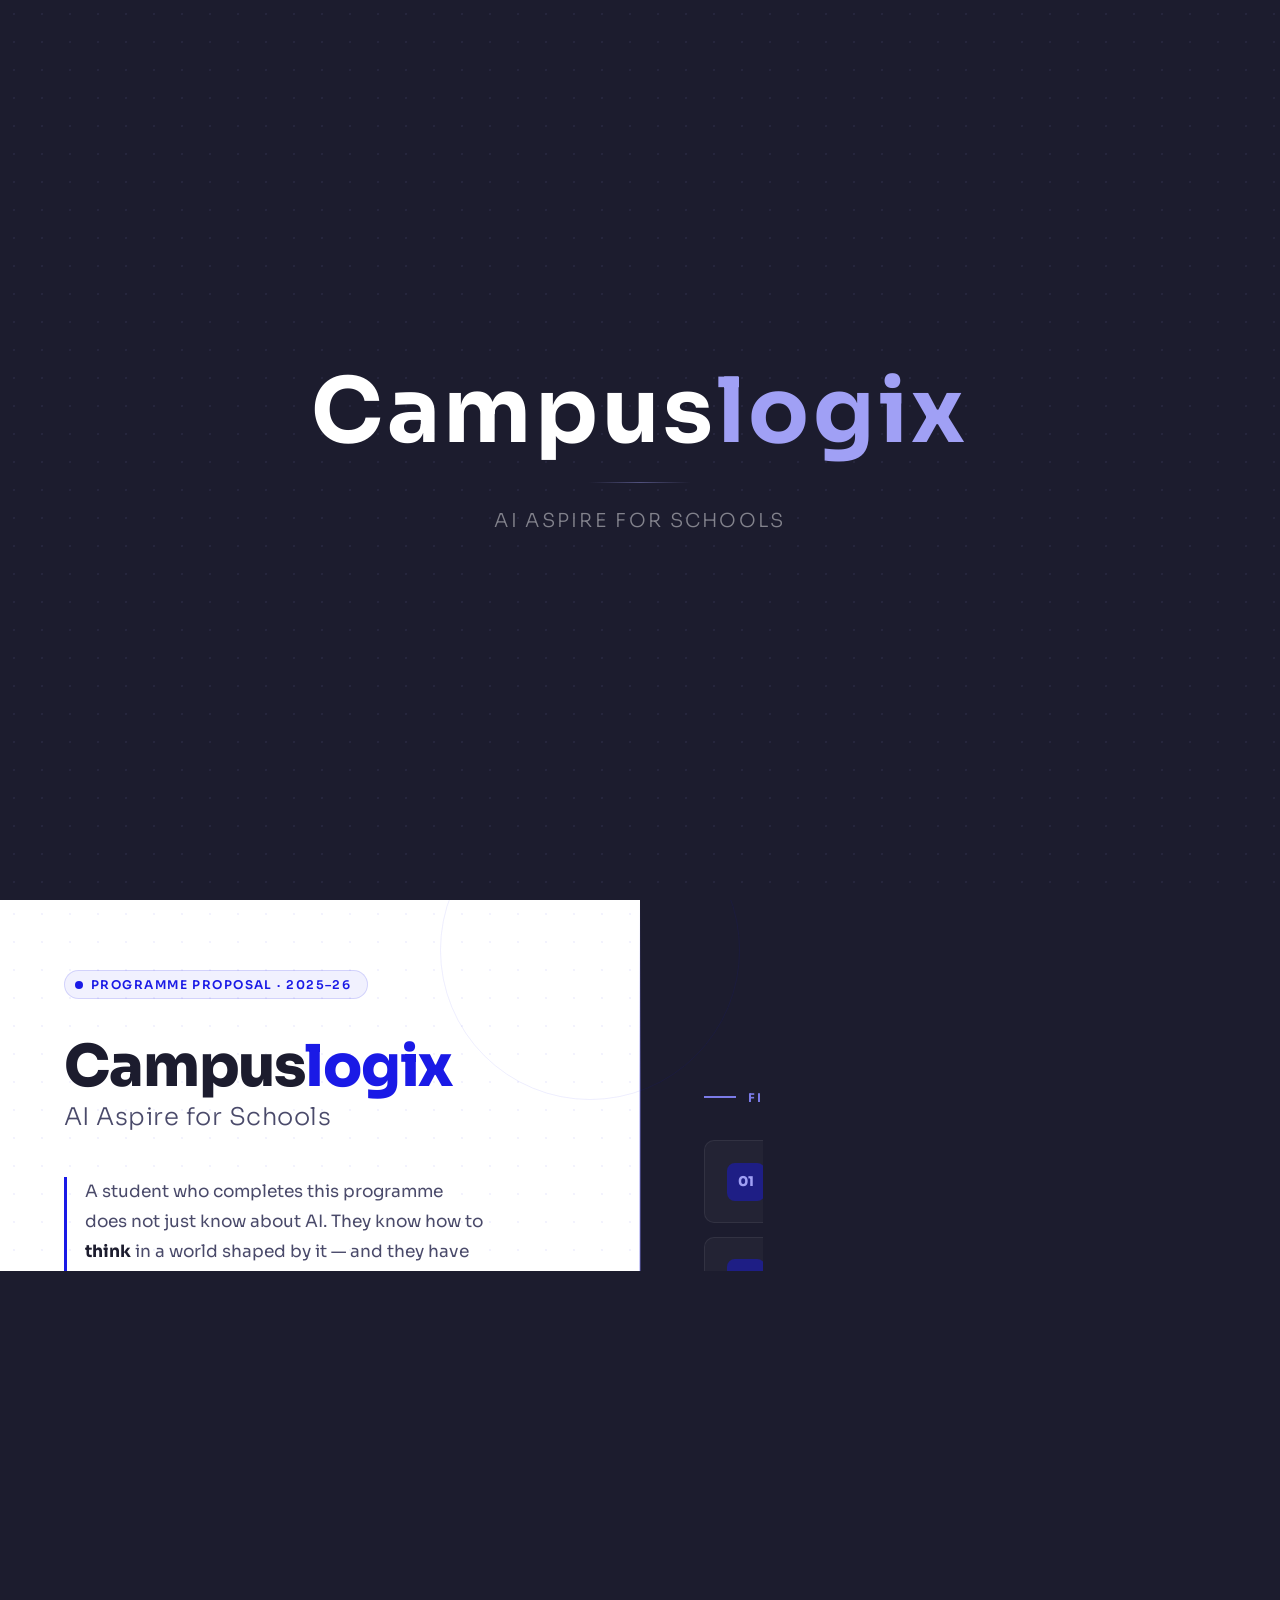
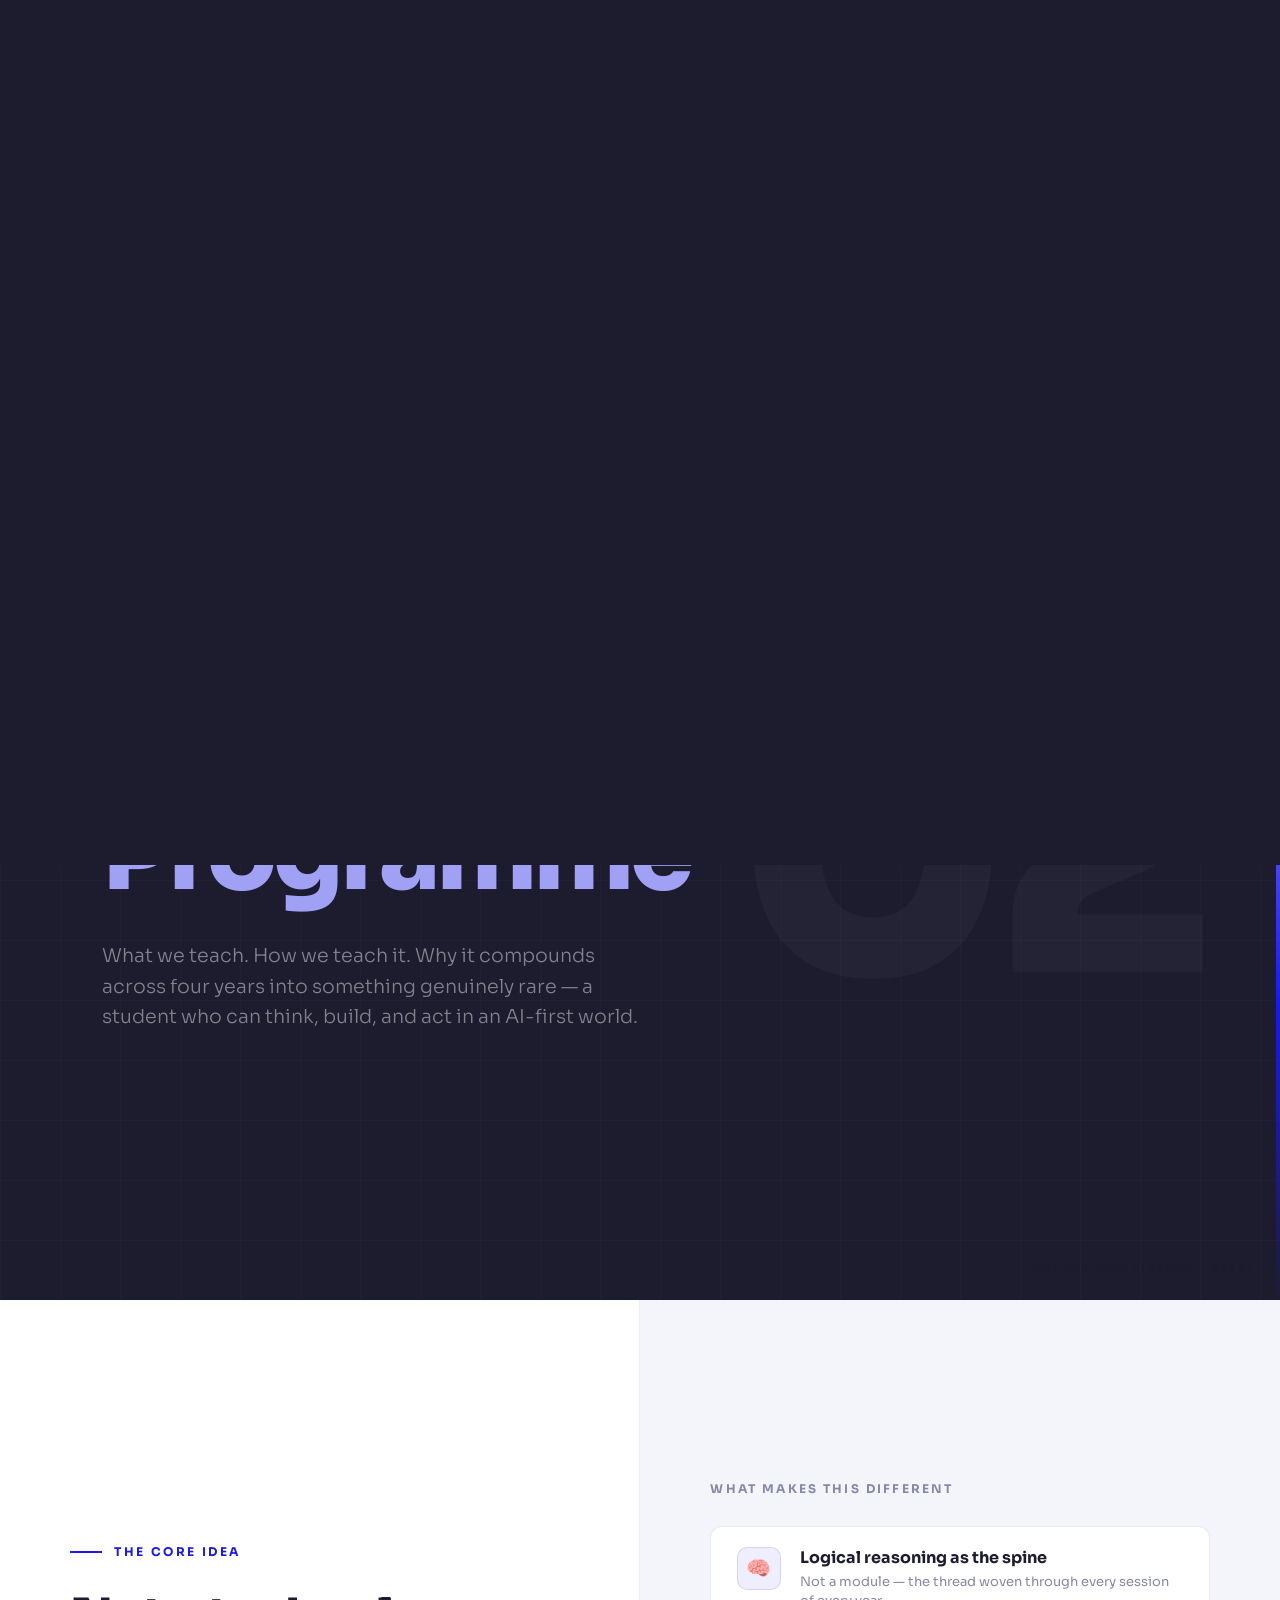
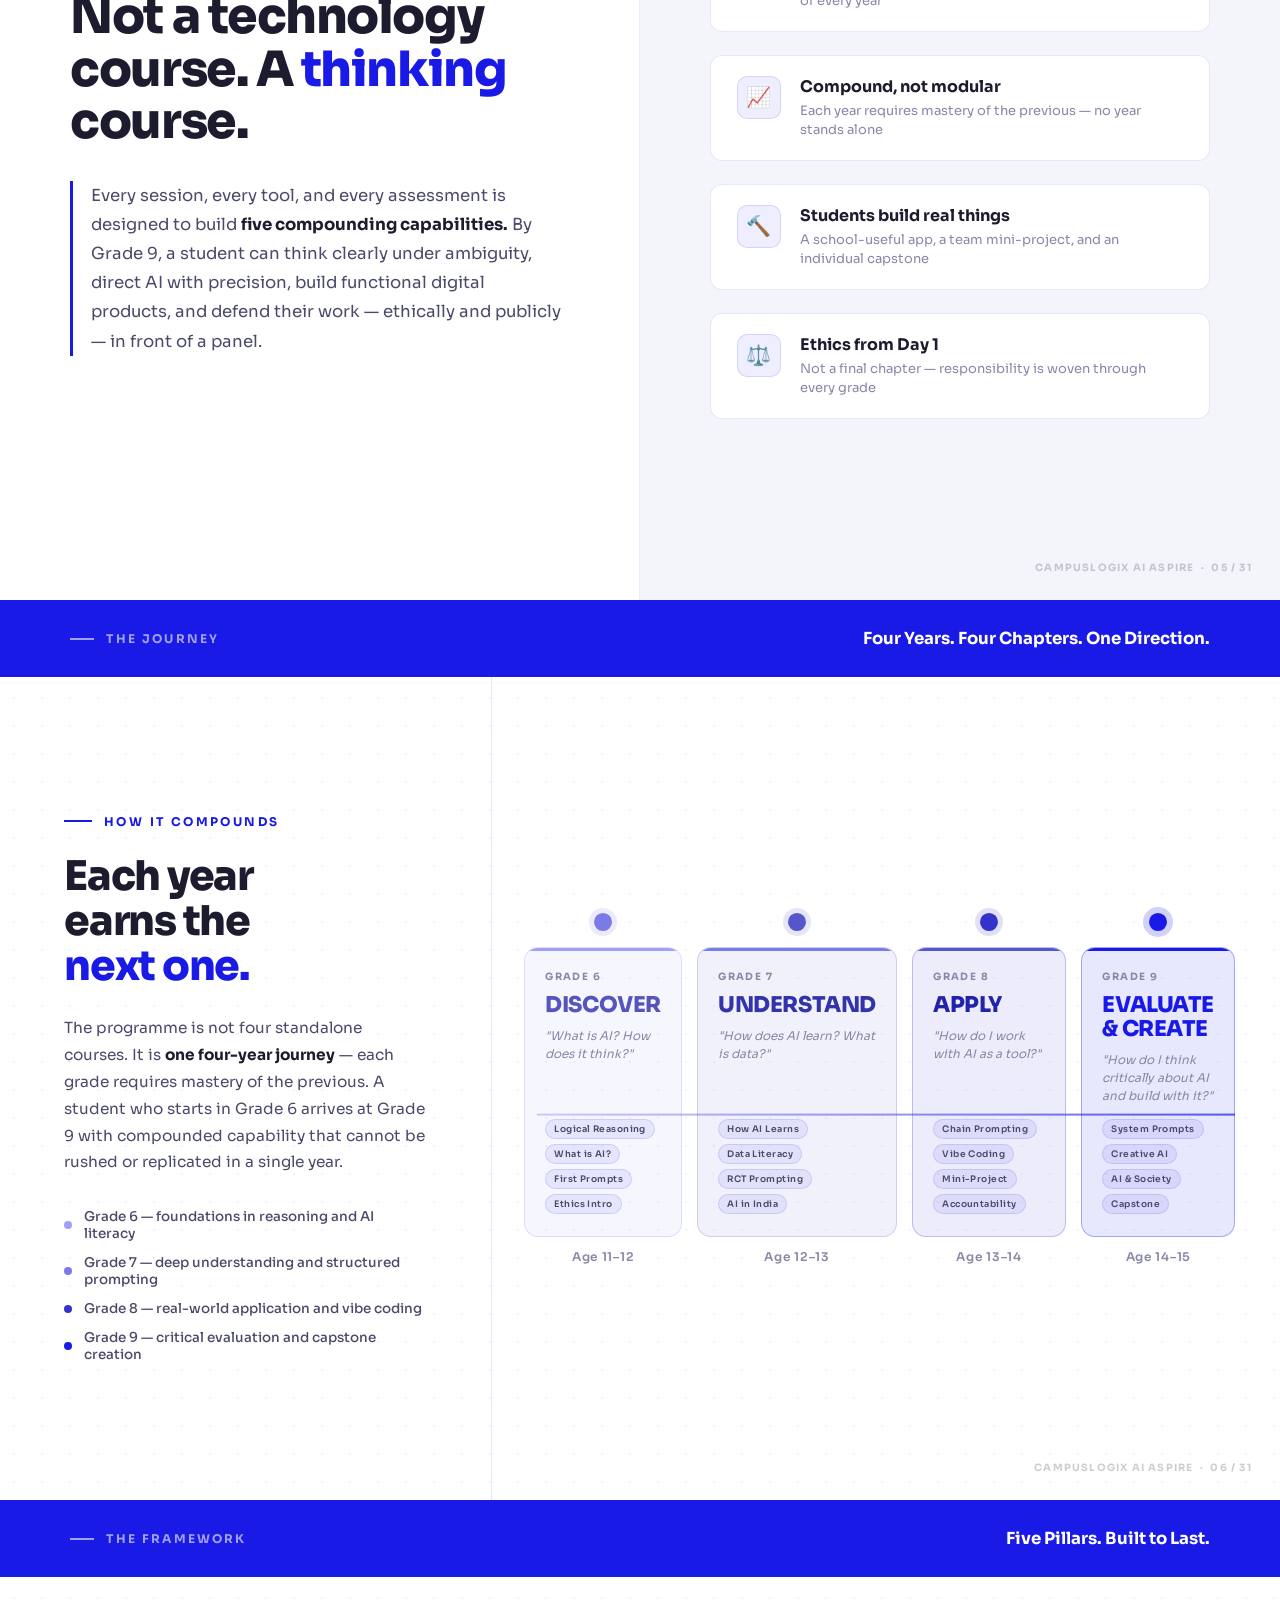
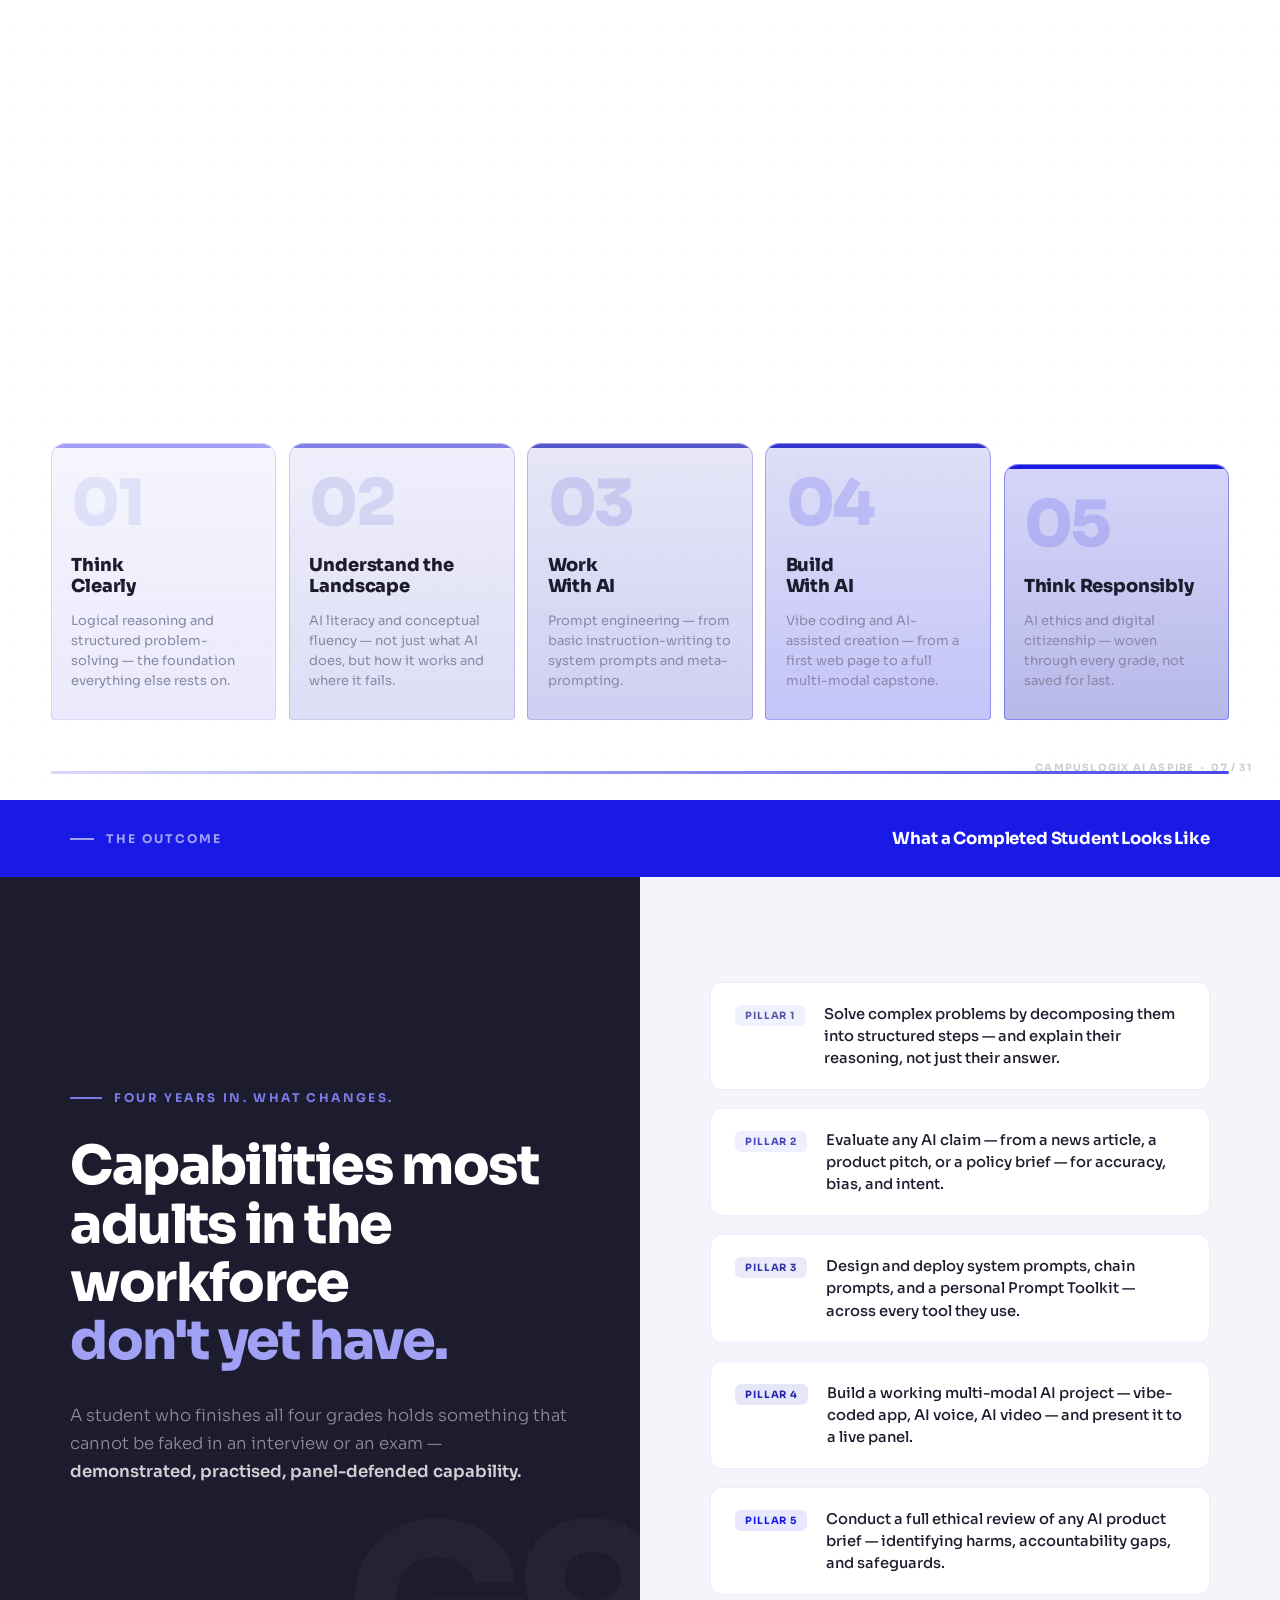
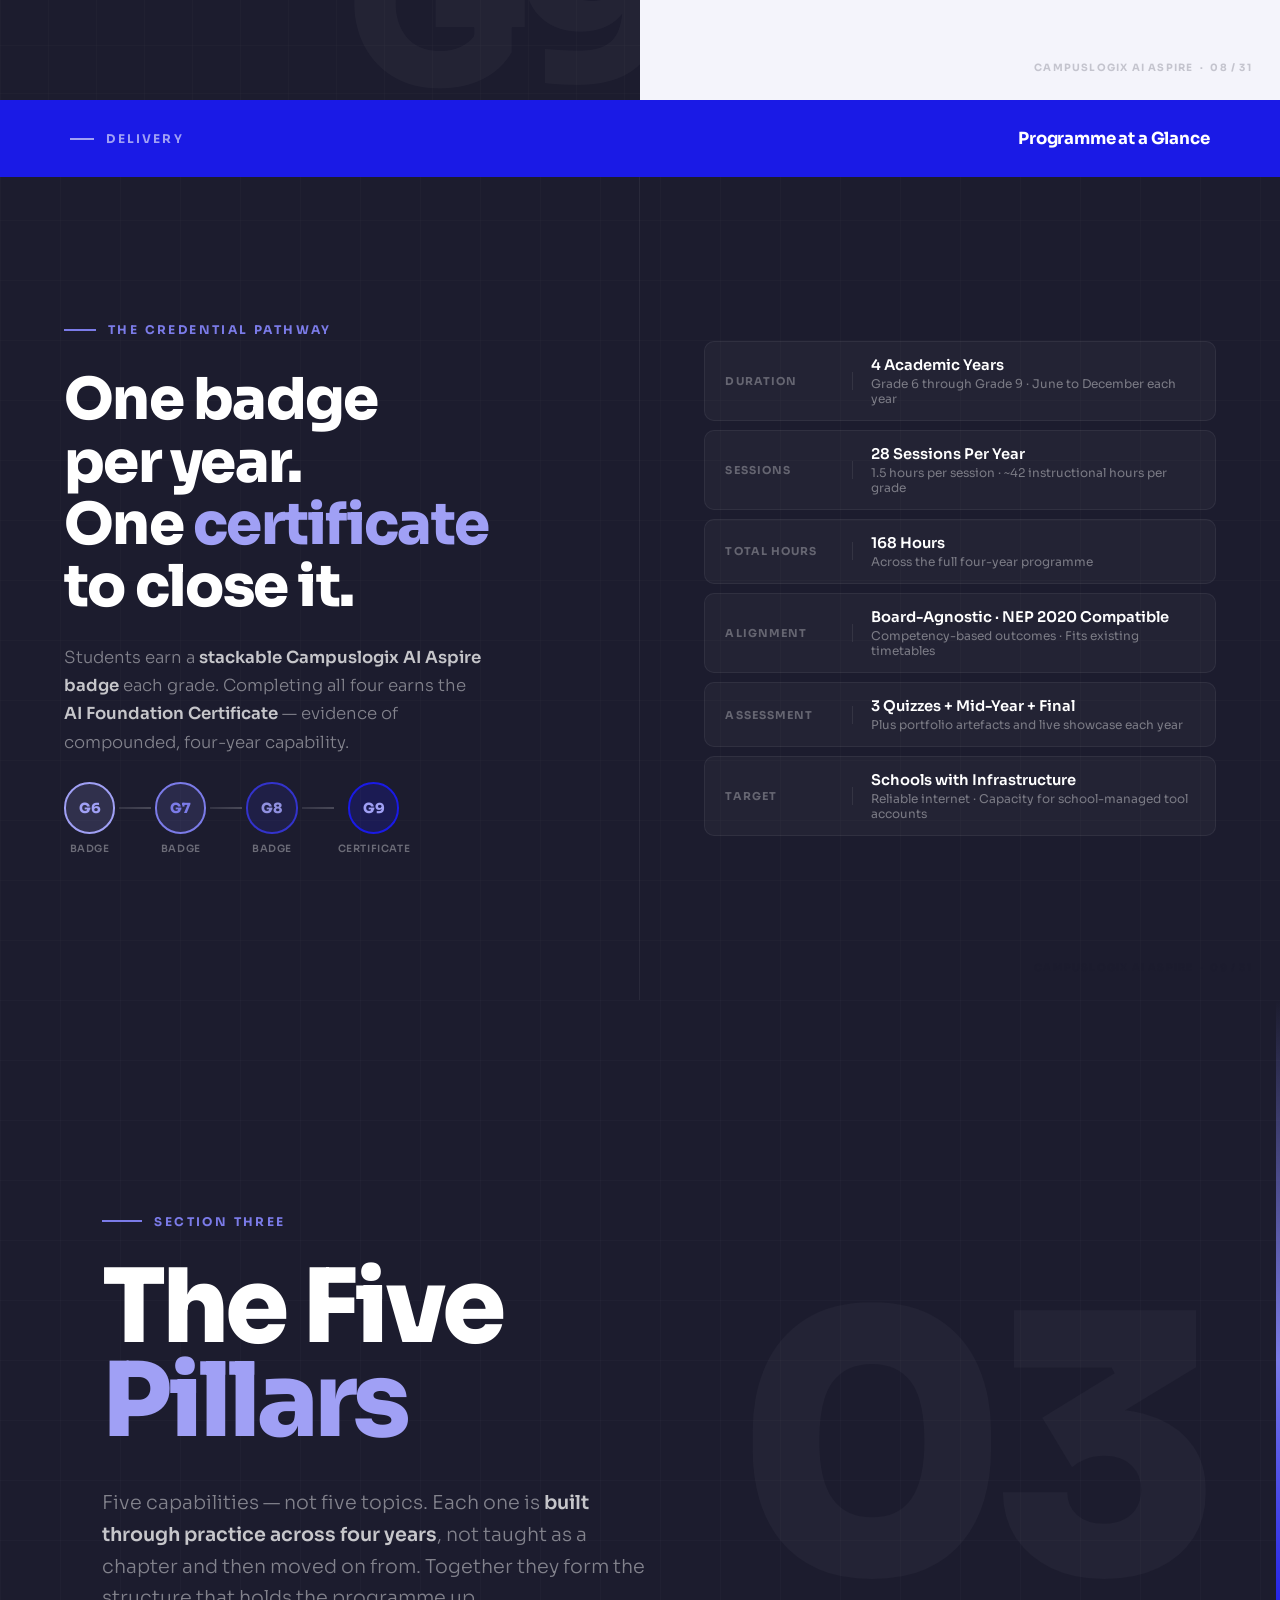
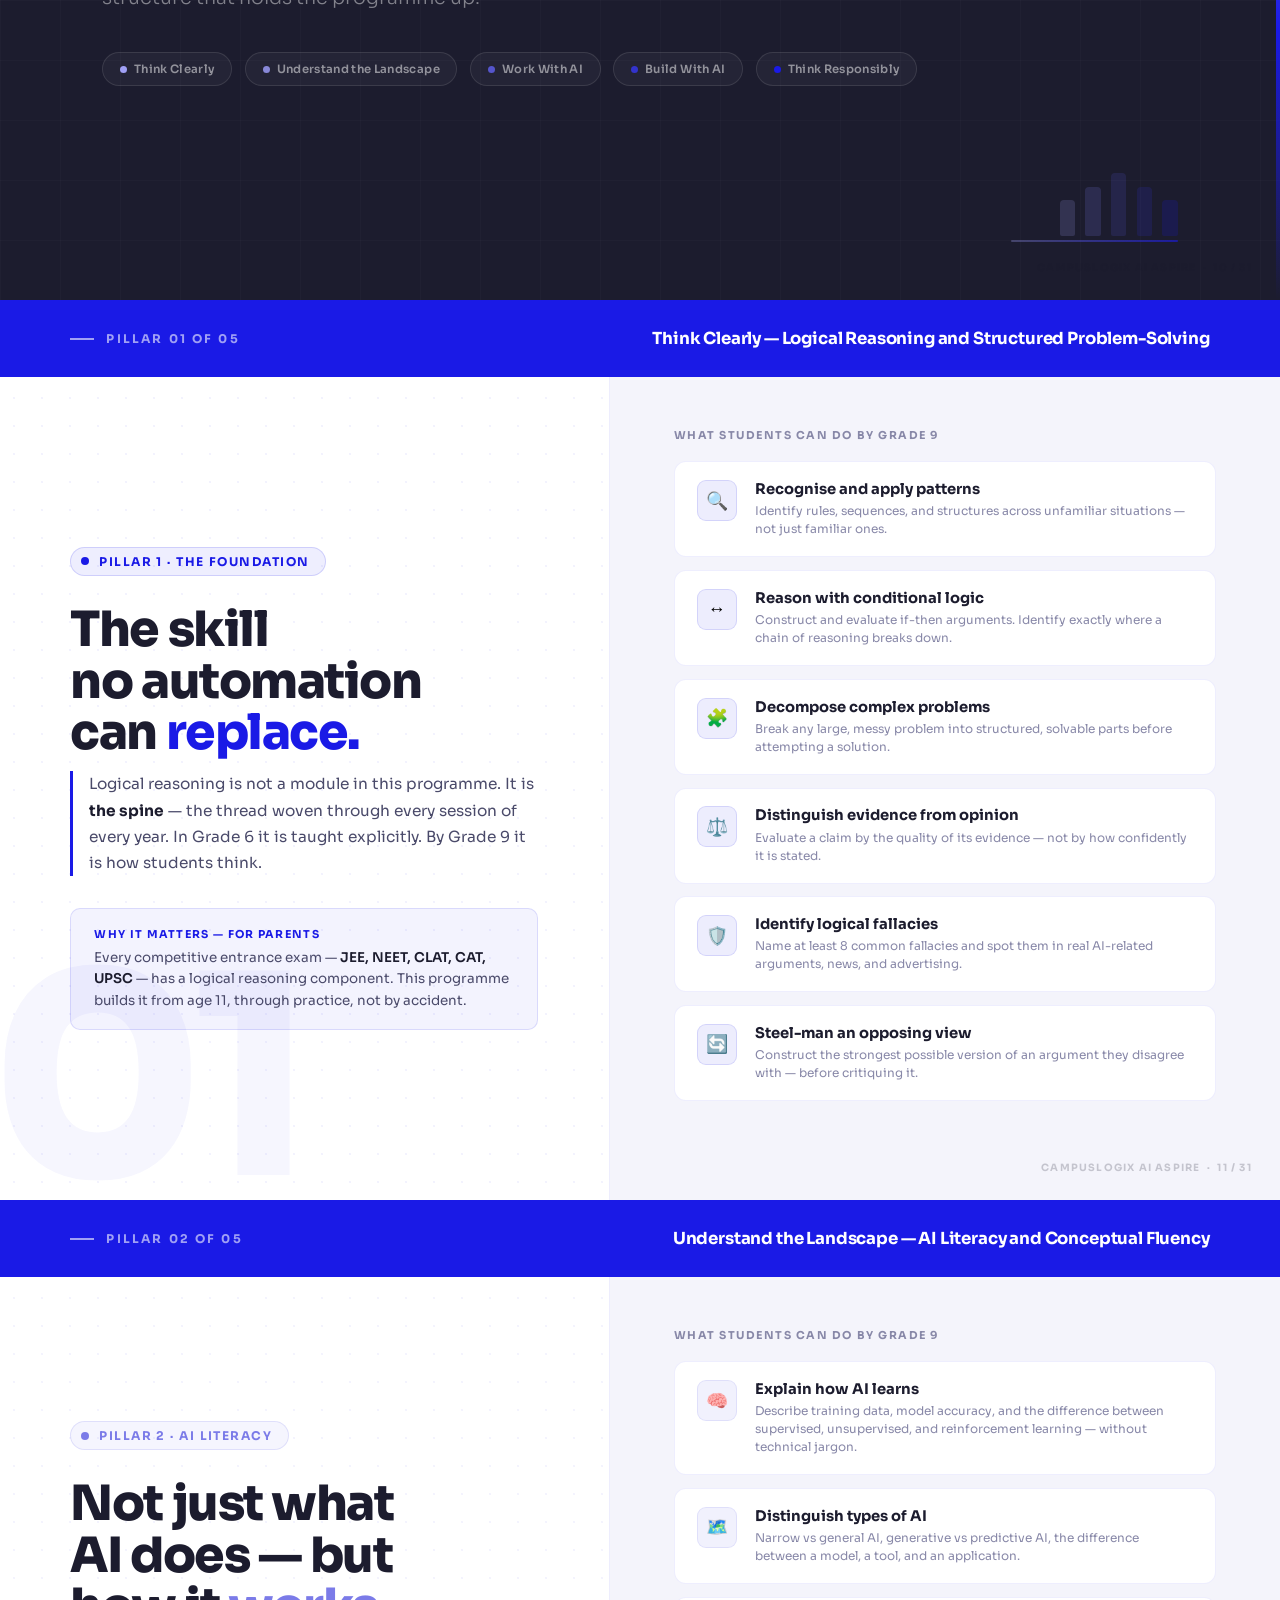
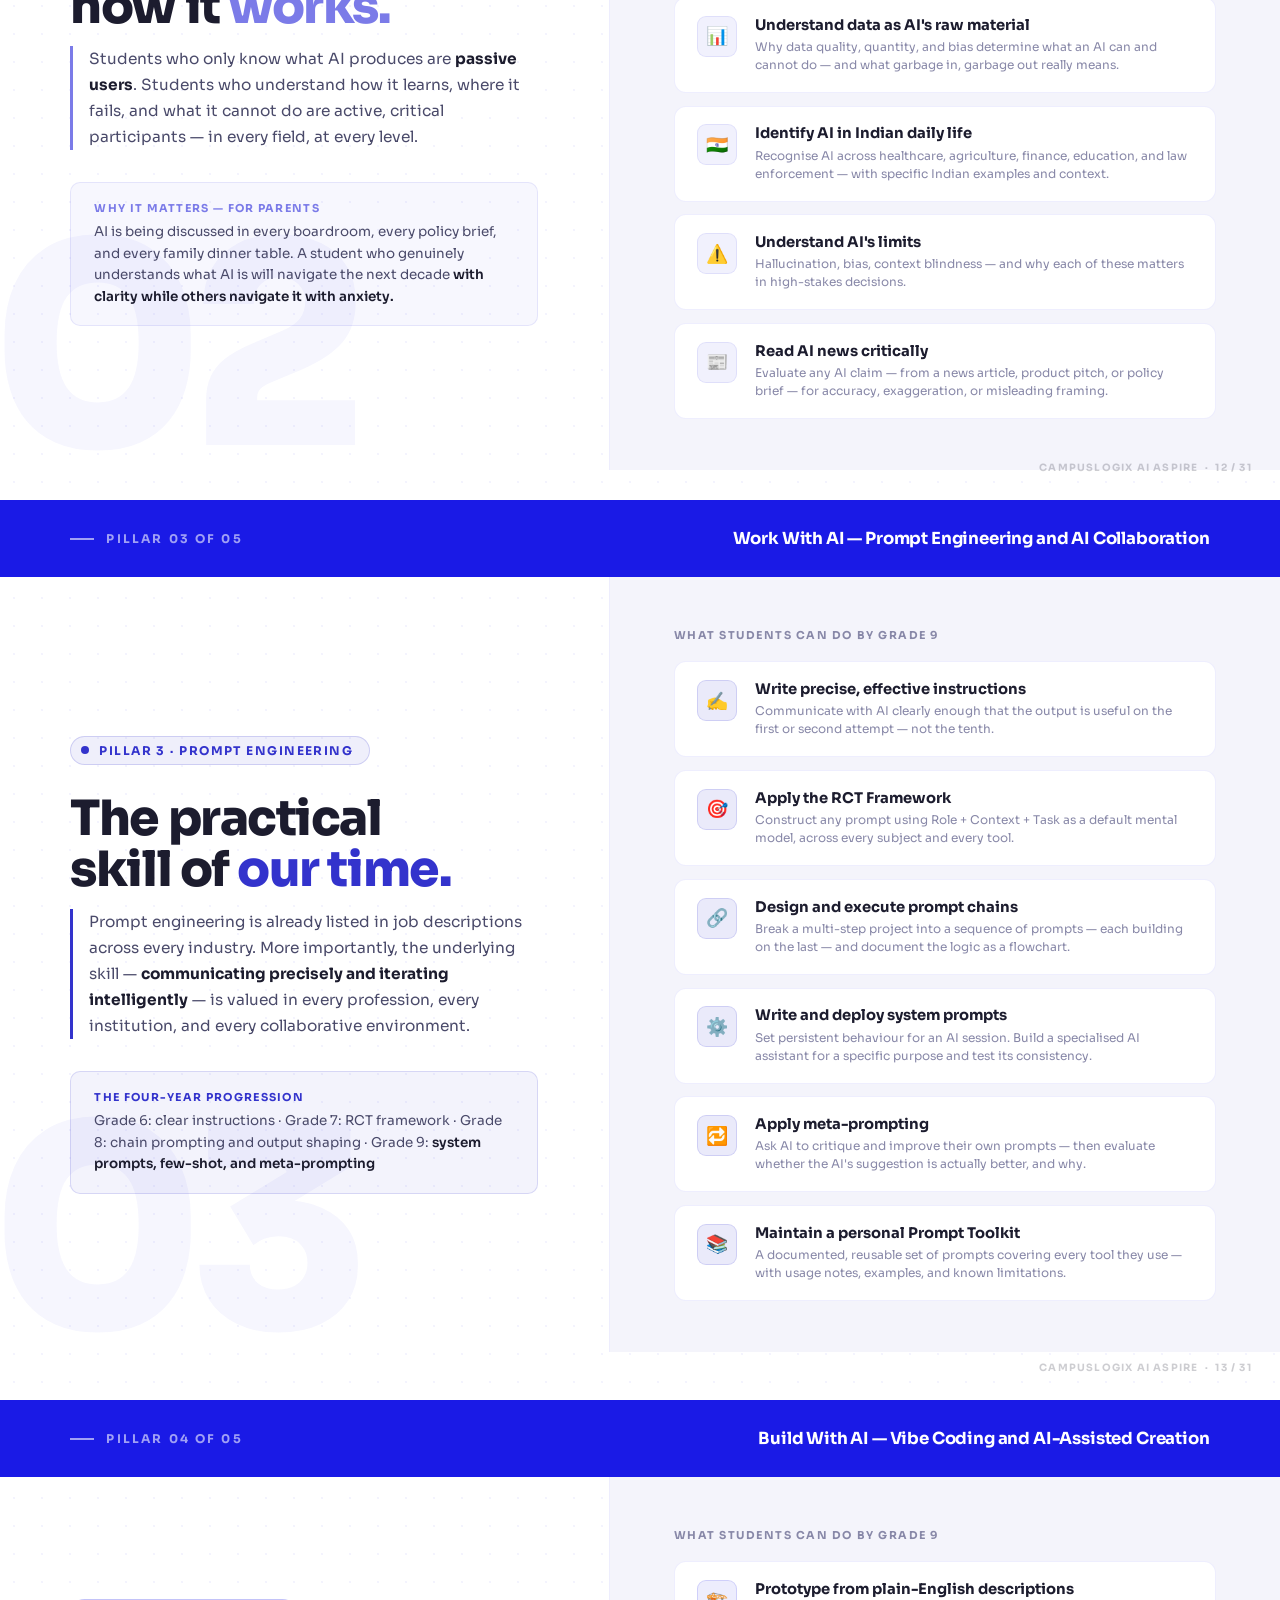
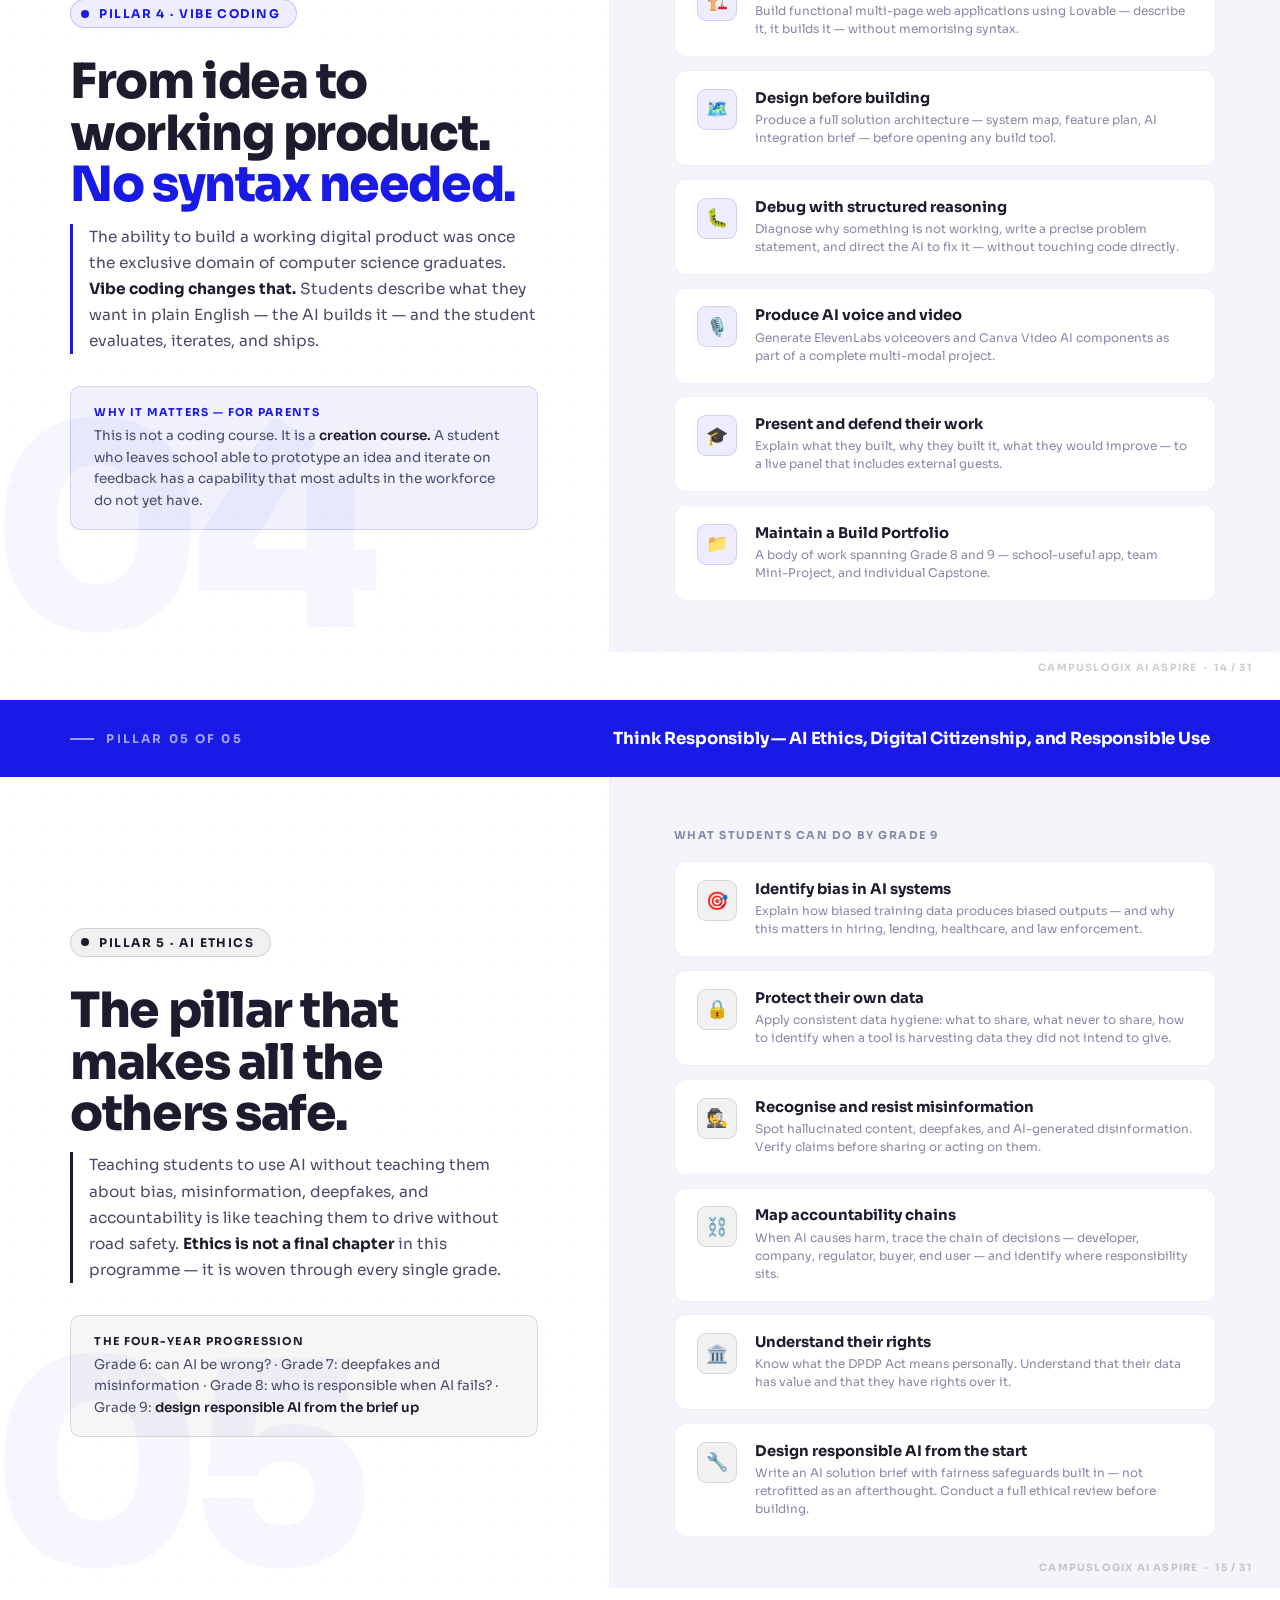
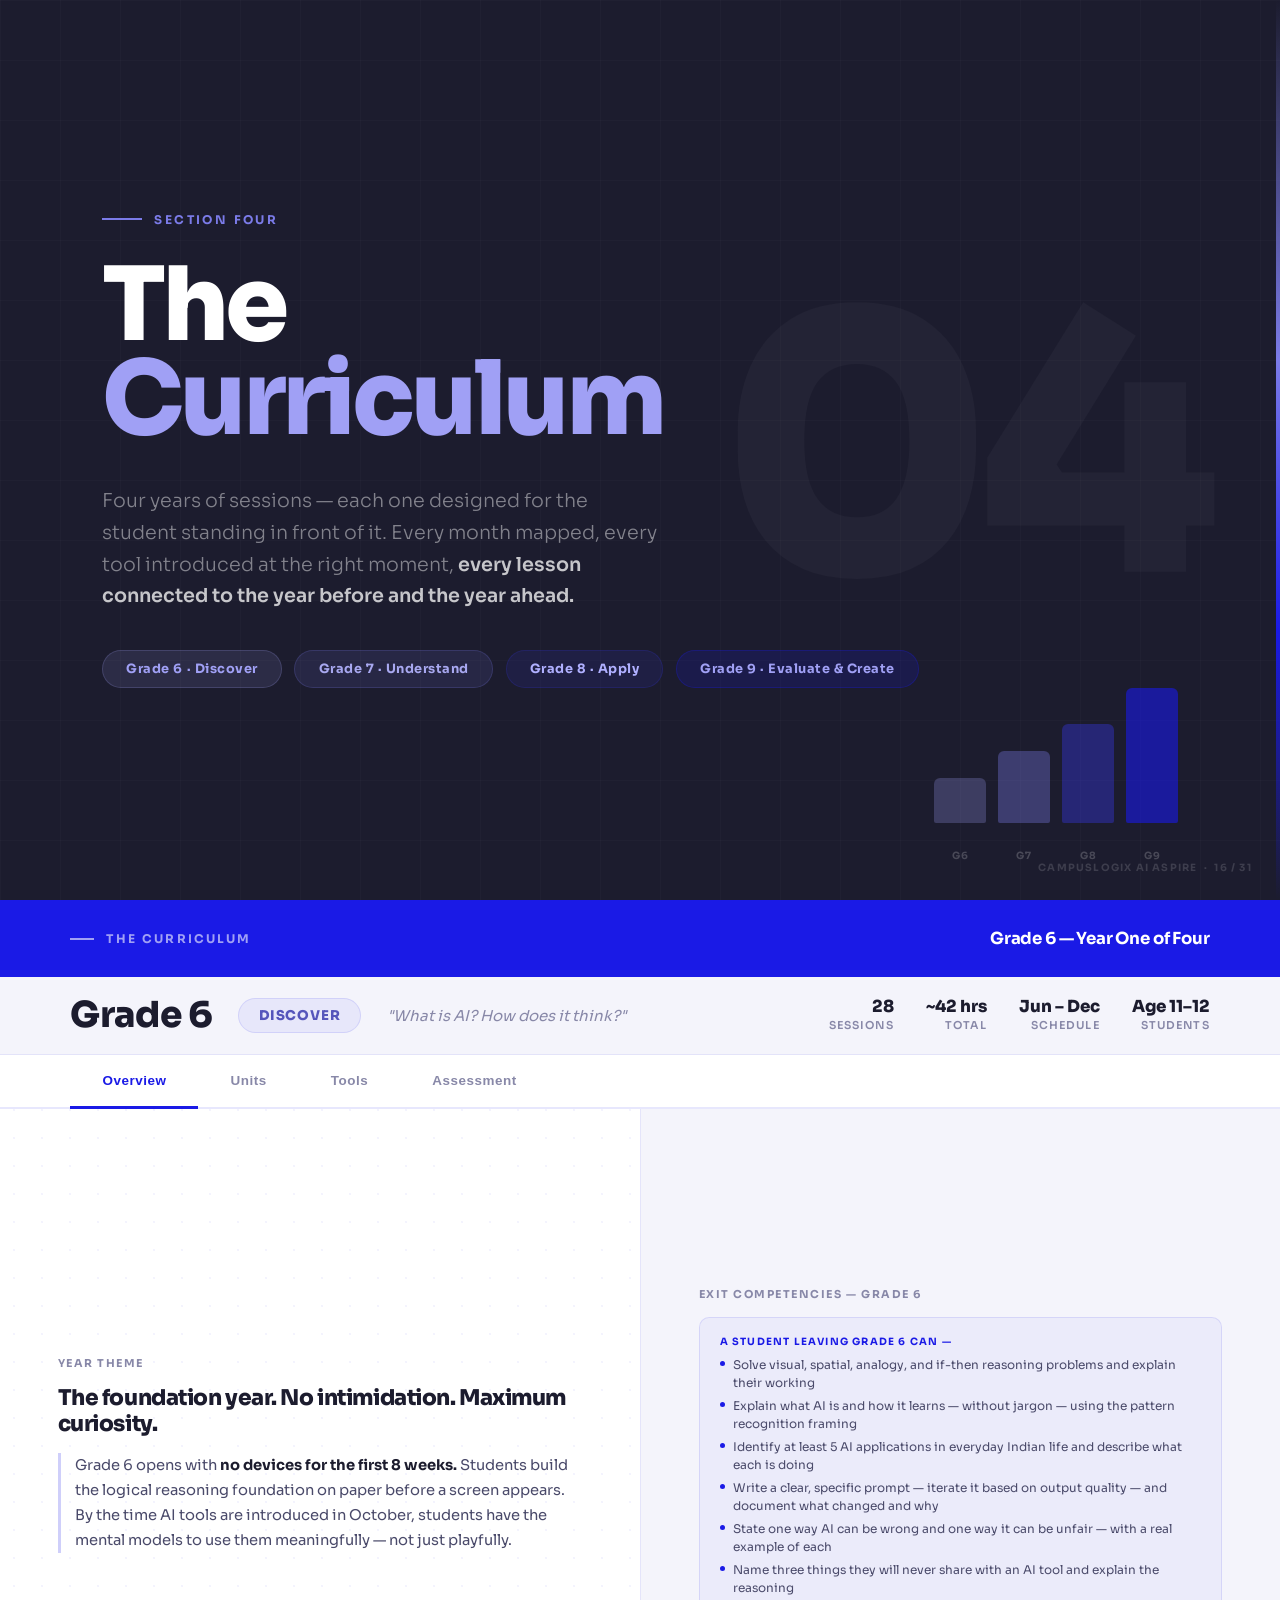
<file: campuslogix_deck_master.html>
<!DOCTYPE html>
<html lang="en">
<head>
<meta charset="UTF-8">
<meta name="viewport" content="width=device-width, initial-scale=1.0">
<title>Campuslogix AI Aspire for Schools</title>
<link rel="preconnect" href="https://fonts.googleapis.com">
<link rel="preconnect" href="https://fonts.gstatic.com" crossorigin>
<link href="https://fonts.googleapis.com/css2?family=Sora:wght@300;400;600;700;800&display=swap" rel="stylesheet">
<style>
*,*::before,*::after{box-sizing:border-box;margin:0;padding:0}
:root{--deep-blue:#1A1AE6;--mid-blue:#3333CC;--periwinkle:#7B7BE8;--pale-blue:#A0A0F5;--off-white:#F4F4FB;--dark-navy:#1C1C2E;--white:#FFFFFF;--mid-grey:#4A4A6A;--light-grey:#8888A8}
html,body{width:100%;height:auto;font-family:'Sora',sans-serif;overflow:auto}
.deck{width:100%;height:auto;position:relative}
.slide{position:relative;display:block;width:100%;min-height:100vh;transform:none;overflow:hidden}
/* ── SLIDE 00 — TITLE ── */
#slide-00{background:var(--dark-navy);display:flex;align-items:center;justify-content:center;position:relative;overflow:hidden}
#slide-00::before{content:'';position:absolute;inset:0;background-image:radial-gradient(rgba(160,160,245,0.07) 1px,transparent 1px);background-size:28px 28px;pointer-events:none}
.s00-inner{position:relative;z-index:1;display:flex;flex-direction:column;align-items:center;gap:clamp(16px,2vw,28px);text-align:center;padding:clamp(40px,6vw,80px)}
.s00-wordmark{font-size:clamp(52px,7vw,96px);font-weight:700;letter-spacing:0.04em;line-height:1;white-space:nowrap}
.s00-wordmark .campus{color:#FFFFFF}
.s00-wordmark .logix{color:#A0A0F5}
.s00-programme{font-size:clamp(14px,1.5vw,20px);font-weight:300;color:rgba(255,255,255,0.45);letter-spacing:0.12em;text-transform:uppercase}
.s00-divider{width:clamp(60px,8vw,120px);height:1px;background:linear-gradient(90deg,transparent,rgba(160,160,245,0.4),transparent)}
/* ── section_01_open.html ── */
/* ── RESET ───────────────────────────────────────────────────────────────── */
*, *::before, *::after { box-sizing: border-box; margin: 0; padding: 0; }

:root {
  --deep-blue:  #1A1AE6;
  --mid-blue:   #3333CC;
  --periwinkle: #7B7BE8;
  --pale-blue:  #A0A0F5;
  --off-white:  #F4F4FB;
  --dark-navy:  #1C1C2E;
  --white:      #FFFFFF;
  --mid-grey:   #4A4A6A;
  --light-grey: #8888A8;
}

html, body {
  width: 100%; height: auto;
  font-family: 'Sora', sans-serif;
  background: var(--dark-navy);
  overflow: auto;
}

/* ── DECK WRAPPER ────────────────────────────────────────────────────────── */
.deck {
  width: 100%;
  height: auto;
  position: relative;
}

/* Each slide fills the full viewport, stacked vertically */
.slide {
  position: relative;
  display: block;
  width: 100%;
  min-height: 100vh;
  transform: none;
  overflow: hidden;
}

/* ── SLIDE BADGE (shared) ────────────────────────────────────────────────── */
.slide-badge {
  position: absolute;
  bottom: clamp(16px, 2vw, 28px);
  right: clamp(20px, 2.2vw, 32px);
  font-size: 10px; font-weight: 700;
  letter-spacing: 0.12em; text-transform: uppercase;
  color: rgba(255,255,255,0.15);
  z-index: 10;
}
.slide-badge.dark-text { color: rgba(28,28,46,0.22); }

/* ═══════════════════════════════════════════════════════════════════════════
   SLIDE 01 — HERO
   ═══════════════════════════════════════════════════════════════════════════ */
#slide-01 {
  display: grid;
  grid-template-columns: 1fr 1fr;
  background: var(--white);
}

/* Left panel */
.s1-left {
  background: var(--white);
  display: flex; flex-direction: column; justify-content: space-between;
  padding: clamp(40px,5.5vw,76px) clamp(40px,5vw,72px);
  position: relative; z-index: 2;
}
.s1-left::before {
  content: ''; position: absolute; inset: 0;
  background-image: radial-gradient(circle, rgba(26,26,230,0.055) 1px, transparent 1px);
  background-size: 28px 28px; pointer-events: none;
}
.s1-left::after {
  content: ''; position: absolute; top: -100px; right: -100px;
  width: 300px; height: 300px; border-radius: 50%;
  border: 1.5px solid rgba(26,26,230,0.07); pointer-events: none;
}
.s1-left-top, .s1-left-bottom { position: relative; z-index: 1; }

.label-chip {
  display: inline-flex; align-items: center; gap: 8px;
  background: rgba(26,26,230,0.06); border: 1px solid rgba(26,26,230,0.14);
  border-radius: 100px; padding: 6px 16px 6px 10px;
  margin-bottom: clamp(24px,3vw,40px);
}
.label-chip .dot {
  width: 8px; height: 8px; border-radius: 50%; background: var(--deep-blue);
  animation: pulse 2.4s ease-in-out infinite;
}
@keyframes pulse { 0%,100%{opacity:1;transform:scale(1)} 50%{opacity:0.35;transform:scale(0.7)} }
.label-chip span {
  font-size: clamp(10px,1vw,12px); font-weight: 600;
  letter-spacing: 0.12em; text-transform: uppercase; color: var(--deep-blue);
}

.wordmark {
  font-size: clamp(36px,4.5vw,64px); font-weight: 800;
  color: var(--dark-navy); line-height: 1; letter-spacing: -0.02em; margin-bottom: 6px;
}
.wordmark em { font-style: normal; color: var(--deep-blue); }

.programme-name {
  font-size: clamp(15px,1.9vw,25px); font-weight: 300;
  color: var(--mid-grey); letter-spacing: 0.02em; margin-bottom: clamp(28px,3.5vw,48px);
}

.hero-statement {
  font-size: clamp(13px,1.35vw,17px); font-weight: 400; color: var(--mid-grey);
  line-height: 1.75; max-width: 420px;
  border-left: 3px solid var(--deep-blue); padding-left: 18px;
}
.hero-statement strong { color: var(--dark-navy); font-weight: 700; }

.meta-tags { display: flex; flex-wrap: wrap; gap: 10px; margin-bottom: 14px; }
.tag {
  font-size: clamp(9px,0.9vw,11px); font-weight: 600;
  letter-spacing: 0.1em; text-transform: uppercase; color: var(--light-grey);
  display: flex; align-items: center; gap: 10px;
}
.tag::after { content: '·'; color: rgba(26,26,230,0.22); }
.tag:last-child::after { display: none; }
.attribution { font-size: clamp(10px,1vw,13px); color: #BBBBCC; }
.attribution strong { color: var(--mid-grey); font-weight: 600; }

/* Junction line */
.junction {
  position: absolute; top: 0; left: 50%; transform: translateX(-50%);
  width: 2px; height: 100%;
  background: linear-gradient(to bottom, transparent 0%, rgba(123,123,232,0.4) 20%, rgba(123,123,232,0.4) 80%, transparent 100%);
  z-index: 5; pointer-events: none;
}

/* Right panel */
.s1-right {
  background: var(--dark-navy);
  display: flex; flex-direction: column; justify-content: center;
  padding: clamp(40px,6vw,80px) clamp(40px,5vw,72px);
  position: relative; overflow: hidden;
}
.bg-numeral {
  position: absolute; right: -40px; bottom: -60px;
  font-size: clamp(200px,28vw,380px); font-weight: 800;
  color: rgba(255,255,255,0.025); line-height: 1;
  pointer-events: none; user-select: none; letter-spacing: -0.05em;
}
.s1-right-content { position: relative; z-index: 1; }

.section-label {
  font-size: clamp(10px,0.95vw,12px); font-weight: 700;
  letter-spacing: 0.18em; text-transform: uppercase; color: var(--periwinkle);
  margin-bottom: clamp(24px,2.8vw,38px); display: flex; align-items: center; gap: 12px;
}
.section-label::before { content: ''; display: block; width: 32px; height: 2px; background: var(--periwinkle); }

.pillar-stack { display: flex; flex-direction: column; gap: clamp(10px,1.1vw,14px); }

.pillar {
  display: flex; align-items: center; gap: clamp(14px,1.5vw,20px);
  padding: clamp(13px,1.4vw,18px) clamp(16px,1.8vw,22px);
  border-radius: 10px; border: 1px solid rgba(255,255,255,0.07);
  background: rgba(255,255,255,0.03);
  transition: border-color 0.2s, background 0.2s;
}
.pillar:hover { border-color: rgba(123,123,232,0.35); background: rgba(123,123,232,0.07); }
.pillar-num {
  width: clamp(32px,3vw,42px); height: clamp(32px,3vw,42px); border-radius: 8px;
  background: rgba(26,26,230,0.45);
  display: flex; align-items: center; justify-content: center;
  font-size: clamp(11px,1.05vw,14px); font-weight: 800; color: var(--pale-blue); flex-shrink: 0;
}
.pillar-text { display: flex; flex-direction: column; gap: 5px; }
.pillar-name { font-size: clamp(14px,1.35vw,18px); font-weight: 700; color: var(--white); }
.pillar-desc { font-size: clamp(12px,1.1vw,14px); font-weight: 400; color: #9090B8; }


/* ═══════════════════════════════════════════════════════════════════════════
   SLIDE 02 — THE OPPORTUNITY
   ═══════════════════════════════════════════════════════════════════════════ */
#slide-02 {
  display: grid;
  grid-template-rows: auto 1fr;
  background: var(--white);
}
#slide-02::before {
  content: ''; position: absolute; inset: 0;
  background-image: radial-gradient(circle, rgba(26,26,230,0.055) 1px, transparent 1px);
  background-size: 28px 28px; pointer-events: none; z-index: 0;
}

.top-bar {
  background: var(--deep-blue);
  padding: clamp(18px,2.2vw,28px) clamp(48px,5.5vw,80px);
  display: flex; align-items: center; justify-content: space-between;
  position: relative; z-index: 2;
}
.top-bar-label {
  font-size: clamp(10px,0.95vw,12px); font-weight: 700;
  letter-spacing: 0.18em; text-transform: uppercase; color: var(--pale-blue);
  display: flex; align-items: center; gap: 12px;
}
.top-bar-label::before { content: ''; display: block; width: 24px; height: 2px; background: var(--pale-blue); }
.top-bar-title {
  font-size: clamp(13px,1.3vw,17px); font-weight: 700; color: var(--white); letter-spacing: -0.01em;
}

.s2-content {
  display: grid; grid-template-columns: 1fr 1fr;
  position: relative; z-index: 1; overflow: hidden;
}

.col-left {
  padding: clamp(36px,4.5vw,64px) clamp(48px,5.5vw,80px);
  display: flex; flex-direction: column; justify-content: center;
  border-right: 1px solid rgba(26,26,230,0.1);
}
.col-heading {
  font-size: clamp(22px,2.8vw,40px); font-weight: 800;
  color: var(--dark-navy); line-height: 1.15; letter-spacing: -0.02em;
  margin-bottom: clamp(20px,2.5vw,36px);
}
.col-heading em { font-style: normal; color: var(--deep-blue); }

.reality-list { display: flex; flex-direction: column; gap: clamp(14px,1.6vw,22px); }
.reality-item { display: flex; align-items: flex-start; gap: clamp(14px,1.5vw,20px); }
.reality-icon {
  width: clamp(36px,3.6vw,48px); height: clamp(36px,3.6vw,48px);
  border-radius: 10px; background: rgba(26,26,230,0.07); border: 1px solid rgba(26,26,230,0.12);
  display: flex; align-items: center; justify-content: center;
  font-size: clamp(16px,1.7vw,22px); flex-shrink: 0;
}
.reality-title {
  font-size: clamp(13px,1.3vw,17px); font-weight: 700; color: var(--dark-navy); margin-bottom: 4px;
}
.reality-sub {
  font-size: clamp(11px,1.05vw,13px); font-weight: 400; color: var(--light-grey); line-height: 1.55;
}

.col-right {
  padding: clamp(36px,4.5vw,64px) clamp(48px,5.5vw,80px);
  display: flex; flex-direction: column; justify-content: center; position: relative;
}
.col-right::before {
  content: 'GAP'; position: absolute; bottom: -20px; right: -10px;
  font-size: clamp(120px,16vw,220px); font-weight: 800;
  color: rgba(26,26,230,0.04); line-height: 1;
  letter-spacing: -0.04em; pointer-events: none; user-select: none;
}
.gap-heading {
  font-size: clamp(22px,2.8vw,40px); font-weight: 800;
  color: var(--dark-navy); line-height: 1.15; letter-spacing: -0.02em;
  margin-bottom: clamp(20px,2.5vw,36px);
}
.gap-heading em { font-style: normal; color: var(--deep-blue); }
.gap-statement {
  font-size: clamp(13px,1.3vw,17px); font-weight: 400; color: var(--mid-grey);
  line-height: 1.75; margin-bottom: clamp(24px,3vw,40px);
  border-left: 3px solid var(--deep-blue); padding-left: 18px;
}
.gap-statement strong { color: var(--dark-navy); font-weight: 700; }

.gap-cards { display: flex; flex-direction: column; gap: clamp(10px,1.2vw,16px); }
.gap-card {
  padding: clamp(14px,1.5vw,20px) clamp(18px,2vw,26px);
  border-radius: 10px; border: 1px solid rgba(26,26,230,0.12);
  background: rgba(26,26,230,0.04);
  display: flex; align-items: center; gap: 16px;
}
.gap-card-num {
  font-size: clamp(22px,2.4vw,32px); font-weight: 800;
  color: var(--deep-blue); letter-spacing: -0.02em; flex-shrink: 0;
  min-width: clamp(50px,5vw,70px);
}
.gap-card-label { font-size: clamp(12px,1.15vw,15px); font-weight: 500; color: var(--dark-navy); line-height: 1.4; }
.gap-card-sub { font-size: clamp(10px,0.95vw,12px); font-weight: 400; color: var(--light-grey); margin-top: 3px; }


/* ═══════════════════════════════════════════════════════════════════════════
   SLIDE 03 — DEFINITION
   ═══════════════════════════════════════════════════════════════════════════ */
#slide-03 {
  display: flex; flex-direction: column;
  background: var(--dark-navy);
}

.top-rule {
  position: absolute; top: 0; left: 0; right: 0; height: 4px;
  background: linear-gradient(to right, var(--deep-blue) 0%, var(--periwinkle) 50%, transparent 100%);
  z-index: 3;
}

/* Background circles repositioned — bottom right corner only */
.bg-circle-1 {
  position: absolute; right: -220px; bottom: -220px;
  width: clamp(500px,55vw,700px); height: clamp(500px,55vw,700px);
  border-radius: 50%; border: 1px solid rgba(123,123,232,0.08); pointer-events: none;
}
.bg-circle-2 {
  position: absolute; right: -120px; bottom: -120px;
  width: clamp(340px,38vw,480px); height: clamp(340px,38vw,480px);
  border-radius: 50%; border: 1px solid rgba(123,123,232,0.05); pointer-events: none;
}
.bg-circle-3 {
  position: absolute; right: -40px; bottom: -40px;
  width: clamp(180px,22vw,280px); height: clamp(180px,22vw,280px);
  border-radius: 50%; background: rgba(26,26,230,0.05); border: 1px solid rgba(26,26,230,0.1); pointer-events: none;
}

/* Full-width single-column content — statement top, stats bottom */
.s3-content {
  flex: 1;
  display: flex; flex-direction: column; justify-content: center;
  padding: clamp(36px,5vw,64px) clamp(60px,7vw,100px) clamp(24px,3vw,40px);
  position: relative; z-index: 2;
  gap: clamp(24px,3vw,40px);
}

/* Statement block — full width, left-aligned */
.statement-col {
  display: flex; flex-direction: column;
  max-width: 820px;
}

.eyebrow {
  font-size: clamp(10px,0.95vw,12px); font-weight: 700;
  letter-spacing: 0.2em; text-transform: uppercase; color: var(--periwinkle);
  display: flex; align-items: center; gap: 12px;
  margin-bottom: clamp(16px,2vw,28px);
}
.eyebrow::before { content: ''; display: block; width: 32px; height: 2px; background: var(--periwinkle); }

/* Statement now on one line — no line breaks needed */
.main-statement {
  font-size: clamp(26px,3.6vw,52px); font-weight: 800;
  color: var(--white); line-height: 1.12; letter-spacing: -0.03em;
  margin-bottom: clamp(16px,2vw,28px);
}
.main-statement .accent { color: var(--pale-blue); }
.main-statement .break { display: inline; }

.sub-statement {
  font-size: clamp(13px,1.35vw,18px); font-weight: 300;
  color: rgba(255,255,255,0.55); line-height: 1.65; max-width: 720px;
  margin-bottom: clamp(16px,2vw,28px);
}
.sub-statement strong { color: rgba(255,255,255,0.85); font-weight: 600; }

.three-chips { display: flex; gap: clamp(8px,1vw,14px); flex-wrap: wrap; }
.chip {
  padding: clamp(7px,0.8vw,10px) clamp(14px,1.6vw,22px); border-radius: 100px;
  border: 1px solid rgba(255,255,255,0.12);
  font-size: clamp(11px,1vw,13px); font-weight: 600; letter-spacing: 0.04em;
  color: rgba(255,255,255,0.7); background: rgba(255,255,255,0.04);
}
.chip.primary { background: var(--deep-blue); border-color: var(--deep-blue); color: var(--white); }

/* ── STAT ROW — horizontal across full width ─────────────────────────────── */
.stat-row {
  display: grid;
  grid-template-columns: repeat(4, 1fr);
  gap: clamp(12px,1.4vw,20px);
  position: relative; z-index: 2;
}

.stat-block {
  display: flex; flex-direction: column; align-items: flex-start;
  padding: clamp(18px,2vw,26px) clamp(20px,2.2vw,30px);
  border-radius: 14px;
  border: 1px solid rgba(255,255,255,0.07);
  background: rgba(255,255,255,0.03);
  gap: 4px;
}
.stat-num {
  font-size: clamp(30px,4vw,52px); font-weight: 800;
  color: var(--pale-blue); letter-spacing: -0.03em; line-height: 1;
}
.stat-unit {
  font-size: clamp(10px,0.9vw,12px); font-weight: 700;
  color: var(--periwinkle); letter-spacing: 0.1em; text-transform: uppercase;
  margin-top: 2px;
}
.stat-label {
  font-size: clamp(11px,1vw,13px); font-weight: 400;
  color: rgba(255,255,255,0.4); line-height: 1.4; margin-top: 4px;
}

/* stat-divider no longer needed — keeping class harmless */
.stat-divider { display: none; }

.bottom-strip {
  padding: clamp(16px,2vw,24px) clamp(60px,7vw,100px);
  display: flex; align-items: center; justify-content: space-between;
  border-top: 1px solid rgba(255,255,255,0.06);
  position: relative; z-index: 2;
}
.bottom-wordmark {
  font-size: clamp(12px,1.2vw,16px); font-weight: 700;
  color: rgba(255,255,255,0.3); letter-spacing: -0.01em;
}
.bottom-wordmark em { font-style: normal; color: rgba(160,160,245,0.6); }
.bottom-badge {
  font-size: 10px; font-weight: 700;
  letter-spacing: 0.12em; text-transform: uppercase;
  color: rgba(255,255,255,0.15);
}
/* ── section_02_programme.html ── */
/* ── RESET ───────────────────────────────────────────────────────────────── */
*, *::before, *::after { box-sizing: border-box; margin: 0; padding: 0; }
:root {
  --deep-blue:  #1A1AE6;
  --mid-blue:   #3333CC;
  --periwinkle: #7B7BE8;
  --pale-blue:  #A0A0F5;
  --off-white:  #F4F4FB;
  --dark-navy:  #1C1C2E;
  --white:      #FFFFFF;
  --mid-grey:   #4A4A6A;
  --light-grey: #8888A8;
}
html, body { width: 100%; height: auto; font-family: 'Sora', sans-serif; overflow: auto; }

/* ── DECK ────────────────────────────────────────────────────────────────── */
.deck { width: 100%; height: auto; position: relative; }

.slide {
  position: relative;
  display: block;
  width: 100%;
  min-height: 100vh;
  transform: none;
  overflow: hidden;
}

/* Slide badge */
.slide-badge {
  position: absolute; bottom: clamp(16px,2vw,28px); right: clamp(20px,2.2vw,32px);
  font-size: 10px; font-weight: 700; letter-spacing: 0.12em; text-transform: uppercase;
  color: rgba(255,255,255,0.15); z-index: 10;
}
.slide-badge.on-white { color: rgba(28,28,46,0.22); }

/* Top bar shared */
.top-bar {
  background: var(--deep-blue);
  padding: clamp(18px,2.2vw,28px) clamp(48px,5.5vw,80px);
  display: flex; align-items: center; justify-content: space-between;
  position: relative; z-index: 2; flex-shrink: 0;
}
.top-bar-label {
  font-size: clamp(10px,0.95vw,12px); font-weight: 700;
  letter-spacing: 0.18em; text-transform: uppercase; color: var(--pale-blue);
  display: flex; align-items: center; gap: 12px;
}
.top-bar-label::before { content: ''; display: block; width: 24px; height: 2px; background: var(--pale-blue); }
.top-bar-title { font-size: clamp(13px,1.3vw,17px); font-weight: 700; color: var(--white); }

/* Dot grid bg */
.dot-grid::before {
  content: ''; position: absolute; inset: 0;
  background-image: radial-gradient(circle, rgba(26,26,230,0.055) 1px, transparent 1px);
  background-size: 28px 28px; pointer-events: none; z-index: 0;
}

/* ═══════════════════════════════════════════════════════════════════════════
   SLIDE 04 — SECTION DIVIDER
   ═══════════════════════════════════════════════════════════════════════════ */
#slide-04 {
  background: var(--dark-navy);
  display: flex; flex-direction: column; justify-content: center; align-items: flex-start;
  padding: clamp(60px,8vw,120px);
}

/* Diagonal grid lines */
#slide-04::before {
  content: ''; position: absolute; inset: 0;
  background-image:
    linear-gradient(rgba(255,255,255,0.02) 1px, transparent 1px),
    linear-gradient(90deg, rgba(255,255,255,0.02) 1px, transparent 1px);
  background-size: 60px 60px;
  pointer-events: none;
}

/* Large section number */
.section-bg-num {
  position: absolute; right: clamp(40px,6vw,80px); top: 50%; transform: translateY(-50%);
  font-size: clamp(200px,28vw,360px); font-weight: 800; line-height: 1;
  color: rgba(255,255,255,0.03); letter-spacing: -0.05em;
  pointer-events: none; user-select: none;
}

.s4-content { position: relative; z-index: 2; }

.s4-kicker {
  font-size: clamp(10px,0.95vw,12px); font-weight: 700;
  letter-spacing: 0.2em; text-transform: uppercase; color: var(--periwinkle);
  display: flex; align-items: center; gap: 12px; margin-bottom: clamp(20px,2.5vw,36px);
}
.s4-kicker::before { content: ''; display: block; width: 40px; height: 2px; background: var(--periwinkle); }

.s4-title {
  font-size: clamp(48px,8vw,120px); font-weight: 800; line-height: 0.92;
  letter-spacing: -0.04em; color: var(--white); margin-bottom: clamp(24px,3vw,44px);
}
.s4-title .blue { color: var(--pale-blue); }

.s4-desc {
  font-size: clamp(14px,1.5vw,20px); font-weight: 300;
  color: rgba(255,255,255,0.45); line-height: 1.6; max-width: 540px;
}

/* Accent line — right edge */
.s4-accent-line {
  position: absolute; right: 0; top: 0; bottom: 0; width: 4px;
  background: linear-gradient(to bottom, transparent, var(--periwinkle), var(--deep-blue), transparent);
}

/* ═══════════════════════════════════════════════════════════════════════════
   SLIDE 05 — NOT A TECHNOLOGY COURSE
   ═══════════════════════════════════════════════════════════════════════════ */
#slide-05 {
  background: var(--white);
  display: grid; grid-template-columns: 1fr 1fr;
}
#slide-05 .dot-grid::before { z-index: 0; }

.s5-left {
  background: var(--white);
  display: flex; flex-direction: column; justify-content: center;
  padding: clamp(48px,6vw,88px) clamp(48px,5.5vw,80px);
  position: relative; z-index: 2; border-right: 1px solid rgba(26,26,230,0.08);
}
.s5-eyebrow {
  font-size: clamp(10px,0.95vw,12px); font-weight: 700;
  letter-spacing: 0.2em; text-transform: uppercase; color: var(--deep-blue);
  display: flex; align-items: center; gap: 12px; margin-bottom: clamp(20px,2.5vw,36px);
}
.s5-eyebrow::before { content: ''; display: block; width: 32px; height: 2px; background: var(--deep-blue); }

.s5-headline {
  font-size: clamp(26px,3.8vw,54px); font-weight: 800; line-height: 1.08;
  letter-spacing: -0.03em; color: var(--dark-navy); margin-bottom: clamp(20px,2.5vw,36px);
}
.s5-headline .accent { color: var(--deep-blue); }

.s5-body {
  font-size: clamp(13px,1.3vw,17px); font-weight: 400; color: var(--mid-grey);
  line-height: 1.75; border-left: 3px solid var(--deep-blue); padding-left: 18px;
}
.s5-body strong { color: var(--dark-navy); font-weight: 700; }

.s5-right {
  background: var(--off-white);
  display: flex; flex-direction: column; justify-content: center;
  padding: clamp(48px,6vw,88px) clamp(48px,5.5vw,80px);
  position: relative; z-index: 1; gap: clamp(14px,1.8vw,24px);
}
.s5-right-label {
  font-size: clamp(10px,0.95vw,12px); font-weight: 700;
  letter-spacing: 0.18em; text-transform: uppercase; color: var(--light-grey);
  margin-bottom: clamp(4px,0.5vw,8px);
}
.s5-point {
  display: flex; align-items: flex-start; gap: clamp(14px,1.5vw,20px);
  padding: clamp(14px,1.6vw,20px) clamp(18px,2vw,26px);
  border-radius: 12px; border: 1px solid rgba(26,26,230,0.1);
  background: var(--white);
}
.s5-point-icon {
  width: clamp(34px,3.4vw,44px); height: clamp(34px,3.4vw,44px);
  border-radius: 10px; background: rgba(26,26,230,0.07);
  border: 1px solid rgba(26,26,230,0.12);
  display: flex; align-items: center; justify-content: center;
  font-size: clamp(15px,1.6vw,20px); flex-shrink: 0;
}
.s5-point-text {}
.s5-point-title { font-size: clamp(13px,1.25vw,16px); font-weight: 700; color: var(--dark-navy); margin-bottom: 4px; }
.s5-point-sub { font-size: clamp(11px,1.05vw,13px); font-weight: 400; color: var(--light-grey); line-height: 1.5; }

/* ═══════════════════════════════════════════════════════════════════════════
   SLIDE 06 — FOUR-YEAR ARC (VISUAL)
   ═══════════════════════════════════════════════════════════════════════════ */
#slide-06 {
  background: var(--white);
  display: grid;
  grid-template-rows: auto 1fr;
}
#slide-06::before {
  content: ''; position: absolute; inset: 0;
  background-image: radial-gradient(circle, rgba(26,26,230,0.055) 1px, transparent 1px);
  background-size: 28px 28px; pointer-events: none; z-index: 0;
}

.s6-top {
  background: var(--deep-blue);
  padding: clamp(18px,2.2vw,28px) clamp(48px,5.5vw,80px);
  display: flex; align-items: center; justify-content: space-between;
  flex-shrink: 0; z-index: 2; position: relative;
}
.s6-top-label {
  font-size: clamp(10px,0.95vw,12px); font-weight: 700;
  letter-spacing: 0.18em; text-transform: uppercase; color: var(--pale-blue);
  display: flex; align-items: center; gap: 12px;
}
.s6-top-label::before { content: ''; display: block; width: 24px; height: 2px; background: var(--pale-blue); }
.s6-top-title { font-size: clamp(13px,1.3vw,17px); font-weight: 700; color: var(--white); }

/* Split body */
.s6-body {
  display: grid; grid-template-columns: 1fr 1.6fr;
  position: relative; z-index: 1; overflow: hidden;
}

/* LHS — explanation */
.s6-explain {
  display: flex; flex-direction: column; justify-content: center;
  padding: clamp(36px,4.5vw,64px) clamp(40px,5vw,72px);
  border-right: 1px solid rgba(26,26,230,0.1);
}
.s6-eyebrow {
  font-size: clamp(10px,0.95vw,12px); font-weight: 700;
  letter-spacing: 0.2em; text-transform: uppercase; color: var(--deep-blue);
  display: flex; align-items: center; gap: 12px;
  margin-bottom: clamp(16px,2vw,28px);
}
.s6-eyebrow::before { content: ''; display: block; width: 28px; height: 2px; background: var(--deep-blue); }
.s6-headline {
  font-size: clamp(24px,3.2vw,44px); font-weight: 800; line-height: 1.1;
  letter-spacing: -0.03em; color: var(--dark-navy);
  margin-bottom: clamp(16px,2vw,26px);
}
.s6-headline .accent { color: var(--deep-blue); }
.s6-body-text {
  font-size: clamp(12px,1.2vw,16px); font-weight: 400; color: var(--mid-grey);
  line-height: 1.75; margin-bottom: clamp(20px,2.5vw,36px);
}
.s6-body-text strong { color: var(--dark-navy); font-weight: 700; }
.s6-meta {
  display: flex; flex-direction: column; gap: clamp(8px,1vw,12px);
}
.s6-meta-item {
  display: flex; align-items: center; gap: 12px;
  font-size: clamp(11px,1.05vw,14px); font-weight: 500; color: var(--mid-grey);
}
.s6-meta-dot {
  width: 8px; height: 8px; border-radius: 50%; flex-shrink: 0;
}

/* RHS — arc visualisation */
.s6-visual {
  display: flex; flex-direction: column;
  justify-content: center; align-items: stretch;
  padding: clamp(24px,3vw,40px) clamp(28px,3.5vw,52px) clamp(24px,3vw,40px) clamp(20px,2.5vw,36px);
  position: relative;
}

/* Horizontal connecting line behind cards */
.arc-line {
  position: absolute;
  top: 50%; left: clamp(28px,3.5vw,52px); right: clamp(28px,3.5vw,52px);
  height: 2px;
  background: linear-gradient(to right, rgba(123,123,232,0.35), rgba(26,26,230,0.7));
  z-index: 1; pointer-events: none;
  transform: translateY(calc(-50% + clamp(16px,2vw,26px)));
}

/* Arc grid — 4 columns */
.arc-grid {
  display: grid; grid-template-columns: repeat(4, 1fr);
  gap: clamp(10px,1.2vw,18px);
  width: 100%; position: relative; z-index: 2;
  align-items: stretch;
}

/* Grade node */
.grade-node {
  display: flex; flex-direction: column; align-items: center;
}

/* Node dot */
.node-dot {
  width: clamp(12px,1.4vw,18px); height: clamp(12px,1.4vw,18px);
  border-radius: 50%; border: 3px solid;
  margin-bottom: clamp(10px,1.2vw,16px); flex-shrink: 0;
  position: relative; z-index: 3;
}
.grade-node:nth-child(1) .node-dot { border-color: #7B7BE8; background: #7B7BE8; box-shadow: 0 0 0 5px rgba(123,123,232,0.15); }
.grade-node:nth-child(2) .node-dot { border-color: #5555CC; background: #5555CC; box-shadow: 0 0 0 5px rgba(85,85,204,0.15); }
.grade-node:nth-child(3) .node-dot { border-color: #3333CC; background: #3333CC; box-shadow: 0 0 0 5px rgba(51,51,204,0.15); }
.grade-node:nth-child(4) .node-dot { border-color: #1A1AE6; background: #1A1AE6; box-shadow: 0 0 0 6px rgba(26,26,230,0.2); }

/* Card — all equal height via flex */
.grade-card {
  width: 100%; flex: 1; border-radius: 14px;
  padding: clamp(14px,1.8vw,22px) clamp(14px,1.6vw,20px);
  display: flex; flex-direction: column; gap: clamp(6px,0.8vw,10px);
  position: relative; overflow: hidden;
}
.grade-node:nth-child(1) .grade-card { background: rgba(123,123,232,0.07); border: 1px solid rgba(123,123,232,0.2); }
.grade-node:nth-child(2) .grade-card { background: rgba(85,85,204,0.08);   border: 1px solid rgba(85,85,204,0.22); }
.grade-node:nth-child(3) .grade-card { background: rgba(51,51,204,0.09);   border: 1px solid rgba(51,51,204,0.26); }
.grade-node:nth-child(4) .grade-card { background: rgba(26,26,230,0.1);   border: 1px solid rgba(26,26,230,0.32); }

/* Top shimmer */
.grade-card::before {
  content: ''; position: absolute; top: 0; left: 0; right: 0; height: 3px;
}
.grade-node:nth-child(1) .grade-card::before { background: #A0A0F5; }
.grade-node:nth-child(2) .grade-card::before { background: #7B7BE8; }
.grade-node:nth-child(3) .grade-card::before { background: #5555CC; }
.grade-node:nth-child(4) .grade-card::before { background: #1A1AE6; }

.grade-label {
  font-size: clamp(9px,0.82vw,10px); font-weight: 700; letter-spacing: 0.14em;
  text-transform: uppercase; color: var(--light-grey);
}
.grade-theme {
  font-size: clamp(14px,1.7vw,22px); font-weight: 800; letter-spacing: -0.02em; line-height: 1.1;
  color: var(--dark-navy);
}
.grade-node:nth-child(1) .grade-theme { color: #5555BB; }
.grade-node:nth-child(2) .grade-theme { color: #3333AA; }
.grade-node:nth-child(3) .grade-theme { color: #2222AA; }
.grade-node:nth-child(4) .grade-theme { color: var(--deep-blue); }

.grade-question {
  font-size: clamp(10px,0.95vw,12px); font-weight: 400;
  color: var(--light-grey); line-height: 1.5; font-style: italic;
}
.grade-units {
  display: flex; flex-wrap: wrap; gap: 5px; margin-top: auto; padding-top: 4px;
}
.grade-unit-tag {
  font-size: clamp(8px,0.78vw,9px); font-weight: 600; letter-spacing: 0.05em;
  padding: 3px 8px; border-radius: 100px;
  background: rgba(26,26,230,0.07); color: var(--mid-grey);
  border: 1px solid rgba(26,26,230,0.12);
}

/* Year label */
.grade-year {
  margin-top: clamp(8px,1vw,12px);
  font-size: clamp(10px,0.95vw,12px); font-weight: 600;
  letter-spacing: 0.06em; color: var(--light-grey);
}

/* ═══════════════════════════════════════════════════════════════════════════
   SLIDE 07 — FIVE PILLARS (VISUAL)
   ═══════════════════════════════════════════════════════════════════════════ */
#slide-07 {
  background: var(--white);
  display: flex; flex-direction: column;
}
#slide-07 .dot-grid::before { z-index: 0; }

.s7-top-bar {
  background: var(--deep-blue);
  padding: clamp(18px,2.2vw,28px) clamp(48px,5.5vw,80px);
  display: flex; align-items: center; justify-content: space-between;
  flex-shrink: 0; z-index: 2; position: relative;
}
.s7-label {
  font-size: clamp(10px,0.95vw,12px); font-weight: 700;
  letter-spacing: 0.18em; text-transform: uppercase; color: var(--pale-blue);
  display: flex; align-items: center; gap: 12px;
}
.s7-label::before { content: ''; display: block; width: 24px; height: 2px; background: var(--pale-blue); }
.s7-title { font-size: clamp(13px,1.3vw,17px); font-weight: 700; color: var(--white); }

.s7-pillars-area {
  flex: 1; display: flex; flex-direction: column;
  position: relative; z-index: 1;
  padding: 0 clamp(32px,4vw,64px) 0;
}

/* Five columns */
.pillars-row {
  flex: 1; display: grid; grid-template-columns: repeat(5, 1fr);
  gap: clamp(8px,1vw,16px);
  align-items: end;
  padding-bottom: clamp(32px,4vw,56px);
}

.pillar-col {
  display: flex; flex-direction: column; align-items: stretch;
  position: relative;
}

/* The visual pillar — equal height via flex stretch */
.pillar-tower {
  width: 100%; flex: 1;
  border-radius: 14px 14px 4px 4px;
  display: flex; flex-direction: column; justify-content: flex-start;
  padding: clamp(18px,2.2vw,28px) clamp(14px,1.5vw,20px);
  position: relative; overflow: hidden;
  cursor: default;
  transition: transform 0.2s ease;
}
.pillar-col:hover .pillar-tower { transform: translateY(-6px); }

/* Heights equal across all pillars */
.pillar-col:nth-child(1) .pillar-tower { background: linear-gradient(180deg, rgba(160,160,245,0.10) 0%, rgba(123,123,232,0.16) 100%); border: 1px solid rgba(123,123,232,0.22); }
.pillar-col:nth-child(2) .pillar-tower { background: linear-gradient(180deg, rgba(123,123,232,0.12) 0%, rgba(85,85,204,0.20) 100%);  border: 1px solid rgba(100,100,210,0.26); }
.pillar-col:nth-child(3) .pillar-tower { background: linear-gradient(180deg, rgba(85,85,204,0.14) 0%, rgba(51,51,204,0.24) 100%);   border: 1px solid rgba(68,68,200,0.30); }
.pillar-col:nth-child(4) .pillar-tower { background: linear-gradient(180deg, rgba(51,51,204,0.16) 0%, rgba(26,26,230,0.26) 100%);   border: 1px solid rgba(40,40,220,0.32); }
.pillar-col:nth-child(5) .pillar-tower { background: linear-gradient(180deg, rgba(26,26,230,0.18) 0%, rgba(20,20,180,0.30) 100%);   border: 1px solid rgba(26,26,230,0.38); }

/* Top accent bar */
.pillar-tower::before {
  content: ''; position: absolute; top: 0; left: 0; right: 0; height: 4px;
  border-radius: 14px 14px 0 0;
}
.pillar-col:nth-child(1) .pillar-tower::before { background: #A0A0F5; }
.pillar-col:nth-child(2) .pillar-tower::before { background: #8080E8; }
.pillar-col:nth-child(3) .pillar-tower::before { background: #5555CC; }
.pillar-col:nth-child(4) .pillar-tower::before { background: #3333CC; }
.pillar-col:nth-child(5) .pillar-tower::before { background: #1A1AE6; }

/* Pillar number */
.pillar-n {
  font-size: clamp(36px,5vw,64px); font-weight: 800; line-height: 1;
  letter-spacing: -0.04em; margin-bottom: clamp(12px,1.5vw,20px);
  opacity: 0.15;
}
.pillar-col:nth-child(1) .pillar-n { color: #7B7BE8; }
.pillar-col:nth-child(2) .pillar-n { color: #5555CC; }
.pillar-col:nth-child(3) .pillar-n { color: #3333CC; }
.pillar-col:nth-child(4) .pillar-n { color: #1A1AE6; }
.pillar-col:nth-child(5) .pillar-n { color: #1A1AE6; }

.pillar-name-text {
  font-size: clamp(13px,1.4vw,18px); font-weight: 800; line-height: 1.2;
  letter-spacing: -0.01em; color: var(--dark-navy);
  margin-bottom: clamp(8px,1vw,14px);
}
.pillar-desc-text {
  font-size: clamp(11px,1.05vw,13px); font-weight: 400;
  color: var(--light-grey); line-height: 1.55;
}

/* Baseline bar */
.pillars-baseline {
  height: 3px; width: 100%;
  background: linear-gradient(to right, rgba(160,160,245,0.4), rgba(26,26,230,0.8));
  border-radius: 2px; flex-shrink: 0;
  margin-bottom: clamp(16px,2vw,28px);
}

/* ═══════════════════════════════════════════════════════════════════════════
   SLIDE 08 — WHAT A GRADUATE CAN DO
   ═══════════════════════════════════════════════════════════════════════════ */
#slide-08 {
  background: var(--white);
  display: grid; grid-template-rows: auto 1fr;
  position: relative;
}
#slide-08.dot-grid::before { z-index: 0; }

.s8-body {
  display: grid; grid-template-columns: 1fr 1fr;
  position: relative; z-index: 1; flex: 1;
}
.s8-left {
  background: var(--dark-navy);
  display: flex; flex-direction: column; justify-content: center;
  padding: clamp(40px,5vw,72px) clamp(48px,5.5vw,80px);
  position: relative; overflow: hidden;
}
.s8-left::before {
  content: ''; position: absolute; inset: 0;
  background-image:
    linear-gradient(rgba(255,255,255,0.015) 1px, transparent 1px),
    linear-gradient(90deg, rgba(255,255,255,0.015) 1px, transparent 1px);
  background-size: 48px 48px; pointer-events: none;
}
.s8-left-inner { position: relative; z-index: 1; }

.s8-eyebrow {
  font-size: clamp(10px,0.95vw,12px); font-weight: 700;
  letter-spacing: 0.2em; text-transform: uppercase; color: var(--periwinkle);
  display: flex; align-items: center; gap: 12px; margin-bottom: clamp(20px,2.5vw,36px);
}
.s8-eyebrow::before { content: ''; display: block; width: 32px; height: 2px; background: var(--periwinkle); }

.s8-headline {
  font-size: clamp(28px,4.2vw,58px); font-weight: 800;
  line-height: 1.08; letter-spacing: -0.03em; color: var(--white);
  margin-bottom: clamp(20px,2.5vw,36px);
}
.s8-headline .accent { color: var(--pale-blue); }

.s8-sub {
  font-size: clamp(13px,1.3vw,17px); font-weight: 300;
  color: rgba(255,255,255,0.5); line-height: 1.7;
}
.s8-sub strong { color: rgba(255,255,255,0.8); font-weight: 600; }

/* Ghost grade motif */
.s8-ghost {
  position: absolute; bottom: -20px; right: -20px;
  font-size: clamp(120px,18vw,220px); font-weight: 800; line-height: 1;
  color: rgba(255,255,255,0.03); letter-spacing: -0.05em;
  pointer-events: none; user-select: none;
}

.s8-right {
  background: var(--off-white);
  display: flex; flex-direction: column; justify-content: center;
  padding: clamp(36px,4.5vw,64px) clamp(48px,5.5vw,80px);
  gap: clamp(12px,1.4vw,18px);
}

.s8-competency {
  display: flex; align-items: flex-start; gap: clamp(14px,1.5vw,20px);
  padding: clamp(14px,1.6vw,20px) clamp(18px,2vw,24px);
  border-radius: 12px; background: var(--white);
  border: 1px solid rgba(26,26,230,0.08);
}
.s8-pillar-tag {
  flex-shrink: 0; padding: 4px 10px; border-radius: 6px;
  font-size: clamp(9px,0.85vw,10px); font-weight: 700; letter-spacing: 0.08em;
  text-transform: uppercase; white-space: nowrap; margin-top: 2px;
}
.tag-p1 { background: rgba(160,160,245,0.15); color: #5555AA; }
.tag-p2 { background: rgba(123,123,232,0.12); color: #4444BB; }
.tag-p3 { background: rgba(85,85,204,0.12); color: #3333AA; }
.tag-p4 { background: rgba(51,51,204,0.12); color: #2222AA; }
.tag-p5 { background: rgba(26,26,230,0.1); color: var(--deep-blue); }

.s8-comp-text {
  font-size: clamp(12px,1.15vw,15px); font-weight: 500;
  color: var(--dark-navy); line-height: 1.5;
}

/* ═══════════════════════════════════════════════════════════════════════════
   SLIDE 09 — PROGRAMME AT A GLANCE
   ═══════════════════════════════════════════════════════════════════════════ */
#slide-09 {
  background: var(--dark-navy);
  display: flex; flex-direction: column;
}

.s9-main {
  flex: 1; display: grid; grid-template-columns: 1fr 1fr;
  position: relative; z-index: 1;
}
.s9-left {
  display: flex; flex-direction: column; justify-content: center;
  padding: clamp(36px,4.5vw,64px) clamp(40px,5vw,72px);
  border-right: 1px solid rgba(255,255,255,0.06);
  position: relative;
}
#slide-09::before {
  content: ''; position: absolute; inset: 0;
  background-image:
    linear-gradient(rgba(255,255,255,0.015) 1px, transparent 1px),
    linear-gradient(90deg, rgba(255,255,255,0.015) 1px, transparent 1px);
  background-size: 60px 60px; pointer-events: none;
}
.s9-eyebrow {
  font-size: clamp(10px,0.95vw,12px); font-weight: 700;
  letter-spacing: 0.2em; text-transform: uppercase; color: var(--periwinkle);
  display: flex; align-items: center; gap: 12px; margin-bottom: clamp(20px,2.5vw,36px);
}
.s9-eyebrow::before { content: ''; display: block; width: 32px; height: 2px; background: var(--periwinkle); }
.s9-headline {
  font-size: clamp(30px,4.5vw,62px); font-weight: 800; line-height: 1.08;
  letter-spacing: -0.03em; color: var(--white); margin-bottom: clamp(16px,2vw,28px);
}
.s9-headline .accent { color: var(--pale-blue); }
.s9-sub {
  font-size: clamp(13px,1.3vw,17px); font-weight: 300;
  color: rgba(255,255,255,0.45); line-height: 1.7; max-width: 420px;
}
.s9-sub strong { color: rgba(255,255,255,0.75); font-weight: 600; }

/* Badge progression strip */
.badge-strip {
  display: flex; align-items: center; gap: 0; margin-top: clamp(16px,2vw,28px);
}
.badge-item {
  display: flex; flex-direction: column; align-items: center; gap: 8px;
}
.badge-circle {
  width: clamp(36px,4vw,52px); height: clamp(36px,4vw,52px); border-radius: 50%;
  border: 2px solid; display: flex; align-items: center; justify-content: center;
  font-size: clamp(11px,1.1vw,14px); font-weight: 800; color: var(--white);
}
.badge-item:nth-child(1) .badge-circle { border-color: #A0A0F5; background: rgba(160,160,245,0.15); color: #A0A0F5; }
.badge-item:nth-child(3) .badge-circle { border-color: #7B7BE8; background: rgba(123,123,232,0.15); color: #7B7BE8; }
.badge-item:nth-child(5) .badge-circle { border-color: #3333CC; background: rgba(51,51,204,0.15); color: #9090E0; }
.badge-item:nth-child(7) .badge-circle { border-color: #1A1AE6; background: rgba(26,26,230,0.2); }
.badge-item:nth-child(7) .badge-circle { color: var(--pale-blue); }
.badge-label { font-size: clamp(9px,0.85vw,10px); font-weight: 600; letter-spacing: 0.06em; color: rgba(255,255,255,0.35); text-transform: uppercase; }
.badge-arrow {
  width: clamp(20px,2.5vw,36px); height: 2px;
  background: linear-gradient(to right, rgba(255,255,255,0.1), rgba(255,255,255,0.2));
  margin: 0 4px; margin-bottom: 22px;
}

.s9-right {
  display: flex; flex-direction: column; justify-content: center;
  padding: clamp(28px,3.5vw,52px) clamp(40px,5vw,72px);
  gap: clamp(6px,0.7vw,10px);
}
.s9-param {
  display: flex; align-items: center; gap: clamp(12px,1.4vw,20px);
  padding: clamp(10px,1.1vw,15px) clamp(14px,1.6vw,22px);
  border-radius: 10px; border: 1px solid rgba(255,255,255,0.06);
  background: rgba(255,255,255,0.03);
}
.s9-param-label {
  font-size: clamp(9px,0.85vw,11px); font-weight: 700; letter-spacing: 0.1em;
  text-transform: uppercase; color: rgba(255,255,255,0.3);
  min-width: clamp(80px,8.5vw,115px); flex-shrink: 0;
}
.s9-param-val {
  font-size: clamp(12px,1.15vw,15px); font-weight: 600; color: var(--white);
}
.s9-param-detail {
  font-size: clamp(10px,0.95vw,12px); font-weight: 400; color: rgba(255,255,255,0.4); margin-top: 2px;
}
.s9-param-divider { width: 1px; height: 18px; background: rgba(255,255,255,0.08); flex-shrink: 0; }
/* ── section_03_complete.html ── */
/* ── RESET & VARS ────────────────────────────────────────────────────────── */
*, *::before, *::after { box-sizing: border-box; margin: 0; padding: 0; }
:root {
  --deep-blue:  #1A1AE6;
  --mid-blue:   #3333CC;
  --periwinkle: #7B7BE8;
  --pale-blue:  #A0A0F5;
  --off-white:  #F4F4FB;
  --dark-navy:  #1C1C2E;
  --white:      #FFFFFF;
  --mid-grey:   #4A4A6A;
  --light-grey: #8888A8;
}
html, body { width: 100%; height: auto; font-family: 'Sora', sans-serif; overflow: auto; }

/* ── DECK ────────────────────────────────────────────────────────────────── */
.deck { width: 100%; height: auto; position: relative; }

.slide {
  position: relative;
  display: block;
  width: 100%;
  min-height: 100vh;
  transform: none;
  overflow: hidden;
}

/* Slide badge */
.slide-badge {
  position: absolute; bottom: clamp(16px,2vw,28px); right: clamp(20px,2.2vw,32px);
  font-size: 10px; font-weight: 700; letter-spacing: 0.12em; text-transform: uppercase;
  color: rgba(255,255,255,0.15); z-index: 10;
}
.slide-badge.on-white { color: rgba(28,28,46,0.22); }

/* Dot grid utility */
.dot-grid::before {
  content: ''; position: absolute; inset: 0;
  background-image: radial-gradient(circle, rgba(26,26,230,0.055) 1px, transparent 1px);
  background-size: 28px 28px; pointer-events: none; z-index: 0;
}

/* Deep blue top bar (shared) */
.top-bar {
  background: var(--deep-blue);
  padding: clamp(18px,2.2vw,28px) clamp(48px,5.5vw,80px);
  display: flex; align-items: center; justify-content: space-between;
  position: relative; z-index: 2; flex-shrink: 0;
}
.top-bar-label {
  font-size: clamp(10px,0.95vw,12px); font-weight: 700;
  letter-spacing: 0.18em; text-transform: uppercase; color: var(--pale-blue);
  display: flex; align-items: center; gap: 12px;
}
.top-bar-label::before { content: ''; display: block; width: 24px; height: 2px; background: var(--pale-blue); }
.top-bar-title { font-size: clamp(13px,1.3vw,17px); font-weight: 700; color: var(--white); }

/* ═══════════════════════════════════════════════════════════════════════════
   SLIDE 10 — SECTION BREAKER
   ═══════════════════════════════════════════════════════════════════════════ */
#slide-10 {
  background: var(--dark-navy);
  display: flex; flex-direction: column;
  justify-content: center; align-items: flex-start;
  padding: clamp(60px,8vw,120px);
}
#slide-10::before {
  content: ''; position: absolute; inset: 0;
  background-image:
    linear-gradient(rgba(255,255,255,0.02) 1px, transparent 1px),
    linear-gradient(90deg, rgba(255,255,255,0.02) 1px, transparent 1px);
  background-size: 60px 60px; pointer-events: none;
}

/* Ghost section number */
.s10-bg-num {
  position: absolute; right: clamp(40px,6vw,80px); top: 50%; transform: translateY(-50%);
  font-size: clamp(200px,28vw,360px); font-weight: 800; line-height: 1;
  color: rgba(255,255,255,0.03); letter-spacing: -0.05em;
  pointer-events: none; user-select: none;
}

/* Five small pillar shapes — decorative, bottom right */
.s10-pillars-deco {
  position: absolute; right: clamp(60px,8vw,120px); bottom: clamp(40px,5vw,80px);
  display: flex; align-items: flex-end; gap: clamp(6px,0.8vw,12px);
  pointer-events: none;
}
.s10-deco-pillar {
  width: clamp(10px,1.2vw,18px); border-radius: 4px 4px 2px 2px;
  opacity: 0.18;
}
.s10-deco-pillar:nth-child(1) { height: clamp(28px,4vh,52px);  background: #A0A0F5; }
.s10-deco-pillar:nth-child(2) { height: clamp(38px,5.5vh,70px); background: #7B7BE8; }
.s10-deco-pillar:nth-child(3) { height: clamp(48px,7vh,88px);  background: #5555CC; }
.s10-deco-pillar:nth-child(4) { height: clamp(38px,5.5vh,70px); background: #3333CC; }
.s10-deco-pillar:nth-child(5) { height: clamp(28px,4vh,52px);  background: #1A1AE6; }
/* Baseline under decorative pillars */
.s10-deco-base {
  position: absolute; right: clamp(60px,8vw,120px); bottom: clamp(36px,4.5vw,72px);
  height: 2px; width: clamp(100px,13vw,200px);
  background: linear-gradient(to right, rgba(160,160,245,0.3), rgba(26,26,230,0.6));
  border-radius: 1px;
}

/* Right accent line */
.s10-accent-line {
  position: absolute; right: 0; top: 0; bottom: 0; width: 4px;
  background: linear-gradient(to bottom, transparent, var(--periwinkle) 40%, var(--deep-blue) 70%, transparent);
}

.s10-content { position: relative; z-index: 2; }

.s10-kicker {
  font-size: clamp(10px,0.95vw,12px); font-weight: 700;
  letter-spacing: 0.2em; text-transform: uppercase; color: var(--periwinkle);
  display: flex; align-items: center; gap: 12px;
  margin-bottom: clamp(20px,2.5vw,36px);
}
.s10-kicker::before { content: ''; display: block; width: 40px; height: 2px; background: var(--periwinkle); }

.s10-title {
  font-size: clamp(48px,8vw,120px); font-weight: 800; line-height: 0.92;
  letter-spacing: -0.04em; color: var(--white);
  margin-bottom: clamp(24px,3vw,44px);
}
.s10-title .accent { color: var(--pale-blue); }

.s10-desc {
  font-size: clamp(14px,1.5vw,20px); font-weight: 300;
  color: rgba(255,255,255,0.45); line-height: 1.65; max-width: 560px;
}
.s10-desc strong { color: rgba(255,255,255,0.75); font-weight: 600; }

/* Five pill labels under description */
.s10-pills {
  display: flex; gap: clamp(8px,1vw,14px); flex-wrap: nowrap;
  margin-top: clamp(24px,3vw,44px);
  white-space: nowrap;
}
.s10-pill {
  padding: clamp(6px,0.7vw,9px) clamp(12px,1.3vw,18px); border-radius: 100px;
  border: 1px solid rgba(255,255,255,0.1);
  font-size: clamp(10px,0.9vw,12px); font-weight: 600; letter-spacing: 0.03em;
  color: rgba(255,255,255,0.5); background: rgba(255,255,255,0.04);
  display: flex; align-items: center; gap: 7px;
  flex-shrink: 0;
}
.s10-pill-dot {
  width: 7px; height: 7px; border-radius: 50; flex-shrink: 0;
  border-radius: 50%;
}


/* ═══════════════════════════════════════════════════════════════════════════
   SLIDE 11 — PILLAR 1: THINK CLEARLY
   ═══════════════════════════════════════════════════════════════════════════ */
#slide-11 {
  background: var(--white);
  display: grid; grid-template-rows: auto 1fr;
}
#slide-11::before {
  content: ''; position: absolute; inset: 0;
  background-image: radial-gradient(circle, rgba(26,26,230,0.055) 1px, transparent 1px);
  background-size: 28px 28px; pointer-events: none; z-index: 0;
}

.s11-body {
  display: grid; grid-template-columns: 1fr 1.1fr;
  position: relative; z-index: 1; overflow: hidden;
}

/* LHS — context and outcomes */
.s11-left {
  display: flex; flex-direction: column; justify-content: center;
  padding: clamp(36px,4.5vw,60px) clamp(44px,5.5vw,76px);
  border-right: 1px solid rgba(26,26,230,0.08);
  position: relative;
}

/* Large pillar number watermark */
.s11-bg-num {
  position: absolute; bottom: -20px; left: -10px;
  font-size: clamp(160px,22vw,280px); font-weight: 800; line-height: 1;
  color: rgba(26,26,230,0.04); letter-spacing: -0.05em;
  pointer-events: none; user-select: none;
}

.s11-left-inner { position: relative; z-index: 1; }

.s11-pillar-tag {
  display: inline-flex; align-items: center; gap: 10px;
  background: rgba(26,26,230,0.07); border: 1px solid rgba(26,26,230,0.15);
  border-radius: 100px; padding: 6px 16px 6px 10px;
  margin-bottom: clamp(18px,2.2vw,32px);
}
.s11-pillar-tag .tag-dot {
  width: 8px; height: 8px; border-radius: 50%; background: var(--deep-blue);
}
.s11-pillar-tag span {
  font-size: clamp(10px,0.95vw,12px); font-weight: 700;
  letter-spacing: 0.12em; text-transform: uppercase; color: var(--deep-blue);
}

.s11-headline {
  font-size: clamp(28px,3.8vw,52px); font-weight: 800; line-height: 1.06;
  letter-spacing: -0.03em; color: var(--dark-navy);
  margin-bottom: clamp(8px,1vw,14px);
}
.s11-headline .accent { color: var(--deep-blue); }

.s11-sub {
  font-size: clamp(12px,1.2vw,16px); font-weight: 400; color: var(--mid-grey);
  line-height: 1.7; margin-bottom: clamp(20px,2.5vw,36px);
  border-left: 3px solid var(--deep-blue); padding-left: 16px;
}
.s11-sub strong { color: var(--dark-navy); font-weight: 700; }

/* Why it matters note */
.s11-matters {
  padding: clamp(12px,1.4vw,18px) clamp(16px,1.8vw,24px);
  border-radius: 10px; background: rgba(26,26,230,0.05);
  border: 1px solid rgba(26,26,230,0.12);
}
.s11-matters-label {
  font-size: clamp(9px,0.85vw,11px); font-weight: 700; letter-spacing: 0.12em;
  text-transform: uppercase; color: var(--deep-blue); margin-bottom: 6px;
}
.s11-matters-text {
  font-size: clamp(11px,1.05vw,14px); font-weight: 400; color: var(--mid-grey); line-height: 1.6;
}
.s11-matters-text strong { color: var(--dark-navy); font-weight: 600; }

/* RHS — outcome cards */
.s11-right {
  display: flex; flex-direction: column; justify-content: flex-start;
  padding: clamp(32px,4vw,56px) clamp(40px,5vw,68px);
  padding-top: clamp(32px,4vw,56px);
  gap: clamp(8px,1vw,13px);
  background: var(--off-white);
  overflow-y: auto;
}

.s11-outcomes-label {
  font-size: clamp(9px,0.85vw,11px); font-weight: 700; letter-spacing: 0.14em;
  text-transform: uppercase; color: var(--light-grey);
  margin-bottom: clamp(4px,0.5vw,8px);
}

.outcome-card {
  display: flex; align-items: flex-start; gap: clamp(12px,1.4vw,18px);
  padding: clamp(12px,1.4vw,18px) clamp(16px,1.8vw,22px);
  border-radius: 12px; background: var(--white);
  border: 1px solid rgba(26,26,230,0.07);
  transition: border-color 0.2s, transform 0.2s;
}
.outcome-card:hover {
  border-color: rgba(26,26,230,0.2);
  transform: translateX(4px);
}

/* Icon badge */
.oc-icon {
  width: clamp(32px,3.2vw,42px); height: clamp(32px,3.2vw,42px);
  border-radius: 9px; background: rgba(26,26,230,0.08);
  border: 1px solid rgba(26,26,230,0.12);
  display: flex; align-items: center; justify-content: center;
  font-size: clamp(14px,1.4vw,18px); flex-shrink: 0;
}

.oc-text {}
.oc-title {
  font-size: clamp(12px,1.15vw,15px); font-weight: 700;
  color: var(--dark-navy); margin-bottom: 3px; line-height: 1.3;
}
.oc-desc {
  font-size: clamp(10px,0.95vw,12px); font-weight: 400;
  color: var(--light-grey); line-height: 1.5;
}

*, *::before, *::after { box-sizing: border-box; margin: 0; padding: 0; }
:root {
  --deep-blue:  #1A1AE6;
  --mid-blue:   #3333CC;
  --periwinkle: #7B7BE8;
  --pale-blue:  #A0A0F5;
  --off-white:  #F4F4FB;
  --dark-navy:  #1C1C2E;
  --white:      #FFFFFF;
  --mid-grey:   #4A4A6A;
  --light-grey: #8888A8;
}
html, body { width: 100%; height: auto; font-family: 'Sora', sans-serif; overflow: auto; }

/* ── DECK ── */
.deck { width: 100%; height: auto; position: relative; }
.slide {
  position: relative;
  display: block;
  width: 100%;
  min-height: 100vh;
  transform: none;
  overflow: hidden;
}

/* ── SHARED PILLAR SLIDE LAYOUT ── */
.pillar-slide {
  background: var(--white);
  display: grid; grid-template-rows: auto 1fr;
}
.pillar-slide::before {
  content: ''; position: absolute; inset: 0;
  background-image: radial-gradient(circle, rgba(26,26,230,0.055) 1px, transparent 1px);
  background-size: 28px 28px; pointer-events: none; z-index: 0;
}

.top-bar {
  background: var(--deep-blue);
  padding: clamp(18px,2.2vw,28px) clamp(48px,5.5vw,80px);
  display: flex; align-items: center; justify-content: space-between;
  position: relative; z-index: 2; flex-shrink: 0;
}
.top-bar-label {
  font-size: clamp(10px,0.95vw,12px); font-weight: 700;
  letter-spacing: 0.18em; text-transform: uppercase; color: var(--pale-blue);
  display: flex; align-items: center; gap: 12px;
}
.top-bar-label::before { content: ''; display: block; width: 24px; height: 2px; background: var(--pale-blue); }
.top-bar-title { font-size: clamp(13px,1.3vw,17px); font-weight: 700; color: var(--white); }

.pillar-body {
  display: grid; grid-template-columns: 1fr 1.1fr;
  position: relative; z-index: 1; overflow: hidden;
}

/* LHS */
.pillar-left {
  display: flex; flex-direction: column; justify-content: center;
  padding: clamp(36px,4.5vw,60px) clamp(44px,5.5vw,76px);
  border-right: 1px solid rgba(26,26,230,0.08);
  position: relative; overflow: hidden;
}
.pillar-bg-num {
  position: absolute; bottom: -20px; left: -10px;
  font-size: clamp(160px,22vw,280px); font-weight: 800; line-height: 1;
  color: rgba(26,26,230,0.04); letter-spacing: -0.05em;
  pointer-events: none; user-select: none;
}
.pillar-left-inner { position: relative; z-index: 1; }

.pillar-tag {
  display: inline-flex; align-items: center; gap: 10px;
  border-radius: 100px; padding: 6px 16px 6px 10px;
  margin-bottom: clamp(18px,2.2vw,32px);
}
.pillar-tag .tag-dot { width: 8px; height: 8px; border-radius: 50%; }
.pillar-tag span {
  font-size: clamp(10px,0.95vw,12px); font-weight: 700;
  letter-spacing: 0.12em; text-transform: uppercase;
}

.pillar-headline {
  font-size: clamp(28px,3.8vw,52px); font-weight: 800; line-height: 1.06;
  letter-spacing: -0.03em; color: var(--dark-navy);
  margin-bottom: clamp(8px,1vw,14px);
}

.pillar-sub {
  font-size: clamp(12px,1.2vw,16px); font-weight: 400; color: var(--mid-grey);
  line-height: 1.7; margin-bottom: clamp(20px,2.5vw,36px);
  padding-left: 16px;
}
.pillar-sub strong { color: var(--dark-navy); font-weight: 700; }

.pillar-matters {
  padding: clamp(12px,1.4vw,18px) clamp(16px,1.8vw,24px);
  border-radius: 10px;
}
.pillar-matters-label {
  font-size: clamp(9px,0.85vw,11px); font-weight: 700; letter-spacing: 0.12em;
  text-transform: uppercase; margin-bottom: 6px;
}
.pillar-matters-text {
  font-size: clamp(11px,1.05vw,14px); font-weight: 400; color: var(--mid-grey); line-height: 1.6;
}
.pillar-matters-text strong { color: var(--dark-navy); font-weight: 600; }

/* RHS */
.pillar-right {
  display: flex; flex-direction: column; justify-content: flex-start;
  padding: clamp(32px,4vw,56px) clamp(40px,5vw,68px);
  padding-top: clamp(32px,4vw,56px);
  gap: clamp(8px,1vw,13px);
  background: var(--off-white);
  overflow-y: auto;
}
.outcomes-label {
  font-size: clamp(9px,0.85vw,11px); font-weight: 700; letter-spacing: 0.14em;
  text-transform: uppercase; color: var(--light-grey);
  margin-bottom: clamp(4px,0.5vw,8px);
}
.outcome-card {
  display: flex; align-items: flex-start; gap: clamp(12px,1.4vw,18px);
  padding: clamp(12px,1.4vw,18px) clamp(16px,1.8vw,22px);
  border-radius: 12px; background: var(--white);
  border: 1px solid rgba(26,26,230,0.07);
  transition: border-color 0.2s, transform 0.2s;
}
.outcome-card:hover { border-color: rgba(26,26,230,0.2); transform: translateX(4px); }
.oc-icon {
  width: clamp(32px,3.2vw,42px); height: clamp(32px,3.2vw,42px);
  border-radius: 9px; display: flex; align-items: center; justify-content: center;
  font-size: clamp(14px,1.4vw,18px); flex-shrink: 0;
}
.oc-title {
  font-size: clamp(12px,1.15vw,15px); font-weight: 700;
  color: var(--dark-navy); margin-bottom: 3px; line-height: 1.3;
}
.oc-desc {
  font-size: clamp(10px,0.95vw,12px); font-weight: 400;
  color: var(--light-grey); line-height: 1.5;
}

/* ── PILLAR COLOUR TOKENS ── */
/* P2 — periwinkle */
.p2-tag  { background: rgba(123,123,232,0.08); border: 1px solid rgba(123,123,232,0.18); }
.p2-tag .tag-dot { background: var(--periwinkle); }
.p2-tag span { color: var(--periwinkle); }
.p2-sub  { border-left: 3px solid var(--periwinkle); }
.p2-matters { background: rgba(123,123,232,0.06); border: 1px solid rgba(123,123,232,0.15); }
.p2-matters .pillar-matters-label { color: var(--periwinkle); }
.p2-headline .accent { color: var(--periwinkle); }
.p2-icon { background: rgba(123,123,232,0.1); border: 1px solid rgba(123,123,232,0.15); }

/* P3 — mid-blue */
.p3-tag  { background: rgba(51,51,204,0.08); border: 1px solid rgba(51,51,204,0.18); }
.p3-tag .tag-dot { background: var(--mid-blue); }
.p3-tag span { color: var(--mid-blue); }
.p3-sub  { border-left: 3px solid var(--mid-blue); }
.p3-matters { background: rgba(51,51,204,0.06); border: 1px solid rgba(51,51,204,0.15); }
.p3-matters .pillar-matters-label { color: var(--mid-blue); }
.p3-headline .accent { color: var(--mid-blue); }
.p3-icon { background: rgba(51,51,204,0.1); border: 1px solid rgba(51,51,204,0.15); }

/* P4 — deep-blue */
.p4-tag  { background: rgba(26,26,230,0.08); border: 1px solid rgba(26,26,230,0.2); }
.p4-tag .tag-dot { background: var(--deep-blue); }
.p4-tag span { color: var(--deep-blue); }
.p4-sub  { border-left: 3px solid var(--deep-blue); }
.p4-matters { background: rgba(26,26,230,0.06); border: 1px solid rgba(26,26,230,0.14); }
.p4-matters .pillar-matters-label { color: var(--deep-blue); }
.p4-headline .accent { color: var(--deep-blue); }
.p4-icon { background: rgba(26,26,230,0.08); border: 1px solid rgba(26,26,230,0.14); }

/* P5 — dark navy accent */
.p5-tag  { background: rgba(28,28,46,0.06); border: 1px solid rgba(28,28,46,0.15); }
.p5-tag .tag-dot { background: var(--dark-navy); }
.p5-tag span { color: var(--dark-navy); }
.p5-sub  { border-left: 3px solid var(--dark-navy); }
.p5-matters { background: rgba(28,28,46,0.04); border: 1px solid rgba(28,28,46,0.12); }
.p5-matters .pillar-matters-label { color: var(--dark-navy); }
.p5-headline .accent { color: var(--dark-navy); }
.p5-icon { background: rgba(28,28,46,0.06); border: 1px solid rgba(28,28,46,0.12); }
/* ── section_04_complete.html ── */
*, *::before, *::after { box-sizing: border-box; margin: 0; padding: 0; }
:root {
  --deep-blue:  #1A1AE6;
  --mid-blue:   #3333CC;
  --periwinkle: #7B7BE8;
  --pale-blue:  #A0A0F5;
  --off-white:  #F4F4FB;
  --dark-navy:  #1C1C2E;
  --white:      #FFFFFF;
  --mid-grey:   #4A4A6A;
  --light-grey: #8888A8;
}
html, body { width: 100%; height: auto; font-family: 'Sora', sans-serif; overflow: auto; }

/* ── DECK ── */
.deck { width: 100%; height: auto; position: relative; }
.slide {
  position: relative;
  display: block;
  width: 100%;
  min-height: 100vh;
  transform: none;
  overflow: hidden;
}

/* Arrow colours per slide — set via JS */
.arrow-dark  { border: 1px solid rgba(26,26,230,0.2); background: rgba(26,26,230,0.06); color: var(--mid-grey); }
.arrow-dark:hover  { background: rgba(26,26,230,0.12); border-color: rgba(26,26,230,0.4); color: var(--deep-blue); }
.arrow-light { border: 1px solid rgba(255,255,255,0.15); background: rgba(255,255,255,0.06); color: rgba(255,255,255,0.5); }
.arrow-light:hover { background: rgba(123,123,232,0.2); border-color: rgba(123,123,232,0.4); color: var(--white); }

.slide-badge {
  position: absolute; bottom: clamp(16px,2vw,28px); right: clamp(20px,2.2vw,32px);
  font-size: 10px; font-weight: 700; letter-spacing: 0.12em; text-transform: uppercase;
  z-index: 10;
}
.badge-light { color: rgba(255,255,255,0.15); }
.badge-dark  { color: rgba(28,28,46,0.22); }

/* Top bar */
.top-bar {
  background: var(--deep-blue);
  padding: clamp(18px,2.2vw,28px) clamp(48px,5.5vw,80px);
  display: flex; align-items: center; justify-content: space-between;
  position: relative; z-index: 2; flex-shrink: 0;
}
.top-bar-label {
  font-size: clamp(10px,0.95vw,12px); font-weight: 700;
  letter-spacing: 0.18em; text-transform: uppercase; color: var(--pale-blue);
  display: flex; align-items: center; gap: 12px;
}
.top-bar-label::before { content: ''; display: block; width: 24px; height: 2px; background: var(--pale-blue); }
.top-bar-title { font-size: clamp(13px,1.3vw,17px); font-weight: 700; color: var(--white); }

/* Dot grid */
.dot-grid::before {
  content: ''; position: absolute; inset: 0;
  background-image: radial-gradient(circle, rgba(26,26,230,0.055) 1px, transparent 1px);
  background-size: 28px 28px; pointer-events: none; z-index: 0;
}

/* ═══════════════════════════════════════════════════════════════════════════
   SLIDE 16 — SECTION BREAKER
   ═══════════════════════════════════════════════════════════════════════════ */
#slide-16 {
  background: var(--dark-navy);
  display: flex; flex-direction: column;
  justify-content: center; align-items: flex-start;
  padding: clamp(60px,8vw,120px);
}
#slide-16::before {
  content: ''; position: absolute; inset: 0;
  background-image:
    linear-gradient(rgba(255,255,255,0.02) 1px, transparent 1px),
    linear-gradient(90deg, rgba(255,255,255,0.02) 1px, transparent 1px);
  background-size: 60px 60px; pointer-events: none;
}

.s16-bg-num {
  position: absolute; right: clamp(40px,6vw,80px); top: 50%; transform: translateY(-50%);
  font-size: clamp(200px,28vw,360px); font-weight: 800; line-height: 1;
  color: rgba(255,255,255,0.03); letter-spacing: -0.05em;
  pointer-events: none; user-select: none;
}

/* Four year bars — decorative bottom right */
.s16-year-bars {
  position: absolute; right: clamp(60px,8vw,120px); bottom: clamp(48px,6vw,96px);
  display: flex; align-items: flex-end; gap: clamp(8px,1vw,16px);
  pointer-events: none;
}
.s16-bar {
  width: clamp(32px,4vw,60px); border-radius: 6px 6px 2px 2px;
}
.s16-bar:nth-child(1) { height: clamp(32px,5vh,60px);  background: rgba(160,160,245,0.25); }
.s16-bar:nth-child(2) { height: clamp(52px,8vh,96px);  background: rgba(123,123,232,0.35); }
.s16-bar:nth-child(3) { height: clamp(72px,11vh,132px); background: rgba(51,51,204,0.45); }
.s16-bar:nth-child(4) { height: clamp(96px,15vh,180px); background: rgba(26,26,230,0.6); }

.s16-bar-labels {
  position: absolute; right: clamp(60px,8vw,120px); bottom: clamp(24px,3vw,44px);
  display: flex; gap: clamp(8px,1vw,16px); pointer-events: none;
}
.s16-bar-label {
  width: clamp(32px,4vw,60px); text-align: center;
  font-size: clamp(8px,0.78vw,10px); font-weight: 700; letter-spacing: 0.08em;
  color: rgba(255,255,255,0.2); text-transform: uppercase;
}

.s16-accent-line {
  position: absolute; right: 0; top: 0; bottom: 0; width: 4px;
  background: linear-gradient(to bottom, transparent, var(--periwinkle) 40%, var(--deep-blue) 70%, transparent);
}

.s16-content { position: relative; z-index: 2; }

.s16-kicker {
  font-size: clamp(10px,0.95vw,12px); font-weight: 700;
  letter-spacing: 0.2em; text-transform: uppercase; color: var(--periwinkle);
  display: flex; align-items: center; gap: 12px;
  margin-bottom: clamp(20px,2.5vw,36px);
}
.s16-kicker::before { content: ''; display: block; width: 40px; height: 2px; background: var(--periwinkle); }

.s16-title {
  font-size: clamp(48px,8vw,120px); font-weight: 800; line-height: 0.92;
  letter-spacing: -0.04em; color: var(--white);
  margin-bottom: clamp(24px,3vw,44px);
}
.s16-title .accent { color: var(--pale-blue); }

.s16-desc {
  font-size: clamp(14px,1.5vw,20px); font-weight: 300;
  color: rgba(255,255,255,0.45); line-height: 1.65; max-width: 560px;
}
.s16-desc strong { color: rgba(255,255,255,0.75); font-weight: 600; }

/* Year chips */
.s16-chips {
  display: flex; gap: clamp(8px,1vw,14px); margin-top: clamp(24px,3vw,44px);
}
.s16-chip {
  padding: clamp(7px,0.8vw,10px) clamp(16px,1.8vw,24px); border-radius: 100px;
  font-size: clamp(11px,1vw,13px); font-weight: 700; letter-spacing: 0.04em;
  display: flex; align-items: center; gap: 8px;
}
.s16-chip:nth-child(1) { background: rgba(160,160,245,0.12); color: #A0A0F5; border: 1px solid rgba(160,160,245,0.2); }
.s16-chip:nth-child(2) { background: rgba(123,123,232,0.12); color: #A8A8F0; border: 1px solid rgba(123,123,232,0.2); }
.s16-chip:nth-child(3) { background: rgba(51,51,204,0.14);  color: #B0B0FF; border: 1px solid rgba(51,51,204,0.22); }
.s16-chip:nth-child(4) { background: rgba(26,26,230,0.16);  color: var(--pale-blue); border: 1px solid rgba(26,26,230,0.28); }


/* ═══════════════════════════════════════════════════════════════════════════
   SLIDE 17 — GRADE 6: DISCOVER (TABBED)
   ═══════════════════════════════════════════════════════════════════════════ */
#slide-17, #slide-18, #slide-19, #slide-20 {
  display: flex;
  flex-direction: column;
  height: 100vh;
}
#slide-17::before {
  content: ''; position: absolute; inset: 0;
  background-image: radial-gradient(circle, rgba(26,26,230,0.05) 1px, transparent 1px);
  background-size: 28px 28px; pointer-events: none; z-index: 0;
}
#slide-17 {
  min-height: 100vh;
  height: 100vh;
  display: flex;
  flex-direction: column;
  overflow: hidden;
}
#slide-17 .top-bar,
#slide-17 .grade-bar,
#slide-17 .tab-strip {
  flex-shrink: 0;
}
#slide-17 .tab-panels {
  flex: 1;
  min-height: 0;
  overflow: hidden;
  position: relative;
}
#slide-17 .tab-panel {
  display: none;
}
#slide-17 .tab-panel.active {
  display: grid;
  grid-template-columns: 1fr 1fr;
  height: 100%;
  overflow: hidden;
}
#slide-17 .tp-col {
  height: 100%;
  overflow-y: auto;
  padding: clamp(24px,3vw,40px) clamp(36px,4.5vw,60px);
  display: flex;
  flex-direction: column;
  gap: clamp(10px,1.2vw,16px);
  min-height: 0;
}
#slide-17 .tp-col::-webkit-scrollbar { width: 4px; }
#slide-17 .tp-col::-webkit-scrollbar-thumb {
  background: rgba(26,26,230,0.15); border-radius: 2px;
}

/* Grade identity bar */
.grade-bar {
  display: flex; align-items: center; justify-content: space-between;
  padding: clamp(14px,1.6vw,22px) clamp(48px,5.5vw,80px);
  background: var(--off-white);
  border-bottom: 1px solid rgba(26,26,230,0.08);
  position: relative; z-index: 2; flex-shrink: 0;
}
.grade-bar-left { display: flex; align-items: center; gap: clamp(16px,2vw,28px); }
.grade-label-big {
  font-size: clamp(20px,2.8vw,38px); font-weight: 800;
  color: var(--dark-navy); letter-spacing: -0.02em; line-height: 1;
}
.grade-theme-badge {
  padding: clamp(5px,0.6vw,8px) clamp(14px,1.6vw,20px); border-radius: 100px;
  background: rgba(160,160,245,0.15); border: 1px solid rgba(160,160,245,0.3);
  font-size: clamp(11px,1.05vw,14px); font-weight: 800; letter-spacing: 0.06em;
  color: #5555BB; text-transform: uppercase;
}
.grade-bar-right {
  display: flex; align-items: center; gap: clamp(20px,2.5vw,36px);
}
.grade-meta-item {
  display: flex; flex-direction: column; align-items: flex-end; gap: 2px;
}
.grade-meta-val {
  font-size: clamp(13px,1.3vw,17px); font-weight: 800; color: var(--dark-navy); line-height: 1;
}
.grade-meta-label {
  font-size: clamp(9px,0.85vw,11px); font-weight: 600; letter-spacing: 0.1em;
  text-transform: uppercase; color: var(--light-grey);
}

/* Tab strip */
.tab-strip {
  display: flex; align-items: stretch;
  border-bottom: 2px solid rgba(26,26,230,0.1);
  padding: 0 clamp(48px,5.5vw,80px);
  background: var(--white);
  position: relative; z-index: 2; flex-shrink: 0;
}
.tab-btn {
  padding: clamp(12px,1.4vw,18px) clamp(20px,2.5vw,36px);
  font-size: clamp(11px,1.05vw,14px); font-weight: 600; letter-spacing: 0.04em;
  color: var(--light-grey); background: none; border: none;
  border-bottom: 3px solid transparent; margin-bottom: -2px;
  cursor: pointer; transition: color 0.2s, border-color 0.2s;
  white-space: nowrap;
}
.tab-btn:hover { color: var(--mid-grey); }
.tab-btn.active { color: var(--deep-blue); border-bottom-color: var(--deep-blue); font-weight: 700; }

/* Tab panels */
.tab-panels {
  flex: 1;
  position: relative;
  overflow: hidden;
  min-height: 0;
}
.tab-panel {
  position: absolute;
  inset: 0;
  opacity: 0;
  pointer-events: none;
  display: grid;
  grid-template-columns: 1fr 1fr;
  overflow: hidden;
  transition: opacity 0.2s ease;
}
.tab-panel.active {
  opacity: 1;
  pointer-events: auto;
}

/* Panel column shared */
.tp-col {
  padding: clamp(28px,3.5vw,48px) clamp(44px,5.5vw,72px);
  display: flex; flex-direction: column; gap: clamp(12px,1.4vw,18px);
  overflow-y: auto; min-height: 0;
}
.tp-col::-webkit-scrollbar { width: 4px; }
.tp-col::-webkit-scrollbar-track { background: transparent; }
.tp-col::-webkit-scrollbar-thumb { background: rgba(26,26,230,0.15); border-radius: 2px; }
.tp-col-right { background: var(--off-white); border-left: 1px solid rgba(26,26,230,0.07); }

.tp-section-label {
  font-size: clamp(9px,0.85vw,11px); font-weight: 700; letter-spacing: 0.14em;
  text-transform: uppercase; color: var(--light-grey);
}

/* ── TAB 1: OVERVIEW ── */
.overview-headline {
  font-size: clamp(15px,1.7vw,22px); font-weight: 800; line-height: 1.2;
  letter-spacing: -0.02em; color: var(--dark-navy);
}
.overview-body {
  font-size: clamp(12px,1.15vw,15px); font-weight: 400; color: var(--mid-grey);
  line-height: 1.7; border-left: 3px solid rgba(160,160,245,0.5); padding-left: 14px;
}
.overview-body strong { color: var(--dark-navy); font-weight: 700; }

.lr-thread-box {
  padding: clamp(12px,1.4vw,18px) clamp(14px,1.6vw,20px);
  border-radius: 10px; background: rgba(160,160,245,0.08);
  border: 1px solid rgba(160,160,245,0.2);
}
.lr-thread-label {
  font-size: clamp(9px,0.85vw,10px); font-weight: 700; letter-spacing: 0.12em;
  text-transform: uppercase; color: var(--periwinkle); margin-bottom: 6px;
}
.lr-thread-content {
  font-size: clamp(11px,1.05vw,13px); font-weight: 400; color: var(--mid-grey); line-height: 1.6;
}
.lr-thread-content strong { color: var(--dark-navy); font-weight: 600; }

.lr-steps {
  display: flex; flex-direction: column; gap: 8px;
}
.lr-step {
  display: flex; align-items: center; gap: 10px;
  font-size: clamp(11px,1.05vw,13px); color: var(--mid-grey);
}
.lr-step-arrow { color: rgba(160,160,245,0.6); font-size: 10px; }
.lr-step-text { font-weight: 500; }
.lr-step:first-child .lr-step-text { color: var(--dark-navy); font-weight: 700; }

.exit-preview {
  padding: clamp(12px,1.4vw,18px) clamp(14px,1.6vw,20px);
  border-radius: 10px; background: rgba(26,26,230,0.04);
  border: 1px solid rgba(26,26,230,0.1);
}
.exit-preview-label {
  font-size: clamp(9px,0.85vw,10px); font-weight: 700; letter-spacing: 0.12em;
  text-transform: uppercase; color: var(--deep-blue); margin-bottom: 8px;
}
.exit-preview-item {
  display: flex; align-items: flex-start; gap: 8px;
  font-size: clamp(10px,0.95vw,12px); color: var(--mid-grey); line-height: 1.5;
  margin-bottom: 5px;
}
.exit-dot { width: 5px; height: 5px; border-radius: 50%; background: var(--deep-blue); flex-shrink: 0; margin-top: 5px; }

/* ── TAB 2: UNITS ── */
.unit-card {
  padding: clamp(12px,1.4vw,16px) clamp(14px,1.6vw,20px);
  border-radius: 10px; background: var(--white);
  border: 1px solid rgba(26,26,230,0.08);
  display: flex; flex-direction: column; gap: 5px;
}
.unit-header { display: flex; align-items: center; gap: 10px; }
.unit-num {
  width: clamp(22px,2.2vw,28px); height: clamp(22px,2.2vw,28px); border-radius: 6px;
  background: rgba(26,26,230,0.1); display: flex; align-items: center; justify-content: center;
  font-size: clamp(9px,0.85vw,11px); font-weight: 800; color: var(--deep-blue); flex-shrink: 0;
}
.unit-name { font-size: clamp(12px,1.15vw,15px); font-weight: 700; color: var(--dark-navy); }
.unit-pillar { font-size: clamp(9px,0.85vw,10px); font-weight: 600; color: var(--light-grey); letter-spacing: 0.06em; }
.unit-desc { font-size: clamp(10px,0.95vw,12px); font-weight: 400; color: var(--light-grey); line-height: 1.5; padding-left: 32px; }

.month-marker {
  font-size: clamp(9px,0.85vw,10px); font-weight: 700; letter-spacing: 0.12em;
  text-transform: uppercase; color: rgba(160,160,245,0.8);
  padding: 4px 0 2px;
}

/* ── TAB 3: TOOLS ── */
.tool-row {
  display: flex; align-items: center; gap: clamp(12px,1.4vw,18px);
  padding: clamp(10px,1.2vw,15px) clamp(14px,1.6vw,20px);
  border-radius: 10px; background: var(--white);
  border: 1px solid rgba(26,26,230,0.07);
}
.tool-icon {
  width: clamp(30px,3vw,40px); height: clamp(30px,3vw,40px); border-radius: 8px;
  background: rgba(26,26,230,0.08); border: 1px solid rgba(26,26,230,0.12);
  display: flex; align-items: center; justify-content: center;
  font-size: clamp(13px,1.3vw,17px); flex-shrink: 0;
}
.tool-info {}
.tool-name { font-size: clamp(12px,1.15vw,14px); font-weight: 700; color: var(--dark-navy); margin-bottom: 2px; }
.tool-use  { font-size: clamp(10px,0.95vw,12px); font-weight: 400; color: var(--light-grey); line-height: 1.4; }
.tool-when {
  margin-left: auto; flex-shrink: 0;
  font-size: clamp(9px,0.85vw,10px); font-weight: 700; letter-spacing: 0.06em;
  color: var(--periwinkle); text-align: right; white-space: nowrap;
}

.landscape-note, .tool-note {
  padding: clamp(10px,1.2vw,14px) clamp(14px,1.6vw,18px);
  border-radius: 8px;
  font-size: clamp(10px,0.95vw,12px); color: var(--mid-grey); line-height: 1.55;
}
.landscape-note { background: rgba(160,160,245,0.07); border: 1px solid rgba(160,160,245,0.15); }
.tool-note strong { color: var(--dark-navy); font-weight: 600; }
.landscape-note strong { color: var(--dark-navy); font-weight: 600; }

/* ── TAB 4: ASSESSMENT ── */
.assess-card {
  padding: clamp(11px,1.3vw,15px) clamp(14px,1.6vw,20px);
  border-radius: 10px; background: var(--white);
  border: 1px solid rgba(26,26,230,0.07);
  display: grid; grid-template-columns: auto 1fr auto;
  align-items: center; gap: clamp(10px,1.2vw,16px);
}
.assess-type {
  font-size: clamp(9px,0.85vw,10px); font-weight: 700; letter-spacing: 0.1em;
  text-transform: uppercase; padding: 3px 10px; border-radius: 100px;
  white-space: nowrap;
}
.type-quiz   { background: rgba(123,123,232,0.1); color: var(--periwinkle); }
.type-test   { background: rgba(26,26,230,0.1); color: var(--deep-blue); }
.type-port   { background: rgba(51,51,204,0.08); color: var(--mid-blue); }
.assess-name { font-size: clamp(12px,1.1vw,14px); font-weight: 700; color: var(--dark-navy); }
.assess-desc { font-size: clamp(10px,0.95vw,11px); font-weight: 400; color: var(--light-grey); margin-top: 2px; }
.assess-when { font-size: clamp(10px,0.95vw,11px); font-weight: 600; color: var(--light-grey); text-align: right; white-space: nowrap; }

.credential-box {
  padding: clamp(14px,1.6vw,20px) clamp(16px,1.8vw,24px);
  border-radius: 10px; background: rgba(26,26,230,0.05); border: 1px solid rgba(26,26,230,0.14);
  display: flex; align-items: center; gap: 14px;
}
.cred-icon { font-size: clamp(22px,2.4vw,30px); flex-shrink: 0; }
.cred-title { font-size: clamp(13px,1.25vw,16px); font-weight: 800; color: var(--dark-navy); margin-bottom: 3px; }
.cred-sub   { font-size: clamp(10px,0.95vw,12px); font-weight: 400; color: var(--light-grey); }

*, *::before, *::after { box-sizing: border-box; margin: 0; padding: 0; }
:root {
  --deep-blue:  #1A1AE6;
  --mid-blue:   #3333CC;
  --periwinkle: #7B7BE8;
  --pale-blue:  #A0A0F5;
  --off-white:  #F4F4FB;
  --dark-navy:  #1C1C2E;
  --white:      #FFFFFF;
  --mid-grey:   #4A4A6A;
  --light-grey: #8888A8;
}
html, body { width: 100%; height: auto; font-family: 'Sora', sans-serif; overflow: auto; }

/* ── DECK ── */
.deck { width: 100%; height: auto; position: relative; }
.slide {
  position: relative;
  display: flex; flex-direction: column;
  width: 100%;
  min-height: 100vh;
  transform: none;
  overflow: hidden;
  background: var(--white);
}
.slide::before {
  content: ''; position: absolute; inset: 0;
  background-image: radial-gradient(circle, rgba(26,26,230,0.05) 1px, transparent 1px);
  background-size: 28px 28px; pointer-events: none; z-index: 0;
}

.slide-badge {
  position: absolute; bottom: clamp(16px,2vw,28px); right: clamp(20px,2.2vw,32px);
  font-size: 10px; font-weight: 700; letter-spacing: 0.12em; text-transform: uppercase;
  color: rgba(28,28,46,0.22); z-index: 10;
}

/* Grade colour tokens */
/* G7 — periwinkle */
.g7-badge { background: rgba(123,123,232,0.12); border: 1px solid rgba(123,123,232,0.25); color: #4444BB; }
.g7-lr    { background: rgba(123,123,232,0.07); border: 1px solid rgba(123,123,232,0.18); }
.g7-lr .lr-thread-label { color: var(--periwinkle); }
.g7-lr .lr-step-arrow  { color: rgba(123,123,232,0.6); }
.g7-month { color: rgba(123,123,232,0.7); }
.g7-overview-body { border-left: 3px solid rgba(123,123,232,0.4); }

/* G8 — mid-blue */
.g8-badge { background: rgba(51,51,204,0.1); border: 1px solid rgba(51,51,204,0.22); color: #3333AA; }
.g8-lr    { background: rgba(51,51,204,0.06); border: 1px solid rgba(51,51,204,0.16); }
.g8-lr .lr-thread-label { color: var(--mid-blue); }
.g8-lr .lr-step-arrow  { color: rgba(51,51,204,0.6); }
.g8-month { color: rgba(51,51,204,0.7); }
.g8-overview-body { border-left: 3px solid rgba(51,51,204,0.4); }

/* G9 — deep-blue */
.g9-badge { background: rgba(26,26,230,0.12); border: 1px solid rgba(26,26,230,0.28); color: var(--deep-blue); }
.g9-lr    { background: rgba(26,26,230,0.05); border: 1px solid rgba(26,26,230,0.15); }
.g9-lr .lr-thread-label { color: var(--deep-blue); }
.g9-lr .lr-step-arrow  { color: rgba(26,26,230,0.6); }
.g9-month { color: rgba(26,26,230,0.65); }
.g9-overview-body { border-left: 3px solid rgba(26,26,230,0.5); }
/* ── section_05_complete.html ── */
*, *::before, *::after { box-sizing: border-box; margin: 0; padding: 0; }
:root {
  --deep-blue:  #1A1AE6;
  --mid-blue:   #3333CC;
  --periwinkle: #7B7BE8;
  --pale-blue:  #A0A0F5;
  --off-white:  #F4F4FB;
  --dark-navy:  #1C1C2E;
  --white:      #FFFFFF;
  --mid-grey:   #4A4A6A;
  --light-grey: #8888A8;
}
html, body { width: 100%; height: auto; font-family: 'Sora', sans-serif; overflow: auto; }

/* ── DECK ── */
.deck { width: 100%; height: auto; position: relative; }
.slide {
  position: relative;
  display: block;
  width: 100%;
  min-height: 100vh;
  transform: none;
  overflow: hidden;
}

.slide-badge {
  position: absolute; bottom: clamp(16px,2vw,28px); right: clamp(20px,2.2vw,32px);
  font-size: 10px; font-weight: 700; letter-spacing: 0.12em; text-transform: uppercase; z-index: 10;
}
.badge-light { color: rgba(255,255,255,0.15); }
.badge-dark  { color: rgba(28,28,46,0.22); }

/* Shared top bar */
.top-bar {
  background: var(--deep-blue);
  padding: clamp(18px,2.2vw,28px) clamp(48px,5.5vw,80px);
  display: flex; align-items: center; justify-content: space-between;
  position: relative; z-index: 2; flex-shrink: 0;
}
.top-bar-label {
  font-size: clamp(10px,0.95vw,12px); font-weight: 700;
  letter-spacing: 0.18em; text-transform: uppercase; color: var(--pale-blue);
  display: flex; align-items: center; gap: 12px;
}
.top-bar-label::before { content: ''; display: block; width: 24px; height: 2px; background: var(--pale-blue); }
.top-bar-title { font-size: clamp(13px,1.3vw,17px); font-weight: 700; color: var(--white); }

/* Dot grid */
.dot-bg::before {
  content: ''; position: absolute; inset: 0;
  background-image: radial-gradient(circle, rgba(26,26,230,0.055) 1px, transparent 1px);
  background-size: 28px 28px; pointer-events: none; z-index: 0;
}

/* ═══════════════════════════════════════════════════════════════════════════
   SLIDE 21 — SECTION BREAKER
   ═══════════════════════════════════════════════════════════════════════════ */
#slide-21 {
  background: var(--dark-navy);
  display: flex; flex-direction: column; justify-content: center; align-items: flex-start;
  padding: clamp(60px,8vw,120px);
}
#slide-21::before {
  content: ''; position: absolute; inset: 0;
  background-image:
    linear-gradient(rgba(255,255,255,0.02) 1px, transparent 1px),
    linear-gradient(90deg, rgba(255,255,255,0.02) 1px, transparent 1px);
  background-size: 60px 60px; pointer-events: none;
}
.s21-bg-num {
  position: absolute; right: clamp(40px,6vw,80px); top: 50%; transform: translateY(-50%);
  font-size: clamp(200px,28vw,360px); font-weight: 800; line-height: 1;
  color: rgba(255,255,255,0.03); letter-spacing: -0.05em; pointer-events: none; user-select: none;
}
.s21-accent-line {
  position: absolute; right: 0; top: 0; bottom: 0; width: 4px;
  background: linear-gradient(to bottom, transparent, var(--periwinkle) 40%, var(--deep-blue) 70%, transparent);
}

/* Tool category icons — decorative, bottom right */
.s21-icons {
  position: absolute; right: clamp(80px,10vw,160px); bottom: clamp(48px,6vw,96px);
  display: flex; align-items: flex-end; gap: clamp(14px,1.8vw,28px); pointer-events: none;
}
.s21-icon-wrap {
  display: flex; flex-direction: column; align-items: center; gap: 8px; opacity: 0.2;
}
.s21-icon-circle {
  border-radius: 50%; display: flex; align-items: center; justify-content: center;
  font-size: clamp(16px,1.8vw,24px);
}
.s21-icon-wrap:nth-child(1) .s21-icon-circle { width: clamp(36px,4vw,52px); height: clamp(36px,4vw,52px); background: rgba(160,160,245,0.3); }
.s21-icon-wrap:nth-child(2) .s21-icon-circle { width: clamp(40px,4.5vw,58px); height: clamp(40px,4.5vw,58px); background: rgba(123,123,232,0.3); }
.s21-icon-wrap:nth-child(3) .s21-icon-circle { width: clamp(44px,5vw,64px); height: clamp(44px,5vw,64px); background: rgba(85,85,204,0.35); }
.s21-icon-wrap:nth-child(4) .s21-icon-circle { width: clamp(40px,4.5vw,58px); height: clamp(40px,4.5vw,58px); background: rgba(51,51,204,0.35); }
.s21-icon-wrap:nth-child(5) .s21-icon-circle { width: clamp(36px,4vw,52px); height: clamp(36px,4vw,52px); background: rgba(26,26,230,0.4); }
.s21-icon-label { font-size: clamp(8px,0.75vw,9px); font-weight: 700; letter-spacing: 0.08em; text-transform: uppercase; color: rgba(255,255,255,0.3); text-align: center; }

.s21-content { position: relative; z-index: 2; }
.s21-kicker {
  font-size: clamp(10px,0.95vw,12px); font-weight: 700; letter-spacing: 0.2em;
  text-transform: uppercase; color: var(--periwinkle);
  display: flex; align-items: center; gap: 12px; margin-bottom: clamp(20px,2.5vw,36px);
}
.s21-kicker::before { content: ''; display: block; width: 40px; height: 2px; background: var(--periwinkle); }
.s21-title {
  font-size: clamp(48px,8vw,120px); font-weight: 800; line-height: 0.92;
  letter-spacing: -0.04em; color: var(--white); margin-bottom: clamp(24px,3vw,44px);
}
.s21-title .accent { color: var(--pale-blue); }
.s21-desc {
  font-size: clamp(14px,1.5vw,20px); font-weight: 300;
  color: rgba(255,255,255,0.45); line-height: 1.65; max-width: 560px;
}
.s21-desc strong { color: rgba(255,255,255,0.75); font-weight: 600; }
.s21-chips {
  display: flex; gap: clamp(8px,1vw,14px); margin-top: clamp(24px,3vw,44px);
}
.s21-chip {
  padding: clamp(7px,0.8vw,10px) clamp(14px,1.6vw,22px); border-radius: 100px;
  font-size: clamp(11px,1vw,13px); font-weight: 600; letter-spacing: 0.03em;
  display: flex; align-items: center; gap: 7px;
}
.s21-chip:nth-child(1) { background: rgba(160,160,245,0.1); color: #A0A0F5; border: 1px solid rgba(160,160,245,0.2); }
.s21-chip:nth-child(2) { background: rgba(123,123,232,0.1); color: #A0A0F5; border: 1px solid rgba(123,123,232,0.2); }
.s21-chip:nth-child(3) { background: rgba(51,51,204,0.12);  color: #B0B0FF; border: 1px solid rgba(51,51,204,0.22); }
.s21-chip:nth-child(4) { background: rgba(26,26,230,0.12);  color: #B8B8FF; border: 1px solid rgba(26,26,230,0.24); }
.s21-chip:nth-child(5) { background: rgba(26,26,230,0.16);  color: var(--pale-blue); border: 1px solid rgba(26,26,230,0.3); }


/* ═══════════════════════════════════════════════════════════════════════════
   SLIDE 22 — THE TOOL JOURNEY (MATRIX)
   ═══════════════════════════════════════════════════════════════════════════ */
#slide-22 {
  background: var(--white);
  display: flex; flex-direction: column;
}
#slide-22::before {
  content: ''; position: absolute; inset: 0;
  background-image: radial-gradient(circle, rgba(26,26,230,0.05) 1px, transparent 1px);
  background-size: 28px 28px; pointer-events: none; z-index: 0;
}

.s22-body {
  flex: 1; display: grid; grid-template-columns: 1fr 2fr;
  position: relative; z-index: 1; min-height: 0; overflow: hidden;
}

/* LHS */
.s22-left {
  display: flex; flex-direction: column; justify-content: center;
  padding: clamp(32px,4vw,56px) clamp(36px,4.5vw,60px);
  border-right: 1px solid rgba(26,26,230,0.08);
}
.s22-eyebrow {
  font-size: clamp(10px,0.95vw,12px); font-weight: 700; letter-spacing: 0.2em;
  text-transform: uppercase; color: var(--deep-blue);
  display: flex; align-items: center; gap: 12px; margin-bottom: clamp(16px,2vw,26px);
}
.s22-eyebrow::before { content: ''; display: block; width: 28px; height: 2px; background: var(--deep-blue); }
.s22-headline {
  font-size: clamp(20px,2.8vw,38px); font-weight: 800; line-height: 1.1;
  letter-spacing: -0.02em; color: var(--dark-navy); margin-bottom: clamp(12px,1.5vw,20px);
}
.s22-headline .accent { color: var(--deep-blue); }
.s22-body-text {
  font-size: clamp(12px,1.15vw,15px); font-weight: 400; color: var(--mid-grey);
  line-height: 1.7; margin-bottom: clamp(20px,2.5vw,32px);
  border-left: 3px solid rgba(26,26,230,0.2); padding-left: 14px;
}
.s22-body-text strong { color: var(--dark-navy); font-weight: 700; }

/* Legend */
.s22-legend { display: flex; flex-direction: column; gap: 8px; }
.s22-legend-title {
  font-size: clamp(9px,0.85vw,10px); font-weight: 700; letter-spacing: 0.12em;
  text-transform: uppercase; color: var(--light-grey); margin-bottom: 2px;
}
.legend-row { display: flex; align-items: center; gap: 10px; }
.legend-pill {
  font-size: clamp(8px,0.78vw,9px); font-weight: 700; letter-spacing: 0.04em;
  padding: 2px 9px; border-radius: 100px; flex-shrink: 0; white-space: nowrap;
}
.lp-primary  { background: var(--deep-blue); color: var(--white); }
.lp-student  { background: rgba(26,26,230,0.1); color: var(--deep-blue); border: 1px solid rgba(26,26,230,0.2); }
.lp-demo     { background: rgba(136,136,168,0.1); color: var(--light-grey); border: 1px solid rgba(136,136,168,0.2); }
.lp-cont     { background: rgba(26,26,230,0.06); color: var(--periwinkle); border: 1px solid rgba(26,26,230,0.1); }
.legend-label { font-size: clamp(10px,0.95vw,12px); color: var(--mid-grey); }

/* RHS — matrix */
.s22-right {
  display: flex; flex-direction: column;
  padding: clamp(16px,2vw,24px) clamp(28px,3.5vw,48px) clamp(44px,5vw,60px);
  gap: clamp(4px,0.5vw,7px); overflow: hidden;
}

/* Grade column headers */
.matrix-headers {
  display: grid; grid-template-columns: clamp(88px,9.5vw,120px) repeat(4, 1fr);
  gap: clamp(4px,0.5vw,8px); flex-shrink: 0;
}
.mh-spacer { }
.mh-grade {
  text-align: center; padding: clamp(6px,0.7vw,10px) 4px;
  border-radius: 8px; font-size: clamp(11px,1.05vw,13px); font-weight: 800;
  letter-spacing: 0.02em;
}
.mh-grade:nth-child(2) { background: rgba(160,160,245,0.12); color: #5555AA; }
.mh-grade:nth-child(3) { background: rgba(123,123,232,0.12); color: #4444AA; }
.mh-grade:nth-child(4) { background: rgba(51,51,204,0.12);  color: #3333AA; }
.mh-grade:nth-child(5) { background: rgba(26,26,230,0.14);  color: var(--deep-blue); }

/* Matrix rows */
.matrix-row {
  display: grid; grid-template-columns: clamp(88px,9.5vw,120px) repeat(4, 1fr);
  gap: clamp(4px,0.5vw,7px); flex: 1; min-height: 0;
}
.mr-label {
  display: flex; align-items: center;
  font-size: clamp(8px,0.75vw,9px); font-weight: 700; letter-spacing: 0.05em;
  text-transform: uppercase; color: var(--mid-grey);
  padding-right: 6px; line-height: 1.3;
}
.mr-label .cat-icon { margin-right: 6px; font-size: clamp(11px,1.1vw,14px); }

.matrix-cell {
  border-radius: 8px; padding: clamp(5px,0.55vw,7px) clamp(6px,0.65vw,9px);
  display: flex; flex-direction: row; flex-wrap: wrap; gap: 3px;
  align-content: center; justify-content: center;
  min-height: 0;
  border: 1px solid rgba(26,26,230,0.06); background: rgba(26,26,230,0.02);
}
.matrix-cell.empty {
  background: rgba(0,0,0,0.015); border-color: rgba(0,0,0,0.04);
}

/* Tool pills inside cells */
.tp {
  display: inline-flex; align-items: center; gap: 4px;
  font-size: clamp(8px,0.76vw,9px); font-weight: 700; letter-spacing: 0.01em;
  padding: clamp(2px,0.22vw,3px) clamp(5px,0.6vw,8px); border-radius: 100px;
  white-space: nowrap;
}
/* Depth states */
.tp-primary { background: var(--deep-blue); color: var(--white); }
.tp-student { background: rgba(26,26,230,0.12); color: #3333BB; border: 1px solid rgba(26,26,230,0.22); }
.tp-demo    { background: rgba(136,136,168,0.1); color: var(--light-grey); border: 1px solid rgba(136,136,168,0.18); }
.tp-cont    { background: rgba(26,26,230,0.06); color: var(--periwinkle); border: 1px solid rgba(26,26,230,0.1); font-style: italic; }
/* Grade accent for newly introduced tools */
.tp-g6-new  { background: rgba(160,160,245,0.15); color: #4444AA; border: 1px solid rgba(160,160,245,0.3); }
.tp-g7-new  { background: rgba(123,123,232,0.12); color: #3333AA; border: 1px solid rgba(123,123,232,0.25); }
.tp-g8-new  { background: rgba(51,51,204,0.12);   color: #2222AA; border: 1px solid rgba(51,51,204,0.25); }
.tp-g9-new  { background: rgba(26,26,230,0.14);   color: var(--deep-blue); border: 1px solid rgba(26,26,230,0.28); }


/* ═══════════════════════════════════════════════════════════════════════════
   SLIDE 23 — THE LANDSCAPE APPROACH
   ═══════════════════════════════════════════════════════════════════════════ */
#slide-23 {
  background: var(--white);
  display: grid; grid-template-rows: auto 1fr;
}
#slide-23::before {
  content: ''; position: absolute; inset: 0;
  background-image: radial-gradient(circle, rgba(26,26,230,0.055) 1px, transparent 1px);
  background-size: 28px 28px; pointer-events: none; z-index: 0;
}

.s23-body {
  display: grid; grid-template-columns: 1fr 1.1fr;
  position: relative; z-index: 1; overflow: hidden;
}

/* LHS */
.s23-left {
  display: flex; flex-direction: column; justify-content: center;
  padding: clamp(24px,3vw,40px) clamp(40px,5vw,64px) clamp(44px,5.5vw,60px);
  border-right: 1px solid rgba(26,26,230,0.08);
  position: relative; overflow: hidden;
}
.s23-left-bg {
  position: absolute; bottom: -20px; left: -10px;
  font-size: clamp(120px,16vw,200px); font-weight: 800; line-height: 1;
  color: rgba(26,26,230,0.03); letter-spacing: -0.05em;
  pointer-events: none; user-select: none;
}
.s23-left-inner { position: relative; z-index: 1; }
.s23-eyebrow {
  font-size: clamp(10px,0.95vw,12px); font-weight: 700; letter-spacing: 0.2em;
  text-transform: uppercase; color: var(--deep-blue);
  display: flex; align-items: center; gap: 12px; margin-bottom: clamp(16px,2vw,28px);
}
.s23-eyebrow::before { content: ''; display: block; width: 28px; height: 2px; background: var(--deep-blue); }
.s23-headline {
  font-size: clamp(22px,3vw,42px); font-weight: 800; line-height: 1.1;
  letter-spacing: -0.02em; color: var(--dark-navy); margin-bottom: clamp(14px,1.8vw,24px);
}
.s23-headline .accent { color: var(--deep-blue); }
.s23-body-text {
  font-size: clamp(12px,1.15vw,15px); font-weight: 400; color: var(--mid-grey);
  line-height: 1.65; margin-bottom: clamp(14px,1.8vw,24px);
  border-left: 3px solid rgba(26,26,230,0.2); padding-left: 14px;
}
.s23-body-text strong { color: var(--dark-navy); font-weight: 700; }

/* Key facts boxes */
.s23-facts { display: flex; flex-direction: column; gap: clamp(6px,0.7vw,10px); }
.s23-fact {
  display: flex; align-items: flex-start; gap: 10px;
  padding: clamp(9px,1vw,13px) clamp(12px,1.4vw,18px);
  border-radius: 10px; background: rgba(26,26,230,0.04); border: 1px solid rgba(26,26,230,0.1);
}
.s23-fact-icon { font-size: clamp(16px,1.6vw,20px); flex-shrink: 0; margin-top: 1px; }
.s23-fact-title { font-size: clamp(12px,1.15vw,15px); font-weight: 700; color: var(--dark-navy); margin-bottom: 3px; }
.s23-fact-sub   { font-size: clamp(10px,0.95vw,12px); font-weight: 400; color: var(--light-grey); line-height: 1.5; }

/* RHS */
.s23-right {
  background: var(--off-white);
  display: flex; flex-direction: column; justify-content: center;
  padding: clamp(24px,3vw,40px) clamp(40px,5vw,64px) clamp(44px,5.5vw,56px);
  gap: clamp(10px,1.2vw,18px);
}
.s23-right-label {
  font-size: clamp(9px,0.85vw,11px); font-weight: 700; letter-spacing: 0.14em;
  text-transform: uppercase; color: var(--light-grey);
}

/* Step flow */
.step-flow { display: flex; flex-direction: column; gap: 0; }
.step-item {
  display: flex; align-items: flex-start; gap: clamp(14px,1.6vw,22px);
  position: relative;
}
/* Vertical connector between steps */
.step-item:not(:last-child)::after {
  content: '';
  position: absolute;
  left: calc(clamp(22px,2.6vw,34px) / 2 - 1px);
  top: clamp(22px,2.6vw,34px);
  width: 2px;
  height: clamp(12px,1.5vw,20px);
  background: rgba(26,26,230,0.15);
}
.step-circle {
  width: clamp(22px,2.6vw,34px); height: clamp(22px,2.6vw,34px);
  border-radius: 50%; display: flex; align-items: center; justify-content: center;
  font-size: clamp(10px,1vw,13px); font-weight: 800; flex-shrink: 0;
  z-index: 1;
}
.step-1 .step-circle { background: rgba(160,160,245,0.2); color: #5555AA; border: 2px solid rgba(160,160,245,0.4); }
.step-2 .step-circle { background: rgba(51,51,204,0.15); color: var(--mid-blue); border: 2px solid rgba(51,51,204,0.3); }
.step-3 .step-circle { background: var(--deep-blue); color: var(--white); }
.step-4 .step-circle { background: var(--dark-navy); color: var(--pale-blue); }

.step-content { padding-bottom: clamp(10px,1.2vw,16px); }
.step-title { font-size: clamp(13px,1.3vw,17px); font-weight: 800; color: var(--dark-navy); margin-bottom: 4px; }
.step-desc  { font-size: clamp(10px,0.95vw,12px); font-weight: 400; color: var(--light-grey); line-height: 1.5; }

/* Tool Choice Log highlight */
.tcl-box {
  padding: clamp(14px,1.6vw,20px) clamp(16px,1.8vw,24px);
  border-radius: 12px; border: 1px solid rgba(26,26,230,0.2);
  background: rgba(26,26,230,0.05);
}
.tcl-label { font-size: clamp(9px,0.85vw,10px); font-weight: 700; letter-spacing: 0.12em; text-transform: uppercase; color: var(--deep-blue); margin-bottom: 8px; }
.tcl-body  { font-size: clamp(11px,1.05vw,13px); font-weight: 400; color: var(--mid-grey); line-height: 1.6; }
.tcl-body strong { color: var(--dark-navy); font-weight: 700; }
.tcl-grades { display: flex; gap: 8px; margin-top: 10px; flex-wrap: wrap; }
.tcl-grade {
  font-size: clamp(9px,0.85vw,10px); font-weight: 700; letter-spacing: 0.06em;
  padding: 3px 10px; border-radius: 100px;
}
.tcl-grade:nth-child(1) { background: rgba(160,160,245,0.15); color: #5555AA; }
.tcl-grade:nth-child(2) { background: rgba(123,123,232,0.12); color: #4444AA; }
.tcl-grade:nth-child(3) { background: rgba(51,51,204,0.12);   color: #3333AA; }
.tcl-grade:nth-child(4) { background: rgba(26,26,230,0.12);   color: var(--deep-blue); }
/* ── section_06_complete.html ── */
*, *::before, *::after { box-sizing: border-box; margin: 0; padding: 0; }
:root {
  --deep-blue:  #1A1AE6;
  --mid-blue:   #3333CC;
  --periwinkle: #7B7BE8;
  --pale-blue:  #A0A0F5;
  --off-white:  #F4F4FB;
  --dark-navy:  #1C1C2E;
  --white:      #FFFFFF;
  --mid-grey:   #4A4A6A;
  --light-grey: #8888A8;
}
html, body { width: 100%; height: auto; font-family: 'Sora', sans-serif; overflow: auto; }

/* ── DECK ── */
.deck { width: 100%; height: auto; position: relative; }
.slide {
  position: relative;
  display: block;
  width: 100%;
  min-height: 100vh;
  transform: none;
  overflow: hidden;
}

.slide-badge {
  position: absolute; bottom: clamp(16px,2vw,28px); right: clamp(20px,2.2vw,32px);
  font-size: 10px; font-weight: 700; letter-spacing: 0.12em; text-transform: uppercase; z-index: 10;
}
.badge-light { color: rgba(255,255,255,0.15); }
.badge-dark  { color: rgba(28,28,46,0.22); }

.top-bar {
  background: var(--deep-blue);
  padding: clamp(18px,2.2vw,28px) clamp(48px,5.5vw,80px);
  display: flex; align-items: center; justify-content: space-between;
  position: relative; z-index: 2; flex-shrink: 0;
}
.top-bar-label {
  font-size: clamp(10px,0.95vw,12px); font-weight: 700;
  letter-spacing: 0.18em; text-transform: uppercase; color: var(--pale-blue);
  display: flex; align-items: center; gap: 12px;
}
.top-bar-label::before { content: ''; display: block; width: 24px; height: 2px; background: var(--pale-blue); }
.top-bar-title { font-size: clamp(13px,1.3vw,17px); font-weight: 700; color: var(--white); }


/* ═══════════════════════════════════════════════════════════════════════════
   SLIDE 24 — SECTION BREAKER
   ═══════════════════════════════════════════════════════════════════════════ */
#slide-24 {
  background: var(--dark-navy);
  display: flex; flex-direction: column;
  justify-content: center; align-items: flex-start;
  padding: clamp(60px,8vw,120px);
}
#slide-24::before {
  content: ''; position: absolute; inset: 0;
  background-image:
    linear-gradient(rgba(255,255,255,0.02) 1px, transparent 1px),
    linear-gradient(90deg, rgba(255,255,255,0.02) 1px, transparent 1px);
  background-size: 60px 60px; pointer-events: none;
}
.s24-bg-num {
  position: absolute; right: clamp(40px,6vw,80px); top: 50%; transform: translateY(-50%);
  font-size: clamp(200px,28vw,360px); font-weight: 800; line-height: 1;
  color: rgba(255,255,255,0.03); letter-spacing: -0.05em; pointer-events: none; user-select: none;
}
.s24-accent-line {
  position: absolute; right: 0; top: 0; bottom: 0; width: 4px;
  background: linear-gradient(to bottom, transparent, var(--periwinkle) 40%, var(--deep-blue) 70%, transparent);
}

/* Four ascending assessment layer blocks — bottom right */
.s24-layers {
  position: absolute; right: clamp(80px,10vw,160px); bottom: clamp(48px,6vw,96px);
  display: flex; align-items: flex-end; gap: clamp(6px,0.8vw,12px); pointer-events: none;
}
.s24-layer {
  border-radius: 6px 6px 3px 3px;
  display: flex; align-items: flex-end; justify-content: center;
  padding-bottom: 6px;
  width: clamp(48px,5.5vw,72px);
}
.s24-layer-label {
  font-size: clamp(7px,0.7vw,8px); font-weight: 700; letter-spacing: 0.06em;
  text-transform: uppercase; writing-mode: vertical-rl; transform: rotate(180deg);
  color: rgba(255,255,255,0.35);
}
.s24-layer:nth-child(1) { height: clamp(36px,5vh,56px);  background: rgba(160,160,245,0.2); }
.s24-layer:nth-child(2) { height: clamp(56px,8vh,84px);  background: rgba(123,123,232,0.28); }
.s24-layer:nth-child(3) { height: clamp(80px,12vh,120px); background: rgba(51,51,204,0.36); }
.s24-layer:nth-child(4) { height: clamp(108px,16vh,160px); background: rgba(26,26,230,0.45); }

.s24-content { position: relative; z-index: 2; }
.s24-kicker {
  font-size: clamp(10px,0.95vw,12px); font-weight: 700; letter-spacing: 0.2em;
  text-transform: uppercase; color: var(--periwinkle);
  display: flex; align-items: center; gap: 12px; margin-bottom: clamp(20px,2.5vw,36px);
}
.s24-kicker::before { content: ''; display: block; width: 40px; height: 2px; background: var(--periwinkle); }
.s24-title {
  font-size: clamp(44px,7.5vw,112px); font-weight: 800; line-height: 0.92;
  letter-spacing: -0.04em; color: var(--white); margin-bottom: clamp(24px,3vw,44px);
}
.s24-title .accent { color: var(--pale-blue); }
.s24-desc {
  font-size: clamp(14px,1.5vw,20px); font-weight: 300;
  color: rgba(255,255,255,0.45); line-height: 1.65; max-width: 560px;
}
.s24-desc strong { color: rgba(255,255,255,0.75); font-weight: 600; }


/* ═══════════════════════════════════════════════════════════════════════════
   SLIDE 25 — ASSESSMENT PHILOSOPHY
   ═══════════════════════════════════════════════════════════════════════════ */
#slide-25 {
  background: var(--white);
  display: grid; grid-template-rows: auto 1fr;
}
#slide-25::before {
  content: ''; position: absolute; inset: 0;
  background-image: radial-gradient(circle, rgba(26,26,230,0.05) 1px, transparent 1px);
  background-size: 28px 28px; pointer-events: none; z-index: 0;
}

.s25-body {
  display: grid; grid-template-columns: 1fr 1.4fr;
  position: relative; z-index: 1; overflow: hidden;
}

/* LHS */
.s25-left {
  display: flex; flex-direction: column; justify-content: center;
  padding: clamp(32px,4vw,52px) clamp(40px,5vw,68px) clamp(44px,5.5vw,60px);
  border-right: 1px solid rgba(26,26,230,0.08); position: relative; overflow: hidden;
}
.s25-bg-word {
  position: absolute; bottom: -30px; left: -20px;
  font-size: clamp(80px,11vw,140px); font-weight: 800; line-height: 1;
  color: rgba(26,26,230,0.04); letter-spacing: -0.04em; pointer-events: none; user-select: none;
}
.s25-inner { position: relative; z-index: 1; }
.s25-eyebrow {
  font-size: clamp(10px,0.95vw,12px); font-weight: 700; letter-spacing: 0.2em;
  text-transform: uppercase; color: var(--deep-blue);
  display: flex; align-items: center; gap: 12px; margin-bottom: clamp(14px,1.8vw,24px);
}
.s25-eyebrow::before { content: ''; display: block; width: 28px; height: 2px; background: var(--deep-blue); }
.s25-headline {
  font-size: clamp(22px,3vw,42px); font-weight: 800; line-height: 1.1;
  letter-spacing: -0.02em; color: var(--dark-navy); margin-bottom: clamp(12px,1.5vw,20px);
}
.s25-headline .accent { color: var(--deep-blue); }
.s25-body-text {
  font-size: clamp(12px,1.15vw,15px); font-weight: 400; color: var(--mid-grey);
  line-height: 1.7; border-left: 3px solid rgba(26,26,230,0.2); padding-left: 14px;
  margin-bottom: clamp(18px,2.2vw,32px);
}
.s25-body-text strong { color: var(--dark-navy); font-weight: 700; }

/* Three principle cards */
.s25-principles { display: flex; flex-direction: column; gap: clamp(8px,1vw,13px); }
.s25-principle {
  display: flex; align-items: flex-start; gap: 12px;
  padding: clamp(10px,1.2vw,15px) clamp(14px,1.6vw,20px);
  border-radius: 10px; background: rgba(26,26,230,0.04); border: 1px solid rgba(26,26,230,0.1);
}
.s25-p-icon { font-size: clamp(16px,1.6vw,20px); flex-shrink: 0; margin-top: 1px; }
.s25-p-title { font-size: clamp(12px,1.15vw,15px); font-weight: 700; color: var(--dark-navy); margin-bottom: 3px; }
.s25-p-sub   { font-size: clamp(10px,0.95vw,12px); font-weight: 400; color: var(--light-grey); line-height: 1.5; }

/* RHS — assessment grid per grade */
.s25-right {
  background: var(--off-white);
  display: flex; flex-direction: column; justify-content: center;
  padding: clamp(28px,3.5vw,48px) clamp(36px,4.5vw,60px) clamp(44px,5.5vw,56px);
  gap: clamp(8px,1vw,14px);
}
.s25-right-label {
  font-size: clamp(9px,0.85vw,11px); font-weight: 700; letter-spacing: 0.14em;
  text-transform: uppercase; color: var(--light-grey);
}

/* Grade assessment row */
.assess-row {
  display: grid; grid-template-columns: clamp(56px,6vw,76px) 1fr;
  gap: clamp(10px,1.2vw,16px); align-items: center;
}
.ar-grade {
  display: flex; flex-direction: column; align-items: center; justify-content: center;
  padding: clamp(8px,1vw,13px) 6px; border-radius: 10px; text-align: center; gap: 2px;
}
.ar-grade-num { font-size: clamp(16px,1.8vw,22px); font-weight: 800; line-height: 1; }
.ar-grade-label { font-size: clamp(8px,0.75vw,9px); font-weight: 700; letter-spacing: 0.1em; text-transform: uppercase; }
.ar-grade-theme { font-size: clamp(7px,0.7vw,8px); font-weight: 600; letter-spacing: 0.05em; text-transform: uppercase; opacity: 0.7; }

.ar-grade-6 { background: rgba(160,160,245,0.12); border: 1px solid rgba(160,160,245,0.25); color: #5555BB; }
.ar-grade-7 { background: rgba(123,123,232,0.12); border: 1px solid rgba(123,123,232,0.25); color: #4444AA; }
.ar-grade-8 { background: rgba(51,51,204,0.12);   border: 1px solid rgba(51,51,204,0.25);   color: #3333AA; }
.ar-grade-9 { background: rgba(26,26,230,0.12);   border: 1px solid rgba(26,26,230,0.28);   color: var(--deep-blue); }

.ar-tags { display: flex; flex-wrap: wrap; gap: 5px; }
.ar-tag {
  font-size: clamp(9px,0.85vw,10px); font-weight: 600; letter-spacing: 0.04em;
  padding: 3px 9px; border-radius: 100px;
}
.tag-quiz  { background: rgba(123,123,232,0.1); color: #4444BB; border: 1px solid rgba(123,123,232,0.2); }
.tag-test  { background: rgba(26,26,230,0.1);   color: var(--deep-blue); border: 1px solid rgba(26,26,230,0.2); }
.tag-port  { background: rgba(51,51,204,0.08);  color: var(--mid-blue); border: 1px solid rgba(51,51,204,0.18); }
.tag-show  { background: rgba(28,28,46,0.08);   color: var(--dark-navy); border: 1px solid rgba(28,28,46,0.15); }

.ar-divider { height: 1px; background: rgba(26,26,230,0.07); grid-column: 1 / -1; }


/* ═══════════════════════════════════════════════════════════════════════════
   SLIDE 26 — THE CREDENTIAL PATHWAY
   ═══════════════════════════════════════════════════════════════════════════ */
#slide-26 {
  background: var(--white);
  display: grid; grid-template-rows: auto 1fr;
}
#slide-26::before {
  content: ''; position: absolute; inset: 0;
  background-image: radial-gradient(circle, rgba(26,26,230,0.05) 1px, transparent 1px);
  background-size: 28px 28px; pointer-events: none; z-index: 0;
}

.s26-body {
  display: grid; grid-template-columns: 1fr 1.4fr;
  position: relative; z-index: 1; overflow: hidden;
}

/* LHS */
.s26-left {
  display: flex; flex-direction: column; justify-content: center;
  padding: clamp(32px,4vw,52px) clamp(40px,5vw,68px) clamp(44px,5.5vw,60px);
  border-right: 1px solid rgba(26,26,230,0.08); position: relative; overflow: hidden;
}
.s26-bg-word {
  position: absolute; bottom: -30px; left: -20px;
  font-size: clamp(80px,11vw,140px); font-weight: 800; line-height: 1;
  color: rgba(26,26,230,0.04); letter-spacing: -0.04em; pointer-events: none; user-select: none;
}
.s26-inner { position: relative; z-index: 1; }
.s26-eyebrow {
  font-size: clamp(10px,0.95vw,12px); font-weight: 700; letter-spacing: 0.2em;
  text-transform: uppercase; color: var(--deep-blue);
  display: flex; align-items: center; gap: 12px; margin-bottom: clamp(14px,1.8vw,24px);
}
.s26-eyebrow::before { content: ''; display: block; width: 28px; height: 2px; background: var(--deep-blue); }
.s26-headline {
  font-size: clamp(22px,3vw,42px); font-weight: 800; line-height: 1.1;
  letter-spacing: -0.02em; color: var(--dark-navy); margin-bottom: clamp(12px,1.5vw,20px);
}
.s26-headline .accent { color: var(--deep-blue); }
.s26-body-text {
  font-size: clamp(12px,1.15vw,15px); font-weight: 400; color: var(--mid-grey);
  line-height: 1.7; border-left: 3px solid rgba(26,26,230,0.2); padding-left: 14px;
  margin-bottom: clamp(18px,2.2vw,32px);
}
.s26-body-text strong { color: var(--dark-navy); font-weight: 700; }

/* What the certificate represents */
.s26-cert-box {
  padding: clamp(14px,1.6vw,20px) clamp(16px,1.8vw,24px);
  border-radius: 12px; border: 2px solid rgba(26,26,230,0.2);
  background: rgba(26,26,230,0.04);
}
.s26-cert-top { display: flex; align-items: center; gap: 12px; margin-bottom: 10px; }
.s26-cert-icon { font-size: clamp(22px,2.4vw,30px); flex-shrink: 0; }
.s26-cert-name { font-size: clamp(13px,1.3vw,17px); font-weight: 800; color: var(--dark-navy); }
.s26-cert-body { font-size: clamp(11px,1.05vw,13px); font-weight: 400; color: var(--mid-grey); line-height: 1.6; }
.s26-cert-body strong { color: var(--dark-navy); font-weight: 700; }

/* RHS — credential pathway */
.s26-right {
  background: var(--off-white);
  display: flex; flex-direction: column; justify-content: center;
  padding: clamp(28px,3.5vw,48px) clamp(44px,5.5vw,68px) clamp(44px,5.5vw,56px);
  gap: clamp(6px,0.7vw,10px);
}
.s26-right-label {
  font-size: clamp(9px,0.85vw,11px); font-weight: 700; letter-spacing: 0.14em;
  text-transform: uppercase; color: var(--light-grey); margin-bottom: clamp(4px,0.5vw,8px);
}

/* Badge cards — four grades + certificate */
.badge-card {
  display: grid; grid-template-columns: auto 1fr auto;
  align-items: center; gap: clamp(12px,1.4vw,20px);
  padding: clamp(12px,1.4vw,18px) clamp(16px,1.8vw,24px);
  border-radius: 12px; background: var(--white);
  border: 1px solid rgba(26,26,230,0.08);
  transition: border-color 0.2s;
}
.badge-card:hover { border-color: rgba(26,26,230,0.2); }

.bc-badge {
  width: clamp(36px,3.8vw,50px); height: clamp(36px,3.8vw,50px);
  border-radius: 50%; display: flex; align-items: center; justify-content: center;
  font-size: clamp(14px,1.4vw,18px); flex-shrink: 0; font-weight: 800;
}
.bc-g6 { background: rgba(160,160,245,0.15); border: 2px solid rgba(160,160,245,0.4); color: #5555AA; }
.bc-g7 { background: rgba(123,123,232,0.15); border: 2px solid rgba(123,123,232,0.4); color: #4444AA; }
.bc-g8 { background: rgba(51,51,204,0.15);   border: 2px solid rgba(51,51,204,0.4);   color: #3333AA; }
.bc-g9 { background: rgba(26,26,230,0.15);   border: 2px solid rgba(26,26,230,0.4);   color: var(--deep-blue); }
.bc-cert { background: var(--dark-navy); border: 2px solid var(--dark-navy); }

.bc-info {}
.bc-title { font-size: clamp(12px,1.2vw,15px); font-weight: 800; color: var(--dark-navy); margin-bottom: 4px; }
.bc-reqs  { display: flex; flex-wrap: wrap; gap: 4px; }
.bc-req {
  font-size: clamp(8px,0.78vw,10px); font-weight: 600; letter-spacing: 0.04em;
  padding: 2px 8px; border-radius: 100px; color: var(--mid-grey);
  background: rgba(26,26,230,0.06); border: 1px solid rgba(26,26,230,0.1);
}

.bc-check {
  font-size: clamp(13px,1.3vw,17px); color: rgba(26,26,230,0.3); flex-shrink: 0;
}

/* Arrow connector between badge cards */
.badge-connector {
  display: flex; justify-content: flex-start; align-items: center;
  padding-left: calc(clamp(36px,3.8vw,50px)/2 + clamp(16px,1.8vw,24px) - 6px);
}
.badge-connector-line {
  width: 2px; height: clamp(8px,0.9vw,12px);
  background: linear-gradient(to bottom, rgba(26,26,230,0.2), rgba(26,26,230,0.35));
  border-radius: 1px;
}

/* Certificate card — special treatment */
.cert-card {
  display: grid; grid-template-columns: auto 1fr;
  align-items: center; gap: clamp(12px,1.4vw,20px);
  padding: clamp(14px,1.6vw,20px) clamp(16px,1.8vw,24px);
  border-radius: 12px;
  background: linear-gradient(135deg, rgba(26,26,230,0.08) 0%, rgba(26,26,230,0.03) 100%);
  border: 2px solid rgba(26,26,230,0.25);
}
.cert-icon-wrap {
  width: clamp(40px,4.2vw,54px); height: clamp(40px,4.2vw,54px);
  border-radius: 50%; background: var(--dark-navy);
  display: flex; align-items: center; justify-content: center;
  font-size: clamp(16px,1.6vw,22px); flex-shrink: 0;
}
.cert-card-title { font-size: clamp(13px,1.3vw,17px); font-weight: 800; color: var(--dark-navy); margin-bottom: 4px; }
.cert-card-sub   { font-size: clamp(10px,0.95vw,12px); font-weight: 400; color: var(--mid-grey); line-height: 1.5; }
.cert-card-sub strong { color: var(--deep-blue); font-weight: 700; }
/* ── section_07_complete.html ── */
*,*::before,*::after{box-sizing:border-box;margin:0;padding:0}
:root{
  --deep-blue:#1A1AE6;--mid-blue:#3333CC;--periwinkle:#7B7BE8;
  --pale-blue:#A0A0F5;--off-white:#F4F4FB;--dark-navy:#1C1C2E;
  --white:#FFFFFF;--mid-grey:#4A4A6A;--light-grey:#8888A8;
}
html,body{width:100%;height:auto;font-family:'Sora',sans-serif;overflow:auto}
.deck{width:100%;height:auto;position:relative}
.slide{position:relative;display:block;width:100%;min-height:100vh;transform:none;overflow:hidden}
.slide-badge{position:absolute;bottom:clamp(16px,2vw,28px);right:clamp(20px,2.2vw,32px);font-size:10px;font-weight:700;letter-spacing:.12em;text-transform:uppercase;z-index:10}
.badge-light{color:rgba(255,255,255,.15)}.badge-dark{color:rgba(28,28,46,.22)}
.top-bar{background:var(--deep-blue);padding:clamp(18px,2.2vw,28px) clamp(48px,5.5vw,80px);display:flex;align-items:center;justify-content:space-between;position:relative;z-index:2;flex-shrink:0}
.top-bar-label{font-size:clamp(10px,.95vw,12px);font-weight:700;letter-spacing:.18em;text-transform:uppercase;color:var(--pale-blue);display:flex;align-items:center;gap:12px}
.top-bar-label::before{content:'';display:block;width:24px;height:2px;background:var(--pale-blue)}
.top-bar-title{font-size:clamp(13px,1.3vw,17px);font-weight:700;color:var(--white)}

/* ══ SLIDE 27 ══════════════════════════════════════════════════════════════ */
#slide-27{background:var(--dark-navy);display:flex;flex-direction:column;justify-content:center;align-items:flex-start;padding:clamp(60px,8vw,120px)}
#slide-27::before{content:'';position:absolute;inset:0;background-image:linear-gradient(rgba(255,255,255,.02) 1px,transparent 1px),linear-gradient(90deg,rgba(255,255,255,.02) 1px,transparent 1px);background-size:60px 60px;pointer-events:none}
.s27-bg-num{position:absolute;right:clamp(40px,6vw,80px);top:50%;transform:translateY(-50%);font-size:clamp(200px,28vw,360px);font-weight:800;line-height:1;color:rgba(255,255,255,.03);letter-spacing:-.05em;pointer-events:none;user-select:none}
.s27-accent{position:absolute;right:0;top:0;bottom:0;width:4px;background:linear-gradient(to bottom,transparent,var(--periwinkle) 40%,var(--deep-blue) 70%,transparent)}
.s27-deco{position:absolute;right:clamp(80px,10vw,160px);bottom:clamp(56px,7vw,108px);pointer-events:none}
.s27-content{position:relative;z-index:2}
.s27-kicker{font-size:clamp(10px,.95vw,12px);font-weight:700;letter-spacing:.2em;text-transform:uppercase;color:var(--periwinkle);display:flex;align-items:center;gap:12px;margin-bottom:clamp(20px,2.5vw,36px)}
.s27-kicker::before{content:'';display:block;width:40px;height:2px;background:var(--periwinkle)}
.s27-title{font-size:clamp(42px,7vw,108px);font-weight:800;line-height:.92;letter-spacing:-.04em;color:var(--white);margin-bottom:clamp(24px,3vw,44px)}
.s27-title .a{color:var(--pale-blue)}
.s27-desc{font-size:clamp(14px,1.5vw,20px);font-weight:300;color:rgba(255,255,255,.45);line-height:1.65;max-width:560px}
.s27-desc strong{color:rgba(255,255,255,.75);font-weight:600}

/* ══ SLIDE 28 ══════════════════════════════════════════════════════════════ */
#slide-28{background:var(--white);display:grid;grid-template-rows:auto 1fr}
#slide-28::before{content:'';position:absolute;inset:0;background-image:radial-gradient(circle,rgba(26,26,230,.05) 1px,transparent 1px);background-size:28px 28px;pointer-events:none;z-index:0}
.s28-body{display:grid;grid-template-columns:1fr 1.5fr;position:relative;z-index:1;overflow:hidden}
.s28-left{display:flex;flex-direction:column;justify-content:center;padding:clamp(32px,4vw,52px) clamp(40px,5vw,64px) clamp(44px,5.5vw,60px);border-right:1px solid rgba(26,26,230,.08);position:relative;overflow:hidden}
.s28-bgw{position:absolute;bottom:-30px;left:-20px;font-size:clamp(80px,11vw,140px);font-weight:800;line-height:1;color:rgba(26,26,230,.04);letter-spacing:-.04em;pointer-events:none;user-select:none}
.s28-i{position:relative;z-index:1}
.eyebrow{font-size:clamp(10px,.95vw,12px);font-weight:700;letter-spacing:.2em;text-transform:uppercase;color:var(--deep-blue);display:flex;align-items:center;gap:12px;margin-bottom:clamp(14px,1.8vw,24px)}
.eyebrow::before{content:'';display:block;width:28px;height:2px;background:var(--deep-blue)}
.hl{font-size:clamp(22px,3vw,42px);font-weight:800;line-height:1.1;letter-spacing:-.02em;color:var(--dark-navy);margin-bottom:clamp(12px,1.5vw,20px)}
.hl .a{color:var(--deep-blue)}
.bt{font-size:clamp(12px,1.15vw,15px);font-weight:400;color:var(--mid-grey);line-height:1.7;border-left:3px solid rgba(26,26,230,.2);padding-left:14px;margin-bottom:clamp(16px,2vw,28px)}
.bt strong{color:var(--dark-navy);font-weight:700}
.s28-meta{font-size:clamp(11px,1.05vw,14px);font-weight:600;color:var(--light-grey);display:flex;align-items:center;gap:8px}
.s28-meta::before{content:'';display:block;width:24px;height:2px;background:rgba(26,26,230,.25)}
.s28-right{background:var(--off-white);display:grid;grid-template-columns:1fr 1fr;gap:clamp(10px,1.2vw,16px);padding:clamp(28px,3.5vw,48px) clamp(36px,4.5vw,60px) clamp(44px,5.5vw,56px)}
.pc{background:var(--white);border-radius:14px;border:1px solid rgba(26,26,230,.08);padding:clamp(18px,2.2vw,28px) clamp(18px,2vw,26px);display:flex;flex-direction:column;gap:clamp(8px,1vw,14px);transition:border-color .2s,box-shadow .2s;position:relative;overflow:hidden}
.pc:hover{border-color:rgba(26,26,230,.2);box-shadow:0 4px 24px rgba(26,26,230,.06)}
.pc::before{content:'';position:absolute;top:0;left:0;right:0;height:3px}
.pc:nth-child(1)::before{background:var(--pale-blue)}.pc:nth-child(2)::before{background:var(--periwinkle)}
.pc:nth-child(3)::before{background:var(--mid-blue)}.pc:nth-child(4)::before{background:var(--deep-blue)}
.pc-h{display:flex;align-items:center;gap:10px}
.pc-ico{width:clamp(32px,3.2vw,42px);height:clamp(32px,3.2vw,42px);border-radius:9px;display:flex;align-items:center;justify-content:center;font-size:clamp(14px,1.5vw,19px);flex-shrink:0}
.ic1{background:rgba(160,160,245,.15)}.ic2{background:rgba(123,123,232,.12)}.ic3{background:rgba(51,51,204,.12)}.ic4{background:rgba(26,26,230,.12)}
.pc-role{font-size:clamp(13px,1.3vw,17px);font-weight:800;color:var(--dark-navy);line-height:1}
.pc-sec{font-size:clamp(9px,.85vw,11px);font-weight:600;letter-spacing:.08em;text-transform:uppercase;color:var(--light-grey);margin-top:3px}
.pc-cap{font-size:clamp(11px,1.05vw,13px);font-weight:400;color:var(--mid-grey);line-height:1.6}
.pc-cap strong{color:var(--dark-navy);font-weight:700}
.pc-out{margin-top:auto;padding:clamp(8px,1vw,12px) clamp(10px,1.2vw,16px);border-radius:8px;background:rgba(26,26,230,.05);border:1px solid rgba(26,26,230,.1);font-size:clamp(10px,.95vw,12px);font-weight:600;color:var(--deep-blue);line-height:1.4}

/* ══ SLIDE 29 ══════════════════════════════════════════════════════════════ */
#slide-29{background:var(--white);display:grid;grid-template-rows:auto 1fr}
#slide-29::before{content:'';position:absolute;inset:0;background-image:radial-gradient(circle,rgba(26,26,230,.05) 1px,transparent 1px);background-size:28px 28px;pointer-events:none;z-index:0}
.s29-body{display:grid;grid-template-columns:1fr 1.2fr;position:relative;z-index:1;overflow:hidden}
.s29-left{display:flex;flex-direction:column;justify-content:center;padding:clamp(32px,4vw,52px) clamp(40px,5vw,64px) clamp(44px,5.5vw,60px);border-right:1px solid rgba(26,26,230,.08);position:relative;overflow:hidden}
.s29-bgn{position:absolute;bottom:-30px;left:-20px;font-size:clamp(100px,14vw,180px);font-weight:800;line-height:1;color:rgba(26,26,230,.04);letter-spacing:-.05em;pointer-events:none;user-select:none}
.s29-i{position:relative;z-index:1}
.s29-facts{display:flex;flex-direction:column;gap:clamp(8px,1vw,12px)}
.s29-fact{display:flex;align-items:flex-start;gap:12px;padding:clamp(10px,1.2vw,14px) clamp(14px,1.6vw,20px);border-radius:10px;background:rgba(26,26,230,.04);border:1px solid rgba(26,26,230,.1)}
.s29-fi{font-size:clamp(15px,1.5vw,19px);flex-shrink:0;margin-top:1px}
.s29-ft{font-size:clamp(12px,1.15vw,15px);font-weight:700;color:var(--dark-navy);margin-bottom:3px}
.s29-fs{font-size:clamp(10px,.95vw,12px);color:var(--light-grey);line-height:1.5}
.s29-right{background:var(--off-white);display:flex;flex-direction:column;justify-content:center;align-items:center;padding:clamp(28px,3.5vw,48px) clamp(36px,4.5vw,60px) clamp(44px,5.5vw,56px);gap:clamp(12px,1.5vw,20px)}
.s29-vl{font-size:clamp(9px,.85vw,11px);font-weight:700;letter-spacing:.14em;text-transform:uppercase;color:var(--light-grey);align-self:flex-start}
.cw{display:flex;gap:clamp(20px,3vw,48px);align-items:flex-end;width:100%}
.cc{display:flex;flex-direction:column;align-items:center;flex:1}
.ch{font-size:clamp(11px,1.05vw,13px);font-weight:800;color:var(--dark-navy);margin-bottom:clamp(10px,1.2vw,16px);text-align:center;padding:clamp(6px,.7vw,9px) clamp(12px,1.4vw,18px);border-radius:100px;background:rgba(26,26,230,.06);border:1px solid rgba(26,26,230,.14)}
.ys{display:flex;flex-direction:column-reverse;gap:3px;width:100%}
.yb{border-radius:8px;padding:clamp(8px,1vw,12px) clamp(10px,1.2vw,16px);display:flex;align-items:center;gap:8px}
.yg{font-size:clamp(9px,.85vw,11px);font-weight:800;letter-spacing:.08em;flex-shrink:0}
.yt{font-size:clamp(8px,.78vw,10px);font-weight:600;letter-spacing:.04em;opacity:.8}
.sa .yb:nth-child(1){background:rgba(26,26,230,.18);border:1px solid rgba(26,26,230,.3)}.sa .yb:nth-child(1) .yg,.sa .yb:nth-child(1) .yt{color:#2222CC}
.sa .yb:nth-child(2){background:rgba(51,51,204,.14);border:1px solid rgba(51,51,204,.25)}.sa .yb:nth-child(2) .yg,.sa .yb:nth-child(2) .yt{color:#3333AA}
.sa .yb:nth-child(3){background:rgba(123,123,232,.12);border:1px solid rgba(123,123,232,.22)}.sa .yb:nth-child(3) .yg,.sa .yb:nth-child(3) .yt{color:#4444AA}
.sa .yb:nth-child(4){background:rgba(160,160,245,.12);border:1px solid rgba(160,160,245,.22)}.sa .yb:nth-child(4) .yg,.sa .yb:nth-child(4) .yt{color:#5555AA}
.sb .yb:nth-child(1){background:rgba(26,26,230,.18);border:1px solid rgba(26,26,230,.3)}.sb .yb:nth-child(1) .yg,.sb .yb:nth-child(1) .yt{color:#2222CC}
.co{margin-top:clamp(10px,1.2vw,16px);text-align:center;font-size:clamp(11px,1.05vw,13px);font-weight:700;line-height:1.4}
.sa-o{color:var(--deep-blue)}.sb-o{color:var(--light-grey)}
.gc{width:100%;text-align:center;padding:clamp(12px,1.4vw,18px) clamp(16px,1.8vw,24px);border-radius:12px;background:rgba(26,26,230,.07);border:1px solid rgba(26,26,230,.15)}
.gcn{font-size:clamp(28px,3.5vw,46px);font-weight:800;color:var(--deep-blue);letter-spacing:-.03em;line-height:1}
.gcl{font-size:clamp(11px,1.05vw,14px);font-weight:600;color:var(--mid-grey);margin-top:4px}

/* ══ SLIDE 30 ══════════════════════════════════════════════════════════════ */
#slide-30{background:var(--dark-navy);display:flex;flex-direction:column;justify-content:center;align-items:center;padding:clamp(60px,8vw,120px);position:relative}
#slide-30::before{content:'';position:absolute;inset:0;background-image:linear-gradient(rgba(255,255,255,.015) 1px,transparent 1px),linear-gradient(90deg,rgba(255,255,255,.015) 1px,transparent 1px);background-size:60px 60px;pointer-events:none;z-index:0}
.s30-glow{position:absolute;top:50%;left:50%;transform:translate(-50%,-50%);width:60vw;height:60vh;background:radial-gradient(ellipse,rgba(26,26,230,.08) 0%,transparent 70%);pointer-events:none;z-index:0}
.s30-c{position:relative;z-index:1;text-align:center;max-width:900px}
.s30-rt{width:clamp(40px,5vw,72px);height:3px;background:linear-gradient(to right,transparent,var(--periwinkle),var(--deep-blue),transparent);border-radius:2px;margin:0 auto clamp(28px,3.5vw,52px)}
.s30-pre{font-size:clamp(13px,1.4vw,18px);font-weight:300;color:rgba(255,255,255,.4);letter-spacing:.06em;text-transform:uppercase;margin-bottom:clamp(20px,2.5vw,36px)}
.s30-st{font-size:clamp(20px,3vw,44px);font-weight:400;color:rgba(255,255,255,.75);line-height:1.45;letter-spacing:-.01em;margin-bottom:clamp(8px,1vw,14px)}
.s30-st .em{font-weight:800;color:var(--white)}
.s30-st .ac{font-weight:700;color:var(--pale-blue)}
.s30-rb{width:clamp(40px,5vw,72px);height:3px;background:linear-gradient(to right,var(--deep-blue),var(--periwinkle),transparent);border-radius:2px;margin:clamp(28px,3.5vw,52px) auto 0}

/* ══ SLIDE 31 ══════════════════════════════════════════════════════════════ */
#slide-31{background:var(--dark-navy);display:flex;flex-direction:column;justify-content:center;align-items:center}
#slide-31::before{content:'';position:absolute;inset:0;background-image:linear-gradient(rgba(255,255,255,.018) 1px,transparent 1px),linear-gradient(90deg,rgba(255,255,255,.018) 1px,transparent 1px);background-size:60px 60px;pointer-events:none;z-index:0}
.s31-c{position:relative;z-index:1;display:flex;flex-direction:column;align-items:center;gap:clamp(8px,1vw,14px);text-align:center}
.s31-wm{font-size:clamp(52px,8vw,112px);font-weight:800;line-height:1;letter-spacing:-.03em;color:var(--white)}
.s31-wm em{font-style:normal;color:var(--pale-blue)}
.s31-pg{font-size:clamp(16px,2.2vw,30px);font-weight:300;color:rgba(255,255,255,.5);letter-spacing:.04em}
.s31-div{width:clamp(40px,5vw,72px);height:2px;margin-top:clamp(8px,1vw,14px);background:linear-gradient(to right,transparent,var(--periwinkle),var(--deep-blue),transparent);border-radius:2px}
</style>
</head>
<body>
<div class="deck">
<!-- ═══ SLIDE 00 — TITLE ═════════════════════════════════════════════ -->
  <div class="slide active" id="slide-00">
    <div class="s00-inner">
      <div class="s00-wordmark"><span class="campus">Campus</span><span class="logix">logix</span></div>
      <div class="s00-divider"></div>
      <div class="s00-programme">AI Aspire for Schools</div>
    </div>
  </div>
<!-- ═══ SLIDE 01 — HERO ════════════════════════════════════════════════ -->
  <div class="slide" id="slide-01">
    <div class="junction"></div>

    <div class="s1-left">
      <div class="s1-left-top">
        <div class="label-chip"><div class="dot"></div><span>Programme Proposal · 2025–26</span></div>
        <div class="wordmark">Campus<em>logix</em></div>
        <div class="programme-name">AI Aspire for Schools</div>
        <p class="hero-statement">
          A student who completes this programme does not just know about AI.
          They know how to <strong>think</strong> in a world shaped by it —
          and they have the skills, judgment, and confidence to use it
          responsibly, creatively, and effectively.
        </p>
      </div>
      <div class="s1-left-bottom">
        <div class="meta-tags">
          <span class="tag">Grades 6 – 9</span>
          <span class="tag">4 Years</span>
          <span class="tag">168 Hours</span>
          <span class="tag">NEP Compatible</span>
        </div>
        <div class="attribution">A <strong>Campuslogix</strong> initiative &nbsp;·&nbsp; Powered by <strong>Mellone</strong></div>
      </div>
    </div>

    <div class="s1-right">
      <div class="bg-numeral">4</div>
      <div class="s1-right-content">
        <div class="section-label">Five Capabilities. Four Years.</div>
        <div class="pillar-stack">
          <div class="pillar">
            <div class="pillar-num">01</div>
            <div class="pillar-text"><div class="pillar-name">Think Clearly</div><div class="pillar-desc">Logical reasoning · Problem decomposition</div></div>
          </div>
          <div class="pillar">
            <div class="pillar-num">02</div>
            <div class="pillar-text"><div class="pillar-name">Understand the Landscape</div><div class="pillar-desc">AI literacy · Conceptual fluency</div></div>
          </div>
          <div class="pillar">
            <div class="pillar-num">03</div>
            <div class="pillar-text"><div class="pillar-name">Work With AI</div><div class="pillar-desc">Prompt engineering · AI collaboration</div></div>
          </div>
          <div class="pillar">
            <div class="pillar-num">04</div>
            <div class="pillar-text"><div class="pillar-name">Build With AI</div><div class="pillar-desc">Vibe coding · AI-assisted creation</div></div>
          </div>
          <div class="pillar">
            <div class="pillar-num">05</div>
            <div class="pillar-text"><div class="pillar-name">Think Responsibly</div><div class="pillar-desc">AI ethics · Digital citizenship</div></div>
          </div>
        </div>
      </div>
    </div>

    <div class="slide-badge dark-text">Campuslogix AI Aspire &nbsp;·&nbsp; 01 / 31</div>
  </div>


  <!-- ═══ SLIDE 02 — OPPORTUNITY ════════════════════════════════════════ -->
  <div class="slide" id="slide-02">

    <div class="top-bar">
      <div class="top-bar-label">The Opportunity</div>
      <div class="top-bar-title">The World Your Students Are Entering</div>
    </div>

    <div class="s2-content">
      <div class="col-left">
        <div class="col-heading">AI is already in<br><em>every classroom.</em></div>
        <div class="reality-list">
          <div class="reality-item">
            <div class="reality-icon">📱</div>
            <div>
              <div class="reality-title">In their pockets</div>
              <div class="reality-sub">Every student carries AI — autocorrect, recommendations, voice assistants — as part of daily life.</div>
            </div>
          </div>
          <div class="reality-item">
            <div class="reality-icon">💼</div>
            <div>
              <div class="reality-title">In every career they will enter</div>
              <div class="reality-sub">AI is reshaping every profession — not just tech. Medicine, law, education, finance, agriculture.</div>
            </div>
          </div>
          <div class="reality-item">
            <div class="reality-icon">🏛️</div>
            <div>
              <div class="reality-title">In national policy</div>
              <div class="reality-sub">India's IndiaAI Mission and the DPDP Act signal that AI literacy is a civic necessity, not an elective.</div>
            </div>
          </div>
        </div>
      </div>

      <div class="col-right">
        <div class="gap-heading">Most schools are<br><em>not teaching it.</em></div>
        <p class="gap-statement">
          Students are using AI daily — to write assignments, search for answers, generate ideas.
          But almost none of them know <strong>how it works, how to direct it, or how to question it.</strong>
          That gap is the problem Campuslogix AI Aspire is built to close.
        </p>
        <div class="gap-cards">
          <div class="gap-card">
            <div class="gap-card-num">4 yrs</div>
            <div>
              <div class="gap-card-label">Compound learning from Grade 6 to Grade 9</div>
              <div class="gap-card-sub">Each year builds on the last — no year stands alone</div>
            </div>
          </div>
          <div class="gap-card">
            <div class="gap-card-num">5</div>
            <div>
              <div class="gap-card-label">Capabilities built — not taught as topics</div>
              <div class="gap-card-sub">Reasoning, literacy, prompting, building, and ethics</div>
            </div>
          </div>
          <div class="gap-card">
            <div class="gap-card-num">168 hrs</div>
            <div>
              <div class="gap-card-label">Of practitioner-designed instruction</div>
              <div class="gap-card-sub">Delivered within existing school timetables</div>
            </div>
          </div>
        </div>
      </div>
    </div>

    <div class="slide-badge dark-text">Campuslogix AI Aspire &nbsp;·&nbsp; 02 / 31</div>
  </div>


  <!-- ═══ SLIDE 03 — DEFINITION ══════════════════════════════════════════ -->
  <div class="slide" id="slide-03">
    <div class="top-rule"></div>
    <div class="bg-circle-1"></div>
    <div class="bg-circle-2"></div>
    <div class="bg-circle-3"></div>

    <div class="s3-content">
      <div class="statement-col">
        <div class="eyebrow">What Campuslogix AI Aspire Is</div>
        <h1 class="main-statement">
          Not a technology course.
          A <span class="accent">thinking</span> course —
          taught through AI.
        </h1>
        <p class="sub-statement">
          Every session, every tool, and every assessment builds one of
          <strong>five compounding capabilities.</strong> By Grade 9, a student
          can think clearly under ambiguity, direct AI with precision,
          build functional digital products, and defend their work — ethically
          and publicly — in front of a panel.
        </p>
        <div class="three-chips">
          <span class="chip primary">Practitioner-designed</span>
          <span class="chip">NEP Compatible</span>
          <span class="chip">Grades 6 – 9</span>
          <span class="chip">Board-agnostic</span>
        </div>
      </div>

      <div class="stat-row">
        <div class="stat-block">
          <div class="stat-num">4</div>
          <div class="stat-unit">Years</div>
          <div class="stat-label">Compound programme</div>
        </div>
        <div class="stat-block">
          <div class="stat-num">5</div>
          <div class="stat-unit">Pillars</div>
          <div class="stat-label">Core capabilities</div>
        </div>
        <div class="stat-block">
          <div class="stat-num">28</div>
          <div class="stat-unit">Sessions</div>
          <div class="stat-label">Per academic year</div>
        </div>
        <div class="stat-block">
          <div class="stat-num">168</div>
          <div class="stat-unit">Hours</div>
          <div class="stat-label">Total instruction</div>
        </div>
      </div>
    </div>

    <div class="bottom-strip">
      <div class="bottom-wordmark">Campus<em>logix</em> AI Aspire for Schools</div>
      <div class="bottom-badge">Campuslogix AI Aspire &nbsp;·&nbsp; 03 / 31</div>
    </div>
  </div>

<!-- ═══ SLIDE 04 — SECTION DIVIDER ═══════════════════════════════════ -->
  <div class="slide active" id="slide-04">
    <div class="s4-accent-line"></div>
    <div class="section-bg-num">02</div>
    <div class="s4-content">
      <div class="s4-kicker">Section Two</div>
      <div class="s4-title">The<br><span class="blue">Programme</span></div>
      <p class="s4-desc">
        What we teach. How we teach it. Why it compounds across four years into something genuinely rare — a student who can think, build, and act in an AI-first world.
      </p>
    </div>
    <div class="slide-badge">Campuslogix AI Aspire &nbsp;·&nbsp; 04 / 31</div>
  </div>

  <!-- ═══ SLIDE 05 — NOT A TECHNOLOGY COURSE ═══════════════════════════ -->
  <div class="slide" id="slide-05">
    <div class="s5-left">
      <div class="s5-eyebrow">The Core Idea</div>
      <h2 class="s5-headline">
        Not a technology<br>course. A <span class="accent">thinking</span><br>course.
      </h2>
      <p class="s5-body">
        Every session, every tool, and every assessment is designed to build
        <strong>five compounding capabilities.</strong> By Grade 9, a student
        can think clearly under ambiguity, direct AI with precision, build
        functional digital products, and defend their work — ethically and
        publicly — in front of a panel.
      </p>
    </div>
    <div class="s5-right">
      <div class="s5-right-label">What makes this different</div>
      <div class="s5-point">
        <div class="s5-point-icon">🧠</div>
        <div class="s5-point-text">
          <div class="s5-point-title">Logical reasoning as the spine</div>
          <div class="s5-point-sub">Not a module — the thread woven through every session of every year</div>
        </div>
      </div>
      <div class="s5-point">
        <div class="s5-point-icon">📈</div>
        <div class="s5-point-text">
          <div class="s5-point-title">Compound, not modular</div>
          <div class="s5-point-sub">Each year requires mastery of the previous — no year stands alone</div>
        </div>
      </div>
      <div class="s5-point">
        <div class="s5-point-icon">🔨</div>
        <div class="s5-point-text">
          <div class="s5-point-title">Students build real things</div>
          <div class="s5-point-sub">A school-useful app, a team mini-project, and an individual capstone</div>
        </div>
      </div>
      <div class="s5-point">
        <div class="s5-point-icon">⚖️</div>
        <div class="s5-point-text">
          <div class="s5-point-title">Ethics from Day 1</div>
          <div class="s5-point-sub">Not a final chapter — responsibility is woven through every grade</div>
        </div>
      </div>
    </div>
    <div class="slide-badge on-white">Campuslogix AI Aspire &nbsp;·&nbsp; 05 / 31</div>
  </div>

  <!-- ═══ SLIDE 06 — FOUR-YEAR ARC ════════════════════════════════════ -->
  <div class="slide" id="slide-06">
    <div class="s6-top">
      <div class="s6-top-label">The Journey</div>
      <div class="s6-top-title">Four Years. Four Chapters. One Direction.</div>
    </div>
    <div class="s6-body">

      <!-- LHS — explanation -->
      <div class="s6-explain">
        <div class="s6-eyebrow">How It Compounds</div>
        <h2 class="s6-headline">Each year<br>earns the<br><span class="accent">next one.</span></h2>
        <p class="s6-body-text">
          The programme is not four standalone courses.
          It is <strong>one four-year journey</strong> — each grade requires
          mastery of the previous. A student who starts in Grade 6
          arrives at Grade 9 with compounded capability that cannot
          be rushed or replicated in a single year.
        </p>
        <div class="s6-meta">
          <div class="s6-meta-item">
            <div class="s6-meta-dot" style="background:#A0A0F5"></div>
            Grade 6 — foundations in reasoning and AI literacy
          </div>
          <div class="s6-meta-item">
            <div class="s6-meta-dot" style="background:#7B7BE8"></div>
            Grade 7 — deep understanding and structured prompting
          </div>
          <div class="s6-meta-item">
            <div class="s6-meta-dot" style="background:#3333CC"></div>
            Grade 8 — real-world application and vibe coding
          </div>
          <div class="s6-meta-item">
            <div class="s6-meta-dot" style="background:#1A1AE6"></div>
            Grade 9 — critical evaluation and capstone creation
          </div>
        </div>
      </div>

      <!-- RHS — arc visualisation -->
      <div class="s6-visual">
        <div class="arc-line"></div>
        <div class="arc-grid">

          <div class="grade-node">
            <div class="node-dot"></div>
            <div class="grade-card">
              <div class="grade-label">Grade 6</div>
              <div class="grade-theme">DISCOVER</div>
              <div class="grade-question">"What is AI? How does it think?"</div>
              <div class="grade-units">
                <span class="grade-unit-tag">Logical Reasoning</span>
                <span class="grade-unit-tag">What is AI?</span>
                <span class="grade-unit-tag">First Prompts</span>
                <span class="grade-unit-tag">Ethics Intro</span>
              </div>
            </div>
            <div class="grade-year">Age 11–12</div>
          </div>

          <div class="grade-node">
            <div class="node-dot"></div>
            <div class="grade-card">
              <div class="grade-label">Grade 7</div>
              <div class="grade-theme">UNDERSTAND</div>
              <div class="grade-question">"How does AI learn? What is data?"</div>
              <div class="grade-units">
                <span class="grade-unit-tag">How AI Learns</span>
                <span class="grade-unit-tag">Data Literacy</span>
                <span class="grade-unit-tag">RCT Prompting</span>
                <span class="grade-unit-tag">AI in India</span>
              </div>
            </div>
            <div class="grade-year">Age 12–13</div>
          </div>

          <div class="grade-node">
            <div class="node-dot"></div>
            <div class="grade-card">
              <div class="grade-label">Grade 8</div>
              <div class="grade-theme">APPLY</div>
              <div class="grade-question">"How do I work with AI as a tool?"</div>
              <div class="grade-units">
                <span class="grade-unit-tag">Chain Prompting</span>
                <span class="grade-unit-tag">Vibe Coding</span>
                <span class="grade-unit-tag">Mini-Project</span>
                <span class="grade-unit-tag">Accountability</span>
              </div>
            </div>
            <div class="grade-year">Age 13–14</div>
          </div>

          <div class="grade-node">
            <div class="node-dot"></div>
            <div class="grade-card">
              <div class="grade-label">Grade 9</div>
              <div class="grade-theme">EVALUATE<br>&amp; CREATE</div>
              <div class="grade-question">"How do I think critically about AI and build with it?"</div>
              <div class="grade-units">
                <span class="grade-unit-tag">System Prompts</span>
                <span class="grade-unit-tag">Creative AI</span>
                <span class="grade-unit-tag">AI &amp; Society</span>
                <span class="grade-unit-tag">Capstone</span>
              </div>
            </div>
            <div class="grade-year">Age 14–15</div>
          </div>

        </div>
      </div>

    </div>
    <div class="slide-badge on-white">Campuslogix AI Aspire &nbsp;·&nbsp; 06 / 31</div>
  </div>

  <!-- ═══ SLIDE 07 — FIVE PILLARS ══════════════════════════════════════ -->
  <div class="slide dot-grid" id="slide-07">
    <div class="s7-top-bar">
      <div class="s7-label">The Framework</div>
      <div class="s7-title">Five Pillars. Built to Last.</div>
    </div>
    <div class="s7-pillars-area">
      <div class="pillars-row">

        <div class="pillar-col">
          <div class="pillar-tower">
            <div class="pillar-n">01</div>
            <div class="pillar-name-text">Think<br>Clearly</div>
            <div class="pillar-desc-text">Logical reasoning and structured problem-solving — the foundation everything else rests on.</div>
          </div>
        </div>

        <div class="pillar-col">
          <div class="pillar-tower">
            <div class="pillar-n">02</div>
            <div class="pillar-name-text">Understand the Landscape</div>
            <div class="pillar-desc-text">AI literacy and conceptual fluency — not just what AI does, but how it works and where it fails.</div>
          </div>
        </div>

        <div class="pillar-col">
          <div class="pillar-tower">
            <div class="pillar-n">03</div>
            <div class="pillar-name-text">Work<br>With AI</div>
            <div class="pillar-desc-text">Prompt engineering — from basic instruction-writing to system prompts and meta-prompting.</div>
          </div>
        </div>

        <div class="pillar-col">
          <div class="pillar-tower">
            <div class="pillar-n">04</div>
            <div class="pillar-name-text">Build<br>With AI</div>
            <div class="pillar-desc-text">Vibe coding and AI-assisted creation — from a first web page to a full multi-modal capstone.</div>
          </div>
        </div>

        <div class="pillar-col">
          <div class="pillar-tower">
            <div class="pillar-n">05</div>
            <div class="pillar-name-text">Think Responsibly</div>
            <div class="pillar-desc-text">AI ethics and digital citizenship — woven through every grade, not saved for last.</div>
          </div>
        </div>

      </div>
      <div class="pillars-baseline"></div>
    </div>
    <div class="slide-badge on-white">Campuslogix AI Aspire &nbsp;·&nbsp; 07 / 31</div>
  </div>

  <!-- ═══ SLIDE 08 — WHAT A GRADUATE CAN DO ════════════════════════════ -->
  <div class="slide dot-grid" id="slide-08">
    <div class="top-bar">
      <div class="top-bar-label">The Outcome</div>
      <div class="top-bar-title">What a Completed Student Looks Like</div>
    </div>
    <div class="s8-body">
      <div class="s8-left">
        <div class="s8-ghost">G9</div>
        <div class="s8-left-inner">
          <div class="s8-eyebrow">Four years in. What changes.</div>
          <h2 class="s8-headline">
            Capabilities most<br>adults in the<br>workforce<br><span class="accent">don't yet have.</span>
          </h2>
          <p class="s8-sub">
            A student who finishes all four grades holds something that cannot be faked in an interview or an exam —
            <strong>demonstrated, practised, panel-defended capability.</strong>
          </p>
        </div>
      </div>
      <div class="s8-right">
        <div class="s8-competency">
          <div class="s8-pillar-tag tag-p1">Pillar 1</div>
          <div class="s8-comp-text">Solve complex problems by decomposing them into structured steps — and explain their reasoning, not just their answer.</div>
        </div>
        <div class="s8-competency">
          <div class="s8-pillar-tag tag-p2">Pillar 2</div>
          <div class="s8-comp-text">Evaluate any AI claim — from a news article, a product pitch, or a policy brief — for accuracy, bias, and intent.</div>
        </div>
        <div class="s8-competency">
          <div class="s8-pillar-tag tag-p3">Pillar 3</div>
          <div class="s8-comp-text">Design and deploy system prompts, chain prompts, and a personal Prompt Toolkit — across every tool they use.</div>
        </div>
        <div class="s8-competency">
          <div class="s8-pillar-tag tag-p4">Pillar 4</div>
          <div class="s8-comp-text">Build a working multi-modal AI project — vibe-coded app, AI voice, AI video — and present it to a live panel.</div>
        </div>
        <div class="s8-competency">
          <div class="s8-pillar-tag tag-p5">Pillar 5</div>
          <div class="s8-comp-text">Conduct a full ethical review of any AI product brief — identifying harms, accountability gaps, and safeguards.</div>
        </div>
      </div>
    </div>
    <div class="slide-badge on-white">Campuslogix AI Aspire &nbsp;·&nbsp; 08 / 31</div>
  </div>

  <!-- ═══ SLIDE 09 — PROGRAMME AT A GLANCE ═════════════════════════════ -->
  <div class="slide" id="slide-09">
    <div class="top-bar">
      <div class="top-bar-label">Delivery</div>
      <div class="top-bar-title">Programme at a Glance</div>
    </div>
    <div class="s9-main">
      <div class="s9-left">
        <div class="s9-eyebrow">The credential pathway</div>
        <h2 class="s9-headline">
          One badge<br>per year.<br>One <span class="accent">certificate</span><br>to close it.
        </h2>
        <p class="s9-sub">
          Students earn a <strong>stackable Campuslogix AI Aspire badge</strong> each grade. Completing all four earns the
          <strong>AI Foundation Certificate</strong> — evidence of compounded, four-year capability.
        </p>
        <div class="badge-strip">
          <div class="badge-item">
            <div class="badge-circle">G6</div>
            <div class="badge-label">Badge</div>
          </div>
          <div class="badge-arrow"></div>
          <div class="badge-item">
            <div class="badge-circle">G7</div>
            <div class="badge-label">Badge</div>
          </div>
          <div class="badge-arrow"></div>
          <div class="badge-item">
            <div class="badge-circle">G8</div>
            <div class="badge-label">Badge</div>
          </div>
          <div class="badge-arrow"></div>
          <div class="badge-item">
            <div class="badge-circle">G9</div>
            <div class="badge-label">Certificate</div>
          </div>
        </div>
      </div>
      <div class="s9-right">
        <div class="s9-param">
          <div class="s9-param-label">Duration</div>
          <div class="s9-param-divider"></div>
          <div>
            <div class="s9-param-val">4 Academic Years</div>
            <div class="s9-param-detail">Grade 6 through Grade 9 · June to December each year</div>
          </div>
        </div>
        <div class="s9-param">
          <div class="s9-param-label">Sessions</div>
          <div class="s9-param-divider"></div>
          <div>
            <div class="s9-param-val">28 Sessions Per Year</div>
            <div class="s9-param-detail">1.5 hours per session · ~42 instructional hours per grade</div>
          </div>
        </div>
        <div class="s9-param">
          <div class="s9-param-label">Total Hours</div>
          <div class="s9-param-divider"></div>
          <div>
            <div class="s9-param-val">168 Hours</div>
            <div class="s9-param-detail">Across the full four-year programme</div>
          </div>
        </div>
        <div class="s9-param">
          <div class="s9-param-label">Alignment</div>
          <div class="s9-param-divider"></div>
          <div>
            <div class="s9-param-val">Board-Agnostic · NEP 2020 Compatible</div>
            <div class="s9-param-detail">Competency-based outcomes · Fits existing timetables</div>
          </div>
        </div>
        <div class="s9-param">
          <div class="s9-param-label">Assessment</div>
          <div class="s9-param-divider"></div>
          <div>
            <div class="s9-param-val">3 Quizzes + Mid-Year + Final</div>
            <div class="s9-param-detail">Plus portfolio artefacts and live showcase each year</div>
          </div>
        </div>
        <div class="s9-param">
          <div class="s9-param-label">Target</div>
          <div class="s9-param-divider"></div>
          <div>
            <div class="s9-param-val">Schools with Infrastructure</div>
            <div class="s9-param-detail">Reliable internet · Capacity for school-managed tool accounts</div>
          </div>
        </div>
      </div>
    </div>
    <div class="slide-badge">Campuslogix AI Aspire &nbsp;·&nbsp; 09 / 31</div>
  </div>

<!-- ═══ SLIDE 10 — SECTION BREAKER ════════════════════════════════════ -->
  <div class="slide active" id="slide-10">
    <div class="s10-accent-line"></div>
    <div class="s10-bg-num">03</div>
    <div class="s10-pillars-deco">
      <div class="s10-deco-pillar"></div>
      <div class="s10-deco-pillar"></div>
      <div class="s10-deco-pillar"></div>
      <div class="s10-deco-pillar"></div>
      <div class="s10-deco-pillar"></div>
    </div>
    <div class="s10-deco-base"></div>

    <div class="s10-content">
      <div class="s10-kicker">Section Three</div>
      <div class="s10-title">The Five<br><span class="accent">Pillars</span></div>
      <p class="s10-desc">
        Five capabilities — not five topics.
        Each one is <strong>built through practice across four years</strong>,
        not taught as a chapter and then moved on from.
        Together they form the structure that holds the programme up.
      </p>
      <div class="s10-pills">
        <span class="s10-pill">
          <span class="s10-pill-dot" style="background:#A0A0F5"></span>
          Think Clearly
        </span>
        <span class="s10-pill">
          <span class="s10-pill-dot" style="background:#8888D8"></span>
          Understand the Landscape
        </span>
        <span class="s10-pill">
          <span class="s10-pill-dot" style="background:#5555CC"></span>
          Work With AI
        </span>
        <span class="s10-pill">
          <span class="s10-pill-dot" style="background:#3333CC"></span>
          Build With AI
        </span>
        <span class="s10-pill">
          <span class="s10-pill-dot" style="background:#1A1AE6"></span>
          Think Responsibly
        </span>
      </div>
    </div>

    <div class="slide-badge">Campuslogix AI Aspire &nbsp;·&nbsp; 10 / 31</div>
  </div>


  <!-- ═══ SLIDE 11 — PILLAR 1: THINK CLEARLY ════════════════════════════ -->
  <div class="slide" id="slide-11">

    <div class="top-bar">
      <div class="top-bar-label">Pillar 01 of 05</div>
      <div class="top-bar-title">Think Clearly — Logical Reasoning and Structured Problem-Solving</div>
    </div>

    <div class="s11-body">

      <!-- LHS -->
      <div class="s11-left">
        <div class="s11-bg-num">01</div>
        <div class="s11-left-inner">

          <div class="s11-pillar-tag">
            <div class="tag-dot"></div>
            <span>Pillar 1 · The Foundation</span>
          </div>

          <h2 class="s11-headline">
            The skill<br>no automation<br>can <span class="accent">replace.</span>
          </h2>

          <p class="s11-sub">
            Logical reasoning is not a module in this programme.
            It is <strong>the spine</strong> — the thread woven through
            every session of every year. In Grade 6 it is taught explicitly.
            By Grade 9 it is how students think.
          </p>

          <div class="s11-matters">
            <div class="s11-matters-label">Why it matters — for parents</div>
            <div class="s11-matters-text">
              Every competitive entrance exam — <strong>JEE, NEET, CLAT, CAT, UPSC</strong> — has a logical reasoning component.
              This programme builds it from age 11, through practice, not by accident.
            </div>
          </div>

        </div>
      </div>

      <!-- RHS — outcome cards -->
      <div class="s11-right">
        <div class="s11-outcomes-label">What students can do by Grade 9</div>

        <div class="outcome-card">
          <div class="oc-icon">🔍</div>
          <div class="oc-text">
            <div class="oc-title">Recognise and apply patterns</div>
            <div class="oc-desc">Identify rules, sequences, and structures across unfamiliar situations — not just familiar ones.</div>
          </div>
        </div>

        <div class="outcome-card">
          <div class="oc-icon">↔️</div>
          <div class="oc-text">
            <div class="oc-title">Reason with conditional logic</div>
            <div class="oc-desc">Construct and evaluate if-then arguments. Identify exactly where a chain of reasoning breaks down.</div>
          </div>
        </div>

        <div class="outcome-card">
          <div class="oc-icon">🧩</div>
          <div class="oc-text">
            <div class="oc-title">Decompose complex problems</div>
            <div class="oc-desc">Break any large, messy problem into structured, solvable parts before attempting a solution.</div>
          </div>
        </div>

        <div class="outcome-card">
          <div class="oc-icon">⚖️</div>
          <div class="oc-text">
            <div class="oc-title">Distinguish evidence from opinion</div>
            <div class="oc-desc">Evaluate a claim by the quality of its evidence — not by how confidently it is stated.</div>
          </div>
        </div>

        <div class="outcome-card">
          <div class="oc-icon">🛡️</div>
          <div class="oc-text">
            <div class="oc-title">Identify logical fallacies</div>
            <div class="oc-desc">Name at least 8 common fallacies and spot them in real AI-related arguments, news, and advertising.</div>
          </div>
        </div>

        <div class="outcome-card">
          <div class="oc-icon">🔄</div>
          <div class="oc-text">
            <div class="oc-title">Steel-man an opposing view</div>
            <div class="oc-desc">Construct the strongest possible version of an argument they disagree with — before critiquing it.</div>
          </div>
        </div>

      </div>
    </div>

    <div class="slide-badge on-white">Campuslogix AI Aspire &nbsp;·&nbsp; 11 / 31</div>
  </div>


  <!-- ═══════════════════════════════════════════════════════════════════
       SLIDE 12 — PILLAR 2: UNDERSTAND THE LANDSCAPE
       ═══════════════════════════════════════════════════════════════════ -->
  <div class="slide pillar-slide" id="slide-12">
    <div class="top-bar">
      <div class="top-bar-label">Pillar 02 of 05</div>
      <div class="top-bar-title">Understand the Landscape — AI Literacy and Conceptual Fluency</div>
    </div>
    <div class="pillar-body">

      <div class="pillar-left">
        <div class="pillar-bg-num">02</div>
        <div class="pillar-left-inner">
          <div class="pillar-tag p2-tag">
            <div class="tag-dot"></div>
            <span>Pillar 2 · AI Literacy</span>
          </div>
          <h2 class="pillar-headline p2-headline">
            Not just what<br>AI does — but<br>how it <span class="accent">works.</span>
          </h2>
          <p class="pillar-sub p2-sub">
            Students who only know what AI produces are
            <strong>passive users</strong>. Students who understand how it learns,
            where it fails, and what it cannot do are active,
            critical participants — in every field, at every level.
          </p>
          <div class="pillar-matters p2-matters">
            <div class="pillar-matters-label">Why it matters — for parents</div>
            <div class="pillar-matters-text">
              AI is being discussed in every boardroom, every policy brief, and every family dinner table.
              A student who genuinely understands what AI is will navigate the next decade
              <strong>with clarity while others navigate it with anxiety.</strong>
            </div>
          </div>
        </div>
      </div>

      <div class="pillar-right">
        <div class="outcomes-label">What students can do by Grade 9</div>

        <div class="outcome-card">
          <div class="oc-icon p2-icon">🧠</div>
          <div>
            <div class="oc-title">Explain how AI learns</div>
            <div class="oc-desc">Describe training data, model accuracy, and the difference between supervised, unsupervised, and reinforcement learning — without technical jargon.</div>
          </div>
        </div>
        <div class="outcome-card">
          <div class="oc-icon p2-icon">🗺️</div>
          <div>
            <div class="oc-title">Distinguish types of AI</div>
            <div class="oc-desc">Narrow vs general AI, generative vs predictive AI, the difference between a model, a tool, and an application.</div>
          </div>
        </div>
        <div class="outcome-card">
          <div class="oc-icon p2-icon">📊</div>
          <div>
            <div class="oc-title">Understand data as AI's raw material</div>
            <div class="oc-desc">Why data quality, quantity, and bias determine what an AI can and cannot do — and what garbage in, garbage out really means.</div>
          </div>
        </div>
        <div class="outcome-card">
          <div class="oc-icon p2-icon">🇮🇳</div>
          <div>
            <div class="oc-title">Identify AI in Indian daily life</div>
            <div class="oc-desc">Recognise AI across healthcare, agriculture, finance, education, and law enforcement — with specific Indian examples and context.</div>
          </div>
        </div>
        <div class="outcome-card">
          <div class="oc-icon p2-icon">⚠️</div>
          <div>
            <div class="oc-title">Understand AI's limits</div>
            <div class="oc-desc">Hallucination, bias, context blindness — and why each of these matters in high-stakes decisions.</div>
          </div>
        </div>
        <div class="outcome-card">
          <div class="oc-icon p2-icon">📰</div>
          <div>
            <div class="oc-title">Read AI news critically</div>
            <div class="oc-desc">Evaluate any AI claim — from a news article, product pitch, or policy brief — for accuracy, exaggeration, or misleading framing.</div>
          </div>
        </div>
      </div>
    </div>
    <div class="slide-badge">Campuslogix AI Aspire &nbsp;·&nbsp; 12 / 31</div>
  </div>


  <!-- ═══════════════════════════════════════════════════════════════════
       SLIDE 13 — PILLAR 3: WORK WITH AI
       ═══════════════════════════════════════════════════════════════════ -->
  <div class="slide pillar-slide" id="slide-13">
    <div class="top-bar">
      <div class="top-bar-label">Pillar 03 of 05</div>
      <div class="top-bar-title">Work With AI — Prompt Engineering and AI Collaboration</div>
    </div>
    <div class="pillar-body">

      <div class="pillar-left">
        <div class="pillar-bg-num">03</div>
        <div class="pillar-left-inner">
          <div class="pillar-tag p3-tag">
            <div class="tag-dot"></div>
            <span>Pillar 3 · Prompt Engineering</span>
          </div>
          <h2 class="pillar-headline p3-headline">
            The practical<br>skill of <span class="accent">our time.</span>
          </h2>
          <p class="pillar-sub p3-sub">
            Prompt engineering is already listed in job descriptions
            across every industry. More importantly, the underlying skill —
            <strong>communicating precisely and iterating intelligently</strong> —
            is valued in every profession, every institution,
            and every collaborative environment.
          </p>
          <div class="pillar-matters p3-matters">
            <div class="pillar-matters-label">The four-year progression</div>
            <div class="pillar-matters-text">
              Grade 6: clear instructions ·
              Grade 7: RCT framework ·
              Grade 8: chain prompting and output shaping ·
              Grade 9: <strong>system prompts, few-shot, and meta-prompting</strong>
            </div>
          </div>
        </div>
      </div>

      <div class="pillar-right">
        <div class="outcomes-label">What students can do by Grade 9</div>

        <div class="outcome-card">
          <div class="oc-icon p3-icon">✍️</div>
          <div>
            <div class="oc-title">Write precise, effective instructions</div>
            <div class="oc-desc">Communicate with AI clearly enough that the output is useful on the first or second attempt — not the tenth.</div>
          </div>
        </div>
        <div class="outcome-card">
          <div class="oc-icon p3-icon">🎯</div>
          <div>
            <div class="oc-title">Apply the RCT Framework</div>
            <div class="oc-desc">Construct any prompt using Role + Context + Task as a default mental model, across every subject and every tool.</div>
          </div>
        </div>
        <div class="outcome-card">
          <div class="oc-icon p3-icon">🔗</div>
          <div>
            <div class="oc-title">Design and execute prompt chains</div>
            <div class="oc-desc">Break a multi-step project into a sequence of prompts — each building on the last — and document the logic as a flowchart.</div>
          </div>
        </div>
        <div class="outcome-card">
          <div class="oc-icon p3-icon">⚙️</div>
          <div>
            <div class="oc-title">Write and deploy system prompts</div>
            <div class="oc-desc">Set persistent behaviour for an AI session. Build a specialised AI assistant for a specific purpose and test its consistency.</div>
          </div>
        </div>
        <div class="outcome-card">
          <div class="oc-icon p3-icon">🔁</div>
          <div>
            <div class="oc-title">Apply meta-prompting</div>
            <div class="oc-desc">Ask AI to critique and improve their own prompts — then evaluate whether the AI's suggestion is actually better, and why.</div>
          </div>
        </div>
        <div class="outcome-card">
          <div class="oc-icon p3-icon">📚</div>
          <div>
            <div class="oc-title">Maintain a personal Prompt Toolkit</div>
            <div class="oc-desc">A documented, reusable set of prompts covering every tool they use — with usage notes, examples, and known limitations.</div>
          </div>
        </div>
      </div>
    </div>
    <div class="slide-badge">Campuslogix AI Aspire &nbsp;·&nbsp; 13 / 31</div>
  </div>


  <!-- ═══════════════════════════════════════════════════════════════════
       SLIDE 14 — PILLAR 4: BUILD WITH AI
       ═══════════════════════════════════════════════════════════════════ -->
  <div class="slide pillar-slide" id="slide-14">
    <div class="top-bar">
      <div class="top-bar-label">Pillar 04 of 05</div>
      <div class="top-bar-title">Build With AI — Vibe Coding and AI-Assisted Creation</div>
    </div>
    <div class="pillar-body">

      <div class="pillar-left">
        <div class="pillar-bg-num">04</div>
        <div class="pillar-left-inner">
          <div class="pillar-tag p4-tag">
            <div class="tag-dot"></div>
            <span>Pillar 4 · Vibe Coding</span>
          </div>
          <h2 class="pillar-headline p4-headline">
            From idea to<br>working product.<br><span class="accent">No syntax needed.</span>
          </h2>
          <p class="pillar-sub p4-sub">
            The ability to build a working digital product was once the
            exclusive domain of computer science graduates.
            <strong>Vibe coding changes that.</strong> Students describe what
            they want in plain English — the AI builds it —
            and the student evaluates, iterates, and ships.
          </p>
          <div class="pillar-matters p4-matters">
            <div class="pillar-matters-label">Why it matters — for parents</div>
            <div class="pillar-matters-text">
              This is not a coding course. It is a <strong>creation course.</strong>
              A student who leaves school able to prototype an idea and iterate on feedback
              has a capability that most adults in the workforce do not yet have.
            </div>
          </div>
        </div>
      </div>

      <div class="pillar-right">
        <div class="outcomes-label">What students can do by Grade 9</div>

        <div class="outcome-card">
          <div class="oc-icon p4-icon">🏗️</div>
          <div>
            <div class="oc-title">Prototype from plain-English descriptions</div>
            <div class="oc-desc">Build functional multi-page web applications using Lovable — describe it, it builds it — without memorising syntax.</div>
          </div>
        </div>
        <div class="outcome-card">
          <div class="oc-icon p4-icon">🗺️</div>
          <div>
            <div class="oc-title">Design before building</div>
            <div class="oc-desc">Produce a full solution architecture — system map, feature plan, AI integration brief — before opening any build tool.</div>
          </div>
        </div>
        <div class="outcome-card">
          <div class="oc-icon p4-icon">🐛</div>
          <div>
            <div class="oc-title">Debug with structured reasoning</div>
            <div class="oc-desc">Diagnose why something is not working, write a precise problem statement, and direct the AI to fix it — without touching code directly.</div>
          </div>
        </div>
        <div class="outcome-card">
          <div class="oc-icon p4-icon">🎙️</div>
          <div>
            <div class="oc-title">Produce AI voice and video</div>
            <div class="oc-desc">Generate ElevenLabs voiceovers and Canva Video AI components as part of a complete multi-modal project.</div>
          </div>
        </div>
        <div class="outcome-card">
          <div class="oc-icon p4-icon">🎓</div>
          <div>
            <div class="oc-title">Present and defend their work</div>
            <div class="oc-desc">Explain what they built, why they built it, what they would improve — to a live panel that includes external guests.</div>
          </div>
        </div>
        <div class="outcome-card">
          <div class="oc-icon p4-icon">📁</div>
          <div>
            <div class="oc-title">Maintain a Build Portfolio</div>
            <div class="oc-desc">A body of work spanning Grade 8 and 9 — school-useful app, team Mini-Project, and individual Capstone.</div>
          </div>
        </div>
      </div>
    </div>
    <div class="slide-badge">Campuslogix AI Aspire &nbsp;·&nbsp; 14 / 31</div>
  </div>


  <!-- ═══════════════════════════════════════════════════════════════════
       SLIDE 15 — PILLAR 5: THINK RESPONSIBLY
       ═══════════════════════════════════════════════════════════════════ -->
  <div class="slide pillar-slide" id="slide-15">
    <div class="top-bar">
      <div class="top-bar-label">Pillar 05 of 05</div>
      <div class="top-bar-title">Think Responsibly — AI Ethics, Digital Citizenship, and Responsible Use</div>
    </div>
    <div class="pillar-body">

      <div class="pillar-left">
        <div class="pillar-bg-num">05</div>
        <div class="pillar-left-inner">
          <div class="pillar-tag p5-tag">
            <div class="tag-dot"></div>
            <span>Pillar 5 · AI Ethics</span>
          </div>
          <h2 class="pillar-headline p5-headline">
            The pillar that<br>makes all the<br>others <span class="accent">safe.</span>
          </h2>
          <p class="pillar-sub p5-sub">
            Teaching students to use AI without teaching them about bias,
            misinformation, deepfakes, and accountability is like teaching
            them to drive without road safety.
            <strong>Ethics is not a final chapter</strong> in this programme —
            it is woven through every single grade.
          </p>
          <div class="pillar-matters p5-matters">
            <div class="pillar-matters-label">The four-year progression</div>
            <div class="pillar-matters-text">
              Grade 6: can AI be wrong? ·
              Grade 7: deepfakes and misinformation ·
              Grade 8: who is responsible when AI fails? ·
              Grade 9: <strong>design responsible AI from the brief up</strong>
            </div>
          </div>
        </div>
      </div>

      <div class="pillar-right">
        <div class="outcomes-label">What students can do by Grade 9</div>

        <div class="outcome-card">
          <div class="oc-icon p5-icon">🎯</div>
          <div>
            <div class="oc-title">Identify bias in AI systems</div>
            <div class="oc-desc">Explain how biased training data produces biased outputs — and why this matters in hiring, lending, healthcare, and law enforcement.</div>
          </div>
        </div>
        <div class="outcome-card">
          <div class="oc-icon p5-icon">🔒</div>
          <div>
            <div class="oc-title">Protect their own data</div>
            <div class="oc-desc">Apply consistent data hygiene: what to share, what never to share, how to identify when a tool is harvesting data they did not intend to give.</div>
          </div>
        </div>
        <div class="outcome-card">
          <div class="oc-icon p5-icon">🕵️</div>
          <div>
            <div class="oc-title">Recognise and resist misinformation</div>
            <div class="oc-desc">Spot hallucinated content, deepfakes, and AI-generated disinformation. Verify claims before sharing or acting on them.</div>
          </div>
        </div>
        <div class="outcome-card">
          <div class="oc-icon p5-icon">⛓️</div>
          <div>
            <div class="oc-title">Map accountability chains</div>
            <div class="oc-desc">When AI causes harm, trace the chain of decisions — developer, company, regulator, buyer, end user — and identify where responsibility sits.</div>
          </div>
        </div>
        <div class="outcome-card">
          <div class="oc-icon p5-icon">🏛️</div>
          <div>
            <div class="oc-title">Understand their rights</div>
            <div class="oc-desc">Know what the DPDP Act means personally. Understand that their data has value and that they have rights over it.</div>
          </div>
        </div>
        <div class="outcome-card">
          <div class="oc-icon p5-icon">🔧</div>
          <div>
            <div class="oc-title">Design responsible AI from the start</div>
            <div class="oc-desc">Write an AI solution brief with fairness safeguards built in — not retrofitted as an afterthought. Conduct a full ethical review before building.</div>
          </div>
        </div>
      </div>
    </div>
    <div class="slide-badge">Campuslogix AI Aspire &nbsp;·&nbsp; 15 / 31</div>
  </div>

<!-- ═══ SLIDE 16 — SECTION BREAKER ════════════════════════════════════ -->
  <div class="slide active" id="slide-16">
    <div class="s16-accent-line"></div>
    <div class="s16-bg-num">04</div>

    <div class="s16-year-bars">
      <div class="s16-bar"></div>
      <div class="s16-bar"></div>
      <div class="s16-bar"></div>
      <div class="s16-bar"></div>
    </div>
    <div class="s16-bar-labels">
      <div class="s16-bar-label">G6</div>
      <div class="s16-bar-label">G7</div>
      <div class="s16-bar-label">G8</div>
      <div class="s16-bar-label">G9</div>
    </div>

    <div class="s16-content">
      <div class="s16-kicker">Section Four</div>
      <div class="s16-title">The<br><span class="accent">Curriculum</span></div>
      <p class="s16-desc">
        Four years of sessions — each one designed for the student
        standing in front of it. Every month mapped, every tool introduced at
        the right moment, <strong>every lesson connected to the year before
        and the year ahead.</strong>
      </p>
      <div class="s16-chips">
        <span class="s16-chip">Grade 6 · Discover</span>
        <span class="s16-chip">Grade 7 · Understand</span>
        <span class="s16-chip">Grade 8 · Apply</span>
        <span class="s16-chip">Grade 9 · Evaluate &amp; Create</span>
      </div>
    </div>

    <div class="slide-badge badge-light">Campuslogix AI Aspire &nbsp;·&nbsp; 16 / 31</div>
  </div>


  <!-- ═══ SLIDE 17 — GRADE 6: DISCOVER ══════════════════════════════════ -->
  <div class="slide" id="slide-17">

    <!-- Top bar -->
    <div class="top-bar">
      <div class="top-bar-label">The Curriculum</div>
      <div class="top-bar-title">Grade 6 — Year One of Four</div>
    </div>

    <!-- Grade identity bar -->
    <div class="grade-bar">
      <div class="grade-bar-left">
        <div class="grade-label-big">Grade 6</div>
        <div class="grade-theme-badge">DISCOVER</div>
        <div style="font-size:clamp(12px,1.2vw,15px);color:var(--light-grey);font-style:italic;">
          "What is AI? How does it think?"
        </div>
      </div>
      <div class="grade-bar-right">
        <div class="grade-meta-item">
          <div class="grade-meta-val">28</div>
          <div class="grade-meta-label">Sessions</div>
        </div>
        <div class="grade-meta-item">
          <div class="grade-meta-val">~42 hrs</div>
          <div class="grade-meta-label">Total</div>
        </div>
        <div class="grade-meta-item">
          <div class="grade-meta-val">Jun – Dec</div>
          <div class="grade-meta-label">Schedule</div>
        </div>
        <div class="grade-meta-item">
          <div class="grade-meta-val">Age 11–12</div>
          <div class="grade-meta-label">Students</div>
        </div>
      </div>
    </div>

    <!-- Tab strip -->
    <div class="tab-strip" id="tabs-17">
      <button class="tab-btn active" data-tab="t17-overview">Overview</button>
      <button class="tab-btn" data-tab="t17-units">Units</button>
      <button class="tab-btn" data-tab="t17-tools">Tools</button>
      <button class="tab-btn" data-tab="t17-assessment">Assessment</button>
    </div>

    <!-- Tab panels -->
    <div class="tab-panels">

      <!-- OVERVIEW -->
      <div class="tab-panel active" id="t17-overview">
        <div class="tp-col" style="justify-content:center;">
          <div class="tp-section-label">Year Theme</div>
          <div class="overview-headline">The foundation year. No intimidation. Maximum curiosity.</div>
          <div class="overview-body">
            Grade 6 opens with <strong>no devices for the first 8 weeks.</strong>
            Students build the logical reasoning foundation on paper before a screen appears.
            By the time AI tools are introduced in October, students have the mental models
            to use them meaningfully — not just playfully.
          </div>
        </div>
        <div class="tp-col tp-col-right" style="justify-content:center;">
          <div class="tp-section-label">Exit Competencies — Grade 6</div>
          <div class="exit-preview">
            <div class="exit-preview-label">A student leaving Grade 6 can —</div>
            <div class="exit-preview-item"><div class="exit-dot"></div>Solve visual, spatial, analogy, and if-then reasoning problems and explain their working</div>
            <div class="exit-preview-item"><div class="exit-dot"></div>Explain what AI is and how it learns — without jargon — using the pattern recognition framing</div>
            <div class="exit-preview-item"><div class="exit-dot"></div>Identify at least 5 AI applications in everyday Indian life and describe what each is doing</div>
            <div class="exit-preview-item"><div class="exit-dot"></div>Write a clear, specific prompt — iterate it based on output quality — and document what changed and why</div>
            <div class="exit-preview-item"><div class="exit-dot"></div>State one way AI can be wrong and one way it can be unfair — with a real example of each</div>
            <div class="exit-preview-item"><div class="exit-dot"></div>Name three things they will never share with an AI tool and explain the reasoning</div>
          </div>
        </div>
      </div>

      <!-- UNITS -->
      <div class="tab-panel" id="t17-units">
        <div class="tp-col">
          <div class="tp-section-label">Five Units · June to December</div>

          <div class="month-marker">June – July</div>
          <div class="unit-card">
            <div class="unit-header">
              <div class="unit-num">1</div>
              <div>
                <div class="unit-name">How Do We Think?</div>
                <div class="unit-pillar">Pillar 1 — Think Clearly · 8 sessions</div>
              </div>
            </div>
            <div class="unit-desc">The LR foundation — all offline, all pen and paper. <strong>LR sequence:</strong> visual patterns → spatial reasoning → analogy → classification → cause-effect → if-then logic. No AI introduced yet. The payoff comes later.</div>
          </div>

          <div class="month-marker">August</div>
          <div class="unit-card">
            <div class="unit-header">
              <div class="unit-num">2</div>
              <div>
                <div class="unit-name">What is AI?</div>
                <div class="unit-pillar">Pillar 2 — Understand the Landscape · 4 sessions</div>
              </div>
            </div>
            <div class="unit-desc">AI demystified through the pattern recognition framing students already have. Human vs machine intelligence. Narrow vs general AI. AI in Indian daily life. What AI cannot do.</div>
          </div>

          <div class="month-marker">September</div>
          <div class="unit-card">
            <div class="unit-header">
              <div class="unit-num">3</div>
              <div>
                <div class="unit-name">Data: The Food AI Eats</div>
                <div class="unit-pillar">Pillar 2 — Understand the Landscape · 4 sessions</div>
              </div>
            </div>
            <div class="unit-desc">What data is. Good data vs bad data. How machines learn from examples — the Spam Filter Game. Google Teachable Machine demonstrated by teacher. Bias in data introduced. <strong>LR applied:</strong> classification logic from Unit 1 reappears here — students recognise it.</div>
          </div>
        </div>
        <div class="tp-col tp-col-right">
          <div class="tp-section-label">&nbsp;</div>

          <div class="month-marker">October – November</div>
          <div class="unit-card">
            <div class="unit-header">
              <div class="unit-num">4</div>
              <div>
                <div class="unit-name">My First Prompts</div>
                <div class="unit-pillar">Pillar 3 — Work With AI · 7 sessions</div>
              </div>
            </div>
            <div class="unit-desc">The Robot Sandwich Game. First tool observation session. First student hands-on in pairs. Prompts that fail and why. Personal interest topics. Prompt Portfolio compiled. <strong>LR applied:</strong> cause-effect reasoning — if I change the prompt this way, the output changes that way.</div>
          </div>

          <div class="month-marker">November – December</div>
          <div class="unit-card">
            <div class="unit-header">
              <div class="unit-num">5</div>
              <div>
                <div class="unit-name">AI Ethics: First Questions</div>
                <div class="unit-pillar">Pillar 5 — Think Responsibly · 6 sessions</div>
              </div>
            </div>
            <div class="unit-desc">Can AI be wrong? Who made this AI and why? Privacy — the Never Share list. Is it fair? AI ethics pledge. Students leave with three personal responsible-use commitments. <strong>LR applied:</strong> if-then logic used to reason through ethical scenarios.</div>
          </div>

          <div class="month-marker">December</div>
          <div class="unit-card">
            <div class="unit-header">
              <div class="unit-num">★</div>
              <div>
                <div class="unit-name">Showcase + Final Assessment</div>
                <div class="unit-pillar">All Pillars · 2 sessions</div>
              </div>
            </div>
            <div class="unit-desc">AI Discovery Journal compiled and presented. Each student presents one item to the class. Written final assessment. Grade 6 badge awarded.</div>
          </div>
        </div>
      </div>

      <!-- TOOLS -->
      <div class="tab-panel" id="t17-tools">
        <div class="tp-col">
          <div class="tp-section-label">Tools Introduced This Year</div>

          <div class="tool-row">
            <div class="tool-icon">🧪</div>
            <div class="tool-info">
              <div class="tool-name">Google Teachable Machine</div>
              <div class="tool-use">Teacher demonstration only — trains a live image classifier in front of the class. No student accounts needed.</div>
            </div>
            <div class="tool-when">Week 15<br>Demo only</div>
          </div>

          <div class="tool-row">
            <div class="tool-icon">💬</div>
            <div class="tool-info">
              <div class="tool-name">ChatGPT Edu</div>
              <div class="tool-use">Teacher demo Week 18. First student pairs Week 19. School-managed accounts required before October.</div>
            </div>
            <div class="tool-when">Week 18–19<br>Demo → Pairs</div>
          </div>

          <div class="tool-row">
            <div class="tool-icon">🤖</div>
            <div class="tool-info">
              <div class="tool-name">Claude for Education</div>
              <div class="tool-use">Introduced alongside ChatGPT Edu. Students compare outputs from both tools with the same prompt.</div>
            </div>
            <div class="tool-when">Week 18–19<br>Alongside ChatGPT</div>
          </div>
        </div>
        <div class="tp-col tp-col-right">
          <div class="tp-section-label">Tool Introduction Approach</div>
          <div class="landscape-note">
            In Grade 6, tools are introduced <strong>slowly and carefully</strong> — observation before participation.
            Students watch the teacher use the tool for a full session before touching it themselves.
            The first student hands-on session is always in pairs, with the teacher circulating.
            No student works on a tool alone in Grade 6.
          </div>

          <div class="tp-section-label" style="margin-top:8px">Compliance Checkpoint</div>
          <div class="landscape-note" style="border-color: rgba(230,160,32,0.3); background: rgba(230,160,32,0.06);">
            School-managed ChatGPT Edu and Claude for Education accounts must be active and tested
            before Week 18. Parental consent forms must be signed and on file.
            Teacher must complete a dry-run session independently before Week 18.
          </div>

          <div class="tp-section-label" style="margin-top:8px">Data Hygiene Rule — Established in Grade 6</div>
          <div class="landscape-note" style="border-color: rgba(26,26,230,0.2); background: rgba(26,26,230,0.05);">
            From the first tool session: <strong>"No real names, no personal details, no school information in any prompt — ever."</strong>
            This rule is taught as a skill, not a restriction, and carries through all four grades.
          </div>
        </div>
      </div>

      <!-- ASSESSMENT -->
      <div class="tab-panel" id="t17-assessment">
        <div class="tp-col">
          <div class="tp-section-label">Assessments This Year</div>

          <div class="assess-card">
            <span class="assess-type type-quiz">Quiz 1</span>
            <div><div class="assess-name">LR Foundations Quiz</div><div class="assess-desc">All LR types: visual patterns, spatial, analogy, classification, cause-effect, if-then</div></div>
            <div class="assess-when">Week 8<br>Pen &amp; paper · 20 min</div>
          </div>
          <div class="assess-card">
            <span class="assess-type type-quiz">Quiz 2</span>
            <div><div class="assess-name">AI Concepts Quiz</div><div class="assess-desc">AI basics, narrow vs general AI, real-world identification, AI limitations</div></div>
            <div class="assess-when">Week 12<br>Pen &amp; paper · 20 min</div>
          </div>
          <div class="assess-card">
            <span class="assess-type type-quiz">Quiz 3</span>
            <div><div class="assess-name">Ethics and Privacy Quiz</div><div class="assess-desc">AI errors, privacy rules, fairness concepts, responsible use commitments</div></div>
            <div class="assess-when">Week 26<br>Pen &amp; paper · 15 min</div>
          </div>
          <div class="assess-card">
            <span class="assess-type type-test">Mid-Year Test</span>
            <div><div class="assess-name">Units 1–4 Comprehensive</div><div class="assess-desc">LR questions, AI concept short answers, one prompt-writing task</div></div>
            <div class="assess-when">Week 22<br>Written · 45 min</div>
          </div>
          <div class="assess-card">
            <span class="assess-type type-test">Final Assessment</span>
            <div><div class="assess-name">Full Programme Assessment</div><div class="assess-desc">LR across all types, AI concepts, one ethics scenario response</div></div>
            <div class="assess-when">Week 28<br>Written · 30 min</div>
          </div>
        </div>
        <div class="tp-col tp-col-right">
          <div class="tp-section-label">Portfolio Artefacts</div>

          <div class="assess-card">
            <span class="assess-type type-port">Portfolio</span>
            <div><div class="assess-name">Prompt Portfolio</div><div class="assess-desc">Curated best prompts, stated goal per prompt, self-reflections, what the student would change</div></div>
            <div class="assess-when">Submitted<br>Week 22</div>
          </div>
          <div class="assess-card">
            <span class="assess-type type-port">Journal</span>
            <div><div class="assess-name">AI Discovery Journal</div><div class="assess-desc">Best prompt entries, one AI concept in own words, Never Share pledge, personal reflection on learning journey</div></div>
            <div class="assess-when">Submitted<br>Week 28</div>
          </div>

          <div class="tp-section-label" style="margin-top:4px">Credential</div>
          <div class="credential-box">
            <div class="cred-icon">🏅</div>
            <div>
              <div class="cred-title">Campuslogix AI Aspire — Grade 6 Badge</div>
              <div class="cred-sub">First of four stackable badges · Awarded on completion of all programme requirements · December</div>
            </div>
          </div>

          <div class="landscape-note" style="border-color:rgba(160,160,245,0.2);background:rgba(160,160,245,0.06);">
            Assessment in Grade 6 is <strong>low-stakes and frequent</strong> — building the habit of reflection
            without creating exam anxiety. Portfolio artefacts carry equal weight to formal assessments.
          </div>
        </div>
      </div>

    </div><!-- /tab-panels -->

    <div class="slide-badge badge-dark">Campuslogix AI Aspire &nbsp;·&nbsp; 17 / 31</div>
  </div>


<!-- ═══════════════════════════════════════════════════════════════════════
     SLIDE 18 — GRADE 7: UNDERSTAND
     ═══════════════════════════════════════════════════════════════════════ -->
<div class="slide" id="slide-18">
  <div class="top-bar">
    <div class="top-bar-label">The Curriculum</div>
    <div class="top-bar-title">Grade 7 — Year Two of Four</div>
  </div>
  <div class="grade-bar">
    <div class="grade-bar-left">
      <div class="grade-label-big">Grade 7</div>
      <div class="grade-theme-badge g7-badge">UNDERSTAND</div>
      <div class="grade-question">"How does AI learn? What is data?"</div>
    </div>
    <div class="grade-bar-right">
      <div class="grade-meta-item"><div class="grade-meta-val">28</div><div class="grade-meta-label">Sessions</div></div>
      <div class="grade-meta-item"><div class="grade-meta-val">~42 hrs</div><div class="grade-meta-label">Total</div></div>
      <div class="grade-meta-item"><div class="grade-meta-val">Jun – Dec</div><div class="grade-meta-label">Schedule</div></div>
      <div class="grade-meta-item"><div class="grade-meta-val">Age 12–13</div><div class="grade-meta-label">Students</div></div>
    </div>
  </div>
  <div class="tab-strip" id="tabs-18">
    <button class="tab-btn active" data-tab="t18-overview">Overview</button>
    <button class="tab-btn" data-tab="t18-units">Units</button>
    <button class="tab-btn" data-tab="t18-tools">Tools</button>
    <button class="tab-btn" data-tab="t18-assessment">Assessment</button>
  </div>
  <div class="tab-panels">

    <!-- OVERVIEW -->
    <div class="tab-panel active" id="t18-overview">
      <div class="tp-col" style="justify-content:center;">
        <div class="tp-section-label">Year Theme</div>
        <div class="overview-headline">Inquiry-led. Students form opinions, not just receive information.</div>
        <div class="overview-body g7-overview-body">
          Grade 7 shifts from <strong>discovery to interrogation</strong>. LR is no longer a standalone unit — it is the method applied inside every AI session. Prompting gets a named framework (RCT). Students produce their first real research artefact — the AI Report — presented live to the class.
        </div>
      </div>
      <div class="tp-col tp-col-right" style="justify-content:center;">
        <div class="tp-section-label">Exit Competencies — Grade 7</div>
        <div class="exit-preview">
          <div class="exit-preview-label">A student leaving Grade 7 can —</div>
          <div class="exit-preview-item"><div class="exit-dot"></div>Explain how a machine learning model learns — using a non-technical analogy — and distinguish supervised, unsupervised, and reinforcement learning</div>
          <div class="exit-preview-item"><div class="exit-dot"></div>Read a data chart critically and identify at least one way it could be misleading or misinterpreted</div>
          <div class="exit-preview-item"><div class="exit-dot"></div>Write a structured RCT prompt for any subject area and evaluate the quality of the output against the prompt's intent</div>
          <div class="exit-preview-item"><div class="exit-dot"></div>Use Perplexity for research and clearly distinguish between a cited AI result and an uncited generative AI response</div>
          <div class="exit-preview-item"><div class="exit-dot"></div>Explain why AI hallucinates, identify a deepfake using a structured verification process, and name at least 3 logical fallacies in AI claims</div>
        </div>
      </div>
    </div>

    <!-- UNITS -->
    <div class="tab-panel" id="t18-units">
      <div class="tp-col">
        <div class="tp-section-label">Five Units · June to December</div>
        <div class="month-marker g7-month">June</div>
        <div class="unit-card">
          <div class="unit-header"><div class="unit-num">1</div><div><div class="unit-name">How AI Really Learns</div><div class="unit-pillar">Pillar 2 · 4 sessions</div></div></div>
          <div class="unit-desc">Neural networks by visual analogy. Training, testing, accuracy. Teachable Machine — student hands-on for the first time. Three ML types with Indian examples. Quiz 1. <strong>LR applied:</strong> hypothesis testing — students predict model accuracy before running it.</div>
        </div>
        <div class="month-marker g7-month">July</div>
        <div class="unit-card">
          <div class="unit-header"><div class="unit-num">2</div><div><div class="unit-name">Data Literacy</div><div class="unit-pillar">Pillar 2 · 4 sessions</div></div></div>
          <div class="unit-desc">What data actually says vs what it shows. Misleading charts — students redraw them honestly. Two stories from one dataset. Quiz 2. <strong>LR applied:</strong> correlation vs causation — the central reasoning skill of the unit.</div>
        </div>
        <div class="month-marker g7-month">August</div>
        <div class="unit-card">
          <div class="unit-header"><div class="unit-num">3</div><div><div class="unit-name">Prompt Engineering L1: RCT Framework</div><div class="unit-pillar">Pillar 3 · 4 sessions</div></div></div>
          <div class="unit-desc">Role + Context + Task introduced as a named, documented framework. Same question three ways. RCT across five subjects. Prompt quality evaluation and peer review. Perplexity teacher demo. <strong>LR applied:</strong> structured argument construction — RCT is logical decomposition applied to communication.</div>
        </div>
      </div>
      <div class="tp-col tp-col-right">
        <div class="tp-section-label">&nbsp;</div>
        <div class="month-marker g7-month">September</div>
        <div class="unit-card">
          <div class="unit-header"><div class="unit-num">4</div><div><div class="unit-name">AI in the Real World: Indian Context</div><div class="unit-pillar">Pillars 2 + 3 · 4 sessions</div></div></div>
          <div class="unit-desc">Five Indian AI case studies. Student Perplexity research. RCT prompting for report structure. 5-minute AI Report presented live to class. AI Report is the primary Unit 4 artefact. <strong>LR applied:</strong> source evaluation — students distinguish cited AI results from uncited generative responses.</div>
        </div>
        <div class="month-marker g7-month">October – November</div>
        <div class="unit-card">
          <div class="unit-header"><div class="unit-num">5</div><div><div class="unit-name">Ethics: When AI Gets It Wrong</div><div class="unit-pillar">Pillar 5 · 4 sessions + Canva project</div></div></div>
          <div class="unit-desc">Hallucination design test. Deepfakes — verification process. The Real News Challenge. Quiz 3. Responsible AI Charter. Mid-Year Test. Canva AI 5-slide explainer project. <strong>LR applied:</strong> fallacy identification — students name and spot fallacies in real AI arguments.</div>
        </div>
        <div class="month-marker g7-month">December</div>
        <div class="unit-card">
          <div class="unit-header"><div class="unit-num">★</div><div><div class="unit-name">Showcase + Final Assessment</div><div class="unit-pillar">All Pillars · 2 sessions</div></div></div>
          <div class="unit-desc">AI Research Portfolio compiled. Student presents strongest piece — 3 minutes. Written final assessment. Grade 7 badge awarded.</div>
        </div>
      </div>
    </div>

    <!-- TOOLS -->
    <div class="tab-panel" id="t18-tools">
      <div class="tp-col">
        <div class="tp-section-label">Tools This Year</div>
        <div class="tool-row"><div class="tool-icon">🧪</div><div class="tool-name">Google Teachable Machine</div><div class="tool-use">Student hands-on this year — pairs train, test, and break their own classifier</div><div class="tool-when">Week 3<br>Student pairs</div></div>
        <div class="tool-row"><div class="tool-icon">💬</div><div><div class="tool-name">ChatGPT Edu</div><div class="tool-use">RCT framework practice across all subjects; prompt quality comparison and peer evaluation</div></div><div class="tool-when">Continuing<br>from G6</div></div>
        <div class="tool-row"><div class="tool-icon">🤖</div><div><div class="tool-name">Claude for Education</div><div class="tool-use">RCT prompt comparison; argument evaluation; side-by-side output analysis</div></div><div class="tool-when">Continuing<br>from G6</div></div>
        <div class="tool-row"><div class="tool-icon">🔍</div><div><div class="tool-name">Perplexity</div><div class="tool-use">AI-augmented research with citations; contrast with generative AI; source credibility evaluation</div></div><div class="tool-when">W10 demo<br>W13 student</div></div>
      </div>
      <div class="tp-col tp-col-right">
        <div class="tp-section-label">&nbsp;</div>
        <div class="tool-row"><div class="tool-icon">🎨</div><div><div class="tool-name">Canva for Education AI</div><div class="tool-use">5-slide AI explainer on student's Unit 4 AI application; prompt-to-visual design</div></div><div class="tool-when">W23 demo<br>W24 student</div></div>
        <div class="tp-section-label">Slide Tools Landscape Demo — Week 23</div>
        <div class="tool-note" style="background:rgba(123,123,232,0.06);border:1px solid rgba(123,123,232,0.15);">
          Before hands-on with Canva AI, teacher demos three tools side by side with the same brief:
          <strong>Canva AI · Gamma · Google Slides + Gemini</strong> (one-line awareness for Workspace schools).
          Students complete Tool Choice Log entry — first entry since Grade 7.
        </div>
        <div class="tp-section-label">New this year</div>
        <div class="tool-note" style="background:rgba(26,26,230,0.04);border:1px solid rgba(26,26,230,0.1);">
          <strong>Perplexity</strong> is the significant new tool this year — the contrast between
          a cited AI search result and an uncited generative response is a core Grade 7 literacy lesson.
          Used on shared or school-managed accounts in Weeks 13–15.
        </div>
      </div>
    </div>

    <!-- ASSESSMENT -->
    <div class="tab-panel" id="t18-assessment">
      <div class="tp-col">
        <div class="tp-section-label">Assessments This Year</div>
        <div class="assess-card"><span class="assess-type type-quiz">Quiz 1</span><div><div class="assess-name">How AI Learns</div><div class="assess-desc">ML types, training data, model accuracy, Teachable Machine concepts</div></div><div class="assess-when">Week 4 · 20 min</div></div>
        <div class="assess-card"><span class="assess-type type-quiz">Quiz 2</span><div><div class="assess-name">Data Literacy</div><div class="assess-desc">Chart reading, correlation vs causation, misleading data identification</div></div><div class="assess-when">Week 8 · 20 min</div></div>
        <div class="assess-card"><span class="assess-type type-quiz">Quiz 3</span><div><div class="assess-name">Ethics: When AI Gets It Wrong</div><div class="assess-desc">Hallucination, deepfakes, misinformation verification, logical fallacies</div></div><div class="assess-when">Week 20 · 20 min</div></div>
        <div class="assess-card"><span class="assess-type type-test">Mid-Year Test</span><div><div class="assess-name">Units 1–4 Comprehensive</div><div class="assess-desc">LR questions, AI literacy, one RCT prompt-writing task, one data chart to analyse</div></div><div class="assess-when">Week 22 · 45 min</div></div>
        <div class="assess-card"><span class="assess-type type-test">Final Assessment</span><div><div class="assess-name">Full Programme Assessment</div><div class="assess-desc">LR, AI concepts, RCT prompt task, one ethics scenario response</div></div><div class="assess-when">Week 28 · 35 min</div></div>
      </div>
      <div class="tp-col tp-col-right">
        <div class="tp-section-label">Portfolio &amp; Showcase Artefacts</div>
        <div class="assess-card"><span class="assess-type type-port">Portfolio</span><div><div class="assess-name">Prompt Portfolio</div><div class="assess-desc">RCT prompts across 5 subjects with goals, peer reviews, and self-evaluation notes</div></div><div class="assess-when">Week 22</div></div>
        <div class="assess-card"><span class="assess-type type-port">Showcase</span><div><div class="assess-name">AI Report — Live Presentation</div><div class="assess-desc">Real Indian AI application: function, builder, benefit, risk, personal finding — 5 min live</div></div><div class="assess-when">Week 16</div></div>
        <div class="assess-card"><span class="assess-type type-port">Portfolio</span><div><div class="assess-name">AI Research Portfolio</div><div class="assess-desc">Best RCT prompts, AI Report, Canva deck, and 1-page written reflection on the year</div></div><div class="assess-when">Week 28</div></div>
        <div class="credential-box">
          <div class="cred-icon">🏅</div>
          <div><div class="cred-title">Campuslogix AI Aspire — Grade 7 Badge</div><div class="cred-sub">Second of four stackable badges · Students carry their Prompt Portfolio and AI Research Portfolio into Grade 8</div></div>
        </div>
      </div>
    </div>
  </div>
  <div class="slide-badge">Campuslogix AI Aspire &nbsp;·&nbsp; 18 / 31</div>
</div>


<!-- ═══════════════════════════════════════════════════════════════════════
     SLIDE 19 — GRADE 8: APPLY
     ═══════════════════════════════════════════════════════════════════════ -->
<div class="slide" id="slide-19">
  <div class="top-bar">
    <div class="top-bar-label">The Curriculum</div>
    <div class="top-bar-title">Grade 8 — Year Three of Four</div>
  </div>
  <div class="grade-bar">
    <div class="grade-bar-left">
      <div class="grade-label-big">Grade 8</div>
      <div class="grade-theme-badge g8-badge">APPLY</div>
      <div class="grade-question">"How do I work with AI as a tool?"</div>
    </div>
    <div class="grade-bar-right">
      <div class="grade-meta-item"><div class="grade-meta-val">28</div><div class="grade-meta-label">Sessions</div></div>
      <div class="grade-meta-item"><div class="grade-meta-val">~42 hrs</div><div class="grade-meta-label">Total</div></div>
      <div class="grade-meta-item"><div class="grade-meta-val">Jun – Dec</div><div class="grade-meta-label">Schedule</div></div>
      <div class="grade-meta-item"><div class="grade-meta-val">Age 13–14</div><div class="grade-meta-label">Students</div></div>
    </div>
  </div>
  <div class="tab-strip" id="tabs-19">
    <button class="tab-btn active" data-tab="t19-overview">Overview</button>
    <button class="tab-btn" data-tab="t19-units">Units</button>
    <button class="tab-btn" data-tab="t19-tools">Tools</button>
    <button class="tab-btn" data-tab="t19-assessment">Assessment</button>
  </div>
  <div class="tab-panels">

    <!-- OVERVIEW -->
    <div class="tab-panel active" id="t19-overview">
      <div class="tp-col" style="justify-content:center;">
        <div class="tp-section-label">Year Theme</div>
        <div class="overview-headline">The year students stop being analysts and become builders.</div>
        <div class="overview-body g8-overview-body">
          Grade 8 is the most significant shift in the programme. Vibe coding enters — students build real, functional applications by describing what they want in plain English. The <strong>Mini-Project in November</strong> is the centrepiece: teams of 3 identify a real problem, build an AI-assisted solution on Lovable, and present to a panel.
        </div>
      </div>
      <div class="tp-col tp-col-right" style="justify-content:center;">
        <div class="tp-section-label">Exit Competencies — Grade 8</div>
        <div class="exit-preview">
          <div class="exit-preview-label">A student leaving Grade 8 can —</div>
          <div class="exit-preview-item"><div class="exit-dot"></div>Design a documented prompt chain of 4+ prompts for a complex real-world output — with a flowchart showing the logic before execution</div>
          <div class="exit-preview-item"><div class="exit-dot"></div>Build a functioning interactive web application through vibe coding on Lovable — from systems map to working prototype</div>
          <div class="exit-preview-item"><div class="exit-dot"></div>Diagnose why a vibe-coded application is not behaving as intended and direct the AI builder to fix it with a precise problem statement</div>
          <div class="exit-preview-item"><div class="exit-dot"></div>Map the accountability chain for an AI failure and identify where responsibility sits at each node</div>
          <div class="exit-preview-item"><div class="exit-dot"></div>Write an AI solution brief with fairness safeguards designed in — not retrofitted as an afterthought</div>
        </div>
      </div>
    </div>

    <!-- UNITS -->
    <div class="tab-panel" id="t19-units">
      <div class="tp-col">
        <div class="tp-section-label">Six Units + Mini-Project · June to December</div>
        <div class="month-marker g8-month">June</div>
        <div class="unit-card">
          <div class="unit-header"><div class="unit-num">1</div><div><div class="unit-name">Prompt Engineering L2: Direction &amp; Chaining</div><div class="unit-pillar">Pillar 3 · 4 sessions</div></div></div>
          <div class="unit-desc">Output shaping — tone, format, length, audience. Negative prompting. Persona assignment. The Client Brief — 4-link prompt chain submitted as the assessed artefact. Quiz 1. <strong>LR applied:</strong> flowchart design — every prompt chain is mapped on paper before execution.</div>
        </div>
        <div class="month-marker g8-month">July</div>
        <div class="unit-card">
          <div class="unit-header"><div class="unit-num">2</div><div><div class="unit-name">Vibe Coding: Think Like a Builder</div><div class="unit-pillar">Pillars 3 + 4 · 4 sessions</div></div></div>
          <div class="unit-desc">Lovable introduced. Teacher demo first — students observe only. First student pairs build "My Interests" app. Debug Like a Detective exercise. <strong>LR applied:</strong> systems thinking — input/process/output mapped on paper before Lovable is opened.</div>
        </div>
        <div class="month-marker g8-month">August</div>
        <div class="unit-card">
          <div class="unit-header"><div class="unit-num">3</div><div><div class="unit-name">Vibe Coding: Build and Iterate</div><div class="unit-pillar">Pillar 4 · 4 sessions</div></div></div>
          <div class="unit-desc">Replit transparency session — read what Lovable generated, no typing. Build something useful for school. Peer testing. Stretch: add one AI-powered feature. <strong>LR applied:</strong> iterative refinement — build → test → diagnose → improve as a documented cycle.</div>
        </div>
      </div>
      <div class="tp-col tp-col-right">
        <div class="tp-section-label">&nbsp;</div>
        <div class="month-marker g8-month">September</div>
        <div class="unit-card">
          <div class="unit-header"><div class="unit-num">4</div><div><div class="unit-name">AI for Learning</div><div class="unit-pillar">Pillars 2 + 3 · 4 sessions</div></div></div>
          <div class="unit-desc">NotebookLM — research tools landscape demo then hands-on. Feynman Technique with AI. Gamma for revision (comparison). AI for essay planning via chain prompting. Quiz 2.</div>
        </div>
        <div class="month-marker g8-month">October</div>
        <div class="unit-card">
          <div class="unit-header"><div class="unit-num">5</div><div><div class="unit-name">Ethics: Who is Responsible?</div><div class="unit-pillar">Pillar 5 · 4 sessions</div></div></div>
          <div class="unit-desc">Three real case studies — Amazon, COMPAS, AI in Indian healthcare. Design for Fairness — Flip the Brief. Environmental cost. DPDP Act for builders. Quiz 3. <strong>LR applied:</strong> accountability chains — AI failure traced back through decision nodes as a flowchart.</div>
        </div>
        <div class="month-marker g8-month">November</div>
        <div class="unit-card">
          <div class="unit-header"><div class="unit-num">★</div><div><div class="unit-name">Mini-Project — Teams of 3</div><div class="unit-pillar">All Pillars · 6 sessions</div></div></div>
          <div class="unit-desc">Identify a real, verifiable problem. Systems map required before Lovable is opened. Two build sessions with mid-session peer review. Canva AI or Gamma deck. 5-min panel presentation to at least 2 teachers, one external.</div>
        </div>
      </div>
    </div>

    <!-- TOOLS -->
    <div class="tab-panel" id="t19-tools">
      <div class="tp-col">
        <div class="tp-section-label">Tools This Year</div>
        <div class="tool-row"><div class="tool-icon">🏗️</div><div><div class="tool-name">Lovable</div><div class="tool-use">Primary vibe coding environment — natural language to working web app. Free tier: 5 messages/day. All prompts pre-drafted on paper first.</div></div><div class="tool-when">W6 student pairs<br>Primary builder</div></div>
        <div class="tool-row"><div class="tool-icon">⚡</div><div><div class="tool-name">Bolt.new</div><div class="tool-use">Experimentation and backup environment — more generous free tier. Students test ideas on Bolt before committing Lovable messages.</div></div><div class="tool-when">W6 alongside<br>Lovable</div></div>
        <div class="tool-row"><div class="tool-icon">👁️</div><div><div class="tool-name">Replit</div><div class="tool-use">One session only — teacher loads Lovable-generated code. Students read and discuss structure. No student typing. Transparency only.</div></div><div class="tool-when">W9 · Demo only<br>No typing</div></div>
        <div class="tool-row"><div class="tool-icon">📓</div><div><div class="tool-name">NotebookLM</div><div class="tool-use">Primary research tool — upload sources, AI conversations grounded in those sources only. Cannot hallucinate beyond uploaded documents.</div></div><div class="tool-when">W13 · Introduced<br>with landscape demo</div></div>
      </div>
      <div class="tp-col tp-col-right">
        <div class="tp-section-label">&nbsp;</div>
        <div class="tool-row"><div class="tool-icon">🎨</div><div><div class="tool-name">Canva for Education AI</div><div class="tool-use">Mini-Project presentation decks. Advanced prompt-to-visual design.</div></div><div class="tool-when">Continuing<br>from G7</div></div>
        <div class="tp-section-label">Research Tools Landscape Demo — Week 13</div>
        <div class="tool-note" style="background:rgba(51,51,204,0.05);border:1px solid rgba(51,51,204,0.15);">
          Before NotebookLM hands-on, teacher demos four tools with the same research question:
          <strong>NotebookLM · Gamma · Chronicle · Perplexity.</strong>
          Students observe the different output formats, depth, and sourcing approaches.
          Tool Choice Log updated.
        </div>
        <div class="tp-section-label">Lovable Free Tier — Classroom Strategy</div>
        <div class="tool-note" style="background:rgba(26,26,230,0.04);border:1px solid rgba(26,26,230,0.12);">
          5 Lovable messages per day is a constraint — and a <strong>feature.</strong> It forces students to plan before they prompt. All Lovable prompts are drafted on paper first. Bolt.new handles experimentation. This mirrors real-world professional constraints.
        </div>
      </div>
    </div>

    <!-- ASSESSMENT -->
    <div class="tab-panel" id="t19-assessment">
      <div class="tp-col">
        <div class="tp-section-label">Assessments This Year</div>
        <div class="assess-card"><span class="assess-type type-quiz">Quiz 1</span><div><div class="assess-name">Prompt Engineering L2</div><div class="assess-desc">Output shaping, negative prompting, persona assignment, chain prompting logic</div></div><div class="assess-when">Week 4 · 20 min</div></div>
        <div class="assess-card"><span class="assess-type type-quiz">Quiz 2</span><div><div class="assess-name">AI for Learning</div><div class="assess-desc">NotebookLM, Feynman technique, identifying AI errors, prompt chain design for study</div></div><div class="assess-when">Week 16 · 20 min</div></div>
        <div class="assess-card"><span class="assess-type type-quiz">Quiz 3</span><div><div class="assess-name">Ethics: Accountability</div><div class="assess-desc">Accountability chains, bias in design, environmental cost, digital rights for builders</div></div><div class="assess-when">Week 20 · 20 min</div></div>
        <div class="assess-card"><span class="assess-type type-test">Mid-Year Test</span><div><div class="assess-name">Units 1–4 Comprehensive</div><div class="assess-desc">Chain prompt design task, vibe coding concepts, AI for learning, ethics accountability</div></div><div class="assess-when">Week 22 · 45 min</div></div>
        <div class="assess-card"><span class="assess-type type-test">Final Assessment</span><div><div class="assess-name">Full Programme Assessment</div><div class="assess-desc">Systems thinking, AI concepts, chain prompt with flowchart, ethics accountability scenario</div></div><div class="assess-when">Week 28 · 40 min</div></div>
      </div>
      <div class="tp-col tp-col-right">
        <div class="tp-section-label">Portfolio &amp; Showcase Artefacts</div>
        <div class="assess-card"><span class="assess-type type-port">Portfolio</span><div><div class="assess-name">Prompt Chain Portfolio</div><div class="assess-desc">Documented prompt chains with flowcharts, peer evaluations, stated goal per chain</div></div><div class="assess-when">Week 22</div></div>
        <div class="assess-card"><span class="assess-type type-port">Showcase</span><div><div class="assess-name">Mini-Project — Live Panel</div><div class="assess-desc">Problem statement, Lovable prototype, 5-min team presentation, Q&amp;A with external panellist</div></div><div class="assess-when">Week 26</div></div>
        <div class="assess-card"><span class="assess-type type-port">Portfolio</span><div><div class="assess-name">Build Portfolio</div><div class="assess-desc">Best prompt chain, school-useful app, Mini-Project documentation, 1-page reflection</div></div><div class="assess-when">Week 28</div></div>
        <div class="credential-box">
          <div class="cred-icon">🏅</div>
          <div><div class="cred-title">Campuslogix AI Aspire — Grade 8 Badge</div><div class="cred-sub">Third of four stackable badges · Build Portfolio and Mini-Project documentation carry forward into the Grade 9 Capstone</div></div>
        </div>
      </div>
    </div>
  </div>
  <div class="slide-badge">Campuslogix AI Aspire &nbsp;·&nbsp; 19 / 31</div>
</div>


<!-- ═══════════════════════════════════════════════════════════════════════
     SLIDE 20 — GRADE 9: EVALUATE & CREATE
     ═══════════════════════════════════════════════════════════════════════ -->
<div class="slide" id="slide-20">
  <div class="top-bar">
    <div class="top-bar-label">The Curriculum</div>
    <div class="top-bar-title">Grade 9 — Year Four of Four</div>
  </div>
  <div class="grade-bar">
    <div class="grade-bar-left">
      <div class="grade-label-big">Grade 9</div>
      <div class="grade-theme-badge g9-badge">EVALUATE &amp; CREATE</div>
      <div class="grade-question">"How do I think critically about AI and build with it?"</div>
    </div>
    <div class="grade-bar-right">
      <div class="grade-meta-item"><div class="grade-meta-val">28</div><div class="grade-meta-label">Sessions</div></div>
      <div class="grade-meta-item"><div class="grade-meta-val">~42 hrs</div><div class="grade-meta-label">Total</div></div>
      <div class="grade-meta-item"><div class="grade-meta-val">Jun – Dec</div><div class="grade-meta-label">Schedule</div></div>
      <div class="grade-meta-item"><div class="grade-meta-val">Age 14–15</div><div class="grade-meta-label">Students</div></div>
    </div>
  </div>
  <div class="tab-strip" id="tabs-20">
    <button class="tab-btn active" data-tab="t20-overview">Overview</button>
    <button class="tab-btn" data-tab="t20-units">Units</button>
    <button class="tab-btn" data-tab="t20-tools">Tools</button>
    <button class="tab-btn" data-tab="t20-assessment">Assessment</button>
  </div>
  <div class="tab-panels">

    <!-- OVERVIEW -->
    <div class="tab-panel active" id="t20-overview">
      <div class="tp-col" style="justify-content:center;">
        <div class="tp-section-label">Year Theme</div>
        <div class="overview-headline">Students are treated as junior practitioners. The Capstone is the programme's final word.</div>
        <div class="overview-body g9-overview-body">
          Grade 9 is the payoff for four years of compounded capability. Sessions are Socratic and self-directed. The <strong>individual Capstone Project</strong> — a multi-modal, vibe-coded, panel-presented product — is the evidence that earns the AI Foundation Certificate. Every tool, every skill, every year converges here.
        </div>
      </div>
      <div class="tp-col tp-col-right" style="justify-content:center;">
        <div class="tp-section-label">Exit Competencies — Grade 9 (Programme Completion)</div>
        <div class="exit-preview">
          <div class="exit-preview-label">A student leaving Grade 9 can —</div>
          <div class="exit-preview-item"><div class="exit-dot"></div>Design and deploy system prompts, few-shot prompts, and meta-prompts — and evaluate prompt quality with practitioner rigour</div>
          <div class="exit-preview-item"><div class="exit-dot"></div>Build and present a multi-modal AI project: vibe-coded app, AI voice, AI video, AI research base — from problem definition to live panel</div>
          <div class="exit-preview-item"><div class="exit-dot"></div>Conduct a full ethical review of any AI product brief — harms, failure modes, accountability gaps, and designed safeguards</div>
          <div class="exit-preview-item"><div class="exit-dot"></div>Steel-man the strongest opposing view on any AI and society question before stating and defending their own position</div>
          <div class="exit-preview-item"><div class="exit-dot"></div>Articulate the societal implications of AI automation, regulation, and environmental cost — with specific Indian context</div>
        </div>
      </div>
    </div>

    <!-- UNITS -->
    <div class="tab-panel" id="t20-units">
      <div class="tp-col">
        <div class="tp-section-label">Four Units + Capstone · June to December</div>
        <div class="month-marker g9-month">June</div>
        <div class="unit-card">
          <div class="unit-header"><div class="unit-num">1</div><div><div class="unit-name">Prompt Engineering L3: Systems &amp; Meta-Prompting</div><div class="unit-pillar">Pillar 3 · 4 sessions</div></div></div>
          <div class="unit-desc">System prompts — persistent behaviour design. Few-shot prompting — teaching AI by example. Meta-prompting — ask AI to critique your own prompts. Prompt Audit of Grade 7–8 work. Quiz 1. <strong>LR applied:</strong> meta-cognition — evaluating the quality of one's own reasoning process.</div>
        </div>
        <div class="month-marker g9-month">July</div>
        <div class="unit-card">
          <div class="unit-header"><div class="unit-num">2</div><div><div class="unit-name">Creative AI Toolkit</div><div class="unit-pillar">Pillars 3 + 4 · 4 sessions</div></div></div>
          <div class="unit-desc">Voice landscape demo → ElevenLabs student projects. Video landscape demo → Canva Video AI storyboarding. 2-minute multimodal explainer combining three tools. Quiz 2.</div>
        </div>
        <div class="month-marker g9-month">August</div>
        <div class="unit-card">
          <div class="unit-header"><div class="unit-num">3</div><div><div class="unit-name">Advanced Vibe Coding on Lovable Free</div><div class="unit-pillar">Pillar 4 · 4 sessions</div></div></div>
          <div class="unit-desc">Free tier discipline — all prompts drafted on paper first, Bolt for experiments, Lovable for builds. Multi-page apps. Conditional logic. AI feature integration as standard expectation, not stretch. Hugging Face Spaces — awareness demo. <strong>LR applied:</strong> constraint-based reasoning — 5 messages/day forces deliberate, structured planning.</div>
        </div>
      </div>
      <div class="tp-col tp-col-right">
        <div class="tp-section-label">&nbsp;</div>
        <div class="month-marker g9-month">September</div>
        <div class="unit-card">
          <div class="unit-header"><div class="unit-num">4</div><div><div class="unit-name">AI and Society + Ethics: Design Responsible AI</div><div class="unit-pillar">Pillars 2 + 5 · 4 sessions</div></div></div>
          <div class="unit-desc">Automation and employment. Environmental and social cost of AI. Responsible AI frameworks (EU Act, Anthropic, Google). 5-question ethical review tool. Capstone ethical review submitted. Quiz 3. <strong>LR applied:</strong> steel-manning — argue the strongest opposing case before stating your own position. Moral reasoning frameworks applied to AI scenarios.</div>
        </div>
        <div class="month-marker g9-month">October – December</div>
        <div class="unit-card">
          <div class="unit-header"><div class="unit-num">★</div><div><div class="unit-name">Capstone Project — Individual</div><div class="unit-pillar">All Pillars · 10 sessions</div></div></div>
          <div class="unit-desc">Oct: Define problem · Design architecture · Build Prompt Toolkit · Peer critique and design approval. Nov: Build app on Lovable · Add ElevenLabs audio · Add Canva video · User testing · Presentation prep + rehearsal. Dec: Live panel (7 min + 5 min Q&amp;A). AI Foundation Certificate awarded.</div>
        </div>
      </div>
    </div>

    <!-- TOOLS -->
    <div class="tab-panel" id="t20-tools">
      <div class="tp-col">
        <div class="tp-section-label">New Tools This Year</div>
        <div class="tool-row"><div class="tool-icon">🎙️</div><div><div class="tool-name">ElevenLabs</div><div class="tool-use">AI voice generation — 10,000 free characters/month. Students write scripts as the prompt; voice quality is determined by precision of the writing.</div></div><div class="tool-when">W5 landscape demo<br>W6 student use</div></div>
        <div class="tool-row"><div class="tool-icon">🎬</div><div><div class="tool-name">Canva Video AI</div><div class="tool-use">Text-to-video and image-to-video on the free education tier. Integrated with Canva — no new accounts. Storyboard on paper before opening.</div></div><div class="tool-when">W7 landscape demo<br>W8 student use</div></div>
        <div class="tool-row"><div class="tool-icon">🧬</div><div><div class="tool-name">Hugging Face Spaces</div><div class="tool-use">Teacher demo only — no student accounts. Explore the AI model landscape beyond consumer tools. Understand what models exist and what they do.</div></div><div class="tool-when">W10 · Demo only</div></div>
      </div>
      <div class="tp-col tp-col-right">
        <div class="tp-section-label">Tool Landscape Demos This Year</div>
        <div class="tool-note" style="background:rgba(26,26,230,0.04);border:1px solid rgba(26,26,230,0.14);">
          <strong>Voice Landscape (Week 5):</strong> ElevenLabs · Murf AI · Suno · NotebookLM Audio.
          Same 100-word script in each. Students observe quality, style, and use case differences.
          Tool Choice Log updated.
        </div>
        <div class="tool-note" style="background:rgba(26,26,230,0.04);border:1px solid rgba(26,26,230,0.14);">
          <strong>Video Landscape (Week 7):</strong> Canva Video AI · Runway ML · Pika · Kling.
          Same text prompt in each — 15-second output compared on screen.
          Tool Choice Log updated.
        </div>
        <div class="tp-section-label">Continuing Tools</div>
        <div class="tool-note" style="background:rgba(51,51,204,0.04);border:1px solid rgba(51,51,204,0.12);">
          ChatGPT Edu · Claude · Perplexity · NotebookLM · Canva AI · Lovable · Bolt.new —
          all continuing from Grade 8. <strong>The Capstone requires all of them</strong> to be deployed together
          in one coherent multi-modal project.
        </div>
        <div class="tp-section-label">The Tool Choice Log — Final Submission</div>
        <div class="tool-note" style="background:rgba(160,160,245,0.07);border:1px solid rgba(160,160,245,0.2);">
          Maintained since Grade 7, the Tool Choice Log is submitted as part of the <strong>Capstone Design Package</strong> in October.
          It records every tool category, the primary tool chosen, and the student's documented justification.
          By Grade 9 it spans three years of deliberate tool decisions.
        </div>
      </div>
    </div>

    <!-- ASSESSMENT -->
    <div class="tab-panel" id="t20-assessment">
      <div class="tp-col">
        <div class="tp-section-label">Assessments This Year</div>
        <div class="assess-card"><span class="assess-type type-quiz">Quiz 1</span><div><div class="assess-name">Prompt Engineering L3</div><div class="assess-desc">System prompts, few-shot prompting, meta-prompting, prompt audit methodology</div></div><div class="assess-when">Week 4 · 20 min</div></div>
        <div class="assess-card"><span class="assess-type type-quiz">Quiz 2</span><div><div class="assess-name">Creative AI Toolkit</div><div class="assess-desc">Voice generation, video generation, multimodal workflow design, creative decision justification</div></div><div class="assess-when">Week 8 · 20 min</div></div>
        <div class="assess-card"><span class="assess-type type-quiz">Quiz 3</span><div><div class="assess-name">AI and Society + Ethics</div><div class="assess-desc">Automation and employment, AI regulation approaches, responsible AI frameworks, ethical review methodology</div></div><div class="assess-when">Week 16 · 20 min</div></div>
        <div class="assess-card"><span class="assess-type type-test">Mid-Year Test</span><div><div class="assess-name">Units 1–4 Comprehensive</div><div class="assess-desc">System prompt design, AI and society steel-man argument, ethical review scenario, meta-prompting evaluation</div></div><div class="assess-when">Week 22 · 40 min</div></div>
        <div class="assess-card"><span class="assess-type type-test">Final Assessment</span><div><div class="assess-name">Thinking Quality Assessment</div><div class="assess-desc">System prompt task, AI and society argument with steel-man, ethical review with accountability chain, meta-prompting evaluation</div></div><div class="assess-when">Week 28 · 40 min</div></div>
      </div>
      <div class="tp-col tp-col-right">
        <div class="tp-section-label">Capstone Artefacts</div>
        <div class="assess-card"><span class="assess-type type-port">Artefact</span><div><div class="assess-name">Prompt Toolkit</div><div class="assess-desc">8+ reusable prompts across all Capstone tools — Lovable, ElevenLabs, Canva, NotebookLM — with usage notes</div></div><div class="assess-when">Week 20</div></div>
        <div class="assess-card"><span class="assess-type type-port">Artefact</span><div><div class="assess-name">Tool Choice Log</div><div class="assess-desc">Three-year record of tool category landscapes, primary tools chosen, and documented justifications</div></div><div class="assess-when">Week 20</div></div>
        <div class="assess-card"><span class="assess-type type-port">Artefact</span><div><div class="assess-name">Capstone Design Package</div><div class="assess-desc">Problem statement, solution architecture, ethical review, Prompt Toolkit — approved before build begins</div></div><div class="assess-when">Week 20</div></div>
        <div class="assess-card"><span class="assess-type type-port">Showcase</span><div><div class="assess-name">Capstone Project — Live Panel</div><div class="assess-desc">App + ElevenLabs audio + Canva video + NotebookLM research + deck — 7 min presentation + 5 min Q&amp;A</div></div><div class="assess-when">Week 27</div></div>
        <div class="credential-box">
          <div class="cred-icon">🎓</div>
          <div><div class="cred-title">Campuslogix AI Foundation Certificate</div><div class="cred-sub">Awarded on completion of all four grades · The programme's culminating credential · Ceremony recommended · December</div></div>
        </div>
      </div>
    </div>
  </div>
  <div class="slide-badge">Campuslogix AI Aspire &nbsp;·&nbsp; 20 / 31</div>
</div>

<!-- ═══════════════════════════════════════════════════════════════════════
     SLIDE 21 — SECTION BREAKER: TOOLS
     ═══════════════════════════════════════════════════════════════════════ -->
<div class="slide active" id="slide-21">
  <div class="s21-accent-line"></div>
  <div class="s21-bg-num">05</div>

  <div class="s21-icons">
    <div class="s21-icon-wrap">
      <div class="s21-icon-circle">💬</div>
      <div class="s21-icon-label">AI</div>
    </div>
    <div class="s21-icon-wrap">
      <div class="s21-icon-circle">🔍</div>
      <div class="s21-icon-label">Research</div>
    </div>
    <div class="s21-icon-wrap">
      <div class="s21-icon-circle">🏗️</div>
      <div class="s21-icon-label">Build</div>
    </div>
    <div class="s21-icon-wrap">
      <div class="s21-icon-circle">🎙️</div>
      <div class="s21-icon-label">Voice</div>
    </div>
    <div class="s21-icon-wrap">
      <div class="s21-icon-circle">🎬</div>
      <div class="s21-icon-label">Video</div>
    </div>
  </div>

  <div class="s21-content">
    <div class="s21-kicker">Section Five</div>
    <div class="s21-title">The<br><span class="accent">Tools</span></div>
    <p class="s21-desc">
      Not a list of apps to install.
      A <strong>carefully sequenced toolkit</strong> — each tool introduced at the moment
      students have the capability to use it meaningfully.
      Every category seen before any category is committed to.
    </p>
    <div class="s21-chips">
      <span class="s21-chip">AI Assistants</span>
      <span class="s21-chip">Research</span>
      <span class="s21-chip">Vibe Coding</span>
      <span class="s21-chip">Voice</span>
      <span class="s21-chip">Video</span>
    </div>
  </div>

  <div class="slide-badge badge-light">Campuslogix AI Aspire &nbsp;·&nbsp; 21 / 31</div>
</div>


<!-- ═══════════════════════════════════════════════════════════════════════
     SLIDE 22 — THE TOOL JOURNEY
     ═══════════════════════════════════════════════════════════════════════ -->
<div class="slide" id="slide-22">

  <div class="top-bar">
    <div class="top-bar-label">Tools</div>
    <div class="top-bar-title">The Complete Tool Journey — All Four Grades</div>
  </div>

  <div class="s22-body">

    <!-- LHS -->
    <div class="s22-left">
      <div class="s22-eyebrow">Progressive Toolkit</div>
      <h2 class="s22-headline">Tools earned,<br>not <span class="accent">given.</span></h2>
      <p class="s22-body-text">
        Each tool enters at the moment students are ready for it.
        <strong>Grade 6 is lean by design.</strong>
        The toolkit expands each year — not because new tools are exciting,
        but because new capability has been earned.
      </p>

      <div class="s22-legend">
        <div class="s22-legend-title">Key</div>
        <div class="legend-row"><span class="legend-pill lp-primary">Primary</span><span class="legend-label">Main tool, student use</span></div>
        <div class="legend-row"><span class="legend-pill lp-student">Introduced</span><span class="legend-label">New this grade, student hands-on</span></div>
        <div class="legend-row"><span class="legend-pill lp-demo">Demo only</span><span class="legend-label">Teacher shows — no student account</span></div>
        <div class="legend-row"><span class="legend-pill lp-cont">Continuing</span><span class="legend-label">Carries forward from prior year</span></div>
      </div>
    </div>

    <!-- RHS — matrix -->
    <div class="s22-right">

      <!-- Grade headers -->
      <div class="matrix-headers">
        <div class="mh-spacer"></div>
        <div class="mh-grade">Grade 6</div>
        <div class="mh-grade">Grade 7</div>
        <div class="mh-grade">Grade 8</div>
        <div class="mh-grade">Grade 9</div>
      </div>

      <!-- Row 1: AI Assistants -->
      <div class="matrix-row">
        <div class="mr-label"><span class="cat-icon">💬</span>AI Assistants</div>

        <div class="matrix-cell">
          <span class="tp tp-g6-new">ChatGPT Edu</span>
          <span class="tp tp-g6-new">Claude Edu</span>
          <span class="tp tp-demo">Teachable Machine</span>
        </div>

        <div class="matrix-cell">
          <span class="tp tp-cont">ChatGPT + Claude</span>
          <span class="tp tp-g7-new">Perplexity</span>
          <span class="tp tp-student">Teachable Machine ↑</span>
        </div>

        <div class="matrix-cell">
          <span class="tp tp-cont">ChatGPT + Claude</span>
          <span class="tp tp-cont">Perplexity</span>
          <span class="tp tp-g8-new">NotebookLM</span>
        </div>

        <div class="matrix-cell">
          <span class="tp tp-cont">ChatGPT + Claude</span>
          <span class="tp tp-cont">Perplexity</span>
          <span class="tp tp-primary">NotebookLM ↑</span>
        </div>
      </div>

      <!-- Row 2: Slide & Presentation -->
      <div class="matrix-row">
        <div class="mr-label"><span class="cat-icon">🎨</span>Slide &amp; Presentation</div>

        <div class="matrix-cell empty"></div>

        <div class="matrix-cell">
          <span class="tp tp-g7-new">Canva AI Edu</span>
          <span class="tp tp-demo">Gamma</span>
        </div>

        <div class="matrix-cell">
          <span class="tp tp-cont">Canva AI Edu</span>
          <span class="tp tp-demo">Gamma</span>
        </div>

        <div class="matrix-cell">
          <span class="tp tp-cont">Canva AI Edu</span>
        </div>
      </div>

      <!-- Row 3: Vibe Coding -->
      <div class="matrix-row">
        <div class="mr-label"><span class="cat-icon">🏗️</span>Vibe Coding</div>

        <div class="matrix-cell empty"></div>
        <div class="matrix-cell empty"></div>

        <div class="matrix-cell">
          <span class="tp tp-primary">Lovable</span>
          <span class="tp tp-g8-new">Bolt.new</span>
          <span class="tp tp-demo">Replit</span>
        </div>

        <div class="matrix-cell">
          <span class="tp tp-primary">Lovable ↑</span>
          <span class="tp tp-cont">Bolt.new</span>
          <span class="tp tp-demo">Hugging Face</span>
        </div>
      </div>

      <!-- Row 4: Voice & Audio -->
      <div class="matrix-row">
        <div class="mr-label"><span class="cat-icon">🎙️</span>Voice &amp; Audio</div>

        <div class="matrix-cell empty"></div>
        <div class="matrix-cell empty"></div>
        <div class="matrix-cell empty"></div>

        <div class="matrix-cell">
          <span class="tp tp-primary">ElevenLabs</span>
          <span class="tp tp-demo">Murf AI</span>
          <span class="tp tp-demo">Suno</span>
          <span class="tp tp-demo">NLM Audio</span>
        </div>
      </div>

      <!-- Row 5: Video -->
      <div class="matrix-row">
        <div class="mr-label"><span class="cat-icon">🎬</span>Video Generation</div>

        <div class="matrix-cell empty"></div>
        <div class="matrix-cell empty"></div>
        <div class="matrix-cell empty"></div>

        <div class="matrix-cell">
          <span class="tp tp-primary">Canva Video AI</span>
          <span class="tp tp-demo">Runway ML</span>
          <span class="tp tp-demo">Pika</span>
          <span class="tp tp-demo">Kling</span>
        </div>
      </div>

    </div><!-- /s22-right -->
  </div><!-- /s22-body -->

  <div class="slide-badge badge-dark">Campuslogix AI Aspire &nbsp;·&nbsp; 22 / 31</div>
</div>


<!-- ═══════════════════════════════════════════════════════════════════════
     SLIDE 23 — THE LANDSCAPE APPROACH
     ═══════════════════════════════════════════════════════════════════════ -->
<div class="slide" id="slide-23">

  <div class="top-bar">
    <div class="top-bar-label">Tools</div>
    <div class="top-bar-title">The Landscape Approach — How Every Tool Category Is Introduced</div>
  </div>

  <div class="s23-body">

    <!-- LHS -->
    <div class="s23-left">
      <div class="s23-left-bg">20·40</div>
      <div class="s23-left-inner">

        <div class="s23-eyebrow">The Pedagogy</div>
        <h2 class="s23-headline">
          See all options first.<br>
          <span class="accent">Choose based on merit.</span>
        </h2>
        <p class="s23-body-text">
          Every tool category is introduced through a <strong>20-minute teacher-led landscape demo</strong>
          before any student creates an account. Students observe three to four tools from the same category,
          doing the same task, side by side. Then they choose their primary tool — and log their reasoning.
        </p>

        <div class="s23-facts">
          <div class="s23-fact">
            <div class="s23-fact-icon">🕐</div>
            <div>
              <div class="s23-fact-title">20 min landscape · 40 min primary</div>
              <div class="s23-fact-sub">The session structure for every tool introduction across all four grades</div>
            </div>
          </div>
          <div class="s23-fact">
            <div class="s23-fact-icon">🧠</div>
            <div>
              <div class="s23-fact-title">Students build judgment, not habits</div>
              <div class="s23-fact-sub">Seeing the landscape first prevents tool lock-in — students understand why they chose, not just what they use</div>
            </div>
          </div>
          <div class="s23-fact">
            <div class="s23-fact-icon">📋</div>
            <div>
              <div class="s23-fact-title">Every choice is documented</div>
              <div class="s23-fact-sub">Tool Choice Log maintained from Grade 7 — submitted as a Capstone artefact in Grade 9</div>
            </div>
          </div>
        </div>

      </div>
    </div>

    <!-- RHS — process flow + Tool Choice Log -->
    <div class="s23-right">
      <div class="s23-right-label">How It Works — Every Tool Category Introduction</div>

      <div class="step-flow">
        <div class="step-item step-1">
          <div class="step-circle">1</div>
          <div class="step-content">
            <div class="step-title">Landscape Demo — Teacher-Led</div>
            <div class="step-desc">Teacher opens 3–4 tools from the same category with identical briefs. Students observe output quality, interface, and trade-offs. No student accounts yet.</div>
          </div>
        </div>
        <div class="step-item step-2">
          <div class="step-circle">2</div>
          <div class="step-content">
            <div class="step-title">Compare &amp; Discuss — Class Dialogue</div>
            <div class="step-desc">Which tool produced the best output for this brief? Which was fastest? Which gave the most control? Students form and defend their own view before a primary tool is named.</div>
          </div>
        </div>
        <div class="step-item step-3">
          <div class="step-circle">3</div>
          <div class="step-content">
            <div class="step-title">Primary Tool Named — Hands-On Begins</div>
            <div class="step-desc">The programme recommends a primary tool for each category. Students then spend 40 minutes using it — first in pairs, then independently as confidence builds.</div>
          </div>
        </div>
        <div class="step-item step-4">
          <div class="step-circle">4</div>
          <div class="step-content">
            <div class="step-title">Tool Choice Log Updated</div>
            <div class="step-desc">Students document the category, the tools demoed, the primary tool chosen, and their own reasoned justification. This entry becomes part of their Grade 9 Capstone Design Package.</div>
          </div>
        </div>
      </div>

      <div class="tcl-box">
        <div class="tcl-label">The Tool Choice Log</div>
        <div class="tcl-body">
          A <strong>three-year running document</strong> — started in Grade 7, updated at every landscape demo,
          submitted in Grade 9. It is the evidence that a student's tool decisions were deliberate,
          reasoned, and self-directed — not just whatever the teacher last demonstrated.
        </div>
        <div class="tcl-grades">
          <span class="tcl-grade">G7 — Started</span>
          <span class="tcl-grade">G8 — Updated ×2</span>
          <span class="tcl-grade">G9 — Updated ×2</span>
          <span class="tcl-grade">G9 — Submitted</span>
        </div>
      </div>

    </div>
  </div>

  <div class="slide-badge badge-dark">Campuslogix AI Aspire &nbsp;·&nbsp; 23 / 31</div>
</div>

<!-- ═══════════════════════════════════════════════════════════════════════
     SLIDE 24 — SECTION BREAKER
     ═══════════════════════════════════════════════════════════════════════ -->
<div class="slide active" id="slide-24">
  <div class="s24-accent-line"></div>
  <div class="s24-bg-num">06</div>

  <div class="s24-layers">
    <div class="s24-layer"><div class="s24-layer-label">Quiz</div></div>
    <div class="s24-layer"><div class="s24-layer-label">Test</div></div>
    <div class="s24-layer"><div class="s24-layer-label">Portfolio</div></div>
    <div class="s24-layer"><div class="s24-layer-label">Showcase</div></div>
  </div>

  <div class="s24-content">
    <div class="s24-kicker">Section Six</div>
    <div class="s24-title">Assessment<br>&amp; <span class="accent">Credentialing</span></div>
    <p class="s24-desc">
      Assessment in this programme is not an event.
      It is a <strong>continuous, compounding record of capability</strong> —
      built through quizzes, tests, live presentations, and portfolio
      artefacts across four years.
    </p>
  </div>

  <div class="slide-badge badge-light">Campuslogix AI Aspire &nbsp;·&nbsp; 24 / 31</div>
</div>


<!-- ═══════════════════════════════════════════════════════════════════════
     SLIDE 25 — ASSESSMENT PHILOSOPHY
     ═══════════════════════════════════════════════════════════════════════ -->
<div class="slide" id="slide-25">
  <div class="top-bar">
    <div class="top-bar-label">Assessment</div>
    <div class="top-bar-title">Low Stakes, High Frequency — The Assessment Architecture</div>
  </div>
  <div class="s25-body">

    <div class="s25-left">
      <div class="s25-bg-word">EVIDENCE</div>
      <div class="s25-inner">
        <div class="s25-eyebrow">The Governing Idea</div>
        <h2 class="s25-headline">
          A record of<br>capability —<br>not a <span class="accent">judgement.</span>
        </h2>
        <p class="s25-body-text">
          Every assessment in this programme is designed to
          <strong>surface what students can do</strong> — not catch them
          out. Quizzes are short and frequent. Portfolios show growth over time.
          The live showcase is the moment everything is demonstrated publicly.
        </p>
        <div class="s25-principles">
          <div class="s25-principle">
            <div class="s25-p-icon">📈</div>
            <div>
              <div class="s25-p-title">Low stakes, high frequency</div>
              <div class="s25-p-sub">3 quizzes per year — 15–20 minutes each. No grade anxiety. Just regular calibration.</div>
            </div>
          </div>
          <div class="s25-principle">
            <div class="s25-p-icon">📁</div>
            <div>
              <div class="s25-p-title">Portfolio carries equal weight</div>
              <div class="s25-p-sub">Artefacts — journals, prompt portfolios, research reports, build logs — are assessed alongside written tests.</div>
            </div>
          </div>
          <div class="s25-principle">
            <div class="s25-p-icon">🎤</div>
            <div>
              <div class="s25-p-title">Live defence from Grade 7</div>
              <div class="s25-p-sub">Grade 7 AI Report · Grade 8 Mini-Project panel · Grade 9 Capstone panel with external guest.</div>
            </div>
          </div>
        </div>
      </div>
    </div>

    <div class="s25-right">
      <div class="s25-right-label">Assessment Map — Across Four Grades</div>

      <div class="assess-row">
        <div class="ar-grade ar-grade-6">
          <div class="ar-grade-num">G6</div>
          <div class="ar-grade-theme">DISCOVER</div>
        </div>
        <div class="ar-tags">
          <span class="ar-tag tag-quiz">Quiz ×3</span>
          <span class="ar-tag tag-test">Mid-Year Test</span>
          <span class="ar-tag tag-test">Final Assessment</span>
          <span class="ar-tag tag-port">Prompt Portfolio</span>
          <span class="ar-tag tag-port">AI Discovery Journal</span>
          <span class="ar-tag tag-show">Class Showcase</span>
        </div>
      </div>
      <div class="ar-divider"></div>

      <div class="assess-row">
        <div class="ar-grade ar-grade-7">
          <div class="ar-grade-num">G7</div>
          <div class="ar-grade-theme">UNDERSTAND</div>
        </div>
        <div class="ar-tags">
          <span class="ar-tag tag-quiz">Quiz ×3</span>
          <span class="ar-tag tag-test">Mid-Year Test</span>
          <span class="ar-tag tag-test">Final Assessment</span>
          <span class="ar-tag tag-port">Prompt Portfolio</span>
          <span class="ar-tag tag-port">AI Research Portfolio</span>
          <span class="ar-tag tag-show">AI Report — Live 5 min</span>
        </div>
      </div>
      <div class="ar-divider"></div>

      <div class="assess-row">
        <div class="ar-grade ar-grade-8">
          <div class="ar-grade-num">G8</div>
          <div class="ar-grade-theme">APPLY</div>
        </div>
        <div class="ar-tags">
          <span class="ar-tag tag-quiz">Quiz ×3</span>
          <span class="ar-tag tag-test">Mid-Year Test</span>
          <span class="ar-tag tag-test">Final Assessment</span>
          <span class="ar-tag tag-port">Prompt Chain Portfolio</span>
          <span class="ar-tag tag-port">Build Portfolio</span>
          <span class="ar-tag tag-show">Mini-Project Panel</span>
        </div>
      </div>
      <div class="ar-divider"></div>

      <div class="assess-row">
        <div class="ar-grade ar-grade-9">
          <div class="ar-grade-num">G9</div>
          <div class="ar-grade-theme">EVALUATE</div>
        </div>
        <div class="ar-tags">
          <span class="ar-tag tag-quiz">Quiz ×3</span>
          <span class="ar-tag tag-test">Mid-Year Test</span>
          <span class="ar-tag tag-test">Final Assessment</span>
          <span class="ar-tag tag-port">Prompt Toolkit</span>
          <span class="ar-tag tag-port">Tool Choice Log</span>
          <span class="ar-tag tag-port">Capstone Design Package</span>
          <span class="ar-tag tag-show">Capstone Panel — 7 min + Q&A</span>
        </div>
      </div>

    </div>
  </div>
  <div class="slide-badge badge-dark">Campuslogix AI Aspire &nbsp;·&nbsp; 25 / 31</div>
</div>


<!-- ═══════════════════════════════════════════════════════════════════════
     SLIDE 26 — THE CREDENTIAL PATHWAY
     ═══════════════════════════════════════════════════════════════════════ -->
<div class="slide" id="slide-26">
  <div class="top-bar">
    <div class="top-bar-label">Credentialing</div>
    <div class="top-bar-title">The Credential Pathway — Four Badges, One Certificate</div>
  </div>
  <div class="s26-body">

    <div class="s26-left">
      <div class="s26-bg-word">EARNED</div>
      <div class="s26-inner">
        <div class="s26-eyebrow">The Credential Model</div>
        <h2 class="s26-headline">
          One badge<br>per year.<br>One certificate<br>to <span class="accent">close it.</span>
        </h2>
        <p class="s26-body-text">
          Students earn a <strong>stackable Campuslogix AI Aspire badge</strong>
          at the end of each grade — evidence that year's capabilities are in place.
          All four badges together, plus the Capstone, earn the
          AI Foundation Certificate.
        </p>
        <div class="s26-cert-box">
          <div class="s26-cert-top">
            <div class="s26-cert-icon">🎓</div>
            <div class="s26-cert-name">Campuslogix AI Foundation Certificate</div>
          </div>
          <div class="s26-cert-body">
            Awarded on <strong>completion of all four grades</strong> and successful
            presentation of the Grade 9 Capstone to a live panel.
            The credential is evidence of <strong>four years of compounded,
            demonstrated capability</strong> — not a course completion.
          </div>
        </div>
      </div>
    </div>

    <div class="s26-right">
      <div class="s26-right-label">What Each Badge Requires</div>

      <div class="badge-card">
        <div class="bc-badge bc-g6">G6</div>
        <div class="bc-info">
          <div class="bc-title">Grade 6 Badge — Discover</div>
          <div class="bc-reqs">
            <span class="bc-req">AI Discovery Journal</span>
            <span class="bc-req">Prompt Portfolio</span>
            <span class="bc-req">Final Assessment</span>
            <span class="bc-req">Class Showcase</span>
          </div>
        </div>
        <div class="bc-check">→</div>
      </div>

      <div class="badge-connector"><div class="badge-connector-line"></div></div>

      <div class="badge-card">
        <div class="bc-badge bc-g7">G7</div>
        <div class="bc-info">
          <div class="bc-title">Grade 7 Badge — Understand</div>
          <div class="bc-reqs">
            <span class="bc-req">AI Research Portfolio</span>
            <span class="bc-req">AI Report — Live</span>
            <span class="bc-req">Final Assessment</span>
          </div>
        </div>
        <div class="bc-check">→</div>
      </div>

      <div class="badge-connector"><div class="badge-connector-line"></div></div>

      <div class="badge-card">
        <div class="bc-badge bc-g8">G8</div>
        <div class="bc-info">
          <div class="bc-title">Grade 8 Badge — Apply</div>
          <div class="bc-reqs">
            <span class="bc-req">Build Portfolio</span>
            <span class="bc-req">Mini-Project Panel</span>
            <span class="bc-req">Final Assessment</span>
          </div>
        </div>
        <div class="bc-check">→</div>
      </div>

      <div class="badge-connector"><div class="badge-connector-line"></div></div>

      <div class="badge-card">
        <div class="bc-badge bc-g9">G9</div>
        <div class="bc-info">
          <div class="bc-title">Grade 9 Badge — Evaluate &amp; Create</div>
          <div class="bc-reqs">
            <span class="bc-req">Capstone Design Package</span>
            <span class="bc-req">Capstone Panel</span>
            <span class="bc-req">Tool Choice Log</span>
            <span class="bc-req">Final Assessment</span>
          </div>
        </div>
        <div class="bc-check">→</div>
      </div>

      <div class="badge-connector"><div class="badge-connector-line"></div></div>

      <div class="cert-card">
        <div class="cert-icon-wrap">🎓</div>
        <div>
          <div class="cert-card-title">Campuslogix AI Foundation Certificate</div>
          <div class="cert-card-sub">All four grades complete · Capstone panel passed · <strong>Awarded December, Grade 9</strong></div>
        </div>
      </div>

    </div>
  </div>
  <div class="slide-badge badge-dark">Campuslogix AI Aspire &nbsp;·&nbsp; 26 / 31</div>
</div>

<div class="slide active" id="slide-27">
  <div class="s27-accent"></div>
  <div class="s27-bg-num">07</div>
  <div class="s27-deco">
    <svg width="260" height="160" viewBox="0 0 260 160" fill="none">
      <line x1="0" y1="20"  x2="240" y2="80" stroke="rgba(123,123,232,.18)" stroke-width="1.5"/>
      <line x1="0" y1="50"  x2="240" y2="80" stroke="rgba(85,85,204,.22)"   stroke-width="1.5"/>
      <line x1="0" y1="80"  x2="240" y2="80" stroke="rgba(51,51,204,.28)"   stroke-width="2"/>
      <line x1="0" y1="110" x2="240" y2="80" stroke="rgba(26,26,230,.22)"   stroke-width="1.5"/>
      <line x1="0" y1="140" x2="240" y2="80" stroke="rgba(26,26,230,.18)"   stroke-width="1.5"/>
      <polygon points="240,68 260,80 240,92" fill="rgba(26,26,230,.4)"/>
    </svg>
  </div>
  <div class="s27-content">
    <div class="s27-kicker">Section Seven</div>
    <div class="s27-title">Job Readiness<br>&amp; <span class="a">Close</span></div>
    <p class="s27-desc">What does a student who has completed all four grades <strong>look like in the real world?</strong> What careers does this capability unlock? And why does starting in Grade 6 matter so much?</p>
  </div>
  <div class="slide-badge badge-light">Campuslogix AI Aspire &nbsp;·&nbsp; 27 / 31</div>
</div>

<div class="slide" id="slide-28">
  <div class="top-bar"><div class="top-bar-label">Job Readiness</div><div class="top-bar-title">Four Profiles. One Capability.</div></div>
  <div class="s28-body">
    <div class="s28-left">
      <div class="s28-bgw">FUTURE</div>
      <div class="s28-i">
        <div class="eyebrow">The Real-World Payoff</div>
        <h2 class="hl">Every industry.<br>Every role.<br><span class="a">One advantage.</span></h2>
        <p class="bt">AI literacy is not a technology skill. It is a <strong>thinking and working skill</strong> that compounds across every profession. The student who can direct AI precisely, evaluate its output critically, and build with it confidently will outperform peers who cannot — in any field they choose.</p>
        <div class="s28-meta">Medicine · Law · Business · Design · Finance · Education</div>
      </div>
    </div>
    <div class="s28-right">
      <div class="pc">
        <div class="pc-h"><div class="pc-ico ic1">📊</div><div><div class="pc-role">The Analyst</div><div class="pc-sec">Data · Business · Research</div></div></div>
        <div class="pc-cap">Processes large datasets, generates structured reports, and surfaces patterns using AI as a precision tool — not a shortcut. <strong>Works with a depth and speed that peers without AI literacy cannot match.</strong></div>
        <div class="pc-out">Answers questions in hours that take others days</div>
      </div>
      <div class="pc">
        <div class="pc-h"><div class="pc-ico ic2">📣</div><div><div class="pc-role">The Marketer</div><div class="pc-sec">Marketing · Content · Communications</div></div></div>
        <div class="pc-cap">Generates content strategies, tests and iterates copy variants, analyses campaign performance, and adapts in real time. <strong>Creates at scale without losing voice or quality.</strong></div>
        <div class="pc-out">Ships in a day what once took a team a week</div>
      </div>
      <div class="pc">
        <div class="pc-h"><div class="pc-ico ic3">⚖️</div><div><div class="pc-role">The Professional</div><div class="pc-sec">Law · Medicine · Finance · Education</div></div></div>
        <div class="pc-cap">Researches faster, drafts more accurately, flags edge cases others miss — and knows exactly when <strong>not</strong> to trust the AI's output. <strong>Delivers better work with better judgment.</strong></div>
        <div class="pc-out">Trusted precisely because they know AI's limits</div>
      </div>
      <div class="pc">
        <div class="pc-h"><div class="pc-ico ic4">🚀</div><div><div class="pc-role">The Entrepreneur</div><div class="pc-sec">Founders · Innovators · Problem-Solvers</div></div></div>
        <div class="pc-cap">Describes a product idea in plain English, builds a working prototype, and presents it — <strong>without needing a technical co-founder.</strong></div>
        <div class="pc-out">Builds what others only conceptualise</div>
      </div>
    </div>
  </div>
  <div class="slide-badge badge-dark">Campuslogix AI Aspire &nbsp;·&nbsp; 28 / 31</div>
</div>

<div class="slide" id="slide-29">
  <div class="top-bar"><div class="top-bar-label">Job Readiness</div><div class="top-bar-title">Why Now. Why Grade 6.</div></div>
  <div class="s29-body">
    <div class="s29-left">
      <div class="s29-bgn">4×</div>
      <div class="s29-i">
        <div class="eyebrow">The Compounding Argument</div>
        <h2 class="hl">Starting early<br>is not an<br><span class="a">advantage.</span><br>It is the point.</h2>
        <p class="bt">A student who starts in Grade 6 arrives at Grade 9 with <strong>four years of compounded capability.</strong> A student who starts in Grade 9 gets one year. The gap by the time they enter higher education or the workforce is not marginal — it is structural.</p>
        <div class="s29-facts">
          <div class="s29-fact"><div class="s29-fi">🔗</div><div><div class="s29-ft">Each year requires the previous</div><div class="s29-fs">Grade 8 vibe coding is only possible because Grade 7 built the prompt engineering foundation.</div></div></div>
          <div class="s29-fact"><div class="s29-fi">⏱️</div><div><div class="s29-ft">The window is now</div><div class="s29-fs">Every year a school waits is a year of compound capability that cannot be recovered later.</div></div></div>
        </div>
      </div>
    </div>
    <div class="s29-right">
      <div class="s29-vl">Capability at Grade 9 — By Start Year</div>
      <div class="cw">
        <div class="cc">
          <div class="ch">Starts Grade 6</div>
          <div class="ys sa">
            <div class="yb"><div class="yg">G9</div><div class="yt">Evaluate &amp; Create</div></div>
            <div class="yb"><div class="yg">G8</div><div class="yt">Apply</div></div>
            <div class="yb"><div class="yg">G7</div><div class="yt">Understand</div></div>
            <div class="yb"><div class="yg">G6</div><div class="yt">Discover</div></div>
          </div>
          <div class="co sa-o">4 years of<br>compound capability</div>
        </div>
        <div class="cc">
          <div class="ch">Starts Grade 9</div>
          <div class="ys sb">
            <div class="yb"><div class="yg">G9</div><div class="yt">Evaluate &amp; Create</div></div>
          </div>
          <div class="co sb-o">1 year —<br>no foundation beneath it</div>
        </div>
      </div>
      <div class="gc">
        <div class="gcn">3 years</div>
        <div class="gcl">of unreachable compound capability separating the two students — by Grade 9</div>
      </div>
    </div>
  </div>
  <div class="slide-badge badge-dark">Campuslogix AI Aspire &nbsp;·&nbsp; 29 / 31</div>
</div>

<div class="slide" id="slide-30">
  <div class="s30-glow"></div>
  <div class="s30-c">
    <div class="s30-rt"></div>
    <div class="s30-pre">Campuslogix AI Aspire for Schools</div>
    <div class="s30-st">
      A student who completes this programme<br>
      does not just <span class="em">know about AI.</span><br><br>
      They know how to <span class="ac">think</span> in a world shaped by it —<br>
      and they have the skills, judgment, and confidence<br>
      to use it <span class="em">responsibly, creatively,</span><br>
      and <span class="em">effectively.</span>
    </div>
    <div class="s30-rb"></div>
  </div>
  <div class="slide-badge badge-light">Campuslogix AI Aspire &nbsp;·&nbsp; 30 / 31</div>
</div>

<div class="slide" id="slide-31">
  <div class="s31-c">
    <div class="s31-wm">Campus<em>logix</em></div>
    <div class="s31-pg">AI Aspire for Schools</div>
    <div class="s31-div"></div>
  </div>
  <div class="slide-badge badge-light">Campuslogix AI Aspire &nbsp;·&nbsp; 31 / 31</div>
</div>
</div>
<script>
const slides = Array.from(document.querySelectorAll('.slide'));
function currentSlide() {
  return slides.reduce((best, s, i) => {
    const r = s.getBoundingClientRect();
    const vis = Math.min(r.bottom, window.innerHeight) - Math.max(r.top, 0);
    return vis > best.vis ? {idx: i, vis} : best;
  }, {idx: 0, vis: -Infinity}).idx;
}
function goTo(idx) {
  if (idx < 0 || idx >= slides.length) return;
  slides[idx].scrollIntoView({behavior: 'smooth'});
}
document.addEventListener('keydown', e => {
  if (['ArrowDown','ArrowRight',' '].includes(e.key)) {e.preventDefault(); goTo(currentSlide() + 1);}
  if (['ArrowUp','ArrowLeft'].includes(e.key)) {e.preventDefault(); goTo(currentSlide() - 1);}
});
document.querySelectorAll('.tab-btn').forEach(function(btn) {
  btn.addEventListener('click', function() {
    var strip = this.closest('.tab-strip');
    var slide = this.closest('.slide');
    strip.querySelectorAll('.tab-btn').forEach(function(b) {
      b.classList.remove('active');
    });
    this.classList.add('active');
    var targetId = this.getAttribute('data-tab');
    slide.querySelectorAll('.tab-panel').forEach(function(p) {
      p.classList.remove('active');
    });
    var target = document.getElementById(targetId);
    if (target) target.classList.add('active');
  });
});
</script>
</body>
</html>
</file>
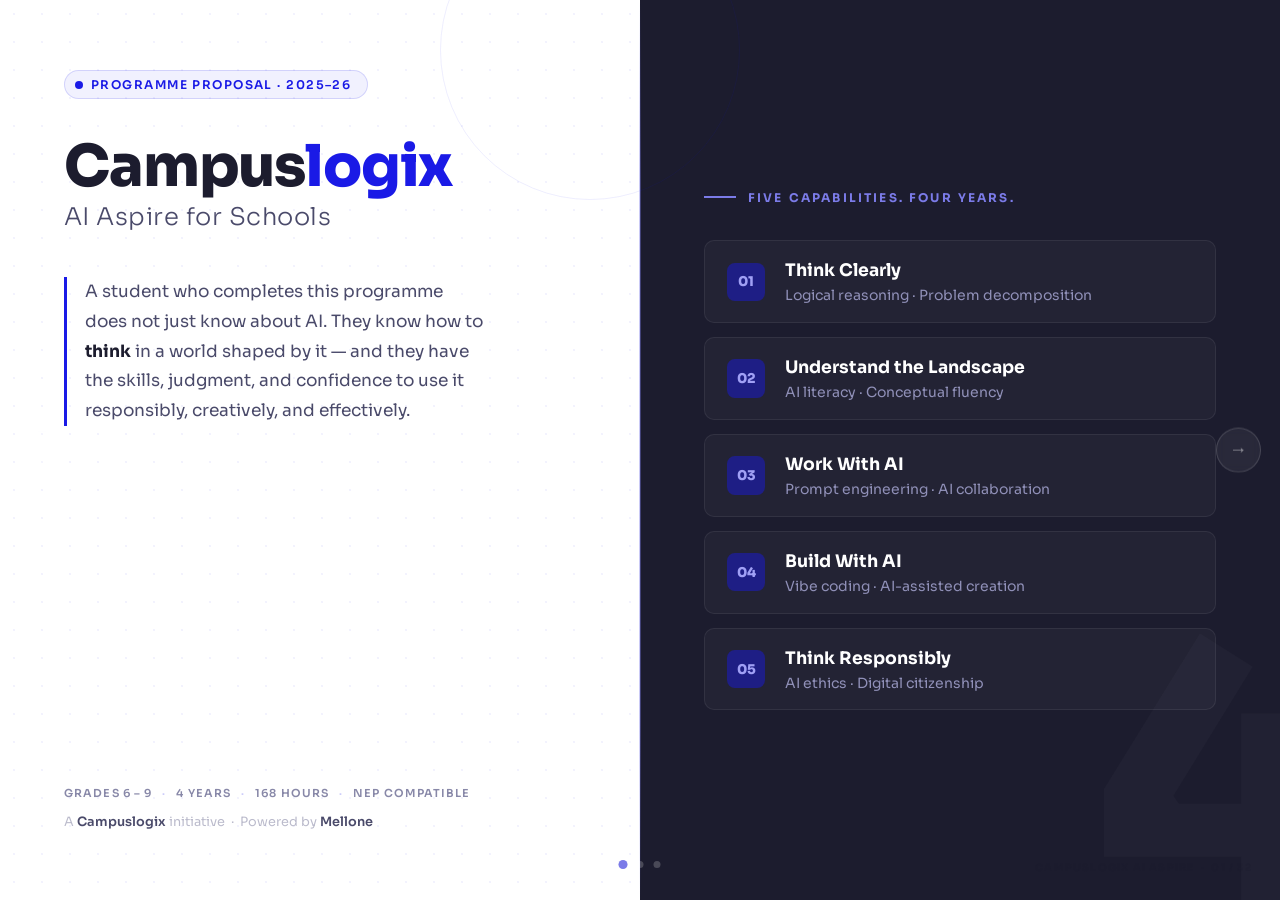
<file: section_01_open.html>
<!DOCTYPE html>
<html lang="en">
<head>
<meta charset="UTF-8">
<meta name="viewport" content="width=device-width, initial-scale=1.0">
<title>Campuslogix AI Aspire — Section 1: Open</title>
<link rel="preconnect" href="https://fonts.googleapis.com">
<link rel="preconnect" href="https://fonts.gstatic.com" crossorigin>
<link href="https://fonts.googleapis.com/css2?family=Sora:wght@300;400;600;700;800&display=swap" rel="stylesheet">
<style>
/* ── RESET ───────────────────────────────────────────────────────────────── */
*, *::before, *::after { box-sizing: border-box; margin: 0; padding: 0; }

:root {
  --deep-blue:  #1A1AE6;
  --mid-blue:   #3333CC;
  --periwinkle: #7B7BE8;
  --pale-blue:  #A0A0F5;
  --off-white:  #F4F4FB;
  --dark-navy:  #1C1C2E;
  --white:      #FFFFFF;
  --mid-grey:   #4A4A6A;
  --light-grey: #8888A8;
}

html, body {
  width: 100%; height: 100%;
  font-family: 'Sora', sans-serif;
  background: var(--dark-navy);
  overflow: hidden;
}

/* ── DECK WRAPPER ────────────────────────────────────────────────────────── */
.deck {
  width: 100vw;
  height: 100vh;
  position: relative;
  overflow: hidden;
}

/* Each slide fills the full viewport, stacked via transform */
.slide {
  position: absolute;
  inset: 0;
  width: 100%;
  height: 100%;
  transform: translateY(100%);
  transition: transform 0.45s cubic-bezier(0.65, 0, 0.35, 1);
  will-change: transform;
  overflow: hidden;
}

.slide.active   { transform: translateY(0); }
.slide.prev     { transform: translateY(-100%); }
/* inactive slides stay at translateX(100%) by default */

/* ── NAV DOTS ────────────────────────────────────────────────────────────── */
.nav-dots {
  position: fixed;
  bottom: clamp(18px, 2.5vw, 32px);
  left: 50%;
  transform: translateX(-50%);
  display: flex;
  gap: 10px;
  z-index: 100;
}
.nav-dot {
  width: 7px; height: 7px;
  border-radius: 50%;
  background: rgba(255,255,255,0.2);
  border: none;
  cursor: pointer;
  padding: 0;
  transition: background 0.25s, transform 0.25s;
}
.nav-dot.active {
  background: var(--periwinkle);
  transform: scale(1.3);
}

/* ── NAV ARROWS ─────────────────────────────────────────────────────────── */
.nav-arrow {
  position: fixed;
  top: 50%;
  transform: translateY(-50%);
  z-index: 100;
  width: clamp(36px, 3.5vw, 48px);
  height: clamp(36px, 3.5vw, 48px);
  border-radius: 50%;
  border: 1px solid rgba(255,255,255,0.15);
  background: rgba(255,255,255,0.06);
  color: rgba(255,255,255,0.5);
  font-size: clamp(14px, 1.4vw, 18px);
  cursor: pointer;
  display: flex; align-items: center; justify-content: center;
  transition: background 0.2s, border-color 0.2s, color 0.2s;
  backdrop-filter: blur(4px);
}
.nav-arrow:hover {
  background: rgba(123,123,232,0.2);
  border-color: rgba(123,123,232,0.4);
  color: var(--white);
}
.nav-arrow.left  { left:  clamp(12px, 1.5vw, 24px); }
.nav-arrow.right { right: clamp(12px, 1.5vw, 24px); }
.nav-arrow:disabled { opacity: 0.2; cursor: default; }
.nav-arrow:disabled:hover { background: rgba(255,255,255,0.06); border-color: rgba(255,255,255,0.15); color: rgba(255,255,255,0.5); }

/* ── SLIDE BADGE (shared) ────────────────────────────────────────────────── */
.slide-badge {
  position: absolute;
  bottom: clamp(16px, 2vw, 28px);
  right: clamp(20px, 2.2vw, 32px);
  font-size: 10px; font-weight: 700;
  letter-spacing: 0.12em; text-transform: uppercase;
  color: rgba(255,255,255,0.15);
  z-index: 10;
}
.slide-badge.dark-text { color: rgba(28,28,46,0.22); }

/* ═══════════════════════════════════════════════════════════════════════════
   SLIDE 01 — HERO
   ═══════════════════════════════════════════════════════════════════════════ */
#slide-01 {
  display: grid;
  grid-template-columns: 1fr 1fr;
  background: var(--white);
}

/* Left panel */
.s1-left {
  background: var(--white);
  display: flex; flex-direction: column; justify-content: space-between;
  padding: clamp(40px,5.5vw,76px) clamp(40px,5vw,72px);
  position: relative; z-index: 2;
}
.s1-left::before {
  content: ''; position: absolute; inset: 0;
  background-image: radial-gradient(circle, rgba(26,26,230,0.055) 1px, transparent 1px);
  background-size: 28px 28px; pointer-events: none;
}
.s1-left::after {
  content: ''; position: absolute; top: -100px; right: -100px;
  width: 300px; height: 300px; border-radius: 50%;
  border: 1.5px solid rgba(26,26,230,0.07); pointer-events: none;
}
.s1-left-top, .s1-left-bottom { position: relative; z-index: 1; }

.label-chip {
  display: inline-flex; align-items: center; gap: 8px;
  background: rgba(26,26,230,0.06); border: 1px solid rgba(26,26,230,0.14);
  border-radius: 100px; padding: 6px 16px 6px 10px;
  margin-bottom: clamp(24px,3vw,40px);
}
.label-chip .dot {
  width: 8px; height: 8px; border-radius: 50%; background: var(--deep-blue);
  animation: pulse 2.4s ease-in-out infinite;
}
@keyframes pulse { 0%,100%{opacity:1;transform:scale(1)} 50%{opacity:0.35;transform:scale(0.7)} }
.label-chip span {
  font-size: clamp(10px,1vw,12px); font-weight: 600;
  letter-spacing: 0.12em; text-transform: uppercase; color: var(--deep-blue);
}

.wordmark {
  font-size: clamp(36px,4.5vw,64px); font-weight: 800;
  color: var(--dark-navy); line-height: 1; letter-spacing: -0.02em; margin-bottom: 6px;
}
.wordmark em { font-style: normal; color: var(--deep-blue); }

.programme-name {
  font-size: clamp(15px,1.9vw,25px); font-weight: 300;
  color: var(--mid-grey); letter-spacing: 0.02em; margin-bottom: clamp(28px,3.5vw,48px);
}

.hero-statement {
  font-size: clamp(13px,1.35vw,17px); font-weight: 400; color: var(--mid-grey);
  line-height: 1.75; max-width: 420px;
  border-left: 3px solid var(--deep-blue); padding-left: 18px;
}
.hero-statement strong { color: var(--dark-navy); font-weight: 700; }

.meta-tags { display: flex; flex-wrap: wrap; gap: 10px; margin-bottom: 14px; }
.tag {
  font-size: clamp(9px,0.9vw,11px); font-weight: 600;
  letter-spacing: 0.1em; text-transform: uppercase; color: var(--light-grey);
  display: flex; align-items: center; gap: 10px;
}
.tag::after { content: '·'; color: rgba(26,26,230,0.22); }
.tag:last-child::after { display: none; }
.attribution { font-size: clamp(10px,1vw,13px); color: #BBBBCC; }
.attribution strong { color: var(--mid-grey); font-weight: 600; }

/* Junction line */
.junction {
  position: absolute; top: 0; left: 50%; transform: translateX(-50%);
  width: 2px; height: 100%;
  background: linear-gradient(to bottom, transparent 0%, rgba(123,123,232,0.4) 20%, rgba(123,123,232,0.4) 80%, transparent 100%);
  z-index: 5; pointer-events: none;
}

/* Right panel */
.s1-right {
  background: var(--dark-navy);
  display: flex; flex-direction: column; justify-content: center;
  padding: clamp(40px,6vw,80px) clamp(40px,5vw,72px);
  position: relative; overflow: hidden;
}
.bg-numeral {
  position: absolute; right: -40px; bottom: -60px;
  font-size: clamp(200px,28vw,380px); font-weight: 800;
  color: rgba(255,255,255,0.025); line-height: 1;
  pointer-events: none; user-select: none; letter-spacing: -0.05em;
}
.s1-right-content { position: relative; z-index: 1; }

.section-label {
  font-size: clamp(10px,0.95vw,12px); font-weight: 700;
  letter-spacing: 0.18em; text-transform: uppercase; color: var(--periwinkle);
  margin-bottom: clamp(24px,2.8vw,38px); display: flex; align-items: center; gap: 12px;
}
.section-label::before { content: ''; display: block; width: 32px; height: 2px; background: var(--periwinkle); }

.pillar-stack { display: flex; flex-direction: column; gap: clamp(10px,1.1vw,14px); }

.pillar {
  display: flex; align-items: center; gap: clamp(14px,1.5vw,20px);
  padding: clamp(13px,1.4vw,18px) clamp(16px,1.8vw,22px);
  border-radius: 10px; border: 1px solid rgba(255,255,255,0.07);
  background: rgba(255,255,255,0.03);
  transition: border-color 0.2s, background 0.2s;
}
.pillar:hover { border-color: rgba(123,123,232,0.35); background: rgba(123,123,232,0.07); }
.pillar-num {
  width: clamp(32px,3vw,42px); height: clamp(32px,3vw,42px); border-radius: 8px;
  background: rgba(26,26,230,0.45);
  display: flex; align-items: center; justify-content: center;
  font-size: clamp(11px,1.05vw,14px); font-weight: 800; color: var(--pale-blue); flex-shrink: 0;
}
.pillar-text { display: flex; flex-direction: column; gap: 5px; }
.pillar-name { font-size: clamp(14px,1.35vw,18px); font-weight: 700; color: var(--white); }
.pillar-desc { font-size: clamp(12px,1.1vw,14px); font-weight: 400; color: #9090B8; }


/* ═══════════════════════════════════════════════════════════════════════════
   SLIDE 02 — THE OPPORTUNITY
   ═══════════════════════════════════════════════════════════════════════════ */
#slide-02 {
  display: grid;
  grid-template-rows: auto 1fr;
  background: var(--white);
}
#slide-02::before {
  content: ''; position: absolute; inset: 0;
  background-image: radial-gradient(circle, rgba(26,26,230,0.055) 1px, transparent 1px);
  background-size: 28px 28px; pointer-events: none; z-index: 0;
}

.top-bar {
  background: var(--deep-blue);
  padding: clamp(18px,2.2vw,28px) clamp(48px,5.5vw,80px);
  display: flex; align-items: center; justify-content: space-between;
  position: relative; z-index: 2;
}
.top-bar-label {
  font-size: clamp(10px,0.95vw,12px); font-weight: 700;
  letter-spacing: 0.18em; text-transform: uppercase; color: var(--pale-blue);
  display: flex; align-items: center; gap: 12px;
}
.top-bar-label::before { content: ''; display: block; width: 24px; height: 2px; background: var(--pale-blue); }
.top-bar-title {
  font-size: clamp(13px,1.3vw,17px); font-weight: 700; color: var(--white); letter-spacing: -0.01em;
}

.s2-content {
  display: grid; grid-template-columns: 1fr 1fr;
  position: relative; z-index: 1; overflow: hidden;
}

.col-left {
  padding: clamp(36px,4.5vw,64px) clamp(48px,5.5vw,80px);
  display: flex; flex-direction: column; justify-content: center;
  border-right: 1px solid rgba(26,26,230,0.1);
}
.col-heading {
  font-size: clamp(22px,2.8vw,40px); font-weight: 800;
  color: var(--dark-navy); line-height: 1.15; letter-spacing: -0.02em;
  margin-bottom: clamp(20px,2.5vw,36px);
}
.col-heading em { font-style: normal; color: var(--deep-blue); }

.reality-list { display: flex; flex-direction: column; gap: clamp(14px,1.6vw,22px); }
.reality-item { display: flex; align-items: flex-start; gap: clamp(14px,1.5vw,20px); }
.reality-icon {
  width: clamp(36px,3.6vw,48px); height: clamp(36px,3.6vw,48px);
  border-radius: 10px; background: rgba(26,26,230,0.07); border: 1px solid rgba(26,26,230,0.12);
  display: flex; align-items: center; justify-content: center;
  font-size: clamp(16px,1.7vw,22px); flex-shrink: 0;
}
.reality-title {
  font-size: clamp(13px,1.3vw,17px); font-weight: 700; color: var(--dark-navy); margin-bottom: 4px;
}
.reality-sub {
  font-size: clamp(11px,1.05vw,13px); font-weight: 400; color: var(--light-grey); line-height: 1.55;
}

.col-right {
  padding: clamp(36px,4.5vw,64px) clamp(48px,5.5vw,80px);
  display: flex; flex-direction: column; justify-content: center; position: relative;
}
.col-right::before {
  content: 'GAP'; position: absolute; bottom: -20px; right: -10px;
  font-size: clamp(120px,16vw,220px); font-weight: 800;
  color: rgba(26,26,230,0.04); line-height: 1;
  letter-spacing: -0.04em; pointer-events: none; user-select: none;
}
.gap-heading {
  font-size: clamp(22px,2.8vw,40px); font-weight: 800;
  color: var(--dark-navy); line-height: 1.15; letter-spacing: -0.02em;
  margin-bottom: clamp(20px,2.5vw,36px);
}
.gap-heading em { font-style: normal; color: var(--deep-blue); }
.gap-statement {
  font-size: clamp(13px,1.3vw,17px); font-weight: 400; color: var(--mid-grey);
  line-height: 1.75; margin-bottom: clamp(24px,3vw,40px);
  border-left: 3px solid var(--deep-blue); padding-left: 18px;
}
.gap-statement strong { color: var(--dark-navy); font-weight: 700; }

.gap-cards { display: flex; flex-direction: column; gap: clamp(10px,1.2vw,16px); }
.gap-card {
  padding: clamp(14px,1.5vw,20px) clamp(18px,2vw,26px);
  border-radius: 10px; border: 1px solid rgba(26,26,230,0.12);
  background: rgba(26,26,230,0.04);
  display: flex; align-items: center; gap: 16px;
}
.gap-card-num {
  font-size: clamp(22px,2.4vw,32px); font-weight: 800;
  color: var(--deep-blue); letter-spacing: -0.02em; flex-shrink: 0;
  min-width: clamp(50px,5vw,70px);
}
.gap-card-label { font-size: clamp(12px,1.15vw,15px); font-weight: 500; color: var(--dark-navy); line-height: 1.4; }
.gap-card-sub { font-size: clamp(10px,0.95vw,12px); font-weight: 400; color: var(--light-grey); margin-top: 3px; }


/* ═══════════════════════════════════════════════════════════════════════════
   SLIDE 03 — DEFINITION
   ═══════════════════════════════════════════════════════════════════════════ */
#slide-03 {
  display: flex; flex-direction: column;
  background: var(--dark-navy);
}

.top-rule {
  position: absolute; top: 0; left: 0; right: 0; height: 4px;
  background: linear-gradient(to right, var(--deep-blue) 0%, var(--periwinkle) 50%, transparent 100%);
  z-index: 3;
}

/* Background circles repositioned — bottom right corner only */
.bg-circle-1 {
  position: absolute; right: -220px; bottom: -220px;
  width: clamp(500px,55vw,700px); height: clamp(500px,55vw,700px);
  border-radius: 50%; border: 1px solid rgba(123,123,232,0.08); pointer-events: none;
}
.bg-circle-2 {
  position: absolute; right: -120px; bottom: -120px;
  width: clamp(340px,38vw,480px); height: clamp(340px,38vw,480px);
  border-radius: 50%; border: 1px solid rgba(123,123,232,0.05); pointer-events: none;
}
.bg-circle-3 {
  position: absolute; right: -40px; bottom: -40px;
  width: clamp(180px,22vw,280px); height: clamp(180px,22vw,280px);
  border-radius: 50%; background: rgba(26,26,230,0.05); border: 1px solid rgba(26,26,230,0.1); pointer-events: none;
}

/* Full-width single-column content — statement top, stats bottom */
.s3-content {
  flex: 1;
  display: flex; flex-direction: column; justify-content: center;
  padding: clamp(36px,5vw,64px) clamp(60px,7vw,100px) clamp(24px,3vw,40px);
  position: relative; z-index: 2;
  gap: clamp(24px,3vw,40px);
}

/* Statement block — full width, left-aligned */
.statement-col {
  display: flex; flex-direction: column;
  max-width: 820px;
}

.eyebrow {
  font-size: clamp(10px,0.95vw,12px); font-weight: 700;
  letter-spacing: 0.2em; text-transform: uppercase; color: var(--periwinkle);
  display: flex; align-items: center; gap: 12px;
  margin-bottom: clamp(16px,2vw,28px);
}
.eyebrow::before { content: ''; display: block; width: 32px; height: 2px; background: var(--periwinkle); }

/* Statement now on one line — no line breaks needed */
.main-statement {
  font-size: clamp(26px,3.6vw,52px); font-weight: 800;
  color: var(--white); line-height: 1.12; letter-spacing: -0.03em;
  margin-bottom: clamp(16px,2vw,28px);
}
.main-statement .accent { color: var(--pale-blue); }
.main-statement .break { display: inline; }

.sub-statement {
  font-size: clamp(13px,1.35vw,18px); font-weight: 300;
  color: rgba(255,255,255,0.55); line-height: 1.65; max-width: 720px;
  margin-bottom: clamp(16px,2vw,28px);
}
.sub-statement strong { color: rgba(255,255,255,0.85); font-weight: 600; }

.three-chips { display: flex; gap: clamp(8px,1vw,14px); flex-wrap: wrap; }
.chip {
  padding: clamp(7px,0.8vw,10px) clamp(14px,1.6vw,22px); border-radius: 100px;
  border: 1px solid rgba(255,255,255,0.12);
  font-size: clamp(11px,1vw,13px); font-weight: 600; letter-spacing: 0.04em;
  color: rgba(255,255,255,0.7); background: rgba(255,255,255,0.04);
}
.chip.primary { background: var(--deep-blue); border-color: var(--deep-blue); color: var(--white); }

/* ── STAT ROW — horizontal across full width ─────────────────────────────── */
.stat-row {
  display: grid;
  grid-template-columns: repeat(4, 1fr);
  gap: clamp(12px,1.4vw,20px);
  position: relative; z-index: 2;
}

.stat-block {
  display: flex; flex-direction: column; align-items: flex-start;
  padding: clamp(18px,2vw,26px) clamp(20px,2.2vw,30px);
  border-radius: 14px;
  border: 1px solid rgba(255,255,255,0.07);
  background: rgba(255,255,255,0.03);
  gap: 4px;
}
.stat-num {
  font-size: clamp(30px,4vw,52px); font-weight: 800;
  color: var(--pale-blue); letter-spacing: -0.03em; line-height: 1;
}
.stat-unit {
  font-size: clamp(10px,0.9vw,12px); font-weight: 700;
  color: var(--periwinkle); letter-spacing: 0.1em; text-transform: uppercase;
  margin-top: 2px;
}
.stat-label {
  font-size: clamp(11px,1vw,13px); font-weight: 400;
  color: rgba(255,255,255,0.4); line-height: 1.4; margin-top: 4px;
}

/* stat-divider no longer needed — keeping class harmless */
.stat-divider { display: none; }

.bottom-strip {
  padding: clamp(16px,2vw,24px) clamp(60px,7vw,100px);
  display: flex; align-items: center; justify-content: space-between;
  border-top: 1px solid rgba(255,255,255,0.06);
  position: relative; z-index: 2;
}
.bottom-wordmark {
  font-size: clamp(12px,1.2vw,16px); font-weight: 700;
  color: rgba(255,255,255,0.3); letter-spacing: -0.01em;
}
.bottom-wordmark em { font-style: normal; color: rgba(160,160,245,0.6); }
.bottom-badge {
  font-size: 10px; font-weight: 700;
  letter-spacing: 0.12em; text-transform: uppercase;
  color: rgba(255,255,255,0.15);
}

</style>
</head>
<body>

<div class="deck">

  <!-- ═══ SLIDE 01 — HERO ════════════════════════════════════════════════ -->
  <div class="slide active" id="slide-01">
    <div class="junction"></div>

    <div class="s1-left">
      <div class="s1-left-top">
        <div class="label-chip"><div class="dot"></div><span>Programme Proposal · 2025–26</span></div>
        <div class="wordmark">Campus<em>logix</em></div>
        <div class="programme-name">AI Aspire for Schools</div>
        <p class="hero-statement">
          A student who completes this programme does not just know about AI.
          They know how to <strong>think</strong> in a world shaped by it —
          and they have the skills, judgment, and confidence to use it
          responsibly, creatively, and effectively.
        </p>
      </div>
      <div class="s1-left-bottom">
        <div class="meta-tags">
          <span class="tag">Grades 6 – 9</span>
          <span class="tag">4 Years</span>
          <span class="tag">168 Hours</span>
          <span class="tag">NEP Compatible</span>
        </div>
        <div class="attribution">A <strong>Campuslogix</strong> initiative &nbsp;·&nbsp; Powered by <strong>Mellone</strong></div>
      </div>
    </div>

    <div class="s1-right">
      <div class="bg-numeral">4</div>
      <div class="s1-right-content">
        <div class="section-label">Five Capabilities. Four Years.</div>
        <div class="pillar-stack">
          <div class="pillar">
            <div class="pillar-num">01</div>
            <div class="pillar-text"><div class="pillar-name">Think Clearly</div><div class="pillar-desc">Logical reasoning · Problem decomposition</div></div>
          </div>
          <div class="pillar">
            <div class="pillar-num">02</div>
            <div class="pillar-text"><div class="pillar-name">Understand the Landscape</div><div class="pillar-desc">AI literacy · Conceptual fluency</div></div>
          </div>
          <div class="pillar">
            <div class="pillar-num">03</div>
            <div class="pillar-text"><div class="pillar-name">Work With AI</div><div class="pillar-desc">Prompt engineering · AI collaboration</div></div>
          </div>
          <div class="pillar">
            <div class="pillar-num">04</div>
            <div class="pillar-text"><div class="pillar-name">Build With AI</div><div class="pillar-desc">Vibe coding · AI-assisted creation</div></div>
          </div>
          <div class="pillar">
            <div class="pillar-num">05</div>
            <div class="pillar-text"><div class="pillar-name">Think Responsibly</div><div class="pillar-desc">AI ethics · Digital citizenship</div></div>
          </div>
        </div>
      </div>
    </div>

    <div class="slide-badge dark-text">Campuslogix AI Aspire &nbsp;·&nbsp; 01 / 32</div>
  </div>


  <!-- ═══ SLIDE 02 — OPPORTUNITY ════════════════════════════════════════ -->
  <div class="slide" id="slide-02">

    <div class="top-bar">
      <div class="top-bar-label">The Opportunity</div>
      <div class="top-bar-title">The World Your Students Are Entering</div>
    </div>

    <div class="s2-content">
      <div class="col-left">
        <div class="col-heading">AI is already in<br><em>every classroom.</em></div>
        <div class="reality-list">
          <div class="reality-item">
            <div class="reality-icon">📱</div>
            <div>
              <div class="reality-title">In their pockets</div>
              <div class="reality-sub">Every student carries AI — autocorrect, recommendations, voice assistants — as part of daily life.</div>
            </div>
          </div>
          <div class="reality-item">
            <div class="reality-icon">💼</div>
            <div>
              <div class="reality-title">In every career they will enter</div>
              <div class="reality-sub">AI is reshaping every profession — not just tech. Medicine, law, education, finance, agriculture.</div>
            </div>
          </div>
          <div class="reality-item">
            <div class="reality-icon">🏛️</div>
            <div>
              <div class="reality-title">In national policy</div>
              <div class="reality-sub">India's IndiaAI Mission and the DPDP Act signal that AI literacy is a civic necessity, not an elective.</div>
            </div>
          </div>
        </div>
      </div>

      <div class="col-right">
        <div class="gap-heading">Most schools are<br><em>not teaching it.</em></div>
        <p class="gap-statement">
          Students are using AI daily — to write assignments, search for answers, generate ideas.
          But almost none of them know <strong>how it works, how to direct it, or how to question it.</strong>
          That gap is the problem Campuslogix AI Aspire is built to close.
        </p>
        <div class="gap-cards">
          <div class="gap-card">
            <div class="gap-card-num">4 yrs</div>
            <div>
              <div class="gap-card-label">Compound learning from Grade 6 to Grade 9</div>
              <div class="gap-card-sub">Each year builds on the last — no year stands alone</div>
            </div>
          </div>
          <div class="gap-card">
            <div class="gap-card-num">5</div>
            <div>
              <div class="gap-card-label">Capabilities built — not taught as topics</div>
              <div class="gap-card-sub">Reasoning, literacy, prompting, building, and ethics</div>
            </div>
          </div>
          <div class="gap-card">
            <div class="gap-card-num">168 hrs</div>
            <div>
              <div class="gap-card-label">Of practitioner-designed instruction</div>
              <div class="gap-card-sub">Delivered within existing school timetables</div>
            </div>
          </div>
        </div>
      </div>
    </div>

    <div class="slide-badge dark-text">Campuslogix AI Aspire &nbsp;·&nbsp; 02 / 32</div>
  </div>


  <!-- ═══ SLIDE 03 — DEFINITION ══════════════════════════════════════════ -->
  <div class="slide" id="slide-03">
    <div class="top-rule"></div>
    <div class="bg-circle-1"></div>
    <div class="bg-circle-2"></div>
    <div class="bg-circle-3"></div>

    <div class="s3-content">
      <div class="statement-col">
        <div class="eyebrow">What Campuslogix AI Aspire Is</div>
        <h1 class="main-statement">
          Not a technology course.
          A <span class="accent">thinking</span> course —
          taught through AI.
        </h1>
        <p class="sub-statement">
          Every session, every tool, and every assessment builds one of
          <strong>five compounding capabilities.</strong> By Grade 9, a student
          can think clearly under ambiguity, direct AI with precision,
          build functional digital products, and defend their work — ethically
          and publicly — in front of a panel.
        </p>
        <div class="three-chips">
          <span class="chip primary">Practitioner-designed</span>
          <span class="chip">NEP Compatible</span>
          <span class="chip">Grades 6 – 9</span>
          <span class="chip">Board-agnostic</span>
        </div>
      </div>

      <div class="stat-row">
        <div class="stat-block">
          <div class="stat-num">4</div>
          <div class="stat-unit">Years</div>
          <div class="stat-label">Compound programme</div>
        </div>
        <div class="stat-block">
          <div class="stat-num">5</div>
          <div class="stat-unit">Pillars</div>
          <div class="stat-label">Core capabilities</div>
        </div>
        <div class="stat-block">
          <div class="stat-num">28</div>
          <div class="stat-unit">Sessions</div>
          <div class="stat-label">Per academic year</div>
        </div>
        <div class="stat-block">
          <div class="stat-num">168</div>
          <div class="stat-unit">Hours</div>
          <div class="stat-label">Total instruction</div>
        </div>
      </div>
    </div>

    <div class="bottom-strip">
      <div class="bottom-wordmark">Campus<em>logix</em> AI Aspire for Schools</div>
      <div class="bottom-badge">Campuslogix AI Aspire &nbsp;·&nbsp; 03 / 32</div>
    </div>
  </div>

</div><!-- /deck -->


<!-- ── NAV CONTROLS ─────────────────────────────────────────────────────── -->
<div class="nav-dots">
  <button class="nav-dot active" data-index="0" aria-label="Slide 1"></button>
  <button class="nav-dot"        data-index="1" aria-label="Slide 2"></button>
  <button class="nav-dot"        data-index="2" aria-label="Slide 3"></button>
</div>

<button class="nav-arrow left"  id="btn-prev" disabled aria-label="Previous slide">&#8592;</button>
<button class="nav-arrow right" id="btn-next" aria-label="Next slide">&#8594;</button>


<script>
const slides = Array.from(document.querySelectorAll('.slide'));
const dots   = Array.from(document.querySelectorAll('.nav-dot'));
const btnPrev = document.getElementById('btn-prev');
const btnNext = document.getElementById('btn-next');
let current = 0;

function goTo(idx) {
  if (idx < 0 || idx >= slides.length) return;

  slides[current].classList.remove('active');
  slides[current].classList.add('prev');

  // Clean up all prev classes after transition
  const leaving = slides[current];
  setTimeout(() => { leaving.classList.remove('prev'); }, 500);

  current = idx;
  slides[current].classList.remove('prev');
  slides[current].classList.add('active');

  dots.forEach((d, i) => d.classList.toggle('active', i === current));
  btnPrev.disabled = current === 0;
  btnNext.disabled = current === slides.length - 1;
}

btnPrev.addEventListener('click', () => goTo(current - 1));
btnNext.addEventListener('click', () => goTo(current + 1));
dots.forEach((d, i) => d.addEventListener('click', () => goTo(i)));

document.addEventListener('keydown', (e) => {
  if (e.key === 'ArrowRight' || e.key === 'ArrowDown' || e.key === ' ') {
    e.preventDefault(); goTo(current + 1);
  }
  if (e.key === 'ArrowLeft' || e.key === 'ArrowUp') {
    e.preventDefault(); goTo(current - 1);
  }
});

// Touch/swipe support
let touchStartX = 0;
document.addEventListener('touchstart', (e) => { touchStartX = e.touches[0].clientX; }, { passive: true });
document.addEventListener('touchend', (e) => {
  const dx = e.changedTouches[0].clientX - touchStartX;
  if (Math.abs(dx) > 50) { dx < 0 ? goTo(current + 1) : goTo(current - 1); }
});
</script>

</body>
</html>
</file>
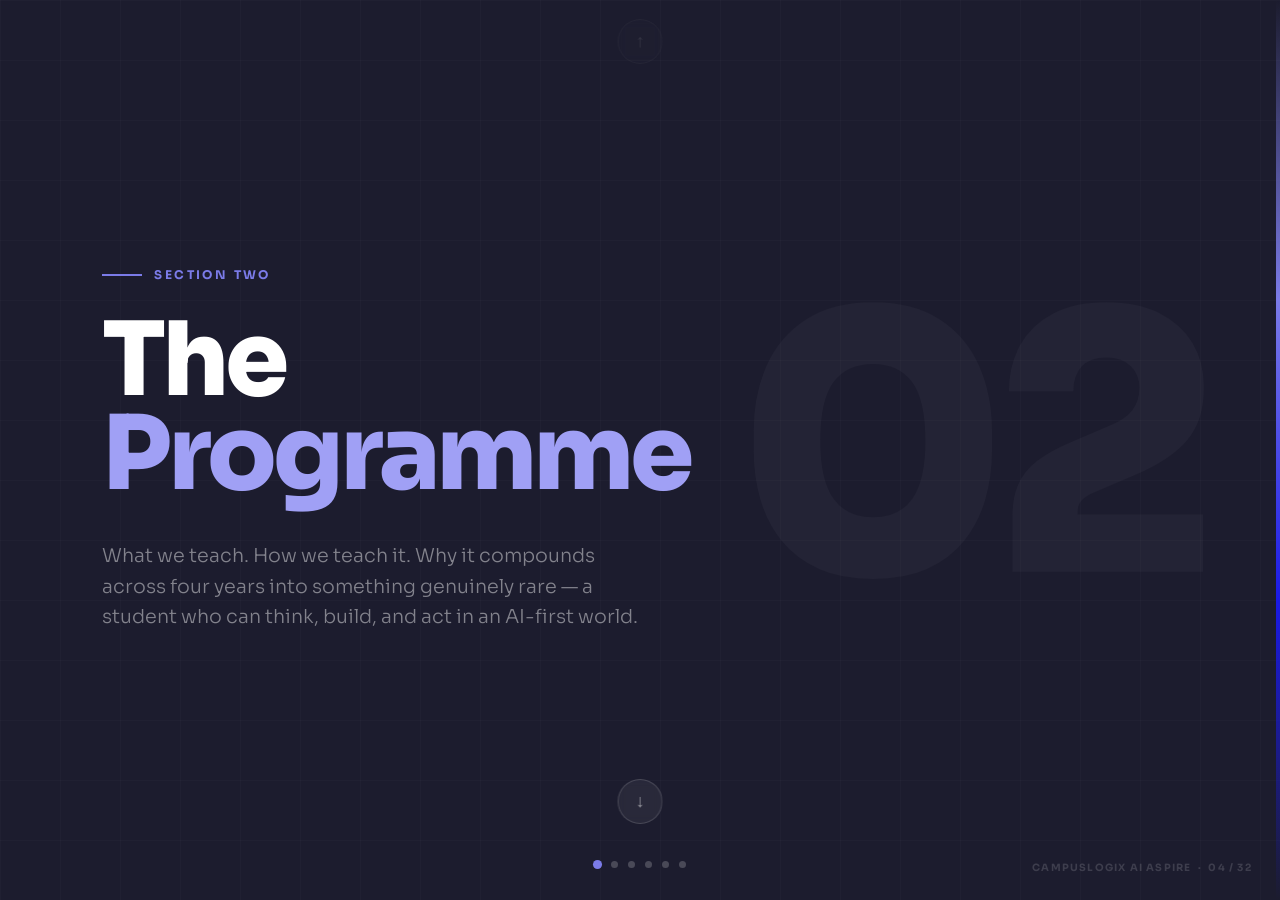
<file: section_02_programme.html>
<!DOCTYPE html>
<html lang="en">
<head>
<meta charset="UTF-8">
<meta name="viewport" content="width=device-width, initial-scale=1.0">
<title>Campuslogix AI Aspire — Section 2: The Programme</title>
<link rel="preconnect" href="https://fonts.googleapis.com">
<link rel="preconnect" href="https://fonts.gstatic.com" crossorigin>
<link href="https://fonts.googleapis.com/css2?family=Sora:wght@300;400;600;700;800&display=swap" rel="stylesheet">
<style>
/* ── RESET ───────────────────────────────────────────────────────────────── */
*, *::before, *::after { box-sizing: border-box; margin: 0; padding: 0; }
:root {
  --deep-blue:  #1A1AE6;
  --mid-blue:   #3333CC;
  --periwinkle: #7B7BE8;
  --pale-blue:  #A0A0F5;
  --off-white:  #F4F4FB;
  --dark-navy:  #1C1C2E;
  --white:      #FFFFFF;
  --mid-grey:   #4A4A6A;
  --light-grey: #8888A8;
}
html, body { width: 100%; height: 100%; font-family: 'Sora', sans-serif; overflow: hidden; }

/* ── DECK ────────────────────────────────────────────────────────────────── */
.deck { width: 100vw; height: 100vh; position: relative; overflow: hidden; }

.slide {
  position: absolute; inset: 0; width: 100%; height: 100%;
  transform: translateY(100%);
  transition: transform 0.45s cubic-bezier(0.65, 0, 0.35, 1);
  will-change: transform; overflow: hidden;
}
.slide.active { transform: translateY(0); }
.slide.prev   { transform: translateY(-100%); }

/* ── NAV ─────────────────────────────────────────────────────────────────── */
.nav-dots {
  position: fixed; bottom: clamp(18px,2.5vw,32px); left: 50%;
  transform: translateX(-50%); display: flex; gap: 10px; z-index: 100;
}
.nav-dot {
  width: 7px; height: 7px; border-radius: 50%;
  background: rgba(255,255,255,0.2); border: none; cursor: pointer; padding: 0;
  transition: background 0.25s, transform 0.25s;
}
.nav-dot.active { background: var(--periwinkle); transform: scale(1.3); }
.nav-dot.dark { background: rgba(28,28,46,0.2); }
.nav-dot.dark.active { background: var(--deep-blue); }

.nav-arrow {
  position: fixed; left: 50%; transform: translateX(-50%);
  z-index: 100;
  width: clamp(36px,3.5vw,48px); height: clamp(36px,3.5vw,48px);
  border-radius: 50%; border: 1px solid rgba(255,255,255,0.15);
  background: rgba(255,255,255,0.06); color: rgba(255,255,255,0.5);
  font-size: clamp(14px,1.4vw,18px); cursor: pointer;
  display: flex; align-items: center; justify-content: center;
  transition: background 0.2s, border-color 0.2s, color 0.2s;
  backdrop-filter: blur(4px);
}
.nav-arrow:hover { background: rgba(123,123,232,0.2); border-color: rgba(123,123,232,0.4); color: var(--white); }
.nav-arrow.up   { top:  clamp(12px,1.5vw,24px); }
.nav-arrow.down { bottom: clamp(52px,6vw,76px); }
.nav-arrow:disabled { opacity: 0.2; cursor: default; }
.nav-arrow:disabled:hover { background: rgba(255,255,255,0.06); border-color: rgba(255,255,255,0.15); color: rgba(255,255,255,0.5); }

/* Slide badge */
.slide-badge {
  position: absolute; bottom: clamp(16px,2vw,28px); right: clamp(20px,2.2vw,32px);
  font-size: 10px; font-weight: 700; letter-spacing: 0.12em; text-transform: uppercase;
  color: rgba(255,255,255,0.15); z-index: 10;
}
.slide-badge.on-white { color: rgba(28,28,46,0.22); }

/* Top bar shared */
.top-bar {
  background: var(--deep-blue);
  padding: clamp(18px,2.2vw,28px) clamp(48px,5.5vw,80px);
  display: flex; align-items: center; justify-content: space-between;
  position: relative; z-index: 2; flex-shrink: 0;
}
.top-bar-label {
  font-size: clamp(10px,0.95vw,12px); font-weight: 700;
  letter-spacing: 0.18em; text-transform: uppercase; color: var(--pale-blue);
  display: flex; align-items: center; gap: 12px;
}
.top-bar-label::before { content: ''; display: block; width: 24px; height: 2px; background: var(--pale-blue); }
.top-bar-title { font-size: clamp(13px,1.3vw,17px); font-weight: 700; color: var(--white); }

/* Dot grid bg */
.dot-grid::before {
  content: ''; position: absolute; inset: 0;
  background-image: radial-gradient(circle, rgba(26,26,230,0.055) 1px, transparent 1px);
  background-size: 28px 28px; pointer-events: none; z-index: 0;
}

/* ═══════════════════════════════════════════════════════════════════════════
   SLIDE 04 — SECTION DIVIDER
   ═══════════════════════════════════════════════════════════════════════════ */
#slide-04 {
  background: var(--dark-navy);
  display: flex; flex-direction: column; justify-content: center; align-items: flex-start;
  padding: clamp(60px,8vw,120px);
}

/* Diagonal grid lines */
#slide-04::before {
  content: ''; position: absolute; inset: 0;
  background-image:
    linear-gradient(rgba(255,255,255,0.02) 1px, transparent 1px),
    linear-gradient(90deg, rgba(255,255,255,0.02) 1px, transparent 1px);
  background-size: 60px 60px;
  pointer-events: none;
}

/* Large section number */
.section-bg-num {
  position: absolute; right: clamp(40px,6vw,80px); top: 50%; transform: translateY(-50%);
  font-size: clamp(200px,28vw,360px); font-weight: 800; line-height: 1;
  color: rgba(255,255,255,0.03); letter-spacing: -0.05em;
  pointer-events: none; user-select: none;
}

.s4-content { position: relative; z-index: 2; }

.s4-kicker {
  font-size: clamp(10px,0.95vw,12px); font-weight: 700;
  letter-spacing: 0.2em; text-transform: uppercase; color: var(--periwinkle);
  display: flex; align-items: center; gap: 12px; margin-bottom: clamp(20px,2.5vw,36px);
}
.s4-kicker::before { content: ''; display: block; width: 40px; height: 2px; background: var(--periwinkle); }

.s4-title {
  font-size: clamp(48px,8vw,120px); font-weight: 800; line-height: 0.92;
  letter-spacing: -0.04em; color: var(--white); margin-bottom: clamp(24px,3vw,44px);
}
.s4-title .blue { color: var(--pale-blue); }

.s4-desc {
  font-size: clamp(14px,1.5vw,20px); font-weight: 300;
  color: rgba(255,255,255,0.45); line-height: 1.6; max-width: 540px;
}

/* Accent line — right edge */
.s4-accent-line {
  position: absolute; right: 0; top: 0; bottom: 0; width: 4px;
  background: linear-gradient(to bottom, transparent, var(--periwinkle), var(--deep-blue), transparent);
}

/* ═══════════════════════════════════════════════════════════════════════════
   SLIDE 05 — NOT A TECHNOLOGY COURSE
   ═══════════════════════════════════════════════════════════════════════════ */
#slide-05 {
  background: var(--white);
  display: grid; grid-template-columns: 1fr 1fr;
}
#slide-05 .dot-grid::before { z-index: 0; }

.s5-left {
  background: var(--white);
  display: flex; flex-direction: column; justify-content: center;
  padding: clamp(48px,6vw,88px) clamp(48px,5.5vw,80px);
  position: relative; z-index: 2; border-right: 1px solid rgba(26,26,230,0.08);
}
.s5-eyebrow {
  font-size: clamp(10px,0.95vw,12px); font-weight: 700;
  letter-spacing: 0.2em; text-transform: uppercase; color: var(--deep-blue);
  display: flex; align-items: center; gap: 12px; margin-bottom: clamp(20px,2.5vw,36px);
}
.s5-eyebrow::before { content: ''; display: block; width: 32px; height: 2px; background: var(--deep-blue); }

.s5-headline {
  font-size: clamp(26px,3.8vw,54px); font-weight: 800; line-height: 1.08;
  letter-spacing: -0.03em; color: var(--dark-navy); margin-bottom: clamp(20px,2.5vw,36px);
}
.s5-headline .accent { color: var(--deep-blue); }

.s5-body {
  font-size: clamp(13px,1.3vw,17px); font-weight: 400; color: var(--mid-grey);
  line-height: 1.75; border-left: 3px solid var(--deep-blue); padding-left: 18px;
}
.s5-body strong { color: var(--dark-navy); font-weight: 700; }

.s5-right {
  background: var(--off-white);
  display: flex; flex-direction: column; justify-content: center;
  padding: clamp(48px,6vw,88px) clamp(48px,5.5vw,80px);
  position: relative; z-index: 1; gap: clamp(14px,1.8vw,24px);
}
.s5-right-label {
  font-size: clamp(10px,0.95vw,12px); font-weight: 700;
  letter-spacing: 0.18em; text-transform: uppercase; color: var(--light-grey);
  margin-bottom: clamp(4px,0.5vw,8px);
}
.s5-point {
  display: flex; align-items: flex-start; gap: clamp(14px,1.5vw,20px);
  padding: clamp(14px,1.6vw,20px) clamp(18px,2vw,26px);
  border-radius: 12px; border: 1px solid rgba(26,26,230,0.1);
  background: var(--white);
}
.s5-point-icon {
  width: clamp(34px,3.4vw,44px); height: clamp(34px,3.4vw,44px);
  border-radius: 10px; background: rgba(26,26,230,0.07);
  border: 1px solid rgba(26,26,230,0.12);
  display: flex; align-items: center; justify-content: center;
  font-size: clamp(15px,1.6vw,20px); flex-shrink: 0;
}
.s5-point-text {}
.s5-point-title { font-size: clamp(13px,1.25vw,16px); font-weight: 700; color: var(--dark-navy); margin-bottom: 4px; }
.s5-point-sub { font-size: clamp(11px,1.05vw,13px); font-weight: 400; color: var(--light-grey); line-height: 1.5; }

/* ═══════════════════════════════════════════════════════════════════════════
   SLIDE 06 — FOUR-YEAR ARC (VISUAL)
   ═══════════════════════════════════════════════════════════════════════════ */
#slide-06 {
  background: var(--white);
  display: grid;
  grid-template-rows: auto 1fr;
}
#slide-06::before {
  content: ''; position: absolute; inset: 0;
  background-image: radial-gradient(circle, rgba(26,26,230,0.055) 1px, transparent 1px);
  background-size: 28px 28px; pointer-events: none; z-index: 0;
}

.s6-top {
  background: var(--deep-blue);
  padding: clamp(18px,2.2vw,28px) clamp(48px,5.5vw,80px);
  display: flex; align-items: center; justify-content: space-between;
  flex-shrink: 0; z-index: 2; position: relative;
}
.s6-top-label {
  font-size: clamp(10px,0.95vw,12px); font-weight: 700;
  letter-spacing: 0.18em; text-transform: uppercase; color: var(--pale-blue);
  display: flex; align-items: center; gap: 12px;
}
.s6-top-label::before { content: ''; display: block; width: 24px; height: 2px; background: var(--pale-blue); }
.s6-top-title { font-size: clamp(13px,1.3vw,17px); font-weight: 700; color: var(--white); }

/* Split body */
.s6-body {
  display: grid; grid-template-columns: 1fr 1.6fr;
  position: relative; z-index: 1; overflow: hidden;
}

/* LHS — explanation */
.s6-explain {
  display: flex; flex-direction: column; justify-content: center;
  padding: clamp(36px,4.5vw,64px) clamp(40px,5vw,72px);
  border-right: 1px solid rgba(26,26,230,0.1);
}
.s6-eyebrow {
  font-size: clamp(10px,0.95vw,12px); font-weight: 700;
  letter-spacing: 0.2em; text-transform: uppercase; color: var(--deep-blue);
  display: flex; align-items: center; gap: 12px;
  margin-bottom: clamp(16px,2vw,28px);
}
.s6-eyebrow::before { content: ''; display: block; width: 28px; height: 2px; background: var(--deep-blue); }
.s6-headline {
  font-size: clamp(24px,3.2vw,44px); font-weight: 800; line-height: 1.1;
  letter-spacing: -0.03em; color: var(--dark-navy);
  margin-bottom: clamp(16px,2vw,26px);
}
.s6-headline .accent { color: var(--deep-blue); }
.s6-body-text {
  font-size: clamp(12px,1.2vw,16px); font-weight: 400; color: var(--mid-grey);
  line-height: 1.75; margin-bottom: clamp(20px,2.5vw,36px);
}
.s6-body-text strong { color: var(--dark-navy); font-weight: 700; }
.s6-meta {
  display: flex; flex-direction: column; gap: clamp(8px,1vw,12px);
}
.s6-meta-item {
  display: flex; align-items: center; gap: 12px;
  font-size: clamp(11px,1.05vw,14px); font-weight: 500; color: var(--mid-grey);
}
.s6-meta-dot {
  width: 8px; height: 8px; border-radius: 50%; flex-shrink: 0;
}

/* RHS — arc visualisation */
.s6-visual {
  display: flex; flex-direction: column;
  justify-content: center; align-items: stretch;
  padding: clamp(24px,3vw,40px) clamp(28px,3.5vw,52px) clamp(24px,3vw,40px) clamp(20px,2.5vw,36px);
  position: relative;
}

/* Horizontal connecting line behind cards */
.arc-line {
  position: absolute;
  top: 50%; left: clamp(28px,3.5vw,52px); right: clamp(28px,3.5vw,52px);
  height: 2px;
  background: linear-gradient(to right, rgba(123,123,232,0.35), rgba(26,26,230,0.7));
  z-index: 1; pointer-events: none;
  transform: translateY(calc(-50% + clamp(16px,2vw,26px)));
}

/* Arc grid — 4 columns */
.arc-grid {
  display: grid; grid-template-columns: repeat(4, 1fr);
  gap: clamp(10px,1.2vw,18px);
  width: 100%; position: relative; z-index: 2;
  align-items: stretch;
}

/* Grade node */
.grade-node {
  display: flex; flex-direction: column; align-items: center;
}

/* Node dot */
.node-dot {
  width: clamp(12px,1.4vw,18px); height: clamp(12px,1.4vw,18px);
  border-radius: 50%; border: 3px solid;
  margin-bottom: clamp(10px,1.2vw,16px); flex-shrink: 0;
  position: relative; z-index: 3;
}
.grade-node:nth-child(1) .node-dot { border-color: #7B7BE8; background: #7B7BE8; box-shadow: 0 0 0 5px rgba(123,123,232,0.15); }
.grade-node:nth-child(2) .node-dot { border-color: #5555CC; background: #5555CC; box-shadow: 0 0 0 5px rgba(85,85,204,0.15); }
.grade-node:nth-child(3) .node-dot { border-color: #3333CC; background: #3333CC; box-shadow: 0 0 0 5px rgba(51,51,204,0.15); }
.grade-node:nth-child(4) .node-dot { border-color: #1A1AE6; background: #1A1AE6; box-shadow: 0 0 0 6px rgba(26,26,230,0.2); }

/* Card — all equal height via flex */
.grade-card {
  width: 100%; flex: 1; border-radius: 14px;
  padding: clamp(14px,1.8vw,22px) clamp(14px,1.6vw,20px);
  display: flex; flex-direction: column; gap: clamp(6px,0.8vw,10px);
  position: relative; overflow: hidden;
}
.grade-node:nth-child(1) .grade-card { background: rgba(123,123,232,0.07); border: 1px solid rgba(123,123,232,0.2); }
.grade-node:nth-child(2) .grade-card { background: rgba(85,85,204,0.08);   border: 1px solid rgba(85,85,204,0.22); }
.grade-node:nth-child(3) .grade-card { background: rgba(51,51,204,0.09);   border: 1px solid rgba(51,51,204,0.26); }
.grade-node:nth-child(4) .grade-card { background: rgba(26,26,230,0.1);   border: 1px solid rgba(26,26,230,0.32); }

/* Top shimmer */
.grade-card::before {
  content: ''; position: absolute; top: 0; left: 0; right: 0; height: 3px;
}
.grade-node:nth-child(1) .grade-card::before { background: #A0A0F5; }
.grade-node:nth-child(2) .grade-card::before { background: #7B7BE8; }
.grade-node:nth-child(3) .grade-card::before { background: #5555CC; }
.grade-node:nth-child(4) .grade-card::before { background: #1A1AE6; }

.grade-label {
  font-size: clamp(9px,0.82vw,10px); font-weight: 700; letter-spacing: 0.14em;
  text-transform: uppercase; color: var(--light-grey);
}
.grade-theme {
  font-size: clamp(14px,1.7vw,22px); font-weight: 800; letter-spacing: -0.02em; line-height: 1.1;
  color: var(--dark-navy);
}
.grade-node:nth-child(1) .grade-theme { color: #5555BB; }
.grade-node:nth-child(2) .grade-theme { color: #3333AA; }
.grade-node:nth-child(3) .grade-theme { color: #2222AA; }
.grade-node:nth-child(4) .grade-theme { color: var(--deep-blue); }

.grade-question {
  font-size: clamp(10px,0.95vw,12px); font-weight: 400;
  color: var(--light-grey); line-height: 1.5; font-style: italic;
}
.grade-units {
  display: flex; flex-wrap: wrap; gap: 5px; margin-top: auto; padding-top: 4px;
}
.grade-unit-tag {
  font-size: clamp(8px,0.78vw,9px); font-weight: 600; letter-spacing: 0.05em;
  padding: 3px 8px; border-radius: 100px;
  background: rgba(26,26,230,0.07); color: var(--mid-grey);
  border: 1px solid rgba(26,26,230,0.12);
}

/* Year label */
.grade-year {
  margin-top: clamp(8px,1vw,12px);
  font-size: clamp(10px,0.95vw,12px); font-weight: 600;
  letter-spacing: 0.06em; color: var(--light-grey);
}

/* ═══════════════════════════════════════════════════════════════════════════
   SLIDE 07 — FIVE PILLARS (VISUAL)
   ═══════════════════════════════════════════════════════════════════════════ */
#slide-07 {
  background: var(--white);
  display: flex; flex-direction: column;
}
#slide-07 .dot-grid::before { z-index: 0; }

.s7-top-bar {
  background: var(--deep-blue);
  padding: clamp(18px,2.2vw,28px) clamp(48px,5.5vw,80px);
  display: flex; align-items: center; justify-content: space-between;
  flex-shrink: 0; z-index: 2; position: relative;
}
.s7-label {
  font-size: clamp(10px,0.95vw,12px); font-weight: 700;
  letter-spacing: 0.18em; text-transform: uppercase; color: var(--pale-blue);
  display: flex; align-items: center; gap: 12px;
}
.s7-label::before { content: ''; display: block; width: 24px; height: 2px; background: var(--pale-blue); }
.s7-title { font-size: clamp(13px,1.3vw,17px); font-weight: 700; color: var(--white); }

.s7-pillars-area {
  flex: 1; display: flex; flex-direction: column;
  position: relative; z-index: 1;
  padding: 0 clamp(32px,4vw,64px) 0;
}

/* Five columns */
.pillars-row {
  flex: 1; display: grid; grid-template-columns: repeat(5, 1fr);
  gap: clamp(8px,1vw,16px);
  align-items: end;
  padding-bottom: clamp(32px,4vw,56px);
}

.pillar-col {
  display: flex; flex-direction: column; align-items: stretch;
  position: relative;
}

/* The visual pillar — equal height via flex stretch */
.pillar-tower {
  width: 100%; flex: 1;
  border-radius: 14px 14px 4px 4px;
  display: flex; flex-direction: column; justify-content: flex-start;
  padding: clamp(18px,2.2vw,28px) clamp(14px,1.5vw,20px);
  position: relative; overflow: hidden;
  cursor: default;
  transition: transform 0.2s ease;
}
.pillar-col:hover .pillar-tower { transform: translateY(-6px); }

/* Heights equal across all pillars */
.pillar-col:nth-child(1) .pillar-tower { background: linear-gradient(180deg, rgba(160,160,245,0.10) 0%, rgba(123,123,232,0.16) 100%); border: 1px solid rgba(123,123,232,0.22); }
.pillar-col:nth-child(2) .pillar-tower { background: linear-gradient(180deg, rgba(123,123,232,0.12) 0%, rgba(85,85,204,0.20) 100%);  border: 1px solid rgba(100,100,210,0.26); }
.pillar-col:nth-child(3) .pillar-tower { background: linear-gradient(180deg, rgba(85,85,204,0.14) 0%, rgba(51,51,204,0.24) 100%);   border: 1px solid rgba(68,68,200,0.30); }
.pillar-col:nth-child(4) .pillar-tower { background: linear-gradient(180deg, rgba(51,51,204,0.16) 0%, rgba(26,26,230,0.26) 100%);   border: 1px solid rgba(40,40,220,0.32); }
.pillar-col:nth-child(5) .pillar-tower { background: linear-gradient(180deg, rgba(26,26,230,0.18) 0%, rgba(20,20,180,0.30) 100%);   border: 1px solid rgba(26,26,230,0.38); }

/* Top accent bar */
.pillar-tower::before {
  content: ''; position: absolute; top: 0; left: 0; right: 0; height: 4px;
  border-radius: 14px 14px 0 0;
}
.pillar-col:nth-child(1) .pillar-tower::before { background: #A0A0F5; }
.pillar-col:nth-child(2) .pillar-tower::before { background: #8080E8; }
.pillar-col:nth-child(3) .pillar-tower::before { background: #5555CC; }
.pillar-col:nth-child(4) .pillar-tower::before { background: #3333CC; }
.pillar-col:nth-child(5) .pillar-tower::before { background: #1A1AE6; }

/* Pillar number */
.pillar-n {
  font-size: clamp(36px,5vw,64px); font-weight: 800; line-height: 1;
  letter-spacing: -0.04em; margin-bottom: clamp(12px,1.5vw,20px);
  opacity: 0.15;
}
.pillar-col:nth-child(1) .pillar-n { color: #7B7BE8; }
.pillar-col:nth-child(2) .pillar-n { color: #5555CC; }
.pillar-col:nth-child(3) .pillar-n { color: #3333CC; }
.pillar-col:nth-child(4) .pillar-n { color: #1A1AE6; }
.pillar-col:nth-child(5) .pillar-n { color: #1A1AE6; }

.pillar-name-text {
  font-size: clamp(13px,1.4vw,18px); font-weight: 800; line-height: 1.2;
  letter-spacing: -0.01em; color: var(--dark-navy);
  margin-bottom: clamp(8px,1vw,14px);
}
.pillar-desc-text {
  font-size: clamp(11px,1.05vw,13px); font-weight: 400;
  color: var(--light-grey); line-height: 1.55;
}

/* Baseline bar */
.pillars-baseline {
  height: 3px; width: 100%;
  background: linear-gradient(to right, rgba(160,160,245,0.4), rgba(26,26,230,0.8));
  border-radius: 2px; flex-shrink: 0;
  margin-bottom: clamp(16px,2vw,28px);
}

/* ═══════════════════════════════════════════════════════════════════════════
   SLIDE 08 — WHAT A GRADUATE CAN DO
   ═══════════════════════════════════════════════════════════════════════════ */
#slide-08 {
  background: var(--white);
  display: grid; grid-template-rows: auto 1fr;
  position: relative;
}
#slide-08.dot-grid::before { z-index: 0; }

.s8-body {
  display: grid; grid-template-columns: 1fr 1fr;
  position: relative; z-index: 1; flex: 1;
}
.s8-left {
  background: var(--dark-navy);
  display: flex; flex-direction: column; justify-content: center;
  padding: clamp(40px,5vw,72px) clamp(48px,5.5vw,80px);
  position: relative; overflow: hidden;
}
.s8-left::before {
  content: ''; position: absolute; inset: 0;
  background-image:
    linear-gradient(rgba(255,255,255,0.015) 1px, transparent 1px),
    linear-gradient(90deg, rgba(255,255,255,0.015) 1px, transparent 1px);
  background-size: 48px 48px; pointer-events: none;
}
.s8-left-inner { position: relative; z-index: 1; }

.s8-eyebrow {
  font-size: clamp(10px,0.95vw,12px); font-weight: 700;
  letter-spacing: 0.2em; text-transform: uppercase; color: var(--periwinkle);
  display: flex; align-items: center; gap: 12px; margin-bottom: clamp(20px,2.5vw,36px);
}
.s8-eyebrow::before { content: ''; display: block; width: 32px; height: 2px; background: var(--periwinkle); }

.s8-headline {
  font-size: clamp(28px,4.2vw,58px); font-weight: 800;
  line-height: 1.08; letter-spacing: -0.03em; color: var(--white);
  margin-bottom: clamp(20px,2.5vw,36px);
}
.s8-headline .accent { color: var(--pale-blue); }

.s8-sub {
  font-size: clamp(13px,1.3vw,17px); font-weight: 300;
  color: rgba(255,255,255,0.5); line-height: 1.7;
}
.s8-sub strong { color: rgba(255,255,255,0.8); font-weight: 600; }

/* Ghost grade motif */
.s8-ghost {
  position: absolute; bottom: -20px; right: -20px;
  font-size: clamp(120px,18vw,220px); font-weight: 800; line-height: 1;
  color: rgba(255,255,255,0.03); letter-spacing: -0.05em;
  pointer-events: none; user-select: none;
}

.s8-right {
  background: var(--off-white);
  display: flex; flex-direction: column; justify-content: center;
  padding: clamp(36px,4.5vw,64px) clamp(48px,5.5vw,80px);
  gap: clamp(12px,1.4vw,18px);
}

.s8-competency {
  display: flex; align-items: flex-start; gap: clamp(14px,1.5vw,20px);
  padding: clamp(14px,1.6vw,20px) clamp(18px,2vw,24px);
  border-radius: 12px; background: var(--white);
  border: 1px solid rgba(26,26,230,0.08);
}
.s8-pillar-tag {
  flex-shrink: 0; padding: 4px 10px; border-radius: 6px;
  font-size: clamp(9px,0.85vw,10px); font-weight: 700; letter-spacing: 0.08em;
  text-transform: uppercase; white-space: nowrap; margin-top: 2px;
}
.tag-p1 { background: rgba(160,160,245,0.15); color: #5555AA; }
.tag-p2 { background: rgba(123,123,232,0.12); color: #4444BB; }
.tag-p3 { background: rgba(85,85,204,0.12); color: #3333AA; }
.tag-p4 { background: rgba(51,51,204,0.12); color: #2222AA; }
.tag-p5 { background: rgba(26,26,230,0.1); color: var(--deep-blue); }

.s8-comp-text {
  font-size: clamp(12px,1.15vw,15px); font-weight: 500;
  color: var(--dark-navy); line-height: 1.5;
}

/* ═══════════════════════════════════════════════════════════════════════════
   SLIDE 09 — PROGRAMME AT A GLANCE
   ═══════════════════════════════════════════════════════════════════════════ */
#slide-09 {
  background: var(--dark-navy);
  display: flex; flex-direction: column;
}

.s9-main {
  flex: 1; display: grid; grid-template-columns: 1fr 1fr;
  position: relative; z-index: 1;
}
.s9-left {
  display: flex; flex-direction: column; justify-content: center;
  padding: clamp(36px,4.5vw,64px) clamp(40px,5vw,72px);
  border-right: 1px solid rgba(255,255,255,0.06);
  position: relative;
}
#slide-09::before {
  content: ''; position: absolute; inset: 0;
  background-image:
    linear-gradient(rgba(255,255,255,0.015) 1px, transparent 1px),
    linear-gradient(90deg, rgba(255,255,255,0.015) 1px, transparent 1px);
  background-size: 60px 60px; pointer-events: none;
}
.s9-eyebrow {
  font-size: clamp(10px,0.95vw,12px); font-weight: 700;
  letter-spacing: 0.2em; text-transform: uppercase; color: var(--periwinkle);
  display: flex; align-items: center; gap: 12px; margin-bottom: clamp(20px,2.5vw,36px);
}
.s9-eyebrow::before { content: ''; display: block; width: 32px; height: 2px; background: var(--periwinkle); }
.s9-headline {
  font-size: clamp(30px,4.5vw,62px); font-weight: 800; line-height: 1.08;
  letter-spacing: -0.03em; color: var(--white); margin-bottom: clamp(16px,2vw,28px);
}
.s9-headline .accent { color: var(--pale-blue); }
.s9-sub {
  font-size: clamp(13px,1.3vw,17px); font-weight: 300;
  color: rgba(255,255,255,0.45); line-height: 1.7; max-width: 420px;
}
.s9-sub strong { color: rgba(255,255,255,0.75); font-weight: 600; }

/* Badge progression strip */
.badge-strip {
  display: flex; align-items: center; gap: 0; margin-top: clamp(16px,2vw,28px);
}
.badge-item {
  display: flex; flex-direction: column; align-items: center; gap: 8px;
}
.badge-circle {
  width: clamp(36px,4vw,52px); height: clamp(36px,4vw,52px); border-radius: 50%;
  border: 2px solid; display: flex; align-items: center; justify-content: center;
  font-size: clamp(11px,1.1vw,14px); font-weight: 800; color: var(--white);
}
.badge-item:nth-child(1) .badge-circle { border-color: #A0A0F5; background: rgba(160,160,245,0.15); color: #A0A0F5; }
.badge-item:nth-child(3) .badge-circle { border-color: #7B7BE8; background: rgba(123,123,232,0.15); color: #7B7BE8; }
.badge-item:nth-child(5) .badge-circle { border-color: #3333CC; background: rgba(51,51,204,0.15); color: #9090E0; }
.badge-item:nth-child(7) .badge-circle { border-color: #1A1AE6; background: rgba(26,26,230,0.2); }
.badge-item:nth-child(7) .badge-circle { color: var(--pale-blue); }
.badge-label { font-size: clamp(9px,0.85vw,10px); font-weight: 600; letter-spacing: 0.06em; color: rgba(255,255,255,0.35); text-transform: uppercase; }
.badge-arrow {
  width: clamp(20px,2.5vw,36px); height: 2px;
  background: linear-gradient(to right, rgba(255,255,255,0.1), rgba(255,255,255,0.2));
  margin: 0 4px; margin-bottom: 22px;
}

.s9-right {
  display: flex; flex-direction: column; justify-content: center;
  padding: clamp(28px,3.5vw,52px) clamp(40px,5vw,72px);
  gap: clamp(6px,0.7vw,10px);
}
.s9-param {
  display: flex; align-items: center; gap: clamp(12px,1.4vw,20px);
  padding: clamp(10px,1.1vw,15px) clamp(14px,1.6vw,22px);
  border-radius: 10px; border: 1px solid rgba(255,255,255,0.06);
  background: rgba(255,255,255,0.03);
}
.s9-param-label {
  font-size: clamp(9px,0.85vw,11px); font-weight: 700; letter-spacing: 0.1em;
  text-transform: uppercase; color: rgba(255,255,255,0.3);
  min-width: clamp(80px,8.5vw,115px); flex-shrink: 0;
}
.s9-param-val {
  font-size: clamp(12px,1.15vw,15px); font-weight: 600; color: var(--white);
}
.s9-param-detail {
  font-size: clamp(10px,0.95vw,12px); font-weight: 400; color: rgba(255,255,255,0.4); margin-top: 2px;
}
.s9-param-divider { width: 1px; height: 18px; background: rgba(255,255,255,0.08); flex-shrink: 0; }

</style>
</head>
<body>
<div class="deck">

  <!-- ═══ SLIDE 04 — SECTION DIVIDER ═══════════════════════════════════ -->
  <div class="slide active" id="slide-04">
    <div class="s4-accent-line"></div>
    <div class="section-bg-num">02</div>
    <div class="s4-content">
      <div class="s4-kicker">Section Two</div>
      <div class="s4-title">The<br><span class="blue">Programme</span></div>
      <p class="s4-desc">
        What we teach. How we teach it. Why it compounds across four years into something genuinely rare — a student who can think, build, and act in an AI-first world.
      </p>
    </div>
    <div class="slide-badge">Campuslogix AI Aspire &nbsp;·&nbsp; 04 / 32</div>
  </div>

  <!-- ═══ SLIDE 05 — NOT A TECHNOLOGY COURSE ═══════════════════════════ -->
  <div class="slide" id="slide-05">
    <div class="s5-left">
      <div class="s5-eyebrow">The Core Idea</div>
      <h2 class="s5-headline">
        Not a technology<br>course. A <span class="accent">thinking</span><br>course.
      </h2>
      <p class="s5-body">
        Every session, every tool, and every assessment is designed to build
        <strong>five compounding capabilities.</strong> By Grade 9, a student
        can think clearly under ambiguity, direct AI with precision, build
        functional digital products, and defend their work — ethically and
        publicly — in front of a panel.
      </p>
    </div>
    <div class="s5-right">
      <div class="s5-right-label">What makes this different</div>
      <div class="s5-point">
        <div class="s5-point-icon">🧠</div>
        <div class="s5-point-text">
          <div class="s5-point-title">Logical reasoning as the spine</div>
          <div class="s5-point-sub">Not a module — the thread woven through every session of every year</div>
        </div>
      </div>
      <div class="s5-point">
        <div class="s5-point-icon">📈</div>
        <div class="s5-point-text">
          <div class="s5-point-title">Compound, not modular</div>
          <div class="s5-point-sub">Each year requires mastery of the previous — no year stands alone</div>
        </div>
      </div>
      <div class="s5-point">
        <div class="s5-point-icon">🔨</div>
        <div class="s5-point-text">
          <div class="s5-point-title">Students build real things</div>
          <div class="s5-point-sub">A school-useful app, a team mini-project, and an individual capstone</div>
        </div>
      </div>
      <div class="s5-point">
        <div class="s5-point-icon">⚖️</div>
        <div class="s5-point-text">
          <div class="s5-point-title">Ethics from Day 1</div>
          <div class="s5-point-sub">Not a final chapter — responsibility is woven through every grade</div>
        </div>
      </div>
    </div>
    <div class="slide-badge on-white">Campuslogix AI Aspire &nbsp;·&nbsp; 05 / 32</div>
  </div>

  <!-- ═══ SLIDE 06 — FOUR-YEAR ARC ════════════════════════════════════ -->
  <div class="slide" id="slide-06">
    <div class="s6-top">
      <div class="s6-top-label">The Journey</div>
      <div class="s6-top-title">Four Years. Four Chapters. One Direction.</div>
    </div>
    <div class="s6-body">

      <!-- LHS — explanation -->
      <div class="s6-explain">
        <div class="s6-eyebrow">How It Compounds</div>
        <h2 class="s6-headline">Each year<br>earns the<br><span class="accent">next one.</span></h2>
        <p class="s6-body-text">
          The programme is not four standalone courses.
          It is <strong>one four-year journey</strong> — each grade requires
          mastery of the previous. A student who starts in Grade 6
          arrives at Grade 9 with compounded capability that cannot
          be rushed or replicated in a single year.
        </p>
        <div class="s6-meta">
          <div class="s6-meta-item">
            <div class="s6-meta-dot" style="background:#A0A0F5"></div>
            Grade 6 — foundations in reasoning and AI literacy
          </div>
          <div class="s6-meta-item">
            <div class="s6-meta-dot" style="background:#7B7BE8"></div>
            Grade 7 — deep understanding and structured prompting
          </div>
          <div class="s6-meta-item">
            <div class="s6-meta-dot" style="background:#3333CC"></div>
            Grade 8 — real-world application and vibe coding
          </div>
          <div class="s6-meta-item">
            <div class="s6-meta-dot" style="background:#1A1AE6"></div>
            Grade 9 — critical evaluation and capstone creation
          </div>
        </div>
      </div>

      <!-- RHS — arc visualisation -->
      <div class="s6-visual">
        <div class="arc-line"></div>
        <div class="arc-grid">

          <div class="grade-node">
            <div class="node-dot"></div>
            <div class="grade-card">
              <div class="grade-label">Grade 6</div>
              <div class="grade-theme">DISCOVER</div>
              <div class="grade-question">"What is AI? How does it think?"</div>
              <div class="grade-units">
                <span class="grade-unit-tag">Logical Reasoning</span>
                <span class="grade-unit-tag">What is AI?</span>
                <span class="grade-unit-tag">First Prompts</span>
                <span class="grade-unit-tag">Ethics Intro</span>
              </div>
            </div>
            <div class="grade-year">Age 11–12</div>
          </div>

          <div class="grade-node">
            <div class="node-dot"></div>
            <div class="grade-card">
              <div class="grade-label">Grade 7</div>
              <div class="grade-theme">UNDERSTAND</div>
              <div class="grade-question">"How does AI learn? What is data?"</div>
              <div class="grade-units">
                <span class="grade-unit-tag">How AI Learns</span>
                <span class="grade-unit-tag">Data Literacy</span>
                <span class="grade-unit-tag">RCT Prompting</span>
                <span class="grade-unit-tag">AI in India</span>
              </div>
            </div>
            <div class="grade-year">Age 12–13</div>
          </div>

          <div class="grade-node">
            <div class="node-dot"></div>
            <div class="grade-card">
              <div class="grade-label">Grade 8</div>
              <div class="grade-theme">APPLY</div>
              <div class="grade-question">"How do I work with AI as a tool?"</div>
              <div class="grade-units">
                <span class="grade-unit-tag">Chain Prompting</span>
                <span class="grade-unit-tag">Vibe Coding</span>
                <span class="grade-unit-tag">Mini-Project</span>
                <span class="grade-unit-tag">Accountability</span>
              </div>
            </div>
            <div class="grade-year">Age 13–14</div>
          </div>

          <div class="grade-node">
            <div class="node-dot"></div>
            <div class="grade-card">
              <div class="grade-label">Grade 9</div>
              <div class="grade-theme">EVALUATE<br>&amp; CREATE</div>
              <div class="grade-question">"How do I think critically about AI and build with it?"</div>
              <div class="grade-units">
                <span class="grade-unit-tag">System Prompts</span>
                <span class="grade-unit-tag">Creative AI</span>
                <span class="grade-unit-tag">AI &amp; Society</span>
                <span class="grade-unit-tag">Capstone</span>
              </div>
            </div>
            <div class="grade-year">Age 14–15</div>
          </div>

        </div>
      </div>

    </div>
    <div class="slide-badge on-white">Campuslogix AI Aspire &nbsp;·&nbsp; 06 / 32</div>
  </div>

  <!-- ═══ SLIDE 07 — FIVE PILLARS ══════════════════════════════════════ -->
  <div class="slide dot-grid" id="slide-07">
    <div class="s7-top-bar">
      <div class="s7-label">The Framework</div>
      <div class="s7-title">Five Pillars. Built to Last.</div>
    </div>
    <div class="s7-pillars-area">
      <div class="pillars-row">

        <div class="pillar-col">
          <div class="pillar-tower">
            <div class="pillar-n">01</div>
            <div class="pillar-name-text">Think<br>Clearly</div>
            <div class="pillar-desc-text">Logical reasoning and structured problem-solving — the foundation everything else rests on.</div>
          </div>
        </div>

        <div class="pillar-col">
          <div class="pillar-tower">
            <div class="pillar-n">02</div>
            <div class="pillar-name-text">Understand the Landscape</div>
            <div class="pillar-desc-text">AI literacy and conceptual fluency — not just what AI does, but how it works and where it fails.</div>
          </div>
        </div>

        <div class="pillar-col">
          <div class="pillar-tower">
            <div class="pillar-n">03</div>
            <div class="pillar-name-text">Work<br>With AI</div>
            <div class="pillar-desc-text">Prompt engineering — from basic instruction-writing to system prompts and meta-prompting.</div>
          </div>
        </div>

        <div class="pillar-col">
          <div class="pillar-tower">
            <div class="pillar-n">04</div>
            <div class="pillar-name-text">Build<br>With AI</div>
            <div class="pillar-desc-text">Vibe coding and AI-assisted creation — from a first web page to a full multi-modal capstone.</div>
          </div>
        </div>

        <div class="pillar-col">
          <div class="pillar-tower">
            <div class="pillar-n">05</div>
            <div class="pillar-name-text">Think Responsibly</div>
            <div class="pillar-desc-text">AI ethics and digital citizenship — woven through every grade, not saved for last.</div>
          </div>
        </div>

      </div>
      <div class="pillars-baseline"></div>
    </div>
    <div class="slide-badge on-white">Campuslogix AI Aspire &nbsp;·&nbsp; 07 / 32</div>
  </div>

  <!-- ═══ SLIDE 08 — WHAT A GRADUATE CAN DO ════════════════════════════ -->
  <div class="slide dot-grid" id="slide-08">
    <div class="top-bar">
      <div class="top-bar-label">The Outcome</div>
      <div class="top-bar-title">What a Completed Student Looks Like</div>
    </div>
    <div class="s8-body">
      <div class="s8-left">
        <div class="s8-ghost">G9</div>
        <div class="s8-left-inner">
          <div class="s8-eyebrow">Four years in. What changes.</div>
          <h2 class="s8-headline">
            Capabilities most<br>adults in the<br>workforce<br><span class="accent">don't yet have.</span>
          </h2>
          <p class="s8-sub">
            A student who finishes all four grades holds something that cannot be faked in an interview or an exam —
            <strong>demonstrated, practised, panel-defended capability.</strong>
          </p>
        </div>
      </div>
      <div class="s8-right">
        <div class="s8-competency">
          <div class="s8-pillar-tag tag-p1">Pillar 1</div>
          <div class="s8-comp-text">Solve complex problems by decomposing them into structured steps — and explain their reasoning, not just their answer.</div>
        </div>
        <div class="s8-competency">
          <div class="s8-pillar-tag tag-p2">Pillar 2</div>
          <div class="s8-comp-text">Evaluate any AI claim — from a news article, a product pitch, or a policy brief — for accuracy, bias, and intent.</div>
        </div>
        <div class="s8-competency">
          <div class="s8-pillar-tag tag-p3">Pillar 3</div>
          <div class="s8-comp-text">Design and deploy system prompts, chain prompts, and a personal Prompt Toolkit — across every tool they use.</div>
        </div>
        <div class="s8-competency">
          <div class="s8-pillar-tag tag-p4">Pillar 4</div>
          <div class="s8-comp-text">Build a working multi-modal AI project — vibe-coded app, AI voice, AI video — and present it to a live panel.</div>
        </div>
        <div class="s8-competency">
          <div class="s8-pillar-tag tag-p5">Pillar 5</div>
          <div class="s8-comp-text">Conduct a full ethical review of any AI product brief — identifying harms, accountability gaps, and safeguards.</div>
        </div>
      </div>
    </div>
    <div class="slide-badge on-white">Campuslogix AI Aspire &nbsp;·&nbsp; 08 / 32</div>
  </div>

  <!-- ═══ SLIDE 09 — PROGRAMME AT A GLANCE ═════════════════════════════ -->
  <div class="slide" id="slide-09">
    <div class="top-bar">
      <div class="top-bar-label">Delivery</div>
      <div class="top-bar-title">Programme at a Glance</div>
    </div>
    <div class="s9-main">
      <div class="s9-left">
        <div class="s9-eyebrow">The credential pathway</div>
        <h2 class="s9-headline">
          One badge<br>per year.<br>One <span class="accent">certificate</span><br>to close it.
        </h2>
        <p class="s9-sub">
          Students earn a <strong>stackable Campuslogix AI Aspire badge</strong> each grade. Completing all four earns the
          <strong>AI Foundation Certificate</strong> — evidence of compounded, four-year capability.
        </p>
        <div class="badge-strip">
          <div class="badge-item">
            <div class="badge-circle">G6</div>
            <div class="badge-label">Badge</div>
          </div>
          <div class="badge-arrow"></div>
          <div class="badge-item">
            <div class="badge-circle">G7</div>
            <div class="badge-label">Badge</div>
          </div>
          <div class="badge-arrow"></div>
          <div class="badge-item">
            <div class="badge-circle">G8</div>
            <div class="badge-label">Badge</div>
          </div>
          <div class="badge-arrow"></div>
          <div class="badge-item">
            <div class="badge-circle">G9</div>
            <div class="badge-label">Certificate</div>
          </div>
        </div>
      </div>
      <div class="s9-right">
        <div class="s9-param">
          <div class="s9-param-label">Duration</div>
          <div class="s9-param-divider"></div>
          <div>
            <div class="s9-param-val">4 Academic Years</div>
            <div class="s9-param-detail">Grade 6 through Grade 9 · June to December each year</div>
          </div>
        </div>
        <div class="s9-param">
          <div class="s9-param-label">Sessions</div>
          <div class="s9-param-divider"></div>
          <div>
            <div class="s9-param-val">28 Sessions Per Year</div>
            <div class="s9-param-detail">1.5 hours per session · ~42 instructional hours per grade</div>
          </div>
        </div>
        <div class="s9-param">
          <div class="s9-param-label">Total Hours</div>
          <div class="s9-param-divider"></div>
          <div>
            <div class="s9-param-val">168 Hours</div>
            <div class="s9-param-detail">Across the full four-year programme</div>
          </div>
        </div>
        <div class="s9-param">
          <div class="s9-param-label">Alignment</div>
          <div class="s9-param-divider"></div>
          <div>
            <div class="s9-param-val">Board-Agnostic · NEP 2020 Compatible</div>
            <div class="s9-param-detail">Competency-based outcomes · Fits existing timetables</div>
          </div>
        </div>
        <div class="s9-param">
          <div class="s9-param-label">Assessment</div>
          <div class="s9-param-divider"></div>
          <div>
            <div class="s9-param-val">3 Quizzes + Mid-Year + Final</div>
            <div class="s9-param-detail">Plus portfolio artefacts and live showcase each year</div>
          </div>
        </div>
        <div class="s9-param">
          <div class="s9-param-label">Target</div>
          <div class="s9-param-divider"></div>
          <div>
            <div class="s9-param-val">Schools with Infrastructure</div>
            <div class="s9-param-detail">Reliable internet · Capacity for school-managed tool accounts</div>
          </div>
        </div>
      </div>
    </div>
    <div class="slide-badge">Campuslogix AI Aspire &nbsp;·&nbsp; 09 / 32</div>
  </div>

</div><!-- /deck -->

<!-- ── NAV ─────────────────────────────────────────────────────────────── -->
<div class="nav-dots" id="dots"></div>
<button class="nav-arrow up"   id="btn-up"   disabled>&#8593;</button>
<button class="nav-arrow down" id="btn-down">&#8595;</button>

<script>
const slides  = Array.from(document.querySelectorAll('.slide'));
const dotsEl  = document.getElementById('dots');
const btnUp   = document.getElementById('btn-up');
const btnDown = document.getElementById('btn-down');
let current   = 0;

// Build dots
slides.forEach((_, i) => {
  const d = document.createElement('button');
  d.className = 'nav-dot' + (i === 0 ? ' active' : '');
  d.setAttribute('aria-label', 'Slide ' + (i + 1));
  d.addEventListener('click', () => goTo(i));
  dotsEl.appendChild(d);
});
const dots = Array.from(dotsEl.querySelectorAll('.nav-dot'));

function goTo(idx) {
  if (idx < 0 || idx >= slides.length) return;
  const leaving = slides[current];
  leaving.classList.remove('active');
  leaving.classList.add('prev');
  setTimeout(() => leaving.classList.remove('prev'), 500);

  current = idx;
  slides[current].classList.remove('prev');
  slides[current].classList.add('active');

  dots.forEach((d, i) => d.classList.toggle('active', i === current));
  btnUp.disabled   = current === 0;
  btnDown.disabled = current === slides.length - 1;
}

btnUp.addEventListener('click',   () => goTo(current - 1));
btnDown.addEventListener('click', () => goTo(current + 1));

document.addEventListener('keydown', e => {
  if (['ArrowDown','ArrowRight',' '].includes(e.key)) { e.preventDefault(); goTo(current + 1); }
  if (['ArrowUp','ArrowLeft'].includes(e.key))         { e.preventDefault(); goTo(current - 1); }
});

let tx = 0;
document.addEventListener('touchstart', e => { tx = e.touches[0].clientY; }, { passive: true });
document.addEventListener('touchend',   e => {
  const dy = e.changedTouches[0].clientY - tx;
  if (Math.abs(dy) > 50) { dy < 0 ? goTo(current + 1) : goTo(current - 1); }
});
</script>
</body>
</html>
</file>
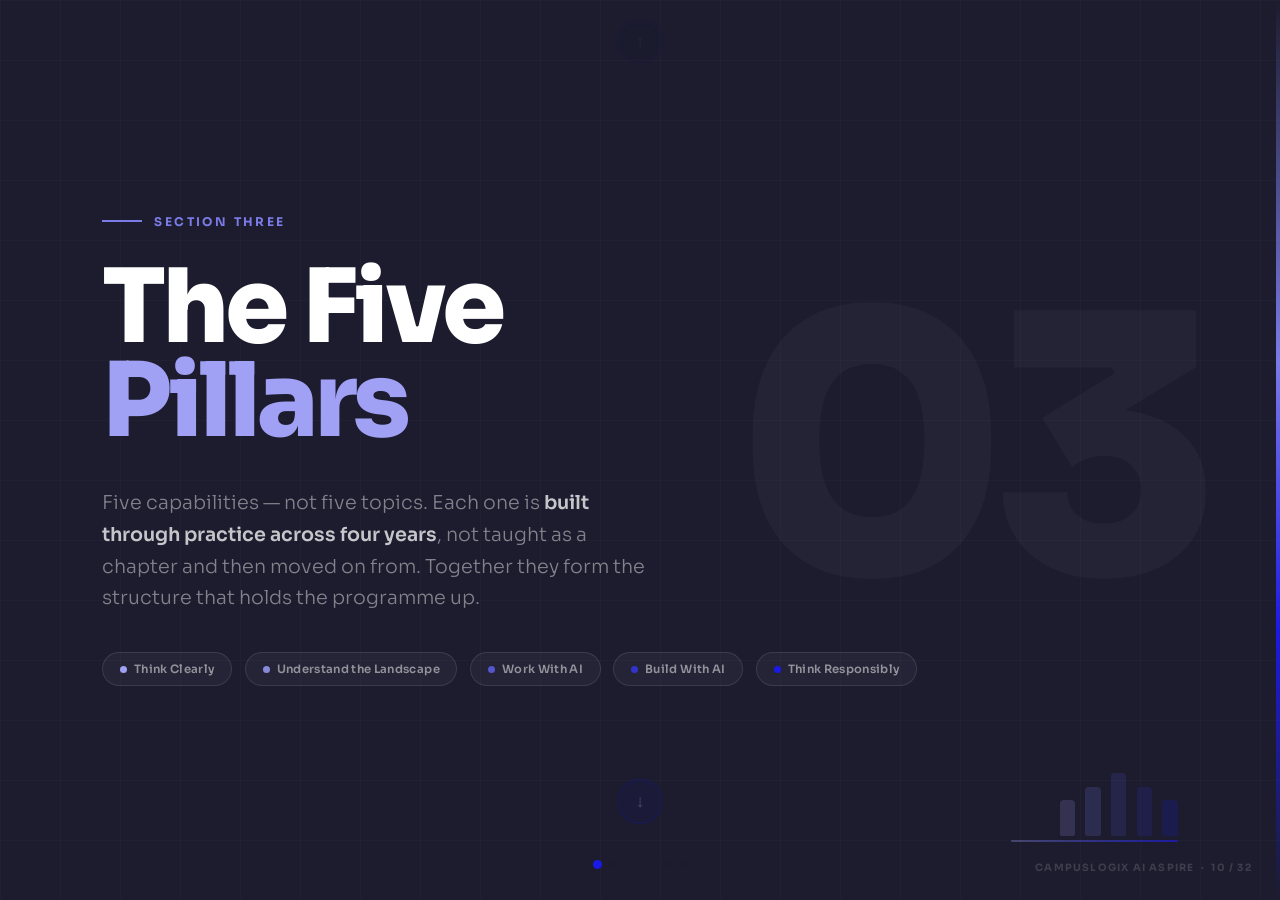
<file: section_03_complete.html>
<!DOCTYPE html>
<html lang="en">
<head>
<meta charset="UTF-8">
<meta name="viewport" content="width=device-width, initial-scale=1.0">
<title>Campuslogix AI Aspire — Section 3: The Five Pillars</title>
<link rel="preconnect" href="https://fonts.googleapis.com">
<link rel="preconnect" href="https://fonts.gstatic.com" crossorigin>
<link href="https://fonts.googleapis.com/css2?family=Sora:wght@300;400;600;700;800&display=swap" rel="stylesheet">
<style>
/* ── RESET & VARS ────────────────────────────────────────────────────────── */
*, *::before, *::after { box-sizing: border-box; margin: 0; padding: 0; }
:root {
  --deep-blue:  #1A1AE6;
  --mid-blue:   #3333CC;
  --periwinkle: #7B7BE8;
  --pale-blue:  #A0A0F5;
  --off-white:  #F4F4FB;
  --dark-navy:  #1C1C2E;
  --white:      #FFFFFF;
  --mid-grey:   #4A4A6A;
  --light-grey: #8888A8;
}
html, body { width: 100%; height: 100%; font-family: 'Sora', sans-serif; overflow: hidden; }

/* ── DECK ────────────────────────────────────────────────────────────────── */
.deck { width: 100vw; height: 100vh; position: relative; overflow: hidden; }

.slide {
  position: absolute; inset: 0; width: 100%; height: 100%;
  transform: translateY(100%);
  transition: transform 0.45s cubic-bezier(0.65, 0, 0.35, 1);
  will-change: transform; overflow: hidden;
}
.slide.active { transform: translateY(0); }
.slide.prev   { transform: translateY(-100%); }

/* ── NAV ─────────────────────────────────────────────────────────────────── */
.nav-dots {
  position: fixed; bottom: clamp(18px,2.5vw,32px); left: 50%;
  transform: translateX(-50%); display: flex; gap: 10px; z-index: 100;
}
.nav-dot {
  width: 7px; height: 7px; border-radius: 50%;
  background: rgba(255,255,255,0.2); border: none; cursor: pointer; padding: 0;
  transition: background 0.25s, transform 0.25s;
}
.nav-dot.active { background: var(--periwinkle); transform: scale(1.3); }
.nav-dot.on-white { background: rgba(28,28,46,0.18); }
.nav-dot.on-white.active { background: var(--deep-blue); transform: scale(1.3); }

.nav-arrow {
  position: fixed; left: 50%; transform: translateX(-50%);
  z-index: 100;
  width: clamp(36px,3.5vw,48px); height: clamp(36px,3.5vw,48px);
  border-radius: 50%; border: 1px solid rgba(255,255,255,0.15);
  background: rgba(255,255,255,0.06); color: rgba(255,255,255,0.5);
  font-size: clamp(14px,1.4vw,18px); cursor: pointer;
  display: flex; align-items: center; justify-content: center;
  transition: background 0.2s, border-color 0.2s, color 0.2s;
  backdrop-filter: blur(4px);
}
.nav-arrow:hover { background: rgba(123,123,232,0.2); border-color: rgba(123,123,232,0.4); color: var(--white); }
.nav-arrow.up   { top:  clamp(12px,1.5vw,24px); }
.nav-arrow.down { bottom: clamp(52px,6vw,76px); }
.nav-arrow:disabled { opacity: 0.2; cursor: default; }
.nav-arrow:disabled:hover { background: rgba(255,255,255,0.06); border-color: rgba(255,255,255,0.15); color: rgba(255,255,255,0.5); }

/* Slide badge */
.slide-badge {
  position: absolute; bottom: clamp(16px,2vw,28px); right: clamp(20px,2.2vw,32px);
  font-size: 10px; font-weight: 700; letter-spacing: 0.12em; text-transform: uppercase;
  color: rgba(255,255,255,0.15); z-index: 10;
}
.slide-badge.on-white { color: rgba(28,28,46,0.22); }

/* Dot grid utility */
.dot-grid::before {
  content: ''; position: absolute; inset: 0;
  background-image: radial-gradient(circle, rgba(26,26,230,0.055) 1px, transparent 1px);
  background-size: 28px 28px; pointer-events: none; z-index: 0;
}

/* Deep blue top bar (shared) */
.top-bar {
  background: var(--deep-blue);
  padding: clamp(18px,2.2vw,28px) clamp(48px,5.5vw,80px);
  display: flex; align-items: center; justify-content: space-between;
  position: relative; z-index: 2; flex-shrink: 0;
}
.top-bar-label {
  font-size: clamp(10px,0.95vw,12px); font-weight: 700;
  letter-spacing: 0.18em; text-transform: uppercase; color: var(--pale-blue);
  display: flex; align-items: center; gap: 12px;
}
.top-bar-label::before { content: ''; display: block; width: 24px; height: 2px; background: var(--pale-blue); }
.top-bar-title { font-size: clamp(13px,1.3vw,17px); font-weight: 700; color: var(--white); }

/* ═══════════════════════════════════════════════════════════════════════════
   SLIDE 10 — SECTION BREAKER
   ═══════════════════════════════════════════════════════════════════════════ */
#slide-10 {
  background: var(--dark-navy);
  display: flex; flex-direction: column;
  justify-content: center; align-items: flex-start;
  padding: clamp(60px,8vw,120px);
}
#slide-10::before {
  content: ''; position: absolute; inset: 0;
  background-image:
    linear-gradient(rgba(255,255,255,0.02) 1px, transparent 1px),
    linear-gradient(90deg, rgba(255,255,255,0.02) 1px, transparent 1px);
  background-size: 60px 60px; pointer-events: none;
}

/* Ghost section number */
.s10-bg-num {
  position: absolute; right: clamp(40px,6vw,80px); top: 50%; transform: translateY(-50%);
  font-size: clamp(200px,28vw,360px); font-weight: 800; line-height: 1;
  color: rgba(255,255,255,0.03); letter-spacing: -0.05em;
  pointer-events: none; user-select: none;
}

/* Five small pillar shapes — decorative, bottom right */
.s10-pillars-deco {
  position: absolute; right: clamp(60px,8vw,120px); bottom: clamp(40px,5vw,80px);
  display: flex; align-items: flex-end; gap: clamp(6px,0.8vw,12px);
  pointer-events: none;
}
.s10-deco-pillar {
  width: clamp(10px,1.2vw,18px); border-radius: 4px 4px 2px 2px;
  opacity: 0.18;
}
.s10-deco-pillar:nth-child(1) { height: clamp(28px,4vh,52px);  background: #A0A0F5; }
.s10-deco-pillar:nth-child(2) { height: clamp(38px,5.5vh,70px); background: #7B7BE8; }
.s10-deco-pillar:nth-child(3) { height: clamp(48px,7vh,88px);  background: #5555CC; }
.s10-deco-pillar:nth-child(4) { height: clamp(38px,5.5vh,70px); background: #3333CC; }
.s10-deco-pillar:nth-child(5) { height: clamp(28px,4vh,52px);  background: #1A1AE6; }
/* Baseline under decorative pillars */
.s10-deco-base {
  position: absolute; right: clamp(60px,8vw,120px); bottom: clamp(36px,4.5vw,72px);
  height: 2px; width: clamp(100px,13vw,200px);
  background: linear-gradient(to right, rgba(160,160,245,0.3), rgba(26,26,230,0.6));
  border-radius: 1px;
}

/* Right accent line */
.s10-accent-line {
  position: absolute; right: 0; top: 0; bottom: 0; width: 4px;
  background: linear-gradient(to bottom, transparent, var(--periwinkle) 40%, var(--deep-blue) 70%, transparent);
}

.s10-content { position: relative; z-index: 2; }

.s10-kicker {
  font-size: clamp(10px,0.95vw,12px); font-weight: 700;
  letter-spacing: 0.2em; text-transform: uppercase; color: var(--periwinkle);
  display: flex; align-items: center; gap: 12px;
  margin-bottom: clamp(20px,2.5vw,36px);
}
.s10-kicker::before { content: ''; display: block; width: 40px; height: 2px; background: var(--periwinkle); }

.s10-title {
  font-size: clamp(48px,8vw,120px); font-weight: 800; line-height: 0.92;
  letter-spacing: -0.04em; color: var(--white);
  margin-bottom: clamp(24px,3vw,44px);
}
.s10-title .accent { color: var(--pale-blue); }

.s10-desc {
  font-size: clamp(14px,1.5vw,20px); font-weight: 300;
  color: rgba(255,255,255,0.45); line-height: 1.65; max-width: 560px;
}
.s10-desc strong { color: rgba(255,255,255,0.75); font-weight: 600; }

/* Five pill labels under description */
.s10-pills {
  display: flex; gap: clamp(8px,1vw,14px); flex-wrap: nowrap;
  margin-top: clamp(24px,3vw,44px);
  white-space: nowrap;
}
.s10-pill {
  padding: clamp(6px,0.7vw,9px) clamp(12px,1.3vw,18px); border-radius: 100px;
  border: 1px solid rgba(255,255,255,0.1);
  font-size: clamp(10px,0.9vw,12px); font-weight: 600; letter-spacing: 0.03em;
  color: rgba(255,255,255,0.5); background: rgba(255,255,255,0.04);
  display: flex; align-items: center; gap: 7px;
  flex-shrink: 0;
}
.s10-pill-dot {
  width: 7px; height: 7px; border-radius: 50; flex-shrink: 0;
  border-radius: 50%;
}


/* ═══════════════════════════════════════════════════════════════════════════
   SLIDE 11 — PILLAR 1: THINK CLEARLY
   ═══════════════════════════════════════════════════════════════════════════ */
#slide-11 {
  background: var(--white);
  display: grid; grid-template-rows: auto 1fr;
}
#slide-11::before {
  content: ''; position: absolute; inset: 0;
  background-image: radial-gradient(circle, rgba(26,26,230,0.055) 1px, transparent 1px);
  background-size: 28px 28px; pointer-events: none; z-index: 0;
}

.s11-body {
  display: grid; grid-template-columns: 1fr 1.1fr;
  position: relative; z-index: 1; overflow: hidden;
}

/* LHS — context and outcomes */
.s11-left {
  display: flex; flex-direction: column; justify-content: center;
  padding: clamp(36px,4.5vw,60px) clamp(44px,5.5vw,76px);
  border-right: 1px solid rgba(26,26,230,0.08);
  position: relative;
}

/* Large pillar number watermark */
.s11-bg-num {
  position: absolute; bottom: -20px; left: -10px;
  font-size: clamp(160px,22vw,280px); font-weight: 800; line-height: 1;
  color: rgba(26,26,230,0.04); letter-spacing: -0.05em;
  pointer-events: none; user-select: none;
}

.s11-left-inner { position: relative; z-index: 1; }

.s11-pillar-tag {
  display: inline-flex; align-items: center; gap: 10px;
  background: rgba(26,26,230,0.07); border: 1px solid rgba(26,26,230,0.15);
  border-radius: 100px; padding: 6px 16px 6px 10px;
  margin-bottom: clamp(18px,2.2vw,32px);
}
.s11-pillar-tag .tag-dot {
  width: 8px; height: 8px; border-radius: 50%; background: var(--deep-blue);
}
.s11-pillar-tag span {
  font-size: clamp(10px,0.95vw,12px); font-weight: 700;
  letter-spacing: 0.12em; text-transform: uppercase; color: var(--deep-blue);
}

.s11-headline {
  font-size: clamp(28px,3.8vw,52px); font-weight: 800; line-height: 1.06;
  letter-spacing: -0.03em; color: var(--dark-navy);
  margin-bottom: clamp(8px,1vw,14px);
}
.s11-headline .accent { color: var(--deep-blue); }

.s11-sub {
  font-size: clamp(12px,1.2vw,16px); font-weight: 400; color: var(--mid-grey);
  line-height: 1.7; margin-bottom: clamp(20px,2.5vw,36px);
  border-left: 3px solid var(--deep-blue); padding-left: 16px;
}
.s11-sub strong { color: var(--dark-navy); font-weight: 700; }

/* Why it matters note */
.s11-matters {
  padding: clamp(12px,1.4vw,18px) clamp(16px,1.8vw,24px);
  border-radius: 10px; background: rgba(26,26,230,0.05);
  border: 1px solid rgba(26,26,230,0.12);
}
.s11-matters-label {
  font-size: clamp(9px,0.85vw,11px); font-weight: 700; letter-spacing: 0.12em;
  text-transform: uppercase; color: var(--deep-blue); margin-bottom: 6px;
}
.s11-matters-text {
  font-size: clamp(11px,1.05vw,14px); font-weight: 400; color: var(--mid-grey); line-height: 1.6;
}
.s11-matters-text strong { color: var(--dark-navy); font-weight: 600; }

/* RHS — outcome cards */
.s11-right {
  display: flex; flex-direction: column; justify-content: center;
  padding: clamp(32px,4vw,56px) clamp(40px,5vw,68px);
  gap: clamp(8px,1vw,13px);
  background: var(--off-white);
}

.s11-outcomes-label {
  font-size: clamp(9px,0.85vw,11px); font-weight: 700; letter-spacing: 0.14em;
  text-transform: uppercase; color: var(--light-grey);
  margin-bottom: clamp(4px,0.5vw,8px);
}

.outcome-card {
  display: flex; align-items: flex-start; gap: clamp(12px,1.4vw,18px);
  padding: clamp(12px,1.4vw,18px) clamp(16px,1.8vw,22px);
  border-radius: 12px; background: var(--white);
  border: 1px solid rgba(26,26,230,0.07);
  transition: border-color 0.2s, transform 0.2s;
}
.outcome-card:hover {
  border-color: rgba(26,26,230,0.2);
  transform: translateX(4px);
}

/* Icon badge */
.oc-icon {
  width: clamp(32px,3.2vw,42px); height: clamp(32px,3.2vw,42px);
  border-radius: 9px; background: rgba(26,26,230,0.08);
  border: 1px solid rgba(26,26,230,0.12);
  display: flex; align-items: center; justify-content: center;
  font-size: clamp(14px,1.4vw,18px); flex-shrink: 0;
}

.oc-text {}
.oc-title {
  font-size: clamp(12px,1.15vw,15px); font-weight: 700;
  color: var(--dark-navy); margin-bottom: 3px; line-height: 1.3;
}
.oc-desc {
  font-size: clamp(10px,0.95vw,12px); font-weight: 400;
  color: var(--light-grey); line-height: 1.5;
}

*, *::before, *::after { box-sizing: border-box; margin: 0; padding: 0; }
:root {
  --deep-blue:  #1A1AE6;
  --mid-blue:   #3333CC;
  --periwinkle: #7B7BE8;
  --pale-blue:  #A0A0F5;
  --off-white:  #F4F4FB;
  --dark-navy:  #1C1C2E;
  --white:      #FFFFFF;
  --mid-grey:   #4A4A6A;
  --light-grey: #8888A8;
}
html, body { width: 100%; height: 100%; font-family: 'Sora', sans-serif; overflow: hidden; }

/* ── DECK ── */
.deck { width: 100vw; height: 100vh; position: relative; overflow: hidden; }
.slide {
  position: absolute; inset: 0; width: 100%; height: 100%;
  transform: translateY(100%);
  transition: transform 0.45s cubic-bezier(0.65, 0, 0.35, 1);
  will-change: transform; overflow: hidden;
}
.slide.active { transform: translateY(0); }
.slide.prev   { transform: translateY(-100%); }

/* ── NAV ── */
.nav-dots {
  position: fixed; bottom: clamp(18px,2.5vw,32px); left: 50%;
  transform: translateX(-50%); display: flex; gap: 10px; z-index: 100;
}
.nav-dot {
  width: 7px; height: 7px; border-radius: 50%;
  background: rgba(28,28,46,0.18); border: none; cursor: pointer; padding: 0;
  transition: background 0.25s, transform 0.25s;
}
.nav-dot.active { background: var(--deep-blue); transform: scale(1.3); }

.nav-arrow {
  position: fixed; left: 50%; transform: translateX(-50%);
  z-index: 100; width: clamp(36px,3.5vw,48px); height: clamp(36px,3.5vw,48px);
  border-radius: 50%; border: 1px solid rgba(26,26,230,0.2);
  background: rgba(26,26,230,0.06); color: var(--mid-grey);
  font-size: clamp(14px,1.4vw,18px); cursor: pointer;
  display: flex; align-items: center; justify-content: center;
  transition: background 0.2s, border-color 0.2s, color 0.2s;
}
.nav-arrow:hover { background: rgba(26,26,230,0.12); border-color: rgba(26,26,230,0.4); color: var(--deep-blue); }
.nav-arrow.up   { top:  clamp(12px,1.5vw,24px); }
.nav-arrow.down { bottom: clamp(52px,6vw,76px); }
.nav-arrow:disabled { opacity: 0.2; cursor: default; }
.nav-arrow:disabled:hover { background: rgba(26,26,230,0.06); border-color: rgba(26,26,230,0.2); color: var(--mid-grey); }

/* ── SHARED PILLAR SLIDE LAYOUT ── */
.pillar-slide {
  background: var(--white);
  display: grid; grid-template-rows: auto 1fr;
}
.pillar-slide::before {
  content: ''; position: absolute; inset: 0;
  background-image: radial-gradient(circle, rgba(26,26,230,0.055) 1px, transparent 1px);
  background-size: 28px 28px; pointer-events: none; z-index: 0;
}

.top-bar {
  background: var(--deep-blue);
  padding: clamp(18px,2.2vw,28px) clamp(48px,5.5vw,80px);
  display: flex; align-items: center; justify-content: space-between;
  position: relative; z-index: 2; flex-shrink: 0;
}
.top-bar-label {
  font-size: clamp(10px,0.95vw,12px); font-weight: 700;
  letter-spacing: 0.18em; text-transform: uppercase; color: var(--pale-blue);
  display: flex; align-items: center; gap: 12px;
}
.top-bar-label::before { content: ''; display: block; width: 24px; height: 2px; background: var(--pale-blue); }
.top-bar-title { font-size: clamp(13px,1.3vw,17px); font-weight: 700; color: var(--white); }

.pillar-body {
  display: grid; grid-template-columns: 1fr 1.1fr;
  position: relative; z-index: 1; overflow: hidden;
}

/* LHS */
.pillar-left {
  display: flex; flex-direction: column; justify-content: center;
  padding: clamp(36px,4.5vw,60px) clamp(44px,5.5vw,76px);
  border-right: 1px solid rgba(26,26,230,0.08);
  position: relative; overflow: hidden;
}
.pillar-bg-num {
  position: absolute; bottom: -20px; left: -10px;
  font-size: clamp(160px,22vw,280px); font-weight: 800; line-height: 1;
  color: rgba(26,26,230,0.04); letter-spacing: -0.05em;
  pointer-events: none; user-select: none;
}
.pillar-left-inner { position: relative; z-index: 1; }

.pillar-tag {
  display: inline-flex; align-items: center; gap: 10px;
  border-radius: 100px; padding: 6px 16px 6px 10px;
  margin-bottom: clamp(18px,2.2vw,32px);
}
.pillar-tag .tag-dot { width: 8px; height: 8px; border-radius: 50%; }
.pillar-tag span {
  font-size: clamp(10px,0.95vw,12px); font-weight: 700;
  letter-spacing: 0.12em; text-transform: uppercase;
}

.pillar-headline {
  font-size: clamp(28px,3.8vw,52px); font-weight: 800; line-height: 1.06;
  letter-spacing: -0.03em; color: var(--dark-navy);
  margin-bottom: clamp(8px,1vw,14px);
}

.pillar-sub {
  font-size: clamp(12px,1.2vw,16px); font-weight: 400; color: var(--mid-grey);
  line-height: 1.7; margin-bottom: clamp(20px,2.5vw,36px);
  padding-left: 16px;
}
.pillar-sub strong { color: var(--dark-navy); font-weight: 700; }

.pillar-matters {
  padding: clamp(12px,1.4vw,18px) clamp(16px,1.8vw,24px);
  border-radius: 10px;
}
.pillar-matters-label {
  font-size: clamp(9px,0.85vw,11px); font-weight: 700; letter-spacing: 0.12em;
  text-transform: uppercase; margin-bottom: 6px;
}
.pillar-matters-text {
  font-size: clamp(11px,1.05vw,14px); font-weight: 400; color: var(--mid-grey); line-height: 1.6;
}
.pillar-matters-text strong { color: var(--dark-navy); font-weight: 600; }

/* RHS */
.pillar-right {
  display: flex; flex-direction: column; justify-content: center;
  padding: clamp(32px,4vw,56px) clamp(40px,5vw,68px);
  gap: clamp(8px,1vw,13px);
  background: var(--off-white);
}
.outcomes-label {
  font-size: clamp(9px,0.85vw,11px); font-weight: 700; letter-spacing: 0.14em;
  text-transform: uppercase; color: var(--light-grey);
  margin-bottom: clamp(4px,0.5vw,8px);
}
.outcome-card {
  display: flex; align-items: flex-start; gap: clamp(12px,1.4vw,18px);
  padding: clamp(12px,1.4vw,18px) clamp(16px,1.8vw,22px);
  border-radius: 12px; background: var(--white);
  border: 1px solid rgba(26,26,230,0.07);
  transition: border-color 0.2s, transform 0.2s;
}
.outcome-card:hover { border-color: rgba(26,26,230,0.2); transform: translateX(4px); }
.oc-icon {
  width: clamp(32px,3.2vw,42px); height: clamp(32px,3.2vw,42px);
  border-radius: 9px; display: flex; align-items: center; justify-content: center;
  font-size: clamp(14px,1.4vw,18px); flex-shrink: 0;
}
.oc-title {
  font-size: clamp(12px,1.15vw,15px); font-weight: 700;
  color: var(--dark-navy); margin-bottom: 3px; line-height: 1.3;
}
.oc-desc {
  font-size: clamp(10px,0.95vw,12px); font-weight: 400;
  color: var(--light-grey); line-height: 1.5;
}

/* ── PILLAR COLOUR TOKENS ── */
/* P2 — periwinkle */
.p2-tag  { background: rgba(123,123,232,0.08); border: 1px solid rgba(123,123,232,0.18); }
.p2-tag .tag-dot { background: var(--periwinkle); }
.p2-tag span { color: var(--periwinkle); }
.p2-sub  { border-left: 3px solid var(--periwinkle); }
.p2-matters { background: rgba(123,123,232,0.06); border: 1px solid rgba(123,123,232,0.15); }
.p2-matters .pillar-matters-label { color: var(--periwinkle); }
.p2-headline .accent { color: var(--periwinkle); }
.p2-icon { background: rgba(123,123,232,0.1); border: 1px solid rgba(123,123,232,0.15); }

/* P3 — mid-blue */
.p3-tag  { background: rgba(51,51,204,0.08); border: 1px solid rgba(51,51,204,0.18); }
.p3-tag .tag-dot { background: var(--mid-blue); }
.p3-tag span { color: var(--mid-blue); }
.p3-sub  { border-left: 3px solid var(--mid-blue); }
.p3-matters { background: rgba(51,51,204,0.06); border: 1px solid rgba(51,51,204,0.15); }
.p3-matters .pillar-matters-label { color: var(--mid-blue); }
.p3-headline .accent { color: var(--mid-blue); }
.p3-icon { background: rgba(51,51,204,0.1); border: 1px solid rgba(51,51,204,0.15); }

/* P4 — deep-blue */
.p4-tag  { background: rgba(26,26,230,0.08); border: 1px solid rgba(26,26,230,0.2); }
.p4-tag .tag-dot { background: var(--deep-blue); }
.p4-tag span { color: var(--deep-blue); }
.p4-sub  { border-left: 3px solid var(--deep-blue); }
.p4-matters { background: rgba(26,26,230,0.06); border: 1px solid rgba(26,26,230,0.14); }
.p4-matters .pillar-matters-label { color: var(--deep-blue); }
.p4-headline .accent { color: var(--deep-blue); }
.p4-icon { background: rgba(26,26,230,0.08); border: 1px solid rgba(26,26,230,0.14); }

/* P5 — dark navy accent */
.p5-tag  { background: rgba(28,28,46,0.06); border: 1px solid rgba(28,28,46,0.15); }
.p5-tag .tag-dot { background: var(--dark-navy); }
.p5-tag span { color: var(--dark-navy); }
.p5-sub  { border-left: 3px solid var(--dark-navy); }
.p5-matters { background: rgba(28,28,46,0.04); border: 1px solid rgba(28,28,46,0.12); }
.p5-matters .pillar-matters-label { color: var(--dark-navy); }
.p5-headline .accent { color: var(--dark-navy); }
.p5-icon { background: rgba(28,28,46,0.06); border: 1px solid rgba(28,28,46,0.12); }

</style>
</head>
<body>
<div class="deck">
  <!-- ═══ SLIDE 10 — SECTION BREAKER ════════════════════════════════════ -->
  <div class="slide active" id="slide-10">
    <div class="s10-accent-line"></div>
    <div class="s10-bg-num">03</div>
    <div class="s10-pillars-deco">
      <div class="s10-deco-pillar"></div>
      <div class="s10-deco-pillar"></div>
      <div class="s10-deco-pillar"></div>
      <div class="s10-deco-pillar"></div>
      <div class="s10-deco-pillar"></div>
    </div>
    <div class="s10-deco-base"></div>

    <div class="s10-content">
      <div class="s10-kicker">Section Three</div>
      <div class="s10-title">The Five<br><span class="accent">Pillars</span></div>
      <p class="s10-desc">
        Five capabilities — not five topics.
        Each one is <strong>built through practice across four years</strong>,
        not taught as a chapter and then moved on from.
        Together they form the structure that holds the programme up.
      </p>
      <div class="s10-pills">
        <span class="s10-pill">
          <span class="s10-pill-dot" style="background:#A0A0F5"></span>
          Think Clearly
        </span>
        <span class="s10-pill">
          <span class="s10-pill-dot" style="background:#8888D8"></span>
          Understand the Landscape
        </span>
        <span class="s10-pill">
          <span class="s10-pill-dot" style="background:#5555CC"></span>
          Work With AI
        </span>
        <span class="s10-pill">
          <span class="s10-pill-dot" style="background:#3333CC"></span>
          Build With AI
        </span>
        <span class="s10-pill">
          <span class="s10-pill-dot" style="background:#1A1AE6"></span>
          Think Responsibly
        </span>
      </div>
    </div>

    <div class="slide-badge">Campuslogix AI Aspire &nbsp;·&nbsp; 10 / 32</div>
  </div>


  <!-- ═══ SLIDE 11 — PILLAR 1: THINK CLEARLY ════════════════════════════ -->
  <div class="slide" id="slide-11">

    <div class="top-bar">
      <div class="top-bar-label">Pillar 01 of 05</div>
      <div class="top-bar-title">Think Clearly — Logical Reasoning and Structured Problem-Solving</div>
    </div>

    <div class="s11-body">

      <!-- LHS -->
      <div class="s11-left">
        <div class="s11-bg-num">01</div>
        <div class="s11-left-inner">

          <div class="s11-pillar-tag">
            <div class="tag-dot"></div>
            <span>Pillar 1 · The Foundation</span>
          </div>

          <h2 class="s11-headline">
            The skill<br>no automation<br>can <span class="accent">replace.</span>
          </h2>

          <p class="s11-sub">
            Logical reasoning is not a module in this programme.
            It is <strong>the spine</strong> — the thread woven through
            every session of every year. In Grade 6 it is taught explicitly.
            By Grade 9 it is how students think.
          </p>

          <div class="s11-matters">
            <div class="s11-matters-label">Why it matters — for parents</div>
            <div class="s11-matters-text">
              Every competitive entrance exam — <strong>JEE, NEET, CLAT, CAT, UPSC</strong> — has a logical reasoning component.
              This programme builds it from age 11, through practice, not by accident.
            </div>
          </div>

        </div>
      </div>

      <!-- RHS — outcome cards -->
      <div class="s11-right">
        <div class="s11-outcomes-label">What students can do by Grade 9</div>

        <div class="outcome-card">
          <div class="oc-icon">🔍</div>
          <div class="oc-text">
            <div class="oc-title">Recognise and apply patterns</div>
            <div class="oc-desc">Identify rules, sequences, and structures across unfamiliar situations — not just familiar ones.</div>
          </div>
        </div>

        <div class="outcome-card">
          <div class="oc-icon">↔️</div>
          <div class="oc-text">
            <div class="oc-title">Reason with conditional logic</div>
            <div class="oc-desc">Construct and evaluate if-then arguments. Identify exactly where a chain of reasoning breaks down.</div>
          </div>
        </div>

        <div class="outcome-card">
          <div class="oc-icon">🧩</div>
          <div class="oc-text">
            <div class="oc-title">Decompose complex problems</div>
            <div class="oc-desc">Break any large, messy problem into structured, solvable parts before attempting a solution.</div>
          </div>
        </div>

        <div class="outcome-card">
          <div class="oc-icon">⚖️</div>
          <div class="oc-text">
            <div class="oc-title">Distinguish evidence from opinion</div>
            <div class="oc-desc">Evaluate a claim by the quality of its evidence — not by how confidently it is stated.</div>
          </div>
        </div>

        <div class="outcome-card">
          <div class="oc-icon">🛡️</div>
          <div class="oc-text">
            <div class="oc-title">Identify logical fallacies</div>
            <div class="oc-desc">Name at least 8 common fallacies and spot them in real AI-related arguments, news, and advertising.</div>
          </div>
        </div>

        <div class="outcome-card">
          <div class="oc-icon">🔄</div>
          <div class="oc-text">
            <div class="oc-title">Steel-man an opposing view</div>
            <div class="oc-desc">Construct the strongest possible version of an argument they disagree with — before critiquing it.</div>
          </div>
        </div>

      </div>
    </div>

    <div class="slide-badge on-white">Campuslogix AI Aspire &nbsp;·&nbsp; 11 / 32</div>
  </div>


  <!-- ═══════════════════════════════════════════════════════════════════
       SLIDE 12 — PILLAR 2: UNDERSTAND THE LANDSCAPE
       ═══════════════════════════════════════════════════════════════════ -->
  <div class="slide pillar-slide" id="slide-12">
    <div class="top-bar">
      <div class="top-bar-label">Pillar 02 of 05</div>
      <div class="top-bar-title">Understand the Landscape — AI Literacy and Conceptual Fluency</div>
    </div>
    <div class="pillar-body">

      <div class="pillar-left">
        <div class="pillar-bg-num">02</div>
        <div class="pillar-left-inner">
          <div class="pillar-tag p2-tag">
            <div class="tag-dot"></div>
            <span>Pillar 2 · AI Literacy</span>
          </div>
          <h2 class="pillar-headline p2-headline">
            Not just what<br>AI does — but<br>how it <span class="accent">works.</span>
          </h2>
          <p class="pillar-sub p2-sub">
            Students who only know what AI produces are
            <strong>passive users</strong>. Students who understand how it learns,
            where it fails, and what it cannot do are active,
            critical participants — in every field, at every level.
          </p>
          <div class="pillar-matters p2-matters">
            <div class="pillar-matters-label">Why it matters — for parents</div>
            <div class="pillar-matters-text">
              AI is being discussed in every boardroom, every policy brief, and every family dinner table.
              A student who genuinely understands what AI is will navigate the next decade
              <strong>with clarity while others navigate it with anxiety.</strong>
            </div>
          </div>
        </div>
      </div>

      <div class="pillar-right">
        <div class="outcomes-label">What students can do by Grade 9</div>

        <div class="outcome-card">
          <div class="oc-icon p2-icon">🧠</div>
          <div>
            <div class="oc-title">Explain how AI learns</div>
            <div class="oc-desc">Describe training data, model accuracy, and the difference between supervised, unsupervised, and reinforcement learning — without technical jargon.</div>
          </div>
        </div>
        <div class="outcome-card">
          <div class="oc-icon p2-icon">🗺️</div>
          <div>
            <div class="oc-title">Distinguish types of AI</div>
            <div class="oc-desc">Narrow vs general AI, generative vs predictive AI, the difference between a model, a tool, and an application.</div>
          </div>
        </div>
        <div class="outcome-card">
          <div class="oc-icon p2-icon">📊</div>
          <div>
            <div class="oc-title">Understand data as AI's raw material</div>
            <div class="oc-desc">Why data quality, quantity, and bias determine what an AI can and cannot do — and what garbage in, garbage out really means.</div>
          </div>
        </div>
        <div class="outcome-card">
          <div class="oc-icon p2-icon">🇮🇳</div>
          <div>
            <div class="oc-title">Identify AI in Indian daily life</div>
            <div class="oc-desc">Recognise AI across healthcare, agriculture, finance, education, and law enforcement — with specific Indian examples and context.</div>
          </div>
        </div>
        <div class="outcome-card">
          <div class="oc-icon p2-icon">⚠️</div>
          <div>
            <div class="oc-title">Understand AI's limits</div>
            <div class="oc-desc">Hallucination, bias, context blindness — and why each of these matters in high-stakes decisions.</div>
          </div>
        </div>
        <div class="outcome-card">
          <div class="oc-icon p2-icon">📰</div>
          <div>
            <div class="oc-title">Read AI news critically</div>
            <div class="oc-desc">Evaluate any AI claim — from a news article, product pitch, or policy brief — for accuracy, exaggeration, or misleading framing.</div>
          </div>
        </div>
      </div>
    </div>
    <div class="slide-badge">Campuslogix AI Aspire &nbsp;·&nbsp; 12 / 32</div>
  </div>


  <!-- ═══════════════════════════════════════════════════════════════════
       SLIDE 13 — PILLAR 3: WORK WITH AI
       ═══════════════════════════════════════════════════════════════════ -->
  <div class="slide pillar-slide" id="slide-13">
    <div class="top-bar">
      <div class="top-bar-label">Pillar 03 of 05</div>
      <div class="top-bar-title">Work With AI — Prompt Engineering and AI Collaboration</div>
    </div>
    <div class="pillar-body">

      <div class="pillar-left">
        <div class="pillar-bg-num">03</div>
        <div class="pillar-left-inner">
          <div class="pillar-tag p3-tag">
            <div class="tag-dot"></div>
            <span>Pillar 3 · Prompt Engineering</span>
          </div>
          <h2 class="pillar-headline p3-headline">
            The practical<br>skill of <span class="accent">our time.</span>
          </h2>
          <p class="pillar-sub p3-sub">
            Prompt engineering is already listed in job descriptions
            across every industry. More importantly, the underlying skill —
            <strong>communicating precisely and iterating intelligently</strong> —
            is valued in every profession, every institution,
            and every collaborative environment.
          </p>
          <div class="pillar-matters p3-matters">
            <div class="pillar-matters-label">The four-year progression</div>
            <div class="pillar-matters-text">
              Grade 6: clear instructions ·
              Grade 7: RCT framework ·
              Grade 8: chain prompting and output shaping ·
              Grade 9: <strong>system prompts, few-shot, and meta-prompting</strong>
            </div>
          </div>
        </div>
      </div>

      <div class="pillar-right">
        <div class="outcomes-label">What students can do by Grade 9</div>

        <div class="outcome-card">
          <div class="oc-icon p3-icon">✍️</div>
          <div>
            <div class="oc-title">Write precise, effective instructions</div>
            <div class="oc-desc">Communicate with AI clearly enough that the output is useful on the first or second attempt — not the tenth.</div>
          </div>
        </div>
        <div class="outcome-card">
          <div class="oc-icon p3-icon">🎯</div>
          <div>
            <div class="oc-title">Apply the RCT Framework</div>
            <div class="oc-desc">Construct any prompt using Role + Context + Task as a default mental model, across every subject and every tool.</div>
          </div>
        </div>
        <div class="outcome-card">
          <div class="oc-icon p3-icon">🔗</div>
          <div>
            <div class="oc-title">Design and execute prompt chains</div>
            <div class="oc-desc">Break a multi-step project into a sequence of prompts — each building on the last — and document the logic as a flowchart.</div>
          </div>
        </div>
        <div class="outcome-card">
          <div class="oc-icon p3-icon">⚙️</div>
          <div>
            <div class="oc-title">Write and deploy system prompts</div>
            <div class="oc-desc">Set persistent behaviour for an AI session. Build a specialised AI assistant for a specific purpose and test its consistency.</div>
          </div>
        </div>
        <div class="outcome-card">
          <div class="oc-icon p3-icon">🔁</div>
          <div>
            <div class="oc-title">Apply meta-prompting</div>
            <div class="oc-desc">Ask AI to critique and improve their own prompts — then evaluate whether the AI's suggestion is actually better, and why.</div>
          </div>
        </div>
        <div class="outcome-card">
          <div class="oc-icon p3-icon">📚</div>
          <div>
            <div class="oc-title">Maintain a personal Prompt Toolkit</div>
            <div class="oc-desc">A documented, reusable set of prompts covering every tool they use — with usage notes, examples, and known limitations.</div>
          </div>
        </div>
      </div>
    </div>
    <div class="slide-badge">Campuslogix AI Aspire &nbsp;·&nbsp; 13 / 32</div>
  </div>


  <!-- ═══════════════════════════════════════════════════════════════════
       SLIDE 14 — PILLAR 4: BUILD WITH AI
       ═══════════════════════════════════════════════════════════════════ -->
  <div class="slide pillar-slide" id="slide-14">
    <div class="top-bar">
      <div class="top-bar-label">Pillar 04 of 05</div>
      <div class="top-bar-title">Build With AI — Vibe Coding and AI-Assisted Creation</div>
    </div>
    <div class="pillar-body">

      <div class="pillar-left">
        <div class="pillar-bg-num">04</div>
        <div class="pillar-left-inner">
          <div class="pillar-tag p4-tag">
            <div class="tag-dot"></div>
            <span>Pillar 4 · Vibe Coding</span>
          </div>
          <h2 class="pillar-headline p4-headline">
            From idea to<br>working product.<br><span class="accent">No syntax needed.</span>
          </h2>
          <p class="pillar-sub p4-sub">
            The ability to build a working digital product was once the
            exclusive domain of computer science graduates.
            <strong>Vibe coding changes that.</strong> Students describe what
            they want in plain English — the AI builds it —
            and the student evaluates, iterates, and ships.
          </p>
          <div class="pillar-matters p4-matters">
            <div class="pillar-matters-label">Why it matters — for parents</div>
            <div class="pillar-matters-text">
              This is not a coding course. It is a <strong>creation course.</strong>
              A student who leaves school able to prototype an idea and iterate on feedback
              has a capability that most adults in the workforce do not yet have.
            </div>
          </div>
        </div>
      </div>

      <div class="pillar-right">
        <div class="outcomes-label">What students can do by Grade 9</div>

        <div class="outcome-card">
          <div class="oc-icon p4-icon">🏗️</div>
          <div>
            <div class="oc-title">Prototype from plain-English descriptions</div>
            <div class="oc-desc">Build functional multi-page web applications using Lovable — describe it, it builds it — without memorising syntax.</div>
          </div>
        </div>
        <div class="outcome-card">
          <div class="oc-icon p4-icon">🗺️</div>
          <div>
            <div class="oc-title">Design before building</div>
            <div class="oc-desc">Produce a full solution architecture — system map, feature plan, AI integration brief — before opening any build tool.</div>
          </div>
        </div>
        <div class="outcome-card">
          <div class="oc-icon p4-icon">🐛</div>
          <div>
            <div class="oc-title">Debug with structured reasoning</div>
            <div class="oc-desc">Diagnose why something is not working, write a precise problem statement, and direct the AI to fix it — without touching code directly.</div>
          </div>
        </div>
        <div class="outcome-card">
          <div class="oc-icon p4-icon">🎙️</div>
          <div>
            <div class="oc-title">Produce AI voice and video</div>
            <div class="oc-desc">Generate ElevenLabs voiceovers and Canva Video AI components as part of a complete multi-modal project.</div>
          </div>
        </div>
        <div class="outcome-card">
          <div class="oc-icon p4-icon">🎓</div>
          <div>
            <div class="oc-title">Present and defend their work</div>
            <div class="oc-desc">Explain what they built, why they built it, what they would improve — to a live panel that includes external guests.</div>
          </div>
        </div>
        <div class="outcome-card">
          <div class="oc-icon p4-icon">📁</div>
          <div>
            <div class="oc-title">Maintain a Build Portfolio</div>
            <div class="oc-desc">A body of work spanning Grade 8 and 9 — school-useful app, team Mini-Project, and individual Capstone.</div>
          </div>
        </div>
      </div>
    </div>
    <div class="slide-badge">Campuslogix AI Aspire &nbsp;·&nbsp; 14 / 32</div>
  </div>


  <!-- ═══════════════════════════════════════════════════════════════════
       SLIDE 15 — PILLAR 5: THINK RESPONSIBLY
       ═══════════════════════════════════════════════════════════════════ -->
  <div class="slide pillar-slide" id="slide-15">
    <div class="top-bar">
      <div class="top-bar-label">Pillar 05 of 05</div>
      <div class="top-bar-title">Think Responsibly — AI Ethics, Digital Citizenship, and Responsible Use</div>
    </div>
    <div class="pillar-body">

      <div class="pillar-left">
        <div class="pillar-bg-num">05</div>
        <div class="pillar-left-inner">
          <div class="pillar-tag p5-tag">
            <div class="tag-dot"></div>
            <span>Pillar 5 · AI Ethics</span>
          </div>
          <h2 class="pillar-headline p5-headline">
            The pillar that<br>makes all the<br>others <span class="accent">safe.</span>
          </h2>
          <p class="pillar-sub p5-sub">
            Teaching students to use AI without teaching them about bias,
            misinformation, deepfakes, and accountability is like teaching
            them to drive without road safety.
            <strong>Ethics is not a final chapter</strong> in this programme —
            it is woven through every single grade.
          </p>
          <div class="pillar-matters p5-matters">
            <div class="pillar-matters-label">The four-year progression</div>
            <div class="pillar-matters-text">
              Grade 6: can AI be wrong? ·
              Grade 7: deepfakes and misinformation ·
              Grade 8: who is responsible when AI fails? ·
              Grade 9: <strong>design responsible AI from the brief up</strong>
            </div>
          </div>
        </div>
      </div>

      <div class="pillar-right">
        <div class="outcomes-label">What students can do by Grade 9</div>

        <div class="outcome-card">
          <div class="oc-icon p5-icon">🎯</div>
          <div>
            <div class="oc-title">Identify bias in AI systems</div>
            <div class="oc-desc">Explain how biased training data produces biased outputs — and why this matters in hiring, lending, healthcare, and law enforcement.</div>
          </div>
        </div>
        <div class="outcome-card">
          <div class="oc-icon p5-icon">🔒</div>
          <div>
            <div class="oc-title">Protect their own data</div>
            <div class="oc-desc">Apply consistent data hygiene: what to share, what never to share, how to identify when a tool is harvesting data they did not intend to give.</div>
          </div>
        </div>
        <div class="outcome-card">
          <div class="oc-icon p5-icon">🕵️</div>
          <div>
            <div class="oc-title">Recognise and resist misinformation</div>
            <div class="oc-desc">Spot hallucinated content, deepfakes, and AI-generated disinformation. Verify claims before sharing or acting on them.</div>
          </div>
        </div>
        <div class="outcome-card">
          <div class="oc-icon p5-icon">⛓️</div>
          <div>
            <div class="oc-title">Map accountability chains</div>
            <div class="oc-desc">When AI causes harm, trace the chain of decisions — developer, company, regulator, buyer, end user — and identify where responsibility sits.</div>
          </div>
        </div>
        <div class="outcome-card">
          <div class="oc-icon p5-icon">🏛️</div>
          <div>
            <div class="oc-title">Understand their rights</div>
            <div class="oc-desc">Know what the DPDP Act means personally. Understand that their data has value and that they have rights over it.</div>
          </div>
        </div>
        <div class="outcome-card">
          <div class="oc-icon p5-icon">🔧</div>
          <div>
            <div class="oc-title">Design responsible AI from the start</div>
            <div class="oc-desc">Write an AI solution brief with fairness safeguards built in — not retrofitted as an afterthought. Conduct a full ethical review before building.</div>
          </div>
        </div>
      </div>
    </div>
    <div class="slide-badge">Campuslogix AI Aspire &nbsp;·&nbsp; 15 / 32</div>
  </div>


</div><!-- /deck -->

<!-- ── NAV ─────────────────────────────────────────────────────────────── -->
<div class="nav-dots" id="dots"></div>
<button class="nav-arrow up"   id="btn-up"   disabled>&#8593;</button>
<button class="nav-arrow down" id="btn-down">&#8595;</button>

<script>
const slides  = Array.from(document.querySelectorAll('.slide'));
const dotsEl  = document.getElementById('dots');
const btnUp   = document.getElementById('btn-up');
const btnDown = document.getElementById('btn-down');
let current   = 0;

slides.forEach((_, i) => {
  const d = document.createElement('button');
  // Slide 11 (index 1) is on white — use dark dots
  d.className = 'nav-dot' + (i === 0 ? ' active' : '') + (i === 1 ? ' on-white' : '');
  d.setAttribute('aria-label', 'Slide ' + (i + 1));
  d.addEventListener('click', () => goTo(i));
  dotsEl.appendChild(d);
});
const dots = Array.from(dotsEl.querySelectorAll('.nav-dot'));

function goTo(idx) {
  if (idx < 0 || idx >= slides.length) return;
  const leaving = slides[current];
  leaving.classList.remove('active');
  leaving.classList.add('prev');
  setTimeout(() => leaving.classList.remove('prev'), 500);
  current = idx;
  slides[current].classList.remove('prev');
  slides[current].classList.add('active');
  dots.forEach((d, i) => d.classList.toggle('active', i === current));
  btnUp.disabled   = current === 0;
  btnDown.disabled = current === slides.length - 1;
}

btnUp.addEventListener('click',   () => goTo(current - 1));
btnDown.addEventListener('click', () => goTo(current + 1));
document.addEventListener('keydown', e => {
  if (['ArrowDown','ArrowRight',' '].includes(e.key)) { e.preventDefault(); goTo(current + 1); }
  if (['ArrowUp','ArrowLeft'].includes(e.key))         { e.preventDefault(); goTo(current - 1); }
});
let ty = 0;
document.addEventListener('touchstart', e => { ty = e.touches[0].clientY; }, { passive: true });
document.addEventListener('touchend',   e => {
  const dy = e.changedTouches[0].clientY - ty;
  if (Math.abs(dy) > 50) { dy < 0 ? goTo(current + 1) : goTo(current - 1); }
});
</script>
</body>
</html>
</file>
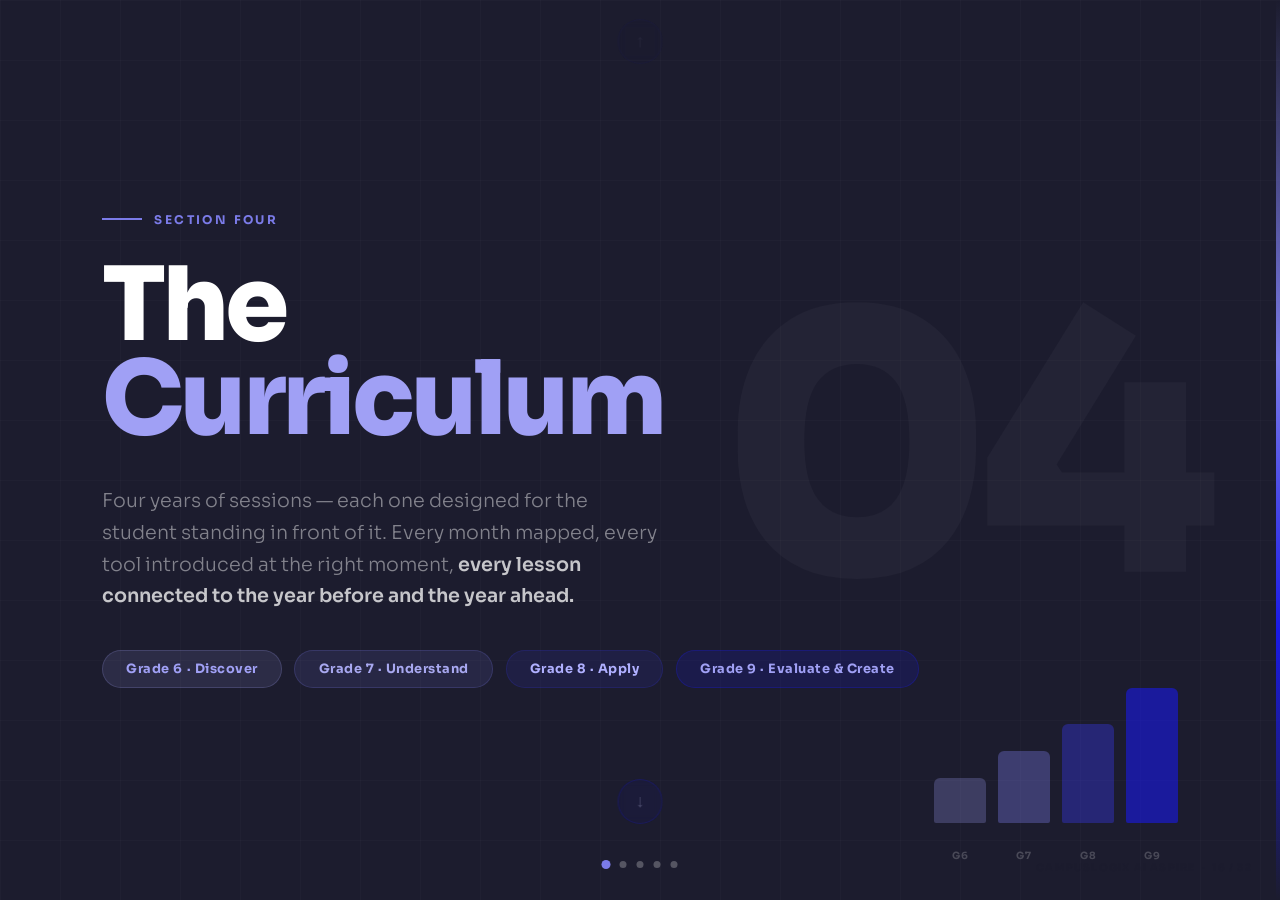
<file: section_04_complete.html>
<!DOCTYPE html>
<html lang="en">
<head>
<meta charset="UTF-8">
<meta name="viewport" content="width=device-width, initial-scale=1.0">
<title>Campuslogix AI Aspire — Section 4: The Curriculum</title>
<link rel="preconnect" href="https://fonts.googleapis.com">
<link rel="preconnect" href="https://fonts.gstatic.com" crossorigin>
<link href="https://fonts.googleapis.com/css2?family=Sora:wght@300;400;600;700;800&display=swap" rel="stylesheet">
<style>
*, *::before, *::after { box-sizing: border-box; margin: 0; padding: 0; }
:root {
  --deep-blue:  #1A1AE6;
  --mid-blue:   #3333CC;
  --periwinkle: #7B7BE8;
  --pale-blue:  #A0A0F5;
  --off-white:  #F4F4FB;
  --dark-navy:  #1C1C2E;
  --white:      #FFFFFF;
  --mid-grey:   #4A4A6A;
  --light-grey: #8888A8;
}
html, body { width: 100%; height: 100%; font-family: 'Sora', sans-serif; overflow: hidden; }

/* ── DECK ── */
.deck { width: 100vw; height: 100vh; position: relative; overflow: hidden; }
.slide {
  position: absolute; inset: 0; width: 100%; height: 100%;
  transform: translateY(100%);
  transition: transform 0.45s cubic-bezier(0.65, 0, 0.35, 1);
  will-change: transform; overflow: hidden;
}
.slide.active { transform: translateY(0); }
.slide.prev   { transform: translateY(-100%); }

/* ── NAV ── */
.nav-dots {
  position: fixed; bottom: clamp(18px,2.5vw,32px); left: 50%;
  transform: translateX(-50%); display: flex; gap: 10px; z-index: 100;
}
.nav-dot {
  width: 7px; height: 7px; border-radius: 50%; border: none; cursor: pointer; padding: 0;
  transition: background 0.25s, transform 0.25s;
}
.nav-dot.dark  { background: rgba(28,28,46,0.18); }
.nav-dot.light { background: rgba(255,255,255,0.25); }
.nav-dot.active.dark  { background: var(--deep-blue); transform: scale(1.3); }
.nav-dot.active.light { background: var(--periwinkle); transform: scale(1.3); }

.nav-arrow {
  position: fixed; left: 50%; transform: translateX(-50%);
  z-index: 100; width: clamp(36px,3.5vw,48px); height: clamp(36px,3.5vw,48px);
  border-radius: 50%; cursor: pointer;
  display: flex; align-items: center; justify-content: center;
  font-size: clamp(14px,1.4vw,18px);
  transition: background 0.2s, border-color 0.2s, color 0.2s;
  backdrop-filter: blur(4px);
}
.nav-arrow.up   { top: clamp(12px,1.5vw,24px); }
.nav-arrow.down { bottom: clamp(52px,6vw,76px); }
.nav-arrow:disabled { opacity: 0.2; cursor: default; }

/* Arrow colours per slide — set via JS */
.arrow-dark  { border: 1px solid rgba(26,26,230,0.2); background: rgba(26,26,230,0.06); color: var(--mid-grey); }
.arrow-dark:hover  { background: rgba(26,26,230,0.12); border-color: rgba(26,26,230,0.4); color: var(--deep-blue); }
.arrow-light { border: 1px solid rgba(255,255,255,0.15); background: rgba(255,255,255,0.06); color: rgba(255,255,255,0.5); }
.arrow-light:hover { background: rgba(123,123,232,0.2); border-color: rgba(123,123,232,0.4); color: var(--white); }

.slide-badge {
  position: absolute; bottom: clamp(16px,2vw,28px); right: clamp(20px,2.2vw,32px);
  font-size: 10px; font-weight: 700; letter-spacing: 0.12em; text-transform: uppercase;
  z-index: 10;
}
.badge-light { color: rgba(255,255,255,0.15); }
.badge-dark  { color: rgba(28,28,46,0.22); }

/* Top bar */
.top-bar {
  background: var(--deep-blue);
  padding: clamp(18px,2.2vw,28px) clamp(48px,5.5vw,80px);
  display: flex; align-items: center; justify-content: space-between;
  position: relative; z-index: 2; flex-shrink: 0;
}
.top-bar-label {
  font-size: clamp(10px,0.95vw,12px); font-weight: 700;
  letter-spacing: 0.18em; text-transform: uppercase; color: var(--pale-blue);
  display: flex; align-items: center; gap: 12px;
}
.top-bar-label::before { content: ''; display: block; width: 24px; height: 2px; background: var(--pale-blue); }
.top-bar-title { font-size: clamp(13px,1.3vw,17px); font-weight: 700; color: var(--white); }

/* Dot grid */
.dot-grid::before {
  content: ''; position: absolute; inset: 0;
  background-image: radial-gradient(circle, rgba(26,26,230,0.055) 1px, transparent 1px);
  background-size: 28px 28px; pointer-events: none; z-index: 0;
}

/* ═══════════════════════════════════════════════════════════════════════════
   SLIDE 16 — SECTION BREAKER
   ═══════════════════════════════════════════════════════════════════════════ */
#slide-16 {
  background: var(--dark-navy);
  display: flex; flex-direction: column;
  justify-content: center; align-items: flex-start;
  padding: clamp(60px,8vw,120px);
}
#slide-16::before {
  content: ''; position: absolute; inset: 0;
  background-image:
    linear-gradient(rgba(255,255,255,0.02) 1px, transparent 1px),
    linear-gradient(90deg, rgba(255,255,255,0.02) 1px, transparent 1px);
  background-size: 60px 60px; pointer-events: none;
}

.s16-bg-num {
  position: absolute; right: clamp(40px,6vw,80px); top: 50%; transform: translateY(-50%);
  font-size: clamp(200px,28vw,360px); font-weight: 800; line-height: 1;
  color: rgba(255,255,255,0.03); letter-spacing: -0.05em;
  pointer-events: none; user-select: none;
}

/* Four year bars — decorative bottom right */
.s16-year-bars {
  position: absolute; right: clamp(60px,8vw,120px); bottom: clamp(48px,6vw,96px);
  display: flex; align-items: flex-end; gap: clamp(8px,1vw,16px);
  pointer-events: none;
}
.s16-bar {
  width: clamp(32px,4vw,60px); border-radius: 6px 6px 2px 2px;
}
.s16-bar:nth-child(1) { height: clamp(32px,5vh,60px);  background: rgba(160,160,245,0.25); }
.s16-bar:nth-child(2) { height: clamp(52px,8vh,96px);  background: rgba(123,123,232,0.35); }
.s16-bar:nth-child(3) { height: clamp(72px,11vh,132px); background: rgba(51,51,204,0.45); }
.s16-bar:nth-child(4) { height: clamp(96px,15vh,180px); background: rgba(26,26,230,0.6); }

.s16-bar-labels {
  position: absolute; right: clamp(60px,8vw,120px); bottom: clamp(24px,3vw,44px);
  display: flex; gap: clamp(8px,1vw,16px); pointer-events: none;
}
.s16-bar-label {
  width: clamp(32px,4vw,60px); text-align: center;
  font-size: clamp(8px,0.78vw,10px); font-weight: 700; letter-spacing: 0.08em;
  color: rgba(255,255,255,0.2); text-transform: uppercase;
}

.s16-accent-line {
  position: absolute; right: 0; top: 0; bottom: 0; width: 4px;
  background: linear-gradient(to bottom, transparent, var(--periwinkle) 40%, var(--deep-blue) 70%, transparent);
}

.s16-content { position: relative; z-index: 2; }

.s16-kicker {
  font-size: clamp(10px,0.95vw,12px); font-weight: 700;
  letter-spacing: 0.2em; text-transform: uppercase; color: var(--periwinkle);
  display: flex; align-items: center; gap: 12px;
  margin-bottom: clamp(20px,2.5vw,36px);
}
.s16-kicker::before { content: ''; display: block; width: 40px; height: 2px; background: var(--periwinkle); }

.s16-title {
  font-size: clamp(48px,8vw,120px); font-weight: 800; line-height: 0.92;
  letter-spacing: -0.04em; color: var(--white);
  margin-bottom: clamp(24px,3vw,44px);
}
.s16-title .accent { color: var(--pale-blue); }

.s16-desc {
  font-size: clamp(14px,1.5vw,20px); font-weight: 300;
  color: rgba(255,255,255,0.45); line-height: 1.65; max-width: 560px;
}
.s16-desc strong { color: rgba(255,255,255,0.75); font-weight: 600; }

/* Year chips */
.s16-chips {
  display: flex; gap: clamp(8px,1vw,14px); margin-top: clamp(24px,3vw,44px);
}
.s16-chip {
  padding: clamp(7px,0.8vw,10px) clamp(16px,1.8vw,24px); border-radius: 100px;
  font-size: clamp(11px,1vw,13px); font-weight: 700; letter-spacing: 0.04em;
  display: flex; align-items: center; gap: 8px;
}
.s16-chip:nth-child(1) { background: rgba(160,160,245,0.12); color: #A0A0F5; border: 1px solid rgba(160,160,245,0.2); }
.s16-chip:nth-child(2) { background: rgba(123,123,232,0.12); color: #A8A8F0; border: 1px solid rgba(123,123,232,0.2); }
.s16-chip:nth-child(3) { background: rgba(51,51,204,0.14);  color: #B0B0FF; border: 1px solid rgba(51,51,204,0.22); }
.s16-chip:nth-child(4) { background: rgba(26,26,230,0.16);  color: var(--pale-blue); border: 1px solid rgba(26,26,230,0.28); }


/* ═══════════════════════════════════════════════════════════════════════════
   SLIDE 17 — GRADE 6: DISCOVER (TABBED)
   ═══════════════════════════════════════════════════════════════════════════ */
#slide-17 {
  background: var(--white);
  display: flex; flex-direction: column;
  height: 100%;
}
#slide-17::before {
  content: ''; position: absolute; inset: 0;
  background-image: radial-gradient(circle, rgba(26,26,230,0.05) 1px, transparent 1px);
  background-size: 28px 28px; pointer-events: none; z-index: 0;
}

/* Grade identity bar */
.grade-bar {
  display: flex; align-items: center; justify-content: space-between;
  padding: clamp(14px,1.6vw,22px) clamp(48px,5.5vw,80px);
  background: var(--off-white);
  border-bottom: 1px solid rgba(26,26,230,0.08);
  position: relative; z-index: 2; flex-shrink: 0;
}
.grade-bar-left { display: flex; align-items: center; gap: clamp(16px,2vw,28px); }
.grade-label-big {
  font-size: clamp(20px,2.8vw,38px); font-weight: 800;
  color: var(--dark-navy); letter-spacing: -0.02em; line-height: 1;
}
.grade-theme-badge {
  padding: clamp(5px,0.6vw,8px) clamp(14px,1.6vw,20px); border-radius: 100px;
  background: rgba(160,160,245,0.15); border: 1px solid rgba(160,160,245,0.3);
  font-size: clamp(11px,1.05vw,14px); font-weight: 800; letter-spacing: 0.06em;
  color: #5555BB; text-transform: uppercase;
}
.grade-bar-right {
  display: flex; align-items: center; gap: clamp(20px,2.5vw,36px);
}
.grade-meta-item {
  display: flex; flex-direction: column; align-items: flex-end; gap: 2px;
}
.grade-meta-val {
  font-size: clamp(13px,1.3vw,17px); font-weight: 800; color: var(--dark-navy); line-height: 1;
}
.grade-meta-label {
  font-size: clamp(9px,0.85vw,11px); font-weight: 600; letter-spacing: 0.1em;
  text-transform: uppercase; color: var(--light-grey);
}

/* Tab strip */
.tab-strip {
  display: flex; align-items: stretch;
  border-bottom: 2px solid rgba(26,26,230,0.1);
  padding: 0 clamp(48px,5.5vw,80px);
  background: var(--white);
  position: relative; z-index: 2; flex-shrink: 0;
}
.tab-btn {
  padding: clamp(12px,1.4vw,18px) clamp(20px,2.5vw,36px);
  font-size: clamp(11px,1.05vw,14px); font-weight: 600; letter-spacing: 0.04em;
  color: var(--light-grey); background: none; border: none;
  border-bottom: 3px solid transparent; margin-bottom: -2px;
  cursor: pointer; transition: color 0.2s, border-color 0.2s;
  white-space: nowrap;
}
.tab-btn:hover { color: var(--mid-grey); }
.tab-btn.active { color: var(--deep-blue); border-bottom-color: var(--deep-blue); font-weight: 700; }

/* Tab panels */
.tab-panels {
  flex: 1; position: relative; z-index: 1; overflow: hidden; min-height: 0;
}
.tab-panel {
  position: absolute; inset: 0; opacity: 0; pointer-events: none;
  transition: opacity 0.2s ease;
  display: grid; grid-template-columns: 1fr 1fr;
  overflow: hidden;
}
.tab-panel.active { opacity: 1; pointer-events: auto; }

/* Panel column shared */
.tp-col {
  padding: clamp(28px,3.5vw,48px) clamp(44px,5.5vw,72px);
  display: flex; flex-direction: column; gap: clamp(12px,1.4vw,18px);
  overflow-y: auto; min-height: 0;
}
.tp-col::-webkit-scrollbar { width: 4px; }
.tp-col::-webkit-scrollbar-track { background: transparent; }
.tp-col::-webkit-scrollbar-thumb { background: rgba(26,26,230,0.15); border-radius: 2px; }
.tp-col-right { background: var(--off-white); border-left: 1px solid rgba(26,26,230,0.07); }

.tp-section-label {
  font-size: clamp(9px,0.85vw,11px); font-weight: 700; letter-spacing: 0.14em;
  text-transform: uppercase; color: var(--light-grey);
}

/* ── TAB 1: OVERVIEW ── */
.overview-headline {
  font-size: clamp(15px,1.7vw,22px); font-weight: 800; line-height: 1.2;
  letter-spacing: -0.02em; color: var(--dark-navy);
}
.overview-body {
  font-size: clamp(12px,1.15vw,15px); font-weight: 400; color: var(--mid-grey);
  line-height: 1.7; border-left: 3px solid rgba(160,160,245,0.5); padding-left: 14px;
}
.overview-body strong { color: var(--dark-navy); font-weight: 700; }

.lr-thread-box {
  padding: clamp(12px,1.4vw,18px) clamp(14px,1.6vw,20px);
  border-radius: 10px; background: rgba(160,160,245,0.08);
  border: 1px solid rgba(160,160,245,0.2);
}
.lr-thread-label {
  font-size: clamp(9px,0.85vw,10px); font-weight: 700; letter-spacing: 0.12em;
  text-transform: uppercase; color: var(--periwinkle); margin-bottom: 6px;
}
.lr-thread-content {
  font-size: clamp(11px,1.05vw,13px); font-weight: 400; color: var(--mid-grey); line-height: 1.6;
}
.lr-thread-content strong { color: var(--dark-navy); font-weight: 600; }

.lr-steps {
  display: flex; flex-direction: column; gap: 8px;
}
.lr-step {
  display: flex; align-items: center; gap: 10px;
  font-size: clamp(11px,1.05vw,13px); color: var(--mid-grey);
}
.lr-step-arrow { color: rgba(160,160,245,0.6); font-size: 10px; }
.lr-step-text { font-weight: 500; }
.lr-step:first-child .lr-step-text { color: var(--dark-navy); font-weight: 700; }

.exit-preview {
  padding: clamp(12px,1.4vw,18px) clamp(14px,1.6vw,20px);
  border-radius: 10px; background: rgba(26,26,230,0.04);
  border: 1px solid rgba(26,26,230,0.1);
}
.exit-preview-label {
  font-size: clamp(9px,0.85vw,10px); font-weight: 700; letter-spacing: 0.12em;
  text-transform: uppercase; color: var(--deep-blue); margin-bottom: 8px;
}
.exit-preview-item {
  display: flex; align-items: flex-start; gap: 8px;
  font-size: clamp(10px,0.95vw,12px); color: var(--mid-grey); line-height: 1.5;
  margin-bottom: 5px;
}
.exit-dot { width: 5px; height: 5px; border-radius: 50%; background: var(--deep-blue); flex-shrink: 0; margin-top: 5px; }

/* ── TAB 2: UNITS ── */
.unit-card {
  padding: clamp(12px,1.4vw,16px) clamp(14px,1.6vw,20px);
  border-radius: 10px; background: var(--white);
  border: 1px solid rgba(26,26,230,0.08);
  display: flex; flex-direction: column; gap: 5px;
}
.unit-header { display: flex; align-items: center; gap: 10px; }
.unit-num {
  width: clamp(22px,2.2vw,28px); height: clamp(22px,2.2vw,28px); border-radius: 6px;
  background: rgba(26,26,230,0.1); display: flex; align-items: center; justify-content: center;
  font-size: clamp(9px,0.85vw,11px); font-weight: 800; color: var(--deep-blue); flex-shrink: 0;
}
.unit-name { font-size: clamp(12px,1.15vw,15px); font-weight: 700; color: var(--dark-navy); }
.unit-pillar { font-size: clamp(9px,0.85vw,10px); font-weight: 600; color: var(--light-grey); letter-spacing: 0.06em; }
.unit-desc { font-size: clamp(10px,0.95vw,12px); font-weight: 400; color: var(--light-grey); line-height: 1.5; padding-left: 32px; }

.month-marker {
  font-size: clamp(9px,0.85vw,10px); font-weight: 700; letter-spacing: 0.12em;
  text-transform: uppercase; color: rgba(160,160,245,0.8);
  padding: 4px 0 2px;
}

/* ── TAB 3: TOOLS ── */
.tool-row {
  display: flex; align-items: center; gap: clamp(12px,1.4vw,18px);
  padding: clamp(10px,1.2vw,15px) clamp(14px,1.6vw,20px);
  border-radius: 10px; background: var(--white);
  border: 1px solid rgba(26,26,230,0.07);
}
.tool-icon {
  width: clamp(30px,3vw,40px); height: clamp(30px,3vw,40px); border-radius: 8px;
  background: rgba(26,26,230,0.08); border: 1px solid rgba(26,26,230,0.12);
  display: flex; align-items: center; justify-content: center;
  font-size: clamp(13px,1.3vw,17px); flex-shrink: 0;
}
.tool-info {}
.tool-name { font-size: clamp(12px,1.15vw,14px); font-weight: 700; color: var(--dark-navy); margin-bottom: 2px; }
.tool-use  { font-size: clamp(10px,0.95vw,12px); font-weight: 400; color: var(--light-grey); line-height: 1.4; }
.tool-when {
  margin-left: auto; flex-shrink: 0;
  font-size: clamp(9px,0.85vw,10px); font-weight: 700; letter-spacing: 0.06em;
  color: var(--periwinkle); text-align: right; white-space: nowrap;
}

.landscape-note, .tool-note {
  padding: clamp(10px,1.2vw,14px) clamp(14px,1.6vw,18px);
  border-radius: 8px;
  font-size: clamp(10px,0.95vw,12px); color: var(--mid-grey); line-height: 1.55;
}
.landscape-note { background: rgba(160,160,245,0.07); border: 1px solid rgba(160,160,245,0.15); }
.tool-note strong { color: var(--dark-navy); font-weight: 600; }
.landscape-note strong { color: var(--dark-navy); font-weight: 600; }

/* ── TAB 4: ASSESSMENT ── */
.assess-card {
  padding: clamp(11px,1.3vw,15px) clamp(14px,1.6vw,20px);
  border-radius: 10px; background: var(--white);
  border: 1px solid rgba(26,26,230,0.07);
  display: grid; grid-template-columns: auto 1fr auto;
  align-items: center; gap: clamp(10px,1.2vw,16px);
}
.assess-type {
  font-size: clamp(9px,0.85vw,10px); font-weight: 700; letter-spacing: 0.1em;
  text-transform: uppercase; padding: 3px 10px; border-radius: 100px;
  white-space: nowrap;
}
.type-quiz   { background: rgba(123,123,232,0.1); color: var(--periwinkle); }
.type-test   { background: rgba(26,26,230,0.1); color: var(--deep-blue); }
.type-port   { background: rgba(51,51,204,0.08); color: var(--mid-blue); }
.assess-name { font-size: clamp(12px,1.1vw,14px); font-weight: 700; color: var(--dark-navy); }
.assess-desc { font-size: clamp(10px,0.95vw,11px); font-weight: 400; color: var(--light-grey); margin-top: 2px; }
.assess-when { font-size: clamp(10px,0.95vw,11px); font-weight: 600; color: var(--light-grey); text-align: right; white-space: nowrap; }

.credential-box {
  padding: clamp(14px,1.6vw,20px) clamp(16px,1.8vw,24px);
  border-radius: 10px; background: rgba(26,26,230,0.05); border: 1px solid rgba(26,26,230,0.14);
  display: flex; align-items: center; gap: 14px;
}
.cred-icon { font-size: clamp(22px,2.4vw,30px); flex-shrink: 0; }
.cred-title { font-size: clamp(13px,1.25vw,16px); font-weight: 800; color: var(--dark-navy); margin-bottom: 3px; }
.cred-sub   { font-size: clamp(10px,0.95vw,12px); font-weight: 400; color: var(--light-grey); }

*, *::before, *::after { box-sizing: border-box; margin: 0; padding: 0; }
:root {
  --deep-blue:  #1A1AE6;
  --mid-blue:   #3333CC;
  --periwinkle: #7B7BE8;
  --pale-blue:  #A0A0F5;
  --off-white:  #F4F4FB;
  --dark-navy:  #1C1C2E;
  --white:      #FFFFFF;
  --mid-grey:   #4A4A6A;
  --light-grey: #8888A8;
}
html, body { width: 100%; height: 100%; font-family: 'Sora', sans-serif; overflow: hidden; }

/* ── DECK ── */
.deck { width: 100vw; height: 100vh; position: relative; overflow: hidden; }
.slide {
  position: absolute; inset: 0; width: 100%; height: 100%;
  transform: translateY(100%);
  transition: transform 0.45s cubic-bezier(0.65, 0, 0.35, 1);
  will-change: transform; overflow: hidden;
  background: var(--white);
  display: flex; flex-direction: column;
}
.slide::before {
  content: ''; position: absolute; inset: 0;
  background-image: radial-gradient(circle, rgba(26,26,230,0.05) 1px, transparent 1px);
  background-size: 28px 28px; pointer-events: none; z-index: 0;
}
.slide.active { transform: translateY(0); }
.slide.prev   { transform: translateY(-100%); }

/* ── NAV ── */
.nav-dots {
  position: fixed; bottom: clamp(18px,2.5vw,32px); left: 50%;
  transform: translateX(-50%); display: flex; gap: 10px; z-index: 100;
}
.nav-dot {
  width: 7px; height: 7px; border-radius: 50%;
  background: rgba(28,28,46,0.18); border: none; cursor: pointer; padding: 0;
  transition: background 0.25s, transform 0.25s;
}
.nav-dot.active { background: var(--deep-blue); transform: scale(1.3); }
.nav-arrow {
  position: fixed; left: 50%; transform: translateX(-50%); z-index: 100;
  width: clamp(36px,3.5vw,48px); height: clamp(36px,3.5vw,48px); border-radius: 50%;
  border: 1px solid rgba(26,26,230,0.2); background: rgba(26,26,230,0.06); color: var(--mid-grey);
  font-size: clamp(14px,1.4vw,18px); cursor: pointer;
  display: flex; align-items: center; justify-content: center;
  transition: background 0.2s, border-color 0.2s, color 0.2s;
}
.nav-arrow:hover { background: rgba(26,26,230,0.12); border-color: rgba(26,26,230,0.4); color: var(--deep-blue); }
.nav-arrow.up   { top: clamp(12px,1.5vw,24px); }
.nav-arrow.down { bottom: clamp(52px,6vw,76px); }
.nav-arrow:disabled { opacity: 0.2; cursor: default; }

.slide-badge {
  position: absolute; bottom: clamp(16px,2vw,28px); right: clamp(20px,2.2vw,32px);
  font-size: 10px; font-weight: 700; letter-spacing: 0.12em; text-transform: uppercase;
  color: rgba(28,28,46,0.22); z-index: 10;
}

/* Grade colour tokens */
/* G7 — periwinkle */
.g7-badge { background: rgba(123,123,232,0.12); border: 1px solid rgba(123,123,232,0.25); color: #4444BB; }
.g7-lr    { background: rgba(123,123,232,0.07); border: 1px solid rgba(123,123,232,0.18); }
.g7-lr .lr-thread-label { color: var(--periwinkle); }
.g7-lr .lr-step-arrow  { color: rgba(123,123,232,0.6); }
.g7-month { color: rgba(123,123,232,0.7); }
.g7-overview-body { border-left: 3px solid rgba(123,123,232,0.4); }

/* G8 — mid-blue */
.g8-badge { background: rgba(51,51,204,0.1); border: 1px solid rgba(51,51,204,0.22); color: #3333AA; }
.g8-lr    { background: rgba(51,51,204,0.06); border: 1px solid rgba(51,51,204,0.16); }
.g8-lr .lr-thread-label { color: var(--mid-blue); }
.g8-lr .lr-step-arrow  { color: rgba(51,51,204,0.6); }
.g8-month { color: rgba(51,51,204,0.7); }
.g8-overview-body { border-left: 3px solid rgba(51,51,204,0.4); }

/* G9 — deep-blue */
.g9-badge { background: rgba(26,26,230,0.12); border: 1px solid rgba(26,26,230,0.28); color: var(--deep-blue); }
.g9-lr    { background: rgba(26,26,230,0.05); border: 1px solid rgba(26,26,230,0.15); }
.g9-lr .lr-thread-label { color: var(--deep-blue); }
.g9-lr .lr-step-arrow  { color: rgba(26,26,230,0.6); }
.g9-month { color: rgba(26,26,230,0.65); }
.g9-overview-body { border-left: 3px solid rgba(26,26,230,0.5); }
</style>
</head>
<body>
<div class="deck">

  <!-- ═══ SLIDE 16 — SECTION BREAKER ════════════════════════════════════ -->
  <div class="slide active" id="slide-16">
    <div class="s16-accent-line"></div>
    <div class="s16-bg-num">04</div>

    <div class="s16-year-bars">
      <div class="s16-bar"></div>
      <div class="s16-bar"></div>
      <div class="s16-bar"></div>
      <div class="s16-bar"></div>
    </div>
    <div class="s16-bar-labels">
      <div class="s16-bar-label">G6</div>
      <div class="s16-bar-label">G7</div>
      <div class="s16-bar-label">G8</div>
      <div class="s16-bar-label">G9</div>
    </div>

    <div class="s16-content">
      <div class="s16-kicker">Section Four</div>
      <div class="s16-title">The<br><span class="accent">Curriculum</span></div>
      <p class="s16-desc">
        Four years of sessions — each one designed for the student
        standing in front of it. Every month mapped, every tool introduced at
        the right moment, <strong>every lesson connected to the year before
        and the year ahead.</strong>
      </p>
      <div class="s16-chips">
        <span class="s16-chip">Grade 6 · Discover</span>
        <span class="s16-chip">Grade 7 · Understand</span>
        <span class="s16-chip">Grade 8 · Apply</span>
        <span class="s16-chip">Grade 9 · Evaluate &amp; Create</span>
      </div>
    </div>

    <div class="slide-badge badge-light">Campuslogix AI Aspire &nbsp;·&nbsp; 16 / 32</div>
  </div>


  <!-- ═══ SLIDE 17 — GRADE 6: DISCOVER ══════════════════════════════════ -->
  <div class="slide" id="slide-17">

    <!-- Top bar -->
    <div class="top-bar">
      <div class="top-bar-label">The Curriculum</div>
      <div class="top-bar-title">Grade 6 — Year One of Four</div>
    </div>

    <!-- Grade identity bar -->
    <div class="grade-bar">
      <div class="grade-bar-left">
        <div class="grade-label-big">Grade 6</div>
        <div class="grade-theme-badge">DISCOVER</div>
        <div style="font-size:clamp(12px,1.2vw,15px);color:var(--light-grey);font-style:italic;">
          "What is AI? How does it think?"
        </div>
      </div>
      <div class="grade-bar-right">
        <div class="grade-meta-item">
          <div class="grade-meta-val">28</div>
          <div class="grade-meta-label">Sessions</div>
        </div>
        <div class="grade-meta-item">
          <div class="grade-meta-val">~42 hrs</div>
          <div class="grade-meta-label">Total</div>
        </div>
        <div class="grade-meta-item">
          <div class="grade-meta-val">Jun – Dec</div>
          <div class="grade-meta-label">Schedule</div>
        </div>
        <div class="grade-meta-item">
          <div class="grade-meta-val">Age 11–12</div>
          <div class="grade-meta-label">Students</div>
        </div>
      </div>
    </div>

    <!-- Tab strip -->
    <div class="tab-strip" id="tabs-17">
      <button class="tab-btn active" data-tab="t17-overview">Overview</button>
      <button class="tab-btn" data-tab="t17-units">Units</button>
      <button class="tab-btn" data-tab="t17-tools">Tools</button>
      <button class="tab-btn" data-tab="t17-assessment">Assessment</button>
    </div>

    <!-- Tab panels -->
    <div class="tab-panels">

      <!-- OVERVIEW -->
      <div class="tab-panel active" id="t17-overview">
        <div class="tp-col" style="justify-content:center;">
          <div class="tp-section-label">Year Theme</div>
          <div class="overview-headline">The foundation year. No intimidation. Maximum curiosity.</div>
          <div class="overview-body">
            Grade 6 opens with <strong>no devices for the first 8 weeks.</strong>
            Students build the logical reasoning foundation on paper before a screen appears.
            By the time AI tools are introduced in October, students have the mental models
            to use them meaningfully — not just playfully.
          </div>
        </div>
        <div class="tp-col tp-col-right" style="justify-content:center;">
          <div class="tp-section-label">Exit Competencies — Grade 6</div>
          <div class="exit-preview">
            <div class="exit-preview-label">A student leaving Grade 6 can —</div>
            <div class="exit-preview-item"><div class="exit-dot"></div>Solve visual, spatial, analogy, and if-then reasoning problems and explain their working</div>
            <div class="exit-preview-item"><div class="exit-dot"></div>Explain what AI is and how it learns — without jargon — using the pattern recognition framing</div>
            <div class="exit-preview-item"><div class="exit-dot"></div>Identify at least 5 AI applications in everyday Indian life and describe what each is doing</div>
            <div class="exit-preview-item"><div class="exit-dot"></div>Write a clear, specific prompt — iterate it based on output quality — and document what changed and why</div>
            <div class="exit-preview-item"><div class="exit-dot"></div>State one way AI can be wrong and one way it can be unfair — with a real example of each</div>
            <div class="exit-preview-item"><div class="exit-dot"></div>Name three things they will never share with an AI tool and explain the reasoning</div>
          </div>
        </div>
      </div>

      <!-- UNITS -->
      <div class="tab-panel" id="t17-units">
        <div class="tp-col">
          <div class="tp-section-label">Five Units · June to December</div>

          <div class="month-marker">June – July</div>
          <div class="unit-card">
            <div class="unit-header">
              <div class="unit-num">1</div>
              <div>
                <div class="unit-name">How Do We Think?</div>
                <div class="unit-pillar">Pillar 1 — Think Clearly · 8 sessions</div>
              </div>
            </div>
            <div class="unit-desc">The LR foundation — all offline, all pen and paper. <strong>LR sequence:</strong> visual patterns → spatial reasoning → analogy → classification → cause-effect → if-then logic. No AI introduced yet. The payoff comes later.</div>
          </div>

          <div class="month-marker">August</div>
          <div class="unit-card">
            <div class="unit-header">
              <div class="unit-num">2</div>
              <div>
                <div class="unit-name">What is AI?</div>
                <div class="unit-pillar">Pillar 2 — Understand the Landscape · 4 sessions</div>
              </div>
            </div>
            <div class="unit-desc">AI demystified through the pattern recognition framing students already have. Human vs machine intelligence. Narrow vs general AI. AI in Indian daily life. What AI cannot do.</div>
          </div>

          <div class="month-marker">September</div>
          <div class="unit-card">
            <div class="unit-header">
              <div class="unit-num">3</div>
              <div>
                <div class="unit-name">Data: The Food AI Eats</div>
                <div class="unit-pillar">Pillar 2 — Understand the Landscape · 4 sessions</div>
              </div>
            </div>
            <div class="unit-desc">What data is. Good data vs bad data. How machines learn from examples — the Spam Filter Game. Google Teachable Machine demonstrated by teacher. Bias in data introduced. <strong>LR applied:</strong> classification logic from Unit 1 reappears here — students recognise it.</div>
          </div>
        </div>
        <div class="tp-col tp-col-right">
          <div class="tp-section-label">&nbsp;</div>

          <div class="month-marker">October – November</div>
          <div class="unit-card">
            <div class="unit-header">
              <div class="unit-num">4</div>
              <div>
                <div class="unit-name">My First Prompts</div>
                <div class="unit-pillar">Pillar 3 — Work With AI · 7 sessions</div>
              </div>
            </div>
            <div class="unit-desc">The Robot Sandwich Game. First tool observation session. First student hands-on in pairs. Prompts that fail and why. Personal interest topics. Prompt Portfolio compiled. <strong>LR applied:</strong> cause-effect reasoning — if I change the prompt this way, the output changes that way.</div>
          </div>

          <div class="month-marker">November – December</div>
          <div class="unit-card">
            <div class="unit-header">
              <div class="unit-num">5</div>
              <div>
                <div class="unit-name">AI Ethics: First Questions</div>
                <div class="unit-pillar">Pillar 5 — Think Responsibly · 6 sessions</div>
              </div>
            </div>
            <div class="unit-desc">Can AI be wrong? Who made this AI and why? Privacy — the Never Share list. Is it fair? AI ethics pledge. Students leave with three personal responsible-use commitments. <strong>LR applied:</strong> if-then logic used to reason through ethical scenarios.</div>
          </div>

          <div class="month-marker">December</div>
          <div class="unit-card">
            <div class="unit-header">
              <div class="unit-num">★</div>
              <div>
                <div class="unit-name">Showcase + Final Assessment</div>
                <div class="unit-pillar">All Pillars · 2 sessions</div>
              </div>
            </div>
            <div class="unit-desc">AI Discovery Journal compiled and presented. Each student presents one item to the class. Written final assessment. Grade 6 badge awarded.</div>
          </div>
        </div>
      </div>

      <!-- TOOLS -->
      <div class="tab-panel" id="t17-tools">
        <div class="tp-col">
          <div class="tp-section-label">Tools Introduced This Year</div>

          <div class="tool-row">
            <div class="tool-icon">🧪</div>
            <div class="tool-info">
              <div class="tool-name">Google Teachable Machine</div>
              <div class="tool-use">Teacher demonstration only — trains a live image classifier in front of the class. No student accounts needed.</div>
            </div>
            <div class="tool-when">Week 15<br>Demo only</div>
          </div>

          <div class="tool-row">
            <div class="tool-icon">💬</div>
            <div class="tool-info">
              <div class="tool-name">ChatGPT Edu</div>
              <div class="tool-use">Teacher demo Week 18. First student pairs Week 19. School-managed accounts required before October.</div>
            </div>
            <div class="tool-when">Week 18–19<br>Demo → Pairs</div>
          </div>

          <div class="tool-row">
            <div class="tool-icon">🤖</div>
            <div class="tool-info">
              <div class="tool-name">Claude for Education</div>
              <div class="tool-use">Introduced alongside ChatGPT Edu. Students compare outputs from both tools with the same prompt.</div>
            </div>
            <div class="tool-when">Week 18–19<br>Alongside ChatGPT</div>
          </div>
        </div>
        <div class="tp-col tp-col-right">
          <div class="tp-section-label">Tool Introduction Approach</div>
          <div class="landscape-note">
            In Grade 6, tools are introduced <strong>slowly and carefully</strong> — observation before participation.
            Students watch the teacher use the tool for a full session before touching it themselves.
            The first student hands-on session is always in pairs, with the teacher circulating.
            No student works on a tool alone in Grade 6.
          </div>

          <div class="tp-section-label" style="margin-top:8px">Compliance Checkpoint</div>
          <div class="landscape-note" style="border-color: rgba(230,160,32,0.3); background: rgba(230,160,32,0.06);">
            School-managed ChatGPT Edu and Claude for Education accounts must be active and tested
            before Week 18. Parental consent forms must be signed and on file.
            Teacher must complete a dry-run session independently before Week 18.
          </div>

          <div class="tp-section-label" style="margin-top:8px">Data Hygiene Rule — Established in Grade 6</div>
          <div class="landscape-note" style="border-color: rgba(26,26,230,0.2); background: rgba(26,26,230,0.05);">
            From the first tool session: <strong>"No real names, no personal details, no school information in any prompt — ever."</strong>
            This rule is taught as a skill, not a restriction, and carries through all four grades.
          </div>
        </div>
      </div>

      <!-- ASSESSMENT -->
      <div class="tab-panel" id="t17-assessment">
        <div class="tp-col">
          <div class="tp-section-label">Assessments This Year</div>

          <div class="assess-card">
            <span class="assess-type type-quiz">Quiz 1</span>
            <div><div class="assess-name">LR Foundations Quiz</div><div class="assess-desc">All LR types: visual patterns, spatial, analogy, classification, cause-effect, if-then</div></div>
            <div class="assess-when">Week 8<br>Pen &amp; paper · 20 min</div>
          </div>
          <div class="assess-card">
            <span class="assess-type type-quiz">Quiz 2</span>
            <div><div class="assess-name">AI Concepts Quiz</div><div class="assess-desc">AI basics, narrow vs general AI, real-world identification, AI limitations</div></div>
            <div class="assess-when">Week 12<br>Pen &amp; paper · 20 min</div>
          </div>
          <div class="assess-card">
            <span class="assess-type type-quiz">Quiz 3</span>
            <div><div class="assess-name">Ethics and Privacy Quiz</div><div class="assess-desc">AI errors, privacy rules, fairness concepts, responsible use commitments</div></div>
            <div class="assess-when">Week 26<br>Pen &amp; paper · 15 min</div>
          </div>
          <div class="assess-card">
            <span class="assess-type type-test">Mid-Year Test</span>
            <div><div class="assess-name">Units 1–4 Comprehensive</div><div class="assess-desc">LR questions, AI concept short answers, one prompt-writing task</div></div>
            <div class="assess-when">Week 22<br>Written · 45 min</div>
          </div>
          <div class="assess-card">
            <span class="assess-type type-test">Final Assessment</span>
            <div><div class="assess-name">Full Programme Assessment</div><div class="assess-desc">LR across all types, AI concepts, one ethics scenario response</div></div>
            <div class="assess-when">Week 28<br>Written · 30 min</div>
          </div>
        </div>
        <div class="tp-col tp-col-right">
          <div class="tp-section-label">Portfolio Artefacts</div>

          <div class="assess-card">
            <span class="assess-type type-port">Portfolio</span>
            <div><div class="assess-name">Prompt Portfolio</div><div class="assess-desc">Curated best prompts, stated goal per prompt, self-reflections, what the student would change</div></div>
            <div class="assess-when">Submitted<br>Week 22</div>
          </div>
          <div class="assess-card">
            <span class="assess-type type-port">Journal</span>
            <div><div class="assess-name">AI Discovery Journal</div><div class="assess-desc">Best prompt entries, one AI concept in own words, Never Share pledge, personal reflection on learning journey</div></div>
            <div class="assess-when">Submitted<br>Week 28</div>
          </div>

          <div class="tp-section-label" style="margin-top:4px">Credential</div>
          <div class="credential-box">
            <div class="cred-icon">🏅</div>
            <div>
              <div class="cred-title">Campuslogix AI Aspire — Grade 6 Badge</div>
              <div class="cred-sub">First of four stackable badges · Awarded on completion of all programme requirements · December</div>
            </div>
          </div>

          <div class="landscape-note" style="border-color:rgba(160,160,245,0.2);background:rgba(160,160,245,0.06);">
            Assessment in Grade 6 is <strong>low-stakes and frequent</strong> — building the habit of reflection
            without creating exam anxiety. Portfolio artefacts carry equal weight to formal assessments.
          </div>
        </div>
      </div>

    </div><!-- /tab-panels -->

    <div class="slide-badge badge-dark">Campuslogix AI Aspire &nbsp;·&nbsp; 17 / 32</div>
  </div>


<!-- ═══════════════════════════════════════════════════════════════════════
     SLIDE 18 — GRADE 7: UNDERSTAND
     ═══════════════════════════════════════════════════════════════════════ -->
<div class="slide" id="slide-18">
  <div class="top-bar">
    <div class="top-bar-label">The Curriculum</div>
    <div class="top-bar-title">Grade 7 — Year Two of Four</div>
  </div>
  <div class="grade-bar">
    <div class="grade-bar-left">
      <div class="grade-label-big">Grade 7</div>
      <div class="grade-theme-badge g7-badge">UNDERSTAND</div>
      <div class="grade-question">"How does AI learn? What is data?"</div>
    </div>
    <div class="grade-bar-right">
      <div class="grade-meta-item"><div class="grade-meta-val">28</div><div class="grade-meta-label">Sessions</div></div>
      <div class="grade-meta-item"><div class="grade-meta-val">~42 hrs</div><div class="grade-meta-label">Total</div></div>
      <div class="grade-meta-item"><div class="grade-meta-val">Jun – Dec</div><div class="grade-meta-label">Schedule</div></div>
      <div class="grade-meta-item"><div class="grade-meta-val">Age 12–13</div><div class="grade-meta-label">Students</div></div>
    </div>
  </div>
  <div class="tab-strip" id="tabs-18">
    <button class="tab-btn active" data-tab="t18-overview">Overview</button>
    <button class="tab-btn" data-tab="t18-units">Units</button>
    <button class="tab-btn" data-tab="t18-tools">Tools</button>
    <button class="tab-btn" data-tab="t18-assessment">Assessment</button>
  </div>
  <div class="tab-panels">

    <!-- OVERVIEW -->
    <div class="tab-panel active" id="t18-overview">
      <div class="tp-col" style="justify-content:center;">
        <div class="tp-section-label">Year Theme</div>
        <div class="overview-headline">Inquiry-led. Students form opinions, not just receive information.</div>
        <div class="overview-body g7-overview-body">
          Grade 7 shifts from <strong>discovery to interrogation</strong>. LR is no longer a standalone unit — it is the method applied inside every AI session. Prompting gets a named framework (RCT). Students produce their first real research artefact — the AI Report — presented live to the class.
        </div>
      </div>
      <div class="tp-col tp-col-right" style="justify-content:center;">
        <div class="tp-section-label">Exit Competencies — Grade 7</div>
        <div class="exit-preview">
          <div class="exit-preview-label">A student leaving Grade 7 can —</div>
          <div class="exit-preview-item"><div class="exit-dot"></div>Explain how a machine learning model learns — using a non-technical analogy — and distinguish supervised, unsupervised, and reinforcement learning</div>
          <div class="exit-preview-item"><div class="exit-dot"></div>Read a data chart critically and identify at least one way it could be misleading or misinterpreted</div>
          <div class="exit-preview-item"><div class="exit-dot"></div>Write a structured RCT prompt for any subject area and evaluate the quality of the output against the prompt's intent</div>
          <div class="exit-preview-item"><div class="exit-dot"></div>Use Perplexity for research and clearly distinguish between a cited AI result and an uncited generative AI response</div>
          <div class="exit-preview-item"><div class="exit-dot"></div>Explain why AI hallucinates, identify a deepfake using a structured verification process, and name at least 3 logical fallacies in AI claims</div>
        </div>
      </div>
    </div>

    <!-- UNITS -->
    <div class="tab-panel" id="t18-units">
      <div class="tp-col">
        <div class="tp-section-label">Five Units · June to December</div>
        <div class="month-marker g7-month">June</div>
        <div class="unit-card">
          <div class="unit-header"><div class="unit-num">1</div><div><div class="unit-name">How AI Really Learns</div><div class="unit-pillar">Pillar 2 · 4 sessions</div></div></div>
          <div class="unit-desc">Neural networks by visual analogy. Training, testing, accuracy. Teachable Machine — student hands-on for the first time. Three ML types with Indian examples. Quiz 1. <strong>LR applied:</strong> hypothesis testing — students predict model accuracy before running it.</div>
        </div>
        <div class="month-marker g7-month">July</div>
        <div class="unit-card">
          <div class="unit-header"><div class="unit-num">2</div><div><div class="unit-name">Data Literacy</div><div class="unit-pillar">Pillar 2 · 4 sessions</div></div></div>
          <div class="unit-desc">What data actually says vs what it shows. Misleading charts — students redraw them honestly. Two stories from one dataset. Quiz 2. <strong>LR applied:</strong> correlation vs causation — the central reasoning skill of the unit.</div>
        </div>
        <div class="month-marker g7-month">August</div>
        <div class="unit-card">
          <div class="unit-header"><div class="unit-num">3</div><div><div class="unit-name">Prompt Engineering L1: RCT Framework</div><div class="unit-pillar">Pillar 3 · 4 sessions</div></div></div>
          <div class="unit-desc">Role + Context + Task introduced as a named, documented framework. Same question three ways. RCT across five subjects. Prompt quality evaluation and peer review. Perplexity teacher demo. <strong>LR applied:</strong> structured argument construction — RCT is logical decomposition applied to communication.</div>
        </div>
      </div>
      <div class="tp-col tp-col-right">
        <div class="tp-section-label">&nbsp;</div>
        <div class="month-marker g7-month">September</div>
        <div class="unit-card">
          <div class="unit-header"><div class="unit-num">4</div><div><div class="unit-name">AI in the Real World: Indian Context</div><div class="unit-pillar">Pillars 2 + 3 · 4 sessions</div></div></div>
          <div class="unit-desc">Five Indian AI case studies. Student Perplexity research. RCT prompting for report structure. 5-minute AI Report presented live to class. AI Report is the primary Unit 4 artefact. <strong>LR applied:</strong> source evaluation — students distinguish cited AI results from uncited generative responses.</div>
        </div>
        <div class="month-marker g7-month">October – November</div>
        <div class="unit-card">
          <div class="unit-header"><div class="unit-num">5</div><div><div class="unit-name">Ethics: When AI Gets It Wrong</div><div class="unit-pillar">Pillar 5 · 4 sessions + Canva project</div></div></div>
          <div class="unit-desc">Hallucination design test. Deepfakes — verification process. The Real News Challenge. Quiz 3. Responsible AI Charter. Mid-Year Test. Canva AI 5-slide explainer project. <strong>LR applied:</strong> fallacy identification — students name and spot fallacies in real AI arguments.</div>
        </div>
        <div class="month-marker g7-month">December</div>
        <div class="unit-card">
          <div class="unit-header"><div class="unit-num">★</div><div><div class="unit-name">Showcase + Final Assessment</div><div class="unit-pillar">All Pillars · 2 sessions</div></div></div>
          <div class="unit-desc">AI Research Portfolio compiled. Student presents strongest piece — 3 minutes. Written final assessment. Grade 7 badge awarded.</div>
        </div>
      </div>
    </div>

    <!-- TOOLS -->
    <div class="tab-panel" id="t18-tools">
      <div class="tp-col">
        <div class="tp-section-label">Tools This Year</div>
        <div class="tool-row"><div class="tool-icon">🧪</div><div class="tool-name">Google Teachable Machine</div><div class="tool-use">Student hands-on this year — pairs train, test, and break their own classifier</div><div class="tool-when">Week 3<br>Student pairs</div></div>
        <div class="tool-row"><div class="tool-icon">💬</div><div><div class="tool-name">ChatGPT Edu</div><div class="tool-use">RCT framework practice across all subjects; prompt quality comparison and peer evaluation</div></div><div class="tool-when">Continuing<br>from G6</div></div>
        <div class="tool-row"><div class="tool-icon">🤖</div><div><div class="tool-name">Claude for Education</div><div class="tool-use">RCT prompt comparison; argument evaluation; side-by-side output analysis</div></div><div class="tool-when">Continuing<br>from G6</div></div>
        <div class="tool-row"><div class="tool-icon">🔍</div><div><div class="tool-name">Perplexity</div><div class="tool-use">AI-augmented research with citations; contrast with generative AI; source credibility evaluation</div></div><div class="tool-when">W10 demo<br>W13 student</div></div>
      </div>
      <div class="tp-col tp-col-right">
        <div class="tp-section-label">&nbsp;</div>
        <div class="tool-row"><div class="tool-icon">🎨</div><div><div class="tool-name">Canva for Education AI</div><div class="tool-use">5-slide AI explainer on student's Unit 4 AI application; prompt-to-visual design</div></div><div class="tool-when">W23 demo<br>W24 student</div></div>
        <div class="tp-section-label">Slide Tools Landscape Demo — Week 23</div>
        <div class="tool-note" style="background:rgba(123,123,232,0.06);border:1px solid rgba(123,123,232,0.15);">
          Before hands-on with Canva AI, teacher demos three tools side by side with the same brief:
          <strong>Canva AI · Gamma · Google Slides + Gemini</strong> (one-line awareness for Workspace schools).
          Students complete Tool Choice Log entry — first entry since Grade 7.
        </div>
        <div class="tp-section-label">New this year</div>
        <div class="tool-note" style="background:rgba(26,26,230,0.04);border:1px solid rgba(26,26,230,0.1);">
          <strong>Perplexity</strong> is the significant new tool this year — the contrast between
          a cited AI search result and an uncited generative response is a core Grade 7 literacy lesson.
          Used on shared or school-managed accounts in Weeks 13–15.
        </div>
      </div>
    </div>

    <!-- ASSESSMENT -->
    <div class="tab-panel" id="t18-assessment">
      <div class="tp-col">
        <div class="tp-section-label">Assessments This Year</div>
        <div class="assess-card"><span class="assess-type type-quiz">Quiz 1</span><div><div class="assess-name">How AI Learns</div><div class="assess-desc">ML types, training data, model accuracy, Teachable Machine concepts</div></div><div class="assess-when">Week 4 · 20 min</div></div>
        <div class="assess-card"><span class="assess-type type-quiz">Quiz 2</span><div><div class="assess-name">Data Literacy</div><div class="assess-desc">Chart reading, correlation vs causation, misleading data identification</div></div><div class="assess-when">Week 8 · 20 min</div></div>
        <div class="assess-card"><span class="assess-type type-quiz">Quiz 3</span><div><div class="assess-name">Ethics: When AI Gets It Wrong</div><div class="assess-desc">Hallucination, deepfakes, misinformation verification, logical fallacies</div></div><div class="assess-when">Week 20 · 20 min</div></div>
        <div class="assess-card"><span class="assess-type type-test">Mid-Year Test</span><div><div class="assess-name">Units 1–4 Comprehensive</div><div class="assess-desc">LR questions, AI literacy, one RCT prompt-writing task, one data chart to analyse</div></div><div class="assess-when">Week 22 · 45 min</div></div>
        <div class="assess-card"><span class="assess-type type-test">Final Assessment</span><div><div class="assess-name">Full Programme Assessment</div><div class="assess-desc">LR, AI concepts, RCT prompt task, one ethics scenario response</div></div><div class="assess-when">Week 28 · 35 min</div></div>
      </div>
      <div class="tp-col tp-col-right">
        <div class="tp-section-label">Portfolio &amp; Showcase Artefacts</div>
        <div class="assess-card"><span class="assess-type type-port">Portfolio</span><div><div class="assess-name">Prompt Portfolio</div><div class="assess-desc">RCT prompts across 5 subjects with goals, peer reviews, and self-evaluation notes</div></div><div class="assess-when">Week 22</div></div>
        <div class="assess-card"><span class="assess-type type-port">Showcase</span><div><div class="assess-name">AI Report — Live Presentation</div><div class="assess-desc">Real Indian AI application: function, builder, benefit, risk, personal finding — 5 min live</div></div><div class="assess-when">Week 16</div></div>
        <div class="assess-card"><span class="assess-type type-port">Portfolio</span><div><div class="assess-name">AI Research Portfolio</div><div class="assess-desc">Best RCT prompts, AI Report, Canva deck, and 1-page written reflection on the year</div></div><div class="assess-when">Week 28</div></div>
        <div class="credential-box">
          <div class="cred-icon">🏅</div>
          <div><div class="cred-title">Campuslogix AI Aspire — Grade 7 Badge</div><div class="cred-sub">Second of four stackable badges · Students carry their Prompt Portfolio and AI Research Portfolio into Grade 8</div></div>
        </div>
      </div>
    </div>
  </div>
  <div class="slide-badge">Campuslogix AI Aspire &nbsp;·&nbsp; 18 / 32</div>
</div>


<!-- ═══════════════════════════════════════════════════════════════════════
     SLIDE 19 — GRADE 8: APPLY
     ═══════════════════════════════════════════════════════════════════════ -->
<div class="slide" id="slide-19">
  <div class="top-bar">
    <div class="top-bar-label">The Curriculum</div>
    <div class="top-bar-title">Grade 8 — Year Three of Four</div>
  </div>
  <div class="grade-bar">
    <div class="grade-bar-left">
      <div class="grade-label-big">Grade 8</div>
      <div class="grade-theme-badge g8-badge">APPLY</div>
      <div class="grade-question">"How do I work with AI as a tool?"</div>
    </div>
    <div class="grade-bar-right">
      <div class="grade-meta-item"><div class="grade-meta-val">28</div><div class="grade-meta-label">Sessions</div></div>
      <div class="grade-meta-item"><div class="grade-meta-val">~42 hrs</div><div class="grade-meta-label">Total</div></div>
      <div class="grade-meta-item"><div class="grade-meta-val">Jun – Dec</div><div class="grade-meta-label">Schedule</div></div>
      <div class="grade-meta-item"><div class="grade-meta-val">Age 13–14</div><div class="grade-meta-label">Students</div></div>
    </div>
  </div>
  <div class="tab-strip" id="tabs-19">
    <button class="tab-btn active" data-tab="t19-overview">Overview</button>
    <button class="tab-btn" data-tab="t19-units">Units</button>
    <button class="tab-btn" data-tab="t19-tools">Tools</button>
    <button class="tab-btn" data-tab="t19-assessment">Assessment</button>
  </div>
  <div class="tab-panels">

    <!-- OVERVIEW -->
    <div class="tab-panel active" id="t19-overview">
      <div class="tp-col" style="justify-content:center;">
        <div class="tp-section-label">Year Theme</div>
        <div class="overview-headline">The year students stop being analysts and become builders.</div>
        <div class="overview-body g8-overview-body">
          Grade 8 is the most significant shift in the programme. Vibe coding enters — students build real, functional applications by describing what they want in plain English. The <strong>Mini-Project in November</strong> is the centrepiece: teams of 3 identify a real problem, build an AI-assisted solution on Lovable, and present to a panel.
        </div>
      </div>
      <div class="tp-col tp-col-right" style="justify-content:center;">
        <div class="tp-section-label">Exit Competencies — Grade 8</div>
        <div class="exit-preview">
          <div class="exit-preview-label">A student leaving Grade 8 can —</div>
          <div class="exit-preview-item"><div class="exit-dot"></div>Design a documented prompt chain of 4+ prompts for a complex real-world output — with a flowchart showing the logic before execution</div>
          <div class="exit-preview-item"><div class="exit-dot"></div>Build a functioning interactive web application through vibe coding on Lovable — from systems map to working prototype</div>
          <div class="exit-preview-item"><div class="exit-dot"></div>Diagnose why a vibe-coded application is not behaving as intended and direct the AI builder to fix it with a precise problem statement</div>
          <div class="exit-preview-item"><div class="exit-dot"></div>Map the accountability chain for an AI failure and identify where responsibility sits at each node</div>
          <div class="exit-preview-item"><div class="exit-dot"></div>Write an AI solution brief with fairness safeguards designed in — not retrofitted as an afterthought</div>
        </div>
      </div>
    </div>

    <!-- UNITS -->
    <div class="tab-panel" id="t19-units">
      <div class="tp-col">
        <div class="tp-section-label">Six Units + Mini-Project · June to December</div>
        <div class="month-marker g8-month">June</div>
        <div class="unit-card">
          <div class="unit-header"><div class="unit-num">1</div><div><div class="unit-name">Prompt Engineering L2: Direction &amp; Chaining</div><div class="unit-pillar">Pillar 3 · 4 sessions</div></div></div>
          <div class="unit-desc">Output shaping — tone, format, length, audience. Negative prompting. Persona assignment. The Client Brief — 4-link prompt chain submitted as the assessed artefact. Quiz 1. <strong>LR applied:</strong> flowchart design — every prompt chain is mapped on paper before execution.</div>
        </div>
        <div class="month-marker g8-month">July</div>
        <div class="unit-card">
          <div class="unit-header"><div class="unit-num">2</div><div><div class="unit-name">Vibe Coding: Think Like a Builder</div><div class="unit-pillar">Pillars 3 + 4 · 4 sessions</div></div></div>
          <div class="unit-desc">Lovable introduced. Teacher demo first — students observe only. First student pairs build "My Interests" app. Debug Like a Detective exercise. <strong>LR applied:</strong> systems thinking — input/process/output mapped on paper before Lovable is opened.</div>
        </div>
        <div class="month-marker g8-month">August</div>
        <div class="unit-card">
          <div class="unit-header"><div class="unit-num">3</div><div><div class="unit-name">Vibe Coding: Build and Iterate</div><div class="unit-pillar">Pillar 4 · 4 sessions</div></div></div>
          <div class="unit-desc">Replit transparency session — read what Lovable generated, no typing. Build something useful for school. Peer testing. Stretch: add one AI-powered feature. <strong>LR applied:</strong> iterative refinement — build → test → diagnose → improve as a documented cycle.</div>
        </div>
      </div>
      <div class="tp-col tp-col-right">
        <div class="tp-section-label">&nbsp;</div>
        <div class="month-marker g8-month">September</div>
        <div class="unit-card">
          <div class="unit-header"><div class="unit-num">4</div><div><div class="unit-name">AI for Learning</div><div class="unit-pillar">Pillars 2 + 3 · 4 sessions</div></div></div>
          <div class="unit-desc">NotebookLM — research tools landscape demo then hands-on. Feynman Technique with AI. Gamma for revision (comparison). AI for essay planning via chain prompting. Quiz 2.</div>
        </div>
        <div class="month-marker g8-month">October</div>
        <div class="unit-card">
          <div class="unit-header"><div class="unit-num">5</div><div><div class="unit-name">Ethics: Who is Responsible?</div><div class="unit-pillar">Pillar 5 · 4 sessions</div></div></div>
          <div class="unit-desc">Three real case studies — Amazon, COMPAS, AI in Indian healthcare. Design for Fairness — Flip the Brief. Environmental cost. DPDP Act for builders. Quiz 3. <strong>LR applied:</strong> accountability chains — AI failure traced back through decision nodes as a flowchart.</div>
        </div>
        <div class="month-marker g8-month">November</div>
        <div class="unit-card">
          <div class="unit-header"><div class="unit-num">★</div><div><div class="unit-name">Mini-Project — Teams of 3</div><div class="unit-pillar">All Pillars · 6 sessions</div></div></div>
          <div class="unit-desc">Identify a real, verifiable problem. Systems map required before Lovable is opened. Two build sessions with mid-session peer review. Canva AI or Gamma deck. 5-min panel presentation to at least 2 teachers, one external.</div>
        </div>
      </div>
    </div>

    <!-- TOOLS -->
    <div class="tab-panel" id="t19-tools">
      <div class="tp-col">
        <div class="tp-section-label">Tools This Year</div>
        <div class="tool-row"><div class="tool-icon">🏗️</div><div><div class="tool-name">Lovable</div><div class="tool-use">Primary vibe coding environment — natural language to working web app. Free tier: 5 messages/day. All prompts pre-drafted on paper first.</div></div><div class="tool-when">W6 student pairs<br>Primary builder</div></div>
        <div class="tool-row"><div class="tool-icon">⚡</div><div><div class="tool-name">Bolt.new</div><div class="tool-use">Experimentation and backup environment — more generous free tier. Students test ideas on Bolt before committing Lovable messages.</div></div><div class="tool-when">W6 alongside<br>Lovable</div></div>
        <div class="tool-row"><div class="tool-icon">👁️</div><div><div class="tool-name">Replit</div><div class="tool-use">One session only — teacher loads Lovable-generated code. Students read and discuss structure. No student typing. Transparency only.</div></div><div class="tool-when">W9 · Demo only<br>No typing</div></div>
        <div class="tool-row"><div class="tool-icon">📓</div><div><div class="tool-name">NotebookLM</div><div class="tool-use">Primary research tool — upload sources, AI conversations grounded in those sources only. Cannot hallucinate beyond uploaded documents.</div></div><div class="tool-when">W13 · Introduced<br>with landscape demo</div></div>
      </div>
      <div class="tp-col tp-col-right">
        <div class="tp-section-label">&nbsp;</div>
        <div class="tool-row"><div class="tool-icon">🎨</div><div><div class="tool-name">Canva for Education AI</div><div class="tool-use">Mini-Project presentation decks. Advanced prompt-to-visual design.</div></div><div class="tool-when">Continuing<br>from G7</div></div>
        <div class="tp-section-label">Research Tools Landscape Demo — Week 13</div>
        <div class="tool-note" style="background:rgba(51,51,204,0.05);border:1px solid rgba(51,51,204,0.15);">
          Before NotebookLM hands-on, teacher demos four tools with the same research question:
          <strong>NotebookLM · Gamma · Chronicle · Perplexity.</strong>
          Students observe the different output formats, depth, and sourcing approaches.
          Tool Choice Log updated.
        </div>
        <div class="tp-section-label">Lovable Free Tier — Classroom Strategy</div>
        <div class="tool-note" style="background:rgba(26,26,230,0.04);border:1px solid rgba(26,26,230,0.12);">
          5 Lovable messages per day is a constraint — and a <strong>feature.</strong> It forces students to plan before they prompt. All Lovable prompts are drafted on paper first. Bolt.new handles experimentation. This mirrors real-world professional constraints.
        </div>
      </div>
    </div>

    <!-- ASSESSMENT -->
    <div class="tab-panel" id="t19-assessment">
      <div class="tp-col">
        <div class="tp-section-label">Assessments This Year</div>
        <div class="assess-card"><span class="assess-type type-quiz">Quiz 1</span><div><div class="assess-name">Prompt Engineering L2</div><div class="assess-desc">Output shaping, negative prompting, persona assignment, chain prompting logic</div></div><div class="assess-when">Week 4 · 20 min</div></div>
        <div class="assess-card"><span class="assess-type type-quiz">Quiz 2</span><div><div class="assess-name">AI for Learning</div><div class="assess-desc">NotebookLM, Feynman technique, identifying AI errors, prompt chain design for study</div></div><div class="assess-when">Week 16 · 20 min</div></div>
        <div class="assess-card"><span class="assess-type type-quiz">Quiz 3</span><div><div class="assess-name">Ethics: Accountability</div><div class="assess-desc">Accountability chains, bias in design, environmental cost, digital rights for builders</div></div><div class="assess-when">Week 20 · 20 min</div></div>
        <div class="assess-card"><span class="assess-type type-test">Mid-Year Test</span><div><div class="assess-name">Units 1–4 Comprehensive</div><div class="assess-desc">Chain prompt design task, vibe coding concepts, AI for learning, ethics accountability</div></div><div class="assess-when">Week 22 · 45 min</div></div>
        <div class="assess-card"><span class="assess-type type-test">Final Assessment</span><div><div class="assess-name">Full Programme Assessment</div><div class="assess-desc">Systems thinking, AI concepts, chain prompt with flowchart, ethics accountability scenario</div></div><div class="assess-when">Week 28 · 40 min</div></div>
      </div>
      <div class="tp-col tp-col-right">
        <div class="tp-section-label">Portfolio &amp; Showcase Artefacts</div>
        <div class="assess-card"><span class="assess-type type-port">Portfolio</span><div><div class="assess-name">Prompt Chain Portfolio</div><div class="assess-desc">Documented prompt chains with flowcharts, peer evaluations, stated goal per chain</div></div><div class="assess-when">Week 22</div></div>
        <div class="assess-card"><span class="assess-type type-port">Showcase</span><div><div class="assess-name">Mini-Project — Live Panel</div><div class="assess-desc">Problem statement, Lovable prototype, 5-min team presentation, Q&amp;A with external panellist</div></div><div class="assess-when">Week 26</div></div>
        <div class="assess-card"><span class="assess-type type-port">Portfolio</span><div><div class="assess-name">Build Portfolio</div><div class="assess-desc">Best prompt chain, school-useful app, Mini-Project documentation, 1-page reflection</div></div><div class="assess-when">Week 28</div></div>
        <div class="credential-box">
          <div class="cred-icon">🏅</div>
          <div><div class="cred-title">Campuslogix AI Aspire — Grade 8 Badge</div><div class="cred-sub">Third of four stackable badges · Build Portfolio and Mini-Project documentation carry forward into the Grade 9 Capstone</div></div>
        </div>
      </div>
    </div>
  </div>
  <div class="slide-badge">Campuslogix AI Aspire &nbsp;·&nbsp; 19 / 32</div>
</div>


<!-- ═══════════════════════════════════════════════════════════════════════
     SLIDE 20 — GRADE 9: EVALUATE & CREATE
     ═══════════════════════════════════════════════════════════════════════ -->
<div class="slide" id="slide-20">
  <div class="top-bar">
    <div class="top-bar-label">The Curriculum</div>
    <div class="top-bar-title">Grade 9 — Year Four of Four</div>
  </div>
  <div class="grade-bar">
    <div class="grade-bar-left">
      <div class="grade-label-big">Grade 9</div>
      <div class="grade-theme-badge g9-badge">EVALUATE &amp; CREATE</div>
      <div class="grade-question">"How do I think critically about AI and build with it?"</div>
    </div>
    <div class="grade-bar-right">
      <div class="grade-meta-item"><div class="grade-meta-val">28</div><div class="grade-meta-label">Sessions</div></div>
      <div class="grade-meta-item"><div class="grade-meta-val">~42 hrs</div><div class="grade-meta-label">Total</div></div>
      <div class="grade-meta-item"><div class="grade-meta-val">Jun – Dec</div><div class="grade-meta-label">Schedule</div></div>
      <div class="grade-meta-item"><div class="grade-meta-val">Age 14–15</div><div class="grade-meta-label">Students</div></div>
    </div>
  </div>
  <div class="tab-strip" id="tabs-20">
    <button class="tab-btn active" data-tab="t20-overview">Overview</button>
    <button class="tab-btn" data-tab="t20-units">Units</button>
    <button class="tab-btn" data-tab="t20-tools">Tools</button>
    <button class="tab-btn" data-tab="t20-assessment">Assessment</button>
  </div>
  <div class="tab-panels">

    <!-- OVERVIEW -->
    <div class="tab-panel active" id="t20-overview">
      <div class="tp-col" style="justify-content:center;">
        <div class="tp-section-label">Year Theme</div>
        <div class="overview-headline">Students are treated as junior practitioners. The Capstone is the programme's final word.</div>
        <div class="overview-body g9-overview-body">
          Grade 9 is the payoff for four years of compounded capability. Sessions are Socratic and self-directed. The <strong>individual Capstone Project</strong> — a multi-modal, vibe-coded, panel-presented product — is the evidence that earns the AI Foundation Certificate. Every tool, every skill, every year converges here.
        </div>
      </div>
      <div class="tp-col tp-col-right" style="justify-content:center;">
        <div class="tp-section-label">Exit Competencies — Grade 9 (Programme Completion)</div>
        <div class="exit-preview">
          <div class="exit-preview-label">A student leaving Grade 9 can —</div>
          <div class="exit-preview-item"><div class="exit-dot"></div>Design and deploy system prompts, few-shot prompts, and meta-prompts — and evaluate prompt quality with practitioner rigour</div>
          <div class="exit-preview-item"><div class="exit-dot"></div>Build and present a multi-modal AI project: vibe-coded app, AI voice, AI video, AI research base — from problem definition to live panel</div>
          <div class="exit-preview-item"><div class="exit-dot"></div>Conduct a full ethical review of any AI product brief — harms, failure modes, accountability gaps, and designed safeguards</div>
          <div class="exit-preview-item"><div class="exit-dot"></div>Steel-man the strongest opposing view on any AI and society question before stating and defending their own position</div>
          <div class="exit-preview-item"><div class="exit-dot"></div>Articulate the societal implications of AI automation, regulation, and environmental cost — with specific Indian context</div>
        </div>
      </div>
    </div>

    <!-- UNITS -->
    <div class="tab-panel" id="t20-units">
      <div class="tp-col">
        <div class="tp-section-label">Four Units + Capstone · June to December</div>
        <div class="month-marker g9-month">June</div>
        <div class="unit-card">
          <div class="unit-header"><div class="unit-num">1</div><div><div class="unit-name">Prompt Engineering L3: Systems &amp; Meta-Prompting</div><div class="unit-pillar">Pillar 3 · 4 sessions</div></div></div>
          <div class="unit-desc">System prompts — persistent behaviour design. Few-shot prompting — teaching AI by example. Meta-prompting — ask AI to critique your own prompts. Prompt Audit of Grade 7–8 work. Quiz 1. <strong>LR applied:</strong> meta-cognition — evaluating the quality of one's own reasoning process.</div>
        </div>
        <div class="month-marker g9-month">July</div>
        <div class="unit-card">
          <div class="unit-header"><div class="unit-num">2</div><div><div class="unit-name">Creative AI Toolkit</div><div class="unit-pillar">Pillars 3 + 4 · 4 sessions</div></div></div>
          <div class="unit-desc">Voice landscape demo → ElevenLabs student projects. Video landscape demo → Canva Video AI storyboarding. 2-minute multimodal explainer combining three tools. Quiz 2.</div>
        </div>
        <div class="month-marker g9-month">August</div>
        <div class="unit-card">
          <div class="unit-header"><div class="unit-num">3</div><div><div class="unit-name">Advanced Vibe Coding on Lovable Free</div><div class="unit-pillar">Pillar 4 · 4 sessions</div></div></div>
          <div class="unit-desc">Free tier discipline — all prompts drafted on paper first, Bolt for experiments, Lovable for builds. Multi-page apps. Conditional logic. AI feature integration as standard expectation, not stretch. Hugging Face Spaces — awareness demo. <strong>LR applied:</strong> constraint-based reasoning — 5 messages/day forces deliberate, structured planning.</div>
        </div>
      </div>
      <div class="tp-col tp-col-right">
        <div class="tp-section-label">&nbsp;</div>
        <div class="month-marker g9-month">September</div>
        <div class="unit-card">
          <div class="unit-header"><div class="unit-num">4</div><div><div class="unit-name">AI and Society + Ethics: Design Responsible AI</div><div class="unit-pillar">Pillars 2 + 5 · 4 sessions</div></div></div>
          <div class="unit-desc">Automation and employment. Environmental and social cost of AI. Responsible AI frameworks (EU Act, Anthropic, Google). 5-question ethical review tool. Capstone ethical review submitted. Quiz 3. <strong>LR applied:</strong> steel-manning — argue the strongest opposing case before stating your own position. Moral reasoning frameworks applied to AI scenarios.</div>
        </div>
        <div class="month-marker g9-month">October – December</div>
        <div class="unit-card">
          <div class="unit-header"><div class="unit-num">★</div><div><div class="unit-name">Capstone Project — Individual</div><div class="unit-pillar">All Pillars · 10 sessions</div></div></div>
          <div class="unit-desc">Oct: Define problem · Design architecture · Build Prompt Toolkit · Peer critique and design approval. Nov: Build app on Lovable · Add ElevenLabs audio · Add Canva video · User testing · Presentation prep + rehearsal. Dec: Live panel (7 min + 5 min Q&amp;A). AI Foundation Certificate awarded.</div>
        </div>
      </div>
    </div>

    <!-- TOOLS -->
    <div class="tab-panel" id="t20-tools">
      <div class="tp-col">
        <div class="tp-section-label">New Tools This Year</div>
        <div class="tool-row"><div class="tool-icon">🎙️</div><div><div class="tool-name">ElevenLabs</div><div class="tool-use">AI voice generation — 10,000 free characters/month. Students write scripts as the prompt; voice quality is determined by precision of the writing.</div></div><div class="tool-when">W5 landscape demo<br>W6 student use</div></div>
        <div class="tool-row"><div class="tool-icon">🎬</div><div><div class="tool-name">Canva Video AI</div><div class="tool-use">Text-to-video and image-to-video on the free education tier. Integrated with Canva — no new accounts. Storyboard on paper before opening.</div></div><div class="tool-when">W7 landscape demo<br>W8 student use</div></div>
        <div class="tool-row"><div class="tool-icon">🧬</div><div><div class="tool-name">Hugging Face Spaces</div><div class="tool-use">Teacher demo only — no student accounts. Explore the AI model landscape beyond consumer tools. Understand what models exist and what they do.</div></div><div class="tool-when">W10 · Demo only</div></div>
      </div>
      <div class="tp-col tp-col-right">
        <div class="tp-section-label">Tool Landscape Demos This Year</div>
        <div class="tool-note" style="background:rgba(26,26,230,0.04);border:1px solid rgba(26,26,230,0.14);">
          <strong>Voice Landscape (Week 5):</strong> ElevenLabs · Murf AI · Suno · NotebookLM Audio.
          Same 100-word script in each. Students observe quality, style, and use case differences.
          Tool Choice Log updated.
        </div>
        <div class="tool-note" style="background:rgba(26,26,230,0.04);border:1px solid rgba(26,26,230,0.14);">
          <strong>Video Landscape (Week 7):</strong> Canva Video AI · Runway ML · Pika · Kling.
          Same text prompt in each — 15-second output compared on screen.
          Tool Choice Log updated.
        </div>
        <div class="tp-section-label">Continuing Tools</div>
        <div class="tool-note" style="background:rgba(51,51,204,0.04);border:1px solid rgba(51,51,204,0.12);">
          ChatGPT Edu · Claude · Perplexity · NotebookLM · Canva AI · Lovable · Bolt.new —
          all continuing from Grade 8. <strong>The Capstone requires all of them</strong> to be deployed together
          in one coherent multi-modal project.
        </div>
        <div class="tp-section-label">The Tool Choice Log — Final Submission</div>
        <div class="tool-note" style="background:rgba(160,160,245,0.07);border:1px solid rgba(160,160,245,0.2);">
          Maintained since Grade 7, the Tool Choice Log is submitted as part of the <strong>Capstone Design Package</strong> in October.
          It records every tool category, the primary tool chosen, and the student's documented justification.
          By Grade 9 it spans three years of deliberate tool decisions.
        </div>
      </div>
    </div>

    <!-- ASSESSMENT -->
    <div class="tab-panel" id="t20-assessment">
      <div class="tp-col">
        <div class="tp-section-label">Assessments This Year</div>
        <div class="assess-card"><span class="assess-type type-quiz">Quiz 1</span><div><div class="assess-name">Prompt Engineering L3</div><div class="assess-desc">System prompts, few-shot prompting, meta-prompting, prompt audit methodology</div></div><div class="assess-when">Week 4 · 20 min</div></div>
        <div class="assess-card"><span class="assess-type type-quiz">Quiz 2</span><div><div class="assess-name">Creative AI Toolkit</div><div class="assess-desc">Voice generation, video generation, multimodal workflow design, creative decision justification</div></div><div class="assess-when">Week 8 · 20 min</div></div>
        <div class="assess-card"><span class="assess-type type-quiz">Quiz 3</span><div><div class="assess-name">AI and Society + Ethics</div><div class="assess-desc">Automation and employment, AI regulation approaches, responsible AI frameworks, ethical review methodology</div></div><div class="assess-when">Week 16 · 20 min</div></div>
        <div class="assess-card"><span class="assess-type type-test">Mid-Year Test</span><div><div class="assess-name">Units 1–4 Comprehensive</div><div class="assess-desc">System prompt design, AI and society steel-man argument, ethical review scenario, meta-prompting evaluation</div></div><div class="assess-when">Week 22 · 40 min</div></div>
        <div class="assess-card"><span class="assess-type type-test">Final Assessment</span><div><div class="assess-name">Thinking Quality Assessment</div><div class="assess-desc">System prompt task, AI and society argument with steel-man, ethical review with accountability chain, meta-prompting evaluation</div></div><div class="assess-when">Week 28 · 40 min</div></div>
      </div>
      <div class="tp-col tp-col-right">
        <div class="tp-section-label">Capstone Artefacts</div>
        <div class="assess-card"><span class="assess-type type-port">Artefact</span><div><div class="assess-name">Prompt Toolkit</div><div class="assess-desc">8+ reusable prompts across all Capstone tools — Lovable, ElevenLabs, Canva, NotebookLM — with usage notes</div></div><div class="assess-when">Week 20</div></div>
        <div class="assess-card"><span class="assess-type type-port">Artefact</span><div><div class="assess-name">Tool Choice Log</div><div class="assess-desc">Three-year record of tool category landscapes, primary tools chosen, and documented justifications</div></div><div class="assess-when">Week 20</div></div>
        <div class="assess-card"><span class="assess-type type-port">Artefact</span><div><div class="assess-name">Capstone Design Package</div><div class="assess-desc">Problem statement, solution architecture, ethical review, Prompt Toolkit — approved before build begins</div></div><div class="assess-when">Week 20</div></div>
        <div class="assess-card"><span class="assess-type type-port">Showcase</span><div><div class="assess-name">Capstone Project — Live Panel</div><div class="assess-desc">App + ElevenLabs audio + Canva video + NotebookLM research + deck — 7 min presentation + 5 min Q&amp;A</div></div><div class="assess-when">Week 27</div></div>
        <div class="credential-box">
          <div class="cred-icon">🎓</div>
          <div><div class="cred-title">Campuslogix AI Foundation Certificate</div><div class="cred-sub">Awarded on completion of all four grades · The programme's culminating credential · Ceremony recommended · December</div></div>
        </div>
      </div>
    </div>
  </div>
  <div class="slide-badge">Campuslogix AI Aspire &nbsp;·&nbsp; 20 / 32</div>
</div>


</div><!-- /deck -->

<!-- ── NAV ── -->
<div class="nav-dots" id="dots"></div>
<button class="nav-arrow up arrow-light" id="btn-up" disabled>&#8593;</button>
<button class="nav-arrow down arrow-light" id="btn-down">&#8595;</button>

<script>
// ── SLIDE NAV ──
const slides  = Array.from(document.querySelectorAll('.slide'));
const dotsEl  = document.getElementById('dots');
const btnUp   = document.getElementById('btn-up');
const btnDown = document.getElementById('btn-down');
let current   = 0;

const slideThemes = ['light', 'dark', 'dark', 'dark', 'dark']; // 0=slide16(dark bg), 1=slide17(white bg)

slides.forEach((_, i) => {
  const d = document.createElement('button');
  d.className = 'nav-dot ' + (i === 0 ? 'light active' : 'light');
  d.setAttribute('aria-label', 'Slide ' + (i + 1));
  d.addEventListener('click', () => goTo(i));
  dotsEl.appendChild(d);
});
const dots = Array.from(dotsEl.querySelectorAll('.nav-dot'));

function updateArrows(idx) {
  const theme = slideThemes[idx];
  [btnUp, btnDown].forEach(btn => {
    btn.className = btn.className.replace(/arrow-\w+/, '') + ' arrow-' + (theme === 'dark' ? 'light' : 'dark');
  });
}

function goTo(idx) {
  if (idx < 0 || idx >= slides.length) return;
  const leaving = slides[current];
  leaving.classList.remove('active');
  leaving.classList.add('prev');
  setTimeout(() => leaving.classList.remove('prev'), 500);
  current = idx;
  slides[current].classList.remove('prev');
  slides[current].classList.add('active');
  dots.forEach((d, i) => d.classList.toggle('active', i === current));
  btnUp.disabled   = current === 0;
  btnDown.disabled = current === slides.length - 1;
  updateArrows(current);
}

btnUp.addEventListener('click',   () => goTo(current - 1));
btnDown.addEventListener('click', () => goTo(current + 1));
document.addEventListener('keydown', e => {
  if (['ArrowDown','ArrowRight',' '].includes(e.key)) { e.preventDefault(); goTo(current + 1); }
  if (['ArrowUp','ArrowLeft'].includes(e.key))         { e.preventDefault(); goTo(current - 1); }
});
let ty = 0;
document.addEventListener('touchstart', e => { ty = e.touches[0].clientY; }, { passive: true });
document.addEventListener('touchend', e => {
  const dy = e.changedTouches[0].clientY - ty;
  if (Math.abs(dy) > 50) { dy < 0 ? goTo(current + 1) : goTo(current - 1); }
});

// ── TAB NAV ──
document.querySelectorAll('.tab-strip').forEach(strip => {
  strip.querySelectorAll('.tab-btn').forEach(btn => {
    btn.addEventListener('click', () => {
      strip.querySelectorAll('.tab-btn').forEach(b => b.classList.remove('active'));
      btn.classList.add('active');
      const target = btn.dataset.tab;
      const panels = btn.closest('.slide').querySelectorAll('.tab-panel');
      panels.forEach(p => p.classList.remove('active'));
      document.getElementById(target).classList.add('active');
    });
  });
});
</script>
</body>
</html>
</file>
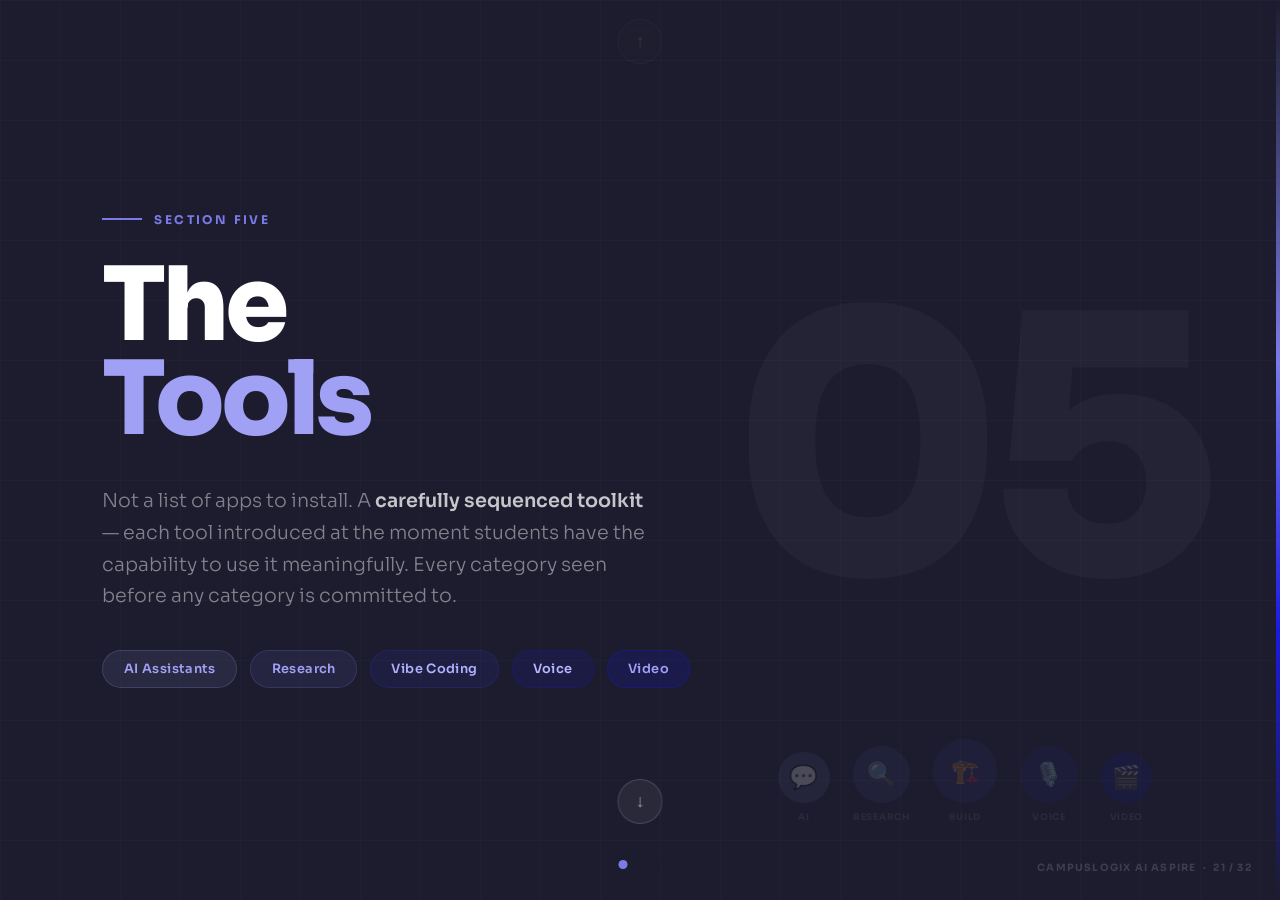
<file: section_05_complete.html>
<!DOCTYPE html>
<html lang="en">
<head>
<meta charset="UTF-8">
<meta name="viewport" content="width=device-width, initial-scale=1.0">
<title>Campuslogix AI Aspire — Section 5: Tools</title>
<link rel="preconnect" href="https://fonts.googleapis.com">
<link rel="preconnect" href="https://fonts.gstatic.com" crossorigin>
<link href="https://fonts.googleapis.com/css2?family=Sora:wght@300;400;600;700;800&display=swap" rel="stylesheet">
<style>
*, *::before, *::after { box-sizing: border-box; margin: 0; padding: 0; }
:root {
  --deep-blue:  #1A1AE6;
  --mid-blue:   #3333CC;
  --periwinkle: #7B7BE8;
  --pale-blue:  #A0A0F5;
  --off-white:  #F4F4FB;
  --dark-navy:  #1C1C2E;
  --white:      #FFFFFF;
  --mid-grey:   #4A4A6A;
  --light-grey: #8888A8;
}
html, body { width: 100%; height: 100%; font-family: 'Sora', sans-serif; overflow: hidden; }

/* ── DECK ── */
.deck { width: 100vw; height: 100vh; position: relative; overflow: hidden; }
.slide {
  position: absolute; inset: 0; width: 100%; height: 100%;
  transform: translateY(100%);
  transition: transform 0.45s cubic-bezier(0.65, 0, 0.35, 1);
  will-change: transform; overflow: hidden;
}
.slide.active { transform: translateY(0); }
.slide.prev   { transform: translateY(-100%); }

/* ── NAV ── */
.nav-dots {
  position: fixed; bottom: clamp(18px,2.5vw,32px); left: 50%;
  transform: translateX(-50%); display: flex; gap: 10px; z-index: 100;
}
.nav-dot {
  width: 7px; height: 7px; border-radius: 50%; border: none; cursor: pointer; padding: 0;
  transition: background 0.25s, transform 0.25s;
}
.nav-dot.light { background: rgba(255,255,255,0.25); }
.nav-dot.dark  { background: rgba(28,28,46,0.18); }
.nav-dot.active.light { background: var(--periwinkle); transform: scale(1.3); }
.nav-dot.active.dark  { background: var(--deep-blue); transform: scale(1.3); }

.nav-arrow {
  position: fixed; left: 50%; transform: translateX(-50%); z-index: 100;
  width: clamp(36px,3.5vw,48px); height: clamp(36px,3.5vw,48px); border-radius: 50%;
  font-size: clamp(14px,1.4vw,18px); cursor: pointer;
  display: flex; align-items: center; justify-content: center;
  transition: background 0.2s, border-color 0.2s, color 0.2s; backdrop-filter: blur(4px);
}
.nav-arrow.light { border: 1px solid rgba(255,255,255,0.15); background: rgba(255,255,255,0.06); color: rgba(255,255,255,0.5); }
.nav-arrow.dark  { border: 1px solid rgba(26,26,230,0.2); background: rgba(26,26,230,0.06); color: var(--mid-grey); }
.nav-arrow.light:hover { background: rgba(123,123,232,0.2); border-color: rgba(123,123,232,0.4); color: var(--white); }
.nav-arrow.dark:hover  { background: rgba(26,26,230,0.12); border-color: rgba(26,26,230,0.4); color: var(--deep-blue); }
.nav-arrow.up   { top: clamp(12px,1.5vw,24px); }
.nav-arrow.down { bottom: clamp(52px,6vw,76px); }
.nav-arrow:disabled { opacity: 0.2; cursor: default; }

.slide-badge {
  position: absolute; bottom: clamp(16px,2vw,28px); right: clamp(20px,2.2vw,32px);
  font-size: 10px; font-weight: 700; letter-spacing: 0.12em; text-transform: uppercase; z-index: 10;
}
.badge-light { color: rgba(255,255,255,0.15); }
.badge-dark  { color: rgba(28,28,46,0.22); }

/* Shared top bar */
.top-bar {
  background: var(--deep-blue);
  padding: clamp(18px,2.2vw,28px) clamp(48px,5.5vw,80px);
  display: flex; align-items: center; justify-content: space-between;
  position: relative; z-index: 2; flex-shrink: 0;
}
.top-bar-label {
  font-size: clamp(10px,0.95vw,12px); font-weight: 700;
  letter-spacing: 0.18em; text-transform: uppercase; color: var(--pale-blue);
  display: flex; align-items: center; gap: 12px;
}
.top-bar-label::before { content: ''; display: block; width: 24px; height: 2px; background: var(--pale-blue); }
.top-bar-title { font-size: clamp(13px,1.3vw,17px); font-weight: 700; color: var(--white); }

/* Dot grid */
.dot-bg::before {
  content: ''; position: absolute; inset: 0;
  background-image: radial-gradient(circle, rgba(26,26,230,0.055) 1px, transparent 1px);
  background-size: 28px 28px; pointer-events: none; z-index: 0;
}

/* ═══════════════════════════════════════════════════════════════════════════
   SLIDE 21 — SECTION BREAKER
   ═══════════════════════════════════════════════════════════════════════════ */
#slide-21 {
  background: var(--dark-navy);
  display: flex; flex-direction: column; justify-content: center; align-items: flex-start;
  padding: clamp(60px,8vw,120px);
}
#slide-21::before {
  content: ''; position: absolute; inset: 0;
  background-image:
    linear-gradient(rgba(255,255,255,0.02) 1px, transparent 1px),
    linear-gradient(90deg, rgba(255,255,255,0.02) 1px, transparent 1px);
  background-size: 60px 60px; pointer-events: none;
}
.s21-bg-num {
  position: absolute; right: clamp(40px,6vw,80px); top: 50%; transform: translateY(-50%);
  font-size: clamp(200px,28vw,360px); font-weight: 800; line-height: 1;
  color: rgba(255,255,255,0.03); letter-spacing: -0.05em; pointer-events: none; user-select: none;
}
.s21-accent-line {
  position: absolute; right: 0; top: 0; bottom: 0; width: 4px;
  background: linear-gradient(to bottom, transparent, var(--periwinkle) 40%, var(--deep-blue) 70%, transparent);
}

/* Tool category icons — decorative, bottom right */
.s21-icons {
  position: absolute; right: clamp(80px,10vw,160px); bottom: clamp(48px,6vw,96px);
  display: flex; align-items: flex-end; gap: clamp(14px,1.8vw,28px); pointer-events: none;
}
.s21-icon-wrap {
  display: flex; flex-direction: column; align-items: center; gap: 8px; opacity: 0.2;
}
.s21-icon-circle {
  border-radius: 50%; display: flex; align-items: center; justify-content: center;
  font-size: clamp(16px,1.8vw,24px);
}
.s21-icon-wrap:nth-child(1) .s21-icon-circle { width: clamp(36px,4vw,52px); height: clamp(36px,4vw,52px); background: rgba(160,160,245,0.3); }
.s21-icon-wrap:nth-child(2) .s21-icon-circle { width: clamp(40px,4.5vw,58px); height: clamp(40px,4.5vw,58px); background: rgba(123,123,232,0.3); }
.s21-icon-wrap:nth-child(3) .s21-icon-circle { width: clamp(44px,5vw,64px); height: clamp(44px,5vw,64px); background: rgba(85,85,204,0.35); }
.s21-icon-wrap:nth-child(4) .s21-icon-circle { width: clamp(40px,4.5vw,58px); height: clamp(40px,4.5vw,58px); background: rgba(51,51,204,0.35); }
.s21-icon-wrap:nth-child(5) .s21-icon-circle { width: clamp(36px,4vw,52px); height: clamp(36px,4vw,52px); background: rgba(26,26,230,0.4); }
.s21-icon-label { font-size: clamp(8px,0.75vw,9px); font-weight: 700; letter-spacing: 0.08em; text-transform: uppercase; color: rgba(255,255,255,0.3); text-align: center; }

.s21-content { position: relative; z-index: 2; }
.s21-kicker {
  font-size: clamp(10px,0.95vw,12px); font-weight: 700; letter-spacing: 0.2em;
  text-transform: uppercase; color: var(--periwinkle);
  display: flex; align-items: center; gap: 12px; margin-bottom: clamp(20px,2.5vw,36px);
}
.s21-kicker::before { content: ''; display: block; width: 40px; height: 2px; background: var(--periwinkle); }
.s21-title {
  font-size: clamp(48px,8vw,120px); font-weight: 800; line-height: 0.92;
  letter-spacing: -0.04em; color: var(--white); margin-bottom: clamp(24px,3vw,44px);
}
.s21-title .accent { color: var(--pale-blue); }
.s21-desc {
  font-size: clamp(14px,1.5vw,20px); font-weight: 300;
  color: rgba(255,255,255,0.45); line-height: 1.65; max-width: 560px;
}
.s21-desc strong { color: rgba(255,255,255,0.75); font-weight: 600; }
.s21-chips {
  display: flex; gap: clamp(8px,1vw,14px); margin-top: clamp(24px,3vw,44px);
}
.s21-chip {
  padding: clamp(7px,0.8vw,10px) clamp(14px,1.6vw,22px); border-radius: 100px;
  font-size: clamp(11px,1vw,13px); font-weight: 600; letter-spacing: 0.03em;
  display: flex; align-items: center; gap: 7px;
}
.s21-chip:nth-child(1) { background: rgba(160,160,245,0.1); color: #A0A0F5; border: 1px solid rgba(160,160,245,0.2); }
.s21-chip:nth-child(2) { background: rgba(123,123,232,0.1); color: #A0A0F5; border: 1px solid rgba(123,123,232,0.2); }
.s21-chip:nth-child(3) { background: rgba(51,51,204,0.12);  color: #B0B0FF; border: 1px solid rgba(51,51,204,0.22); }
.s21-chip:nth-child(4) { background: rgba(26,26,230,0.12);  color: #B8B8FF; border: 1px solid rgba(26,26,230,0.24); }
.s21-chip:nth-child(5) { background: rgba(26,26,230,0.16);  color: var(--pale-blue); border: 1px solid rgba(26,26,230,0.3); }


/* ═══════════════════════════════════════════════════════════════════════════
   SLIDE 22 — THE TOOL JOURNEY (MATRIX)
   ═══════════════════════════════════════════════════════════════════════════ */
#slide-22 {
  background: var(--white);
  display: flex; flex-direction: column;
}
#slide-22::before {
  content: ''; position: absolute; inset: 0;
  background-image: radial-gradient(circle, rgba(26,26,230,0.05) 1px, transparent 1px);
  background-size: 28px 28px; pointer-events: none; z-index: 0;
}

.s22-body {
  flex: 1; display: grid; grid-template-columns: 1fr 2fr;
  position: relative; z-index: 1; min-height: 0; overflow: hidden;
}

/* LHS */
.s22-left {
  display: flex; flex-direction: column; justify-content: center;
  padding: clamp(32px,4vw,56px) clamp(36px,4.5vw,60px);
  border-right: 1px solid rgba(26,26,230,0.08);
}
.s22-eyebrow {
  font-size: clamp(10px,0.95vw,12px); font-weight: 700; letter-spacing: 0.2em;
  text-transform: uppercase; color: var(--deep-blue);
  display: flex; align-items: center; gap: 12px; margin-bottom: clamp(16px,2vw,26px);
}
.s22-eyebrow::before { content: ''; display: block; width: 28px; height: 2px; background: var(--deep-blue); }
.s22-headline {
  font-size: clamp(20px,2.8vw,38px); font-weight: 800; line-height: 1.1;
  letter-spacing: -0.02em; color: var(--dark-navy); margin-bottom: clamp(12px,1.5vw,20px);
}
.s22-headline .accent { color: var(--deep-blue); }
.s22-body-text {
  font-size: clamp(12px,1.15vw,15px); font-weight: 400; color: var(--mid-grey);
  line-height: 1.7; margin-bottom: clamp(20px,2.5vw,32px);
  border-left: 3px solid rgba(26,26,230,0.2); padding-left: 14px;
}
.s22-body-text strong { color: var(--dark-navy); font-weight: 700; }

/* Legend */
.s22-legend { display: flex; flex-direction: column; gap: 8px; }
.s22-legend-title {
  font-size: clamp(9px,0.85vw,10px); font-weight: 700; letter-spacing: 0.12em;
  text-transform: uppercase; color: var(--light-grey); margin-bottom: 2px;
}
.legend-row { display: flex; align-items: center; gap: 10px; }
.legend-pill {
  font-size: clamp(8px,0.78vw,9px); font-weight: 700; letter-spacing: 0.04em;
  padding: 2px 9px; border-radius: 100px; flex-shrink: 0; white-space: nowrap;
}
.lp-primary  { background: var(--deep-blue); color: var(--white); }
.lp-student  { background: rgba(26,26,230,0.1); color: var(--deep-blue); border: 1px solid rgba(26,26,230,0.2); }
.lp-demo     { background: rgba(136,136,168,0.1); color: var(--light-grey); border: 1px solid rgba(136,136,168,0.2); }
.lp-cont     { background: rgba(26,26,230,0.06); color: var(--periwinkle); border: 1px solid rgba(26,26,230,0.1); }
.legend-label { font-size: clamp(10px,0.95vw,12px); color: var(--mid-grey); }

/* RHS — matrix */
.s22-right {
  display: flex; flex-direction: column;
  padding: clamp(16px,2vw,24px) clamp(28px,3.5vw,48px) clamp(44px,5vw,60px);
  gap: clamp(4px,0.5vw,7px); overflow: hidden;
}

/* Grade column headers */
.matrix-headers {
  display: grid; grid-template-columns: clamp(88px,9.5vw,120px) repeat(4, 1fr);
  gap: clamp(4px,0.5vw,8px); flex-shrink: 0;
}
.mh-spacer { }
.mh-grade {
  text-align: center; padding: clamp(6px,0.7vw,10px) 4px;
  border-radius: 8px; font-size: clamp(11px,1.05vw,13px); font-weight: 800;
  letter-spacing: 0.02em;
}
.mh-grade:nth-child(2) { background: rgba(160,160,245,0.12); color: #5555AA; }
.mh-grade:nth-child(3) { background: rgba(123,123,232,0.12); color: #4444AA; }
.mh-grade:nth-child(4) { background: rgba(51,51,204,0.12);  color: #3333AA; }
.mh-grade:nth-child(5) { background: rgba(26,26,230,0.14);  color: var(--deep-blue); }

/* Matrix rows */
.matrix-row {
  display: grid; grid-template-columns: clamp(88px,9.5vw,120px) repeat(4, 1fr);
  gap: clamp(4px,0.5vw,7px); flex: 1; min-height: 0;
}
.mr-label {
  display: flex; align-items: center;
  font-size: clamp(8px,0.75vw,9px); font-weight: 700; letter-spacing: 0.05em;
  text-transform: uppercase; color: var(--mid-grey);
  padding-right: 6px; line-height: 1.3;
}
.mr-label .cat-icon { margin-right: 6px; font-size: clamp(11px,1.1vw,14px); }

.matrix-cell {
  border-radius: 8px; padding: clamp(5px,0.55vw,7px) clamp(6px,0.65vw,9px);
  display: flex; flex-direction: row; flex-wrap: wrap; gap: 3px;
  align-content: center; justify-content: center;
  min-height: 0;
  border: 1px solid rgba(26,26,230,0.06); background: rgba(26,26,230,0.02);
}
.matrix-cell.empty {
  background: rgba(0,0,0,0.015); border-color: rgba(0,0,0,0.04);
}

/* Tool pills inside cells */
.tp {
  display: inline-flex; align-items: center; gap: 4px;
  font-size: clamp(8px,0.76vw,9px); font-weight: 700; letter-spacing: 0.01em;
  padding: clamp(2px,0.22vw,3px) clamp(5px,0.6vw,8px); border-radius: 100px;
  white-space: nowrap;
}
/* Depth states */
.tp-primary { background: var(--deep-blue); color: var(--white); }
.tp-student { background: rgba(26,26,230,0.12); color: #3333BB; border: 1px solid rgba(26,26,230,0.22); }
.tp-demo    { background: rgba(136,136,168,0.1); color: var(--light-grey); border: 1px solid rgba(136,136,168,0.18); }
.tp-cont    { background: rgba(26,26,230,0.06); color: var(--periwinkle); border: 1px solid rgba(26,26,230,0.1); font-style: italic; }
/* Grade accent for newly introduced tools */
.tp-g6-new  { background: rgba(160,160,245,0.15); color: #4444AA; border: 1px solid rgba(160,160,245,0.3); }
.tp-g7-new  { background: rgba(123,123,232,0.12); color: #3333AA; border: 1px solid rgba(123,123,232,0.25); }
.tp-g8-new  { background: rgba(51,51,204,0.12);   color: #2222AA; border: 1px solid rgba(51,51,204,0.25); }
.tp-g9-new  { background: rgba(26,26,230,0.14);   color: var(--deep-blue); border: 1px solid rgba(26,26,230,0.28); }


/* ═══════════════════════════════════════════════════════════════════════════
   SLIDE 23 — THE LANDSCAPE APPROACH
   ═══════════════════════════════════════════════════════════════════════════ */
#slide-23 {
  background: var(--white);
  display: grid; grid-template-rows: auto 1fr;
}
#slide-23::before {
  content: ''; position: absolute; inset: 0;
  background-image: radial-gradient(circle, rgba(26,26,230,0.055) 1px, transparent 1px);
  background-size: 28px 28px; pointer-events: none; z-index: 0;
}

.s23-body {
  display: grid; grid-template-columns: 1fr 1.1fr;
  position: relative; z-index: 1; overflow: hidden;
}

/* LHS */
.s23-left {
  display: flex; flex-direction: column; justify-content: center;
  padding: clamp(24px,3vw,40px) clamp(40px,5vw,64px) clamp(44px,5.5vw,60px);
  border-right: 1px solid rgba(26,26,230,0.08);
  position: relative; overflow: hidden;
}
.s23-left-bg {
  position: absolute; bottom: -20px; left: -10px;
  font-size: clamp(120px,16vw,200px); font-weight: 800; line-height: 1;
  color: rgba(26,26,230,0.03); letter-spacing: -0.05em;
  pointer-events: none; user-select: none;
}
.s23-left-inner { position: relative; z-index: 1; }
.s23-eyebrow {
  font-size: clamp(10px,0.95vw,12px); font-weight: 700; letter-spacing: 0.2em;
  text-transform: uppercase; color: var(--deep-blue);
  display: flex; align-items: center; gap: 12px; margin-bottom: clamp(16px,2vw,28px);
}
.s23-eyebrow::before { content: ''; display: block; width: 28px; height: 2px; background: var(--deep-blue); }
.s23-headline {
  font-size: clamp(22px,3vw,42px); font-weight: 800; line-height: 1.1;
  letter-spacing: -0.02em; color: var(--dark-navy); margin-bottom: clamp(14px,1.8vw,24px);
}
.s23-headline .accent { color: var(--deep-blue); }
.s23-body-text {
  font-size: clamp(12px,1.15vw,15px); font-weight: 400; color: var(--mid-grey);
  line-height: 1.65; margin-bottom: clamp(14px,1.8vw,24px);
  border-left: 3px solid rgba(26,26,230,0.2); padding-left: 14px;
}
.s23-body-text strong { color: var(--dark-navy); font-weight: 700; }

/* Key facts boxes */
.s23-facts { display: flex; flex-direction: column; gap: clamp(6px,0.7vw,10px); }
.s23-fact {
  display: flex; align-items: flex-start; gap: 10px;
  padding: clamp(9px,1vw,13px) clamp(12px,1.4vw,18px);
  border-radius: 10px; background: rgba(26,26,230,0.04); border: 1px solid rgba(26,26,230,0.1);
}
.s23-fact-icon { font-size: clamp(16px,1.6vw,20px); flex-shrink: 0; margin-top: 1px; }
.s23-fact-title { font-size: clamp(12px,1.15vw,15px); font-weight: 700; color: var(--dark-navy); margin-bottom: 3px; }
.s23-fact-sub   { font-size: clamp(10px,0.95vw,12px); font-weight: 400; color: var(--light-grey); line-height: 1.5; }

/* RHS */
.s23-right {
  background: var(--off-white);
  display: flex; flex-direction: column; justify-content: center;
  padding: clamp(24px,3vw,40px) clamp(40px,5vw,64px) clamp(44px,5.5vw,56px);
  gap: clamp(10px,1.2vw,18px);
}
.s23-right-label {
  font-size: clamp(9px,0.85vw,11px); font-weight: 700; letter-spacing: 0.14em;
  text-transform: uppercase; color: var(--light-grey);
}

/* Step flow */
.step-flow { display: flex; flex-direction: column; gap: 0; }
.step-item {
  display: flex; align-items: flex-start; gap: clamp(14px,1.6vw,22px);
  position: relative;
}
/* Vertical connector between steps */
.step-item:not(:last-child)::after {
  content: '';
  position: absolute;
  left: calc(clamp(22px,2.6vw,34px) / 2 - 1px);
  top: clamp(22px,2.6vw,34px);
  width: 2px;
  height: clamp(12px,1.5vw,20px);
  background: rgba(26,26,230,0.15);
}
.step-circle {
  width: clamp(22px,2.6vw,34px); height: clamp(22px,2.6vw,34px);
  border-radius: 50%; display: flex; align-items: center; justify-content: center;
  font-size: clamp(10px,1vw,13px); font-weight: 800; flex-shrink: 0;
  z-index: 1;
}
.step-1 .step-circle { background: rgba(160,160,245,0.2); color: #5555AA; border: 2px solid rgba(160,160,245,0.4); }
.step-2 .step-circle { background: rgba(51,51,204,0.15); color: var(--mid-blue); border: 2px solid rgba(51,51,204,0.3); }
.step-3 .step-circle { background: var(--deep-blue); color: var(--white); }
.step-4 .step-circle { background: var(--dark-navy); color: var(--pale-blue); }

.step-content { padding-bottom: clamp(10px,1.2vw,16px); }
.step-title { font-size: clamp(13px,1.3vw,17px); font-weight: 800; color: var(--dark-navy); margin-bottom: 4px; }
.step-desc  { font-size: clamp(10px,0.95vw,12px); font-weight: 400; color: var(--light-grey); line-height: 1.5; }

/* Tool Choice Log highlight */
.tcl-box {
  padding: clamp(14px,1.6vw,20px) clamp(16px,1.8vw,24px);
  border-radius: 12px; border: 1px solid rgba(26,26,230,0.2);
  background: rgba(26,26,230,0.05);
}
.tcl-label { font-size: clamp(9px,0.85vw,10px); font-weight: 700; letter-spacing: 0.12em; text-transform: uppercase; color: var(--deep-blue); margin-bottom: 8px; }
.tcl-body  { font-size: clamp(11px,1.05vw,13px); font-weight: 400; color: var(--mid-grey); line-height: 1.6; }
.tcl-body strong { color: var(--dark-navy); font-weight: 700; }
.tcl-grades { display: flex; gap: 8px; margin-top: 10px; flex-wrap: wrap; }
.tcl-grade {
  font-size: clamp(9px,0.85vw,10px); font-weight: 700; letter-spacing: 0.06em;
  padding: 3px 10px; border-radius: 100px;
}
.tcl-grade:nth-child(1) { background: rgba(160,160,245,0.15); color: #5555AA; }
.tcl-grade:nth-child(2) { background: rgba(123,123,232,0.12); color: #4444AA; }
.tcl-grade:nth-child(3) { background: rgba(51,51,204,0.12);   color: #3333AA; }
.tcl-grade:nth-child(4) { background: rgba(26,26,230,0.12);   color: var(--deep-blue); }

</style>
</head>
<body>
<div class="deck">

<!-- ═══════════════════════════════════════════════════════════════════════
     SLIDE 21 — SECTION BREAKER: TOOLS
     ═══════════════════════════════════════════════════════════════════════ -->
<div class="slide active" id="slide-21">
  <div class="s21-accent-line"></div>
  <div class="s21-bg-num">05</div>

  <div class="s21-icons">
    <div class="s21-icon-wrap">
      <div class="s21-icon-circle">💬</div>
      <div class="s21-icon-label">AI</div>
    </div>
    <div class="s21-icon-wrap">
      <div class="s21-icon-circle">🔍</div>
      <div class="s21-icon-label">Research</div>
    </div>
    <div class="s21-icon-wrap">
      <div class="s21-icon-circle">🏗️</div>
      <div class="s21-icon-label">Build</div>
    </div>
    <div class="s21-icon-wrap">
      <div class="s21-icon-circle">🎙️</div>
      <div class="s21-icon-label">Voice</div>
    </div>
    <div class="s21-icon-wrap">
      <div class="s21-icon-circle">🎬</div>
      <div class="s21-icon-label">Video</div>
    </div>
  </div>

  <div class="s21-content">
    <div class="s21-kicker">Section Five</div>
    <div class="s21-title">The<br><span class="accent">Tools</span></div>
    <p class="s21-desc">
      Not a list of apps to install.
      A <strong>carefully sequenced toolkit</strong> — each tool introduced at the moment
      students have the capability to use it meaningfully.
      Every category seen before any category is committed to.
    </p>
    <div class="s21-chips">
      <span class="s21-chip">AI Assistants</span>
      <span class="s21-chip">Research</span>
      <span class="s21-chip">Vibe Coding</span>
      <span class="s21-chip">Voice</span>
      <span class="s21-chip">Video</span>
    </div>
  </div>

  <div class="slide-badge badge-light">Campuslogix AI Aspire &nbsp;·&nbsp; 21 / 32</div>
</div>


<!-- ═══════════════════════════════════════════════════════════════════════
     SLIDE 22 — THE TOOL JOURNEY
     ═══════════════════════════════════════════════════════════════════════ -->
<div class="slide" id="slide-22">

  <div class="top-bar">
    <div class="top-bar-label">Tools</div>
    <div class="top-bar-title">The Complete Tool Journey — All Four Grades</div>
  </div>

  <div class="s22-body">

    <!-- LHS -->
    <div class="s22-left">
      <div class="s22-eyebrow">Progressive Toolkit</div>
      <h2 class="s22-headline">Tools earned,<br>not <span class="accent">given.</span></h2>
      <p class="s22-body-text">
        Each tool enters at the moment students are ready for it.
        <strong>Grade 6 is lean by design.</strong>
        The toolkit expands each year — not because new tools are exciting,
        but because new capability has been earned.
      </p>

      <div class="s22-legend">
        <div class="s22-legend-title">Key</div>
        <div class="legend-row"><span class="legend-pill lp-primary">Primary</span><span class="legend-label">Main tool, student use</span></div>
        <div class="legend-row"><span class="legend-pill lp-student">Introduced</span><span class="legend-label">New this grade, student hands-on</span></div>
        <div class="legend-row"><span class="legend-pill lp-demo">Demo only</span><span class="legend-label">Teacher shows — no student account</span></div>
        <div class="legend-row"><span class="legend-pill lp-cont">Continuing</span><span class="legend-label">Carries forward from prior year</span></div>
      </div>
    </div>

    <!-- RHS — matrix -->
    <div class="s22-right">

      <!-- Grade headers -->
      <div class="matrix-headers">
        <div class="mh-spacer"></div>
        <div class="mh-grade">Grade 6</div>
        <div class="mh-grade">Grade 7</div>
        <div class="mh-grade">Grade 8</div>
        <div class="mh-grade">Grade 9</div>
      </div>

      <!-- Row 1: AI Assistants -->
      <div class="matrix-row">
        <div class="mr-label"><span class="cat-icon">💬</span>AI Assistants</div>

        <div class="matrix-cell">
          <span class="tp tp-g6-new">ChatGPT Edu</span>
          <span class="tp tp-g6-new">Claude Edu</span>
          <span class="tp tp-demo">Teachable Machine</span>
        </div>

        <div class="matrix-cell">
          <span class="tp tp-cont">ChatGPT + Claude</span>
          <span class="tp tp-g7-new">Perplexity</span>
          <span class="tp tp-student">Teachable Machine ↑</span>
        </div>

        <div class="matrix-cell">
          <span class="tp tp-cont">ChatGPT + Claude</span>
          <span class="tp tp-cont">Perplexity</span>
          <span class="tp tp-g8-new">NotebookLM</span>
        </div>

        <div class="matrix-cell">
          <span class="tp tp-cont">ChatGPT + Claude</span>
          <span class="tp tp-cont">Perplexity</span>
          <span class="tp tp-primary">NotebookLM ↑</span>
        </div>
      </div>

      <!-- Row 2: Slide & Presentation -->
      <div class="matrix-row">
        <div class="mr-label"><span class="cat-icon">🎨</span>Slide &amp; Presentation</div>

        <div class="matrix-cell empty"></div>

        <div class="matrix-cell">
          <span class="tp tp-g7-new">Canva AI Edu</span>
          <span class="tp tp-demo">Gamma</span>
        </div>

        <div class="matrix-cell">
          <span class="tp tp-cont">Canva AI Edu</span>
          <span class="tp tp-demo">Gamma</span>
        </div>

        <div class="matrix-cell">
          <span class="tp tp-cont">Canva AI Edu</span>
        </div>
      </div>

      <!-- Row 3: Vibe Coding -->
      <div class="matrix-row">
        <div class="mr-label"><span class="cat-icon">🏗️</span>Vibe Coding</div>

        <div class="matrix-cell empty"></div>
        <div class="matrix-cell empty"></div>

        <div class="matrix-cell">
          <span class="tp tp-primary">Lovable</span>
          <span class="tp tp-g8-new">Bolt.new</span>
          <span class="tp tp-demo">Replit</span>
        </div>

        <div class="matrix-cell">
          <span class="tp tp-primary">Lovable ↑</span>
          <span class="tp tp-cont">Bolt.new</span>
          <span class="tp tp-demo">Hugging Face</span>
        </div>
      </div>

      <!-- Row 4: Voice & Audio -->
      <div class="matrix-row">
        <div class="mr-label"><span class="cat-icon">🎙️</span>Voice &amp; Audio</div>

        <div class="matrix-cell empty"></div>
        <div class="matrix-cell empty"></div>
        <div class="matrix-cell empty"></div>

        <div class="matrix-cell">
          <span class="tp tp-primary">ElevenLabs</span>
          <span class="tp tp-demo">Murf AI</span>
          <span class="tp tp-demo">Suno</span>
          <span class="tp tp-demo">NLM Audio</span>
        </div>
      </div>

      <!-- Row 5: Video -->
      <div class="matrix-row">
        <div class="mr-label"><span class="cat-icon">🎬</span>Video Generation</div>

        <div class="matrix-cell empty"></div>
        <div class="matrix-cell empty"></div>
        <div class="matrix-cell empty"></div>

        <div class="matrix-cell">
          <span class="tp tp-primary">Canva Video AI</span>
          <span class="tp tp-demo">Runway ML</span>
          <span class="tp tp-demo">Pika</span>
          <span class="tp tp-demo">Kling</span>
        </div>
      </div>

    </div><!-- /s22-right -->
  </div><!-- /s22-body -->

  <div class="slide-badge badge-dark">Campuslogix AI Aspire &nbsp;·&nbsp; 22 / 32</div>
</div>


<!-- ═══════════════════════════════════════════════════════════════════════
     SLIDE 23 — THE LANDSCAPE APPROACH
     ═══════════════════════════════════════════════════════════════════════ -->
<div class="slide" id="slide-23">

  <div class="top-bar">
    <div class="top-bar-label">Tools</div>
    <div class="top-bar-title">The Landscape Approach — How Every Tool Category Is Introduced</div>
  </div>

  <div class="s23-body">

    <!-- LHS -->
    <div class="s23-left">
      <div class="s23-left-bg">20·40</div>
      <div class="s23-left-inner">

        <div class="s23-eyebrow">The Pedagogy</div>
        <h2 class="s23-headline">
          See all options first.<br>
          <span class="accent">Choose based on merit.</span>
        </h2>
        <p class="s23-body-text">
          Every tool category is introduced through a <strong>20-minute teacher-led landscape demo</strong>
          before any student creates an account. Students observe three to four tools from the same category,
          doing the same task, side by side. Then they choose their primary tool — and log their reasoning.
        </p>

        <div class="s23-facts">
          <div class="s23-fact">
            <div class="s23-fact-icon">🕐</div>
            <div>
              <div class="s23-fact-title">20 min landscape · 40 min primary</div>
              <div class="s23-fact-sub">The session structure for every tool introduction across all four grades</div>
            </div>
          </div>
          <div class="s23-fact">
            <div class="s23-fact-icon">🧠</div>
            <div>
              <div class="s23-fact-title">Students build judgment, not habits</div>
              <div class="s23-fact-sub">Seeing the landscape first prevents tool lock-in — students understand why they chose, not just what they use</div>
            </div>
          </div>
          <div class="s23-fact">
            <div class="s23-fact-icon">📋</div>
            <div>
              <div class="s23-fact-title">Every choice is documented</div>
              <div class="s23-fact-sub">Tool Choice Log maintained from Grade 7 — submitted as a Capstone artefact in Grade 9</div>
            </div>
          </div>
        </div>

      </div>
    </div>

    <!-- RHS — process flow + Tool Choice Log -->
    <div class="s23-right">
      <div class="s23-right-label">How It Works — Every Tool Category Introduction</div>

      <div class="step-flow">
        <div class="step-item step-1">
          <div class="step-circle">1</div>
          <div class="step-content">
            <div class="step-title">Landscape Demo — Teacher-Led</div>
            <div class="step-desc">Teacher opens 3–4 tools from the same category with identical briefs. Students observe output quality, interface, and trade-offs. No student accounts yet.</div>
          </div>
        </div>
        <div class="step-item step-2">
          <div class="step-circle">2</div>
          <div class="step-content">
            <div class="step-title">Compare &amp; Discuss — Class Dialogue</div>
            <div class="step-desc">Which tool produced the best output for this brief? Which was fastest? Which gave the most control? Students form and defend their own view before a primary tool is named.</div>
          </div>
        </div>
        <div class="step-item step-3">
          <div class="step-circle">3</div>
          <div class="step-content">
            <div class="step-title">Primary Tool Named — Hands-On Begins</div>
            <div class="step-desc">The programme recommends a primary tool for each category. Students then spend 40 minutes using it — first in pairs, then independently as confidence builds.</div>
          </div>
        </div>
        <div class="step-item step-4">
          <div class="step-circle">4</div>
          <div class="step-content">
            <div class="step-title">Tool Choice Log Updated</div>
            <div class="step-desc">Students document the category, the tools demoed, the primary tool chosen, and their own reasoned justification. This entry becomes part of their Grade 9 Capstone Design Package.</div>
          </div>
        </div>
      </div>

      <div class="tcl-box">
        <div class="tcl-label">The Tool Choice Log</div>
        <div class="tcl-body">
          A <strong>three-year running document</strong> — started in Grade 7, updated at every landscape demo,
          submitted in Grade 9. It is the evidence that a student's tool decisions were deliberate,
          reasoned, and self-directed — not just whatever the teacher last demonstrated.
        </div>
        <div class="tcl-grades">
          <span class="tcl-grade">G7 — Started</span>
          <span class="tcl-grade">G8 — Updated ×2</span>
          <span class="tcl-grade">G9 — Updated ×2</span>
          <span class="tcl-grade">G9 — Submitted</span>
        </div>
      </div>

    </div>
  </div>

  <div class="slide-badge badge-dark">Campuslogix AI Aspire &nbsp;·&nbsp; 23 / 32</div>
</div>

</div><!-- /deck -->

<!-- ── NAV ── -->
<div class="nav-dots" id="dots"></div>
<button class="nav-arrow up light" id="btn-up" disabled>&#8593;</button>
<button class="nav-arrow down light" id="btn-down">&#8595;</button>

<script>
const slides  = Array.from(document.querySelectorAll('.slide'));
const dotsEl  = document.getElementById('dots');
const btnUp   = document.getElementById('btn-up');
const btnDown = document.getElementById('btn-down');
let current   = 0;

// Slide 21 is dark, 22+23 are white
const themes  = ['light', 'dark', 'dark'];

slides.forEach((_, i) => {
  const d = document.createElement('button');
  d.className = 'nav-dot ' + themes[i] + (i === 0 ? ' active' : '');
  d.setAttribute('aria-label', 'Slide ' + (i + 1));
  d.addEventListener('click', () => goTo(i));
  dotsEl.appendChild(d);
});
const dots = Array.from(dotsEl.querySelectorAll('.nav-dot'));

function setArrowTheme(idx) {
  const t = themes[idx];
  [btnUp, btnDown].forEach(b => {
    b.className = b.className.replace(/\b(light|dark)\b/, t);
  });
}

function goTo(idx) {
  if (idx < 0 || idx >= slides.length) return;
  slides[current].classList.remove('active');
  slides[current].classList.add('prev');
  const leaving = slides[current];
  setTimeout(() => leaving.classList.remove('prev'), 500);
  current = idx;
  slides[current].classList.remove('prev');
  slides[current].classList.add('active');
  dots.forEach((d, i) => d.classList.toggle('active', i === current));
  btnUp.disabled   = current === 0;
  btnDown.disabled = current === slides.length - 1;
  setArrowTheme(current);
}

btnUp.addEventListener('click',   () => goTo(current - 1));
btnDown.addEventListener('click', () => goTo(current + 1));
document.addEventListener('keydown', e => {
  if (['ArrowDown','ArrowRight',' '].includes(e.key)) { e.preventDefault(); goTo(current + 1); }
  if (['ArrowUp','ArrowLeft'].includes(e.key))         { e.preventDefault(); goTo(current - 1); }
});
let ty = 0;
document.addEventListener('touchstart', e => { ty = e.touches[0].clientY; }, { passive: true });
document.addEventListener('touchend',   e => {
  const dy = e.changedTouches[0].clientY - ty;
  if (Math.abs(dy) > 50) { dy < 0 ? goTo(current + 1) : goTo(current - 1); }
});
</script>
</body>
</html>
</file>
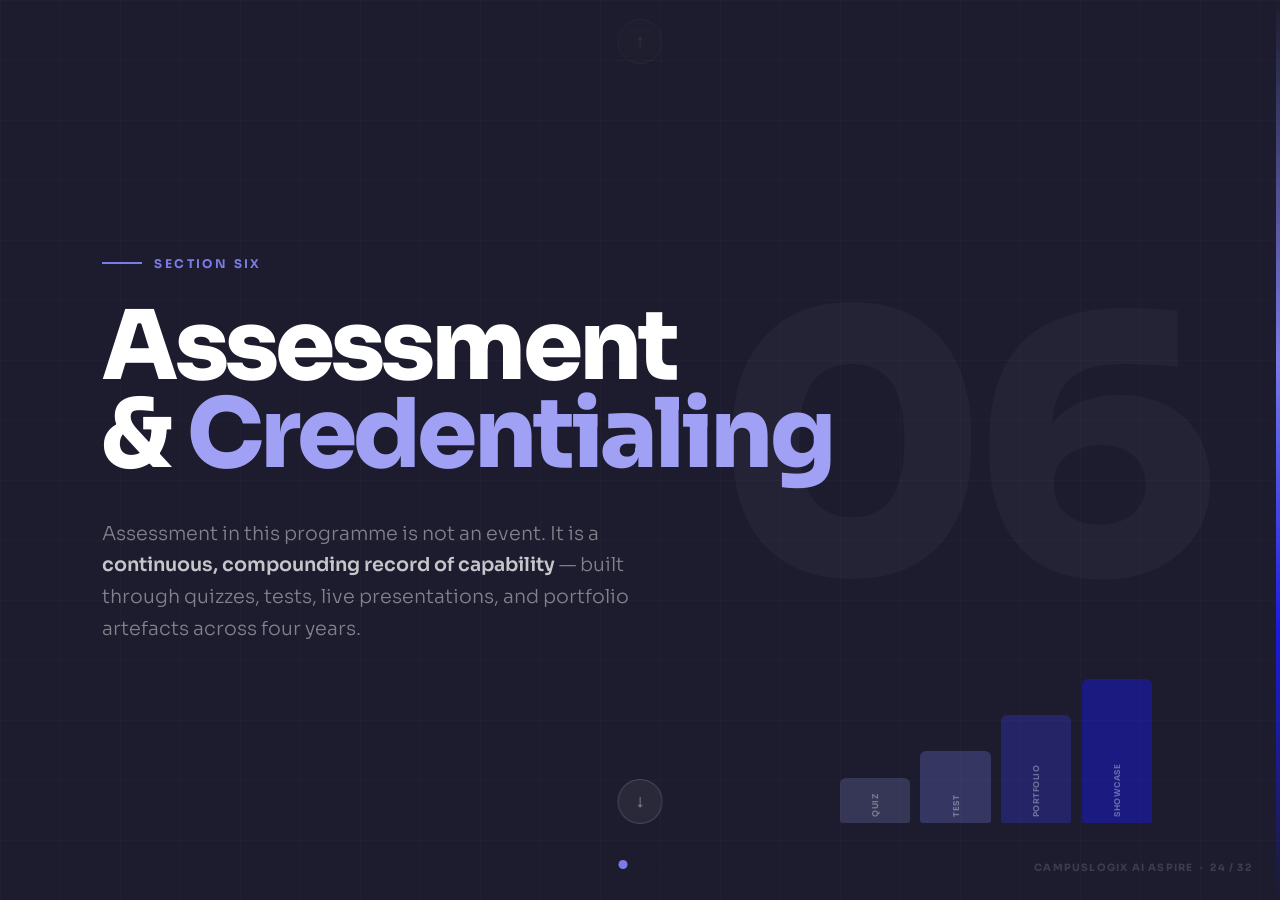
<file: section_06_complete.html>
<!DOCTYPE html>
<html lang="en">
<head>
<meta charset="UTF-8">
<meta name="viewport" content="width=device-width, initial-scale=1.0">
<title>Campuslogix AI Aspire — Section 6: Assessment & Credentialing</title>
<link rel="preconnect" href="https://fonts.googleapis.com">
<link rel="preconnect" href="https://fonts.gstatic.com" crossorigin>
<link href="https://fonts.googleapis.com/css2?family=Sora:wght@300;400;600;700;800&display=swap" rel="stylesheet">
<style>
*, *::before, *::after { box-sizing: border-box; margin: 0; padding: 0; }
:root {
  --deep-blue:  #1A1AE6;
  --mid-blue:   #3333CC;
  --periwinkle: #7B7BE8;
  --pale-blue:  #A0A0F5;
  --off-white:  #F4F4FB;
  --dark-navy:  #1C1C2E;
  --white:      #FFFFFF;
  --mid-grey:   #4A4A6A;
  --light-grey: #8888A8;
}
html, body { width: 100%; height: 100%; font-family: 'Sora', sans-serif; overflow: hidden; }

/* ── DECK ── */
.deck { width: 100vw; height: 100vh; position: relative; overflow: hidden; }
.slide {
  position: absolute; inset: 0; width: 100%; height: 100%;
  transform: translateY(100%);
  transition: transform 0.45s cubic-bezier(0.65, 0, 0.35, 1);
  will-change: transform; overflow: hidden;
}
.slide.active { transform: translateY(0); }
.slide.prev   { transform: translateY(-100%); }

/* ── NAV ── */
.nav-dots {
  position: fixed; bottom: clamp(18px,2.5vw,32px); left: 50%;
  transform: translateX(-50%); display: flex; gap: 10px; z-index: 100;
}
.nav-dot {
  width: 7px; height: 7px; border-radius: 50%; border: none; cursor: pointer; padding: 0;
  transition: background 0.25s, transform 0.25s;
}
.nav-dot.light { background: rgba(255,255,255,0.25); }
.nav-dot.dark  { background: rgba(28,28,46,0.18); }
.nav-dot.active.light { background: var(--periwinkle); transform: scale(1.3); }
.nav-dot.active.dark  { background: var(--deep-blue); transform: scale(1.3); }

.nav-arrow {
  position: fixed; left: 50%; transform: translateX(-50%); z-index: 100;
  width: clamp(36px,3.5vw,48px); height: clamp(36px,3.5vw,48px); border-radius: 50%;
  font-size: clamp(14px,1.4vw,18px); cursor: pointer;
  display: flex; align-items: center; justify-content: center;
  transition: background 0.2s, border-color 0.2s, color 0.2s; backdrop-filter: blur(4px);
}
.nav-arrow.light { border: 1px solid rgba(255,255,255,0.15); background: rgba(255,255,255,0.06); color: rgba(255,255,255,0.5); }
.nav-arrow.dark  { border: 1px solid rgba(26,26,230,0.2); background: rgba(26,26,230,0.06); color: var(--mid-grey); }
.nav-arrow.light:hover { background: rgba(123,123,232,0.2); border-color: rgba(123,123,232,0.4); color: var(--white); }
.nav-arrow.dark:hover  { background: rgba(26,26,230,0.12); border-color: rgba(26,26,230,0.4); color: var(--deep-blue); }
.nav-arrow.up   { top: clamp(12px,1.5vw,24px); }
.nav-arrow.down { bottom: clamp(52px,6vw,76px); }
.nav-arrow:disabled { opacity: 0.2; cursor: default; }

.slide-badge {
  position: absolute; bottom: clamp(16px,2vw,28px); right: clamp(20px,2.2vw,32px);
  font-size: 10px; font-weight: 700; letter-spacing: 0.12em; text-transform: uppercase; z-index: 10;
}
.badge-light { color: rgba(255,255,255,0.15); }
.badge-dark  { color: rgba(28,28,46,0.22); }

.top-bar {
  background: var(--deep-blue);
  padding: clamp(18px,2.2vw,28px) clamp(48px,5.5vw,80px);
  display: flex; align-items: center; justify-content: space-between;
  position: relative; z-index: 2; flex-shrink: 0;
}
.top-bar-label {
  font-size: clamp(10px,0.95vw,12px); font-weight: 700;
  letter-spacing: 0.18em; text-transform: uppercase; color: var(--pale-blue);
  display: flex; align-items: center; gap: 12px;
}
.top-bar-label::before { content: ''; display: block; width: 24px; height: 2px; background: var(--pale-blue); }
.top-bar-title { font-size: clamp(13px,1.3vw,17px); font-weight: 700; color: var(--white); }


/* ═══════════════════════════════════════════════════════════════════════════
   SLIDE 24 — SECTION BREAKER
   ═══════════════════════════════════════════════════════════════════════════ */
#slide-24 {
  background: var(--dark-navy);
  display: flex; flex-direction: column;
  justify-content: center; align-items: flex-start;
  padding: clamp(60px,8vw,120px);
}
#slide-24::before {
  content: ''; position: absolute; inset: 0;
  background-image:
    linear-gradient(rgba(255,255,255,0.02) 1px, transparent 1px),
    linear-gradient(90deg, rgba(255,255,255,0.02) 1px, transparent 1px);
  background-size: 60px 60px; pointer-events: none;
}
.s24-bg-num {
  position: absolute; right: clamp(40px,6vw,80px); top: 50%; transform: translateY(-50%);
  font-size: clamp(200px,28vw,360px); font-weight: 800; line-height: 1;
  color: rgba(255,255,255,0.03); letter-spacing: -0.05em; pointer-events: none; user-select: none;
}
.s24-accent-line {
  position: absolute; right: 0; top: 0; bottom: 0; width: 4px;
  background: linear-gradient(to bottom, transparent, var(--periwinkle) 40%, var(--deep-blue) 70%, transparent);
}

/* Four ascending assessment layer blocks — bottom right */
.s24-layers {
  position: absolute; right: clamp(80px,10vw,160px); bottom: clamp(48px,6vw,96px);
  display: flex; align-items: flex-end; gap: clamp(6px,0.8vw,12px); pointer-events: none;
}
.s24-layer {
  border-radius: 6px 6px 3px 3px;
  display: flex; align-items: flex-end; justify-content: center;
  padding-bottom: 6px;
  width: clamp(48px,5.5vw,72px);
}
.s24-layer-label {
  font-size: clamp(7px,0.7vw,8px); font-weight: 700; letter-spacing: 0.06em;
  text-transform: uppercase; writing-mode: vertical-rl; transform: rotate(180deg);
  color: rgba(255,255,255,0.35);
}
.s24-layer:nth-child(1) { height: clamp(36px,5vh,56px);  background: rgba(160,160,245,0.2); }
.s24-layer:nth-child(2) { height: clamp(56px,8vh,84px);  background: rgba(123,123,232,0.28); }
.s24-layer:nth-child(3) { height: clamp(80px,12vh,120px); background: rgba(51,51,204,0.36); }
.s24-layer:nth-child(4) { height: clamp(108px,16vh,160px); background: rgba(26,26,230,0.45); }

.s24-content { position: relative; z-index: 2; }
.s24-kicker {
  font-size: clamp(10px,0.95vw,12px); font-weight: 700; letter-spacing: 0.2em;
  text-transform: uppercase; color: var(--periwinkle);
  display: flex; align-items: center; gap: 12px; margin-bottom: clamp(20px,2.5vw,36px);
}
.s24-kicker::before { content: ''; display: block; width: 40px; height: 2px; background: var(--periwinkle); }
.s24-title {
  font-size: clamp(44px,7.5vw,112px); font-weight: 800; line-height: 0.92;
  letter-spacing: -0.04em; color: var(--white); margin-bottom: clamp(24px,3vw,44px);
}
.s24-title .accent { color: var(--pale-blue); }
.s24-desc {
  font-size: clamp(14px,1.5vw,20px); font-weight: 300;
  color: rgba(255,255,255,0.45); line-height: 1.65; max-width: 560px;
}
.s24-desc strong { color: rgba(255,255,255,0.75); font-weight: 600; }


/* ═══════════════════════════════════════════════════════════════════════════
   SLIDE 25 — ASSESSMENT PHILOSOPHY
   ═══════════════════════════════════════════════════════════════════════════ */
#slide-25 {
  background: var(--white);
  display: grid; grid-template-rows: auto 1fr;
}
#slide-25::before {
  content: ''; position: absolute; inset: 0;
  background-image: radial-gradient(circle, rgba(26,26,230,0.05) 1px, transparent 1px);
  background-size: 28px 28px; pointer-events: none; z-index: 0;
}

.s25-body {
  display: grid; grid-template-columns: 1fr 1.4fr;
  position: relative; z-index: 1; overflow: hidden;
}

/* LHS */
.s25-left {
  display: flex; flex-direction: column; justify-content: center;
  padding: clamp(32px,4vw,52px) clamp(40px,5vw,68px) clamp(44px,5.5vw,60px);
  border-right: 1px solid rgba(26,26,230,0.08); position: relative; overflow: hidden;
}
.s25-bg-word {
  position: absolute; bottom: -30px; left: -20px;
  font-size: clamp(80px,11vw,140px); font-weight: 800; line-height: 1;
  color: rgba(26,26,230,0.04); letter-spacing: -0.04em; pointer-events: none; user-select: none;
}
.s25-inner { position: relative; z-index: 1; }
.s25-eyebrow {
  font-size: clamp(10px,0.95vw,12px); font-weight: 700; letter-spacing: 0.2em;
  text-transform: uppercase; color: var(--deep-blue);
  display: flex; align-items: center; gap: 12px; margin-bottom: clamp(14px,1.8vw,24px);
}
.s25-eyebrow::before { content: ''; display: block; width: 28px; height: 2px; background: var(--deep-blue); }
.s25-headline {
  font-size: clamp(22px,3vw,42px); font-weight: 800; line-height: 1.1;
  letter-spacing: -0.02em; color: var(--dark-navy); margin-bottom: clamp(12px,1.5vw,20px);
}
.s25-headline .accent { color: var(--deep-blue); }
.s25-body-text {
  font-size: clamp(12px,1.15vw,15px); font-weight: 400; color: var(--mid-grey);
  line-height: 1.7; border-left: 3px solid rgba(26,26,230,0.2); padding-left: 14px;
  margin-bottom: clamp(18px,2.2vw,32px);
}
.s25-body-text strong { color: var(--dark-navy); font-weight: 700; }

/* Three principle cards */
.s25-principles { display: flex; flex-direction: column; gap: clamp(8px,1vw,13px); }
.s25-principle {
  display: flex; align-items: flex-start; gap: 12px;
  padding: clamp(10px,1.2vw,15px) clamp(14px,1.6vw,20px);
  border-radius: 10px; background: rgba(26,26,230,0.04); border: 1px solid rgba(26,26,230,0.1);
}
.s25-p-icon { font-size: clamp(16px,1.6vw,20px); flex-shrink: 0; margin-top: 1px; }
.s25-p-title { font-size: clamp(12px,1.15vw,15px); font-weight: 700; color: var(--dark-navy); margin-bottom: 3px; }
.s25-p-sub   { font-size: clamp(10px,0.95vw,12px); font-weight: 400; color: var(--light-grey); line-height: 1.5; }

/* RHS — assessment grid per grade */
.s25-right {
  background: var(--off-white);
  display: flex; flex-direction: column; justify-content: center;
  padding: clamp(28px,3.5vw,48px) clamp(36px,4.5vw,60px) clamp(44px,5.5vw,56px);
  gap: clamp(8px,1vw,14px);
}
.s25-right-label {
  font-size: clamp(9px,0.85vw,11px); font-weight: 700; letter-spacing: 0.14em;
  text-transform: uppercase; color: var(--light-grey);
}

/* Grade assessment row */
.assess-row {
  display: grid; grid-template-columns: clamp(56px,6vw,76px) 1fr;
  gap: clamp(10px,1.2vw,16px); align-items: center;
}
.ar-grade {
  display: flex; flex-direction: column; align-items: center; justify-content: center;
  padding: clamp(8px,1vw,13px) 6px; border-radius: 10px; text-align: center; gap: 2px;
}
.ar-grade-num { font-size: clamp(16px,1.8vw,22px); font-weight: 800; line-height: 1; }
.ar-grade-label { font-size: clamp(8px,0.75vw,9px); font-weight: 700; letter-spacing: 0.1em; text-transform: uppercase; }
.ar-grade-theme { font-size: clamp(7px,0.7vw,8px); font-weight: 600; letter-spacing: 0.05em; text-transform: uppercase; opacity: 0.7; }

.ar-grade-6 { background: rgba(160,160,245,0.12); border: 1px solid rgba(160,160,245,0.25); color: #5555BB; }
.ar-grade-7 { background: rgba(123,123,232,0.12); border: 1px solid rgba(123,123,232,0.25); color: #4444AA; }
.ar-grade-8 { background: rgba(51,51,204,0.12);   border: 1px solid rgba(51,51,204,0.25);   color: #3333AA; }
.ar-grade-9 { background: rgba(26,26,230,0.12);   border: 1px solid rgba(26,26,230,0.28);   color: var(--deep-blue); }

.ar-tags { display: flex; flex-wrap: wrap; gap: 5px; }
.ar-tag {
  font-size: clamp(9px,0.85vw,10px); font-weight: 600; letter-spacing: 0.04em;
  padding: 3px 9px; border-radius: 100px;
}
.tag-quiz  { background: rgba(123,123,232,0.1); color: #4444BB; border: 1px solid rgba(123,123,232,0.2); }
.tag-test  { background: rgba(26,26,230,0.1);   color: var(--deep-blue); border: 1px solid rgba(26,26,230,0.2); }
.tag-port  { background: rgba(51,51,204,0.08);  color: var(--mid-blue); border: 1px solid rgba(51,51,204,0.18); }
.tag-show  { background: rgba(28,28,46,0.08);   color: var(--dark-navy); border: 1px solid rgba(28,28,46,0.15); }

.ar-divider { height: 1px; background: rgba(26,26,230,0.07); grid-column: 1 / -1; }


/* ═══════════════════════════════════════════════════════════════════════════
   SLIDE 26 — THE CREDENTIAL PATHWAY
   ═══════════════════════════════════════════════════════════════════════════ */
#slide-26 {
  background: var(--white);
  display: grid; grid-template-rows: auto 1fr;
}
#slide-26::before {
  content: ''; position: absolute; inset: 0;
  background-image: radial-gradient(circle, rgba(26,26,230,0.05) 1px, transparent 1px);
  background-size: 28px 28px; pointer-events: none; z-index: 0;
}

.s26-body {
  display: grid; grid-template-columns: 1fr 1.4fr;
  position: relative; z-index: 1; overflow: hidden;
}

/* LHS */
.s26-left {
  display: flex; flex-direction: column; justify-content: center;
  padding: clamp(32px,4vw,52px) clamp(40px,5vw,68px) clamp(44px,5.5vw,60px);
  border-right: 1px solid rgba(26,26,230,0.08); position: relative; overflow: hidden;
}
.s26-bg-word {
  position: absolute; bottom: -30px; left: -20px;
  font-size: clamp(80px,11vw,140px); font-weight: 800; line-height: 1;
  color: rgba(26,26,230,0.04); letter-spacing: -0.04em; pointer-events: none; user-select: none;
}
.s26-inner { position: relative; z-index: 1; }
.s26-eyebrow {
  font-size: clamp(10px,0.95vw,12px); font-weight: 700; letter-spacing: 0.2em;
  text-transform: uppercase; color: var(--deep-blue);
  display: flex; align-items: center; gap: 12px; margin-bottom: clamp(14px,1.8vw,24px);
}
.s26-eyebrow::before { content: ''; display: block; width: 28px; height: 2px; background: var(--deep-blue); }
.s26-headline {
  font-size: clamp(22px,3vw,42px); font-weight: 800; line-height: 1.1;
  letter-spacing: -0.02em; color: var(--dark-navy); margin-bottom: clamp(12px,1.5vw,20px);
}
.s26-headline .accent { color: var(--deep-blue); }
.s26-body-text {
  font-size: clamp(12px,1.15vw,15px); font-weight: 400; color: var(--mid-grey);
  line-height: 1.7; border-left: 3px solid rgba(26,26,230,0.2); padding-left: 14px;
  margin-bottom: clamp(18px,2.2vw,32px);
}
.s26-body-text strong { color: var(--dark-navy); font-weight: 700; }

/* What the certificate represents */
.s26-cert-box {
  padding: clamp(14px,1.6vw,20px) clamp(16px,1.8vw,24px);
  border-radius: 12px; border: 2px solid rgba(26,26,230,0.2);
  background: rgba(26,26,230,0.04);
}
.s26-cert-top { display: flex; align-items: center; gap: 12px; margin-bottom: 10px; }
.s26-cert-icon { font-size: clamp(22px,2.4vw,30px); flex-shrink: 0; }
.s26-cert-name { font-size: clamp(13px,1.3vw,17px); font-weight: 800; color: var(--dark-navy); }
.s26-cert-body { font-size: clamp(11px,1.05vw,13px); font-weight: 400; color: var(--mid-grey); line-height: 1.6; }
.s26-cert-body strong { color: var(--dark-navy); font-weight: 700; }

/* RHS — credential pathway */
.s26-right {
  background: var(--off-white);
  display: flex; flex-direction: column; justify-content: center;
  padding: clamp(28px,3.5vw,48px) clamp(44px,5.5vw,68px) clamp(44px,5.5vw,56px);
  gap: clamp(6px,0.7vw,10px);
}
.s26-right-label {
  font-size: clamp(9px,0.85vw,11px); font-weight: 700; letter-spacing: 0.14em;
  text-transform: uppercase; color: var(--light-grey); margin-bottom: clamp(4px,0.5vw,8px);
}

/* Badge cards — four grades + certificate */
.badge-card {
  display: grid; grid-template-columns: auto 1fr auto;
  align-items: center; gap: clamp(12px,1.4vw,20px);
  padding: clamp(12px,1.4vw,18px) clamp(16px,1.8vw,24px);
  border-radius: 12px; background: var(--white);
  border: 1px solid rgba(26,26,230,0.08);
  transition: border-color 0.2s;
}
.badge-card:hover { border-color: rgba(26,26,230,0.2); }

.bc-badge {
  width: clamp(36px,3.8vw,50px); height: clamp(36px,3.8vw,50px);
  border-radius: 50%; display: flex; align-items: center; justify-content: center;
  font-size: clamp(14px,1.4vw,18px); flex-shrink: 0; font-weight: 800;
}
.bc-g6 { background: rgba(160,160,245,0.15); border: 2px solid rgba(160,160,245,0.4); color: #5555AA; }
.bc-g7 { background: rgba(123,123,232,0.15); border: 2px solid rgba(123,123,232,0.4); color: #4444AA; }
.bc-g8 { background: rgba(51,51,204,0.15);   border: 2px solid rgba(51,51,204,0.4);   color: #3333AA; }
.bc-g9 { background: rgba(26,26,230,0.15);   border: 2px solid rgba(26,26,230,0.4);   color: var(--deep-blue); }
.bc-cert { background: var(--dark-navy); border: 2px solid var(--dark-navy); }

.bc-info {}
.bc-title { font-size: clamp(12px,1.2vw,15px); font-weight: 800; color: var(--dark-navy); margin-bottom: 4px; }
.bc-reqs  { display: flex; flex-wrap: wrap; gap: 4px; }
.bc-req {
  font-size: clamp(8px,0.78vw,10px); font-weight: 600; letter-spacing: 0.04em;
  padding: 2px 8px; border-radius: 100px; color: var(--mid-grey);
  background: rgba(26,26,230,0.06); border: 1px solid rgba(26,26,230,0.1);
}

.bc-check {
  font-size: clamp(13px,1.3vw,17px); color: rgba(26,26,230,0.3); flex-shrink: 0;
}

/* Arrow connector between badge cards */
.badge-connector {
  display: flex; justify-content: flex-start; align-items: center;
  padding-left: calc(clamp(36px,3.8vw,50px)/2 + clamp(16px,1.8vw,24px) - 6px);
}
.badge-connector-line {
  width: 2px; height: clamp(8px,0.9vw,12px);
  background: linear-gradient(to bottom, rgba(26,26,230,0.2), rgba(26,26,230,0.35));
  border-radius: 1px;
}

/* Certificate card — special treatment */
.cert-card {
  display: grid; grid-template-columns: auto 1fr;
  align-items: center; gap: clamp(12px,1.4vw,20px);
  padding: clamp(14px,1.6vw,20px) clamp(16px,1.8vw,24px);
  border-radius: 12px;
  background: linear-gradient(135deg, rgba(26,26,230,0.08) 0%, rgba(26,26,230,0.03) 100%);
  border: 2px solid rgba(26,26,230,0.25);
}
.cert-icon-wrap {
  width: clamp(40px,4.2vw,54px); height: clamp(40px,4.2vw,54px);
  border-radius: 50%; background: var(--dark-navy);
  display: flex; align-items: center; justify-content: center;
  font-size: clamp(16px,1.6vw,22px); flex-shrink: 0;
}
.cert-card-title { font-size: clamp(13px,1.3vw,17px); font-weight: 800; color: var(--dark-navy); margin-bottom: 4px; }
.cert-card-sub   { font-size: clamp(10px,0.95vw,12px); font-weight: 400; color: var(--mid-grey); line-height: 1.5; }
.cert-card-sub strong { color: var(--deep-blue); font-weight: 700; }

</style>
</head>
<body>
<div class="deck">


<!-- ═══════════════════════════════════════════════════════════════════════
     SLIDE 24 — SECTION BREAKER
     ═══════════════════════════════════════════════════════════════════════ -->
<div class="slide active" id="slide-24">
  <div class="s24-accent-line"></div>
  <div class="s24-bg-num">06</div>

  <div class="s24-layers">
    <div class="s24-layer"><div class="s24-layer-label">Quiz</div></div>
    <div class="s24-layer"><div class="s24-layer-label">Test</div></div>
    <div class="s24-layer"><div class="s24-layer-label">Portfolio</div></div>
    <div class="s24-layer"><div class="s24-layer-label">Showcase</div></div>
  </div>

  <div class="s24-content">
    <div class="s24-kicker">Section Six</div>
    <div class="s24-title">Assessment<br>&amp; <span class="accent">Credentialing</span></div>
    <p class="s24-desc">
      Assessment in this programme is not an event.
      It is a <strong>continuous, compounding record of capability</strong> —
      built through quizzes, tests, live presentations, and portfolio
      artefacts across four years.
    </p>
  </div>

  <div class="slide-badge badge-light">Campuslogix AI Aspire &nbsp;·&nbsp; 24 / 32</div>
</div>


<!-- ═══════════════════════════════════════════════════════════════════════
     SLIDE 25 — ASSESSMENT PHILOSOPHY
     ═══════════════════════════════════════════════════════════════════════ -->
<div class="slide" id="slide-25">
  <div class="top-bar">
    <div class="top-bar-label">Assessment</div>
    <div class="top-bar-title">Low Stakes, High Frequency — The Assessment Architecture</div>
  </div>
  <div class="s25-body">

    <div class="s25-left">
      <div class="s25-bg-word">EVIDENCE</div>
      <div class="s25-inner">
        <div class="s25-eyebrow">The Governing Idea</div>
        <h2 class="s25-headline">
          A record of<br>capability —<br>not a <span class="accent">judgement.</span>
        </h2>
        <p class="s25-body-text">
          Every assessment in this programme is designed to
          <strong>surface what students can do</strong> — not catch them
          out. Quizzes are short and frequent. Portfolios show growth over time.
          The live showcase is the moment everything is demonstrated publicly.
        </p>
        <div class="s25-principles">
          <div class="s25-principle">
            <div class="s25-p-icon">📈</div>
            <div>
              <div class="s25-p-title">Low stakes, high frequency</div>
              <div class="s25-p-sub">3 quizzes per year — 15–20 minutes each. No grade anxiety. Just regular calibration.</div>
            </div>
          </div>
          <div class="s25-principle">
            <div class="s25-p-icon">📁</div>
            <div>
              <div class="s25-p-title">Portfolio carries equal weight</div>
              <div class="s25-p-sub">Artefacts — journals, prompt portfolios, research reports, build logs — are assessed alongside written tests.</div>
            </div>
          </div>
          <div class="s25-principle">
            <div class="s25-p-icon">🎤</div>
            <div>
              <div class="s25-p-title">Live defence from Grade 7</div>
              <div class="s25-p-sub">Grade 7 AI Report · Grade 8 Mini-Project panel · Grade 9 Capstone panel with external guest.</div>
            </div>
          </div>
        </div>
      </div>
    </div>

    <div class="s25-right">
      <div class="s25-right-label">Assessment Map — Across Four Grades</div>

      <div class="assess-row">
        <div class="ar-grade ar-grade-6">
          <div class="ar-grade-num">G6</div>
          <div class="ar-grade-theme">DISCOVER</div>
        </div>
        <div class="ar-tags">
          <span class="ar-tag tag-quiz">Quiz ×3</span>
          <span class="ar-tag tag-test">Mid-Year Test</span>
          <span class="ar-tag tag-test">Final Assessment</span>
          <span class="ar-tag tag-port">Prompt Portfolio</span>
          <span class="ar-tag tag-port">AI Discovery Journal</span>
          <span class="ar-tag tag-show">Class Showcase</span>
        </div>
      </div>
      <div class="ar-divider"></div>

      <div class="assess-row">
        <div class="ar-grade ar-grade-7">
          <div class="ar-grade-num">G7</div>
          <div class="ar-grade-theme">UNDERSTAND</div>
        </div>
        <div class="ar-tags">
          <span class="ar-tag tag-quiz">Quiz ×3</span>
          <span class="ar-tag tag-test">Mid-Year Test</span>
          <span class="ar-tag tag-test">Final Assessment</span>
          <span class="ar-tag tag-port">Prompt Portfolio</span>
          <span class="ar-tag tag-port">AI Research Portfolio</span>
          <span class="ar-tag tag-show">AI Report — Live 5 min</span>
        </div>
      </div>
      <div class="ar-divider"></div>

      <div class="assess-row">
        <div class="ar-grade ar-grade-8">
          <div class="ar-grade-num">G8</div>
          <div class="ar-grade-theme">APPLY</div>
        </div>
        <div class="ar-tags">
          <span class="ar-tag tag-quiz">Quiz ×3</span>
          <span class="ar-tag tag-test">Mid-Year Test</span>
          <span class="ar-tag tag-test">Final Assessment</span>
          <span class="ar-tag tag-port">Prompt Chain Portfolio</span>
          <span class="ar-tag tag-port">Build Portfolio</span>
          <span class="ar-tag tag-show">Mini-Project Panel</span>
        </div>
      </div>
      <div class="ar-divider"></div>

      <div class="assess-row">
        <div class="ar-grade ar-grade-9">
          <div class="ar-grade-num">G9</div>
          <div class="ar-grade-theme">EVALUATE</div>
        </div>
        <div class="ar-tags">
          <span class="ar-tag tag-quiz">Quiz ×3</span>
          <span class="ar-tag tag-test">Mid-Year Test</span>
          <span class="ar-tag tag-test">Final Assessment</span>
          <span class="ar-tag tag-port">Prompt Toolkit</span>
          <span class="ar-tag tag-port">Tool Choice Log</span>
          <span class="ar-tag tag-port">Capstone Design Package</span>
          <span class="ar-tag tag-show">Capstone Panel — 7 min + Q&A</span>
        </div>
      </div>

    </div>
  </div>
  <div class="slide-badge badge-dark">Campuslogix AI Aspire &nbsp;·&nbsp; 25 / 32</div>
</div>


<!-- ═══════════════════════════════════════════════════════════════════════
     SLIDE 26 — THE CREDENTIAL PATHWAY
     ═══════════════════════════════════════════════════════════════════════ -->
<div class="slide" id="slide-26">
  <div class="top-bar">
    <div class="top-bar-label">Credentialing</div>
    <div class="top-bar-title">The Credential Pathway — Four Badges, One Certificate</div>
  </div>
  <div class="s26-body">

    <div class="s26-left">
      <div class="s26-bg-word">EARNED</div>
      <div class="s26-inner">
        <div class="s26-eyebrow">The Credential Model</div>
        <h2 class="s26-headline">
          One badge<br>per year.<br>One certificate<br>to <span class="accent">close it.</span>
        </h2>
        <p class="s26-body-text">
          Students earn a <strong>stackable Campuslogix AI Aspire badge</strong>
          at the end of each grade — evidence that year's capabilities are in place.
          All four badges together, plus the Capstone, earn the
          AI Foundation Certificate.
        </p>
        <div class="s26-cert-box">
          <div class="s26-cert-top">
            <div class="s26-cert-icon">🎓</div>
            <div class="s26-cert-name">Campuslogix AI Foundation Certificate</div>
          </div>
          <div class="s26-cert-body">
            Awarded on <strong>completion of all four grades</strong> and successful
            presentation of the Grade 9 Capstone to a live panel.
            The credential is evidence of <strong>four years of compounded,
            demonstrated capability</strong> — not a course completion.
          </div>
        </div>
      </div>
    </div>

    <div class="s26-right">
      <div class="s26-right-label">What Each Badge Requires</div>

      <div class="badge-card">
        <div class="bc-badge bc-g6">G6</div>
        <div class="bc-info">
          <div class="bc-title">Grade 6 Badge — Discover</div>
          <div class="bc-reqs">
            <span class="bc-req">AI Discovery Journal</span>
            <span class="bc-req">Prompt Portfolio</span>
            <span class="bc-req">Final Assessment</span>
            <span class="bc-req">Class Showcase</span>
          </div>
        </div>
        <div class="bc-check">→</div>
      </div>

      <div class="badge-connector"><div class="badge-connector-line"></div></div>

      <div class="badge-card">
        <div class="bc-badge bc-g7">G7</div>
        <div class="bc-info">
          <div class="bc-title">Grade 7 Badge — Understand</div>
          <div class="bc-reqs">
            <span class="bc-req">AI Research Portfolio</span>
            <span class="bc-req">AI Report — Live</span>
            <span class="bc-req">Final Assessment</span>
          </div>
        </div>
        <div class="bc-check">→</div>
      </div>

      <div class="badge-connector"><div class="badge-connector-line"></div></div>

      <div class="badge-card">
        <div class="bc-badge bc-g8">G8</div>
        <div class="bc-info">
          <div class="bc-title">Grade 8 Badge — Apply</div>
          <div class="bc-reqs">
            <span class="bc-req">Build Portfolio</span>
            <span class="bc-req">Mini-Project Panel</span>
            <span class="bc-req">Final Assessment</span>
          </div>
        </div>
        <div class="bc-check">→</div>
      </div>

      <div class="badge-connector"><div class="badge-connector-line"></div></div>

      <div class="badge-card">
        <div class="bc-badge bc-g9">G9</div>
        <div class="bc-info">
          <div class="bc-title">Grade 9 Badge — Evaluate &amp; Create</div>
          <div class="bc-reqs">
            <span class="bc-req">Capstone Design Package</span>
            <span class="bc-req">Capstone Panel</span>
            <span class="bc-req">Tool Choice Log</span>
            <span class="bc-req">Final Assessment</span>
          </div>
        </div>
        <div class="bc-check">→</div>
      </div>

      <div class="badge-connector"><div class="badge-connector-line"></div></div>

      <div class="cert-card">
        <div class="cert-icon-wrap">🎓</div>
        <div>
          <div class="cert-card-title">Campuslogix AI Foundation Certificate</div>
          <div class="cert-card-sub">All four grades complete · Capstone panel passed · <strong>Awarded December, Grade 9</strong></div>
        </div>
      </div>

    </div>
  </div>
  <div class="slide-badge badge-dark">Campuslogix AI Aspire &nbsp;·&nbsp; 26 / 32</div>
</div>


</div><!-- /deck -->

<!-- ── NAV ── -->
<div class="nav-dots" id="dots"></div>
<button class="nav-arrow up light" id="btn-up" disabled>&#8593;</button>
<button class="nav-arrow down light" id="btn-down">&#8595;</button>

<script>
const slides = Array.from(document.querySelectorAll('.slide'));
const dotsEl  = document.getElementById('dots');
const btnUp   = document.getElementById('btn-up');
const btnDown = document.getElementById('btn-down');
let current   = 0;
const themes  = ['light', 'dark', 'dark'];

slides.forEach((_, i) => {
  const d = document.createElement('button');
  d.className = 'nav-dot ' + themes[i] + (i === 0 ? ' active' : '');
  d.setAttribute('aria-label', 'Slide ' + (i+1));
  d.addEventListener('click', () => goTo(i));
  dotsEl.appendChild(d);
});
const dots = Array.from(dotsEl.querySelectorAll('.nav-dot'));

function setArrows(idx) {
  [btnUp, btnDown].forEach(b => {
    b.className = b.className.replace(/\b(light|dark)\b/, themes[idx]);
  });
}

function goTo(idx) {
  if (idx < 0 || idx >= slides.length) return;
  slides[current].classList.remove('active');
  slides[current].classList.add('prev');
  const prev = slides[current];
  setTimeout(() => prev.classList.remove('prev'), 500);
  current = idx;
  slides[current].classList.remove('prev');
  slides[current].classList.add('active');
  dots.forEach((d, i) => d.classList.toggle('active', i === current));
  btnUp.disabled   = current === 0;
  btnDown.disabled = current === slides.length - 1;
  setArrows(current);
}

btnUp.addEventListener('click',   () => goTo(current - 1));
btnDown.addEventListener('click', () => goTo(current + 1));
document.addEventListener('keydown', e => {
  if (['ArrowDown','ArrowRight',' '].includes(e.key)) { e.preventDefault(); goTo(current + 1); }
  if (['ArrowUp','ArrowLeft'].includes(e.key))         { e.preventDefault(); goTo(current - 1); }
});
let ty = 0;
document.addEventListener('touchstart', e => { ty = e.touches[0].clientY; }, { passive: true });
document.addEventListener('touchend',   e => {
  const dy = e.changedTouches[0].clientY - ty;
  if (Math.abs(dy) > 50) { dy < 0 ? goTo(current + 1) : goTo(current - 1); }
});
</script>
</body>
</html>
</file>
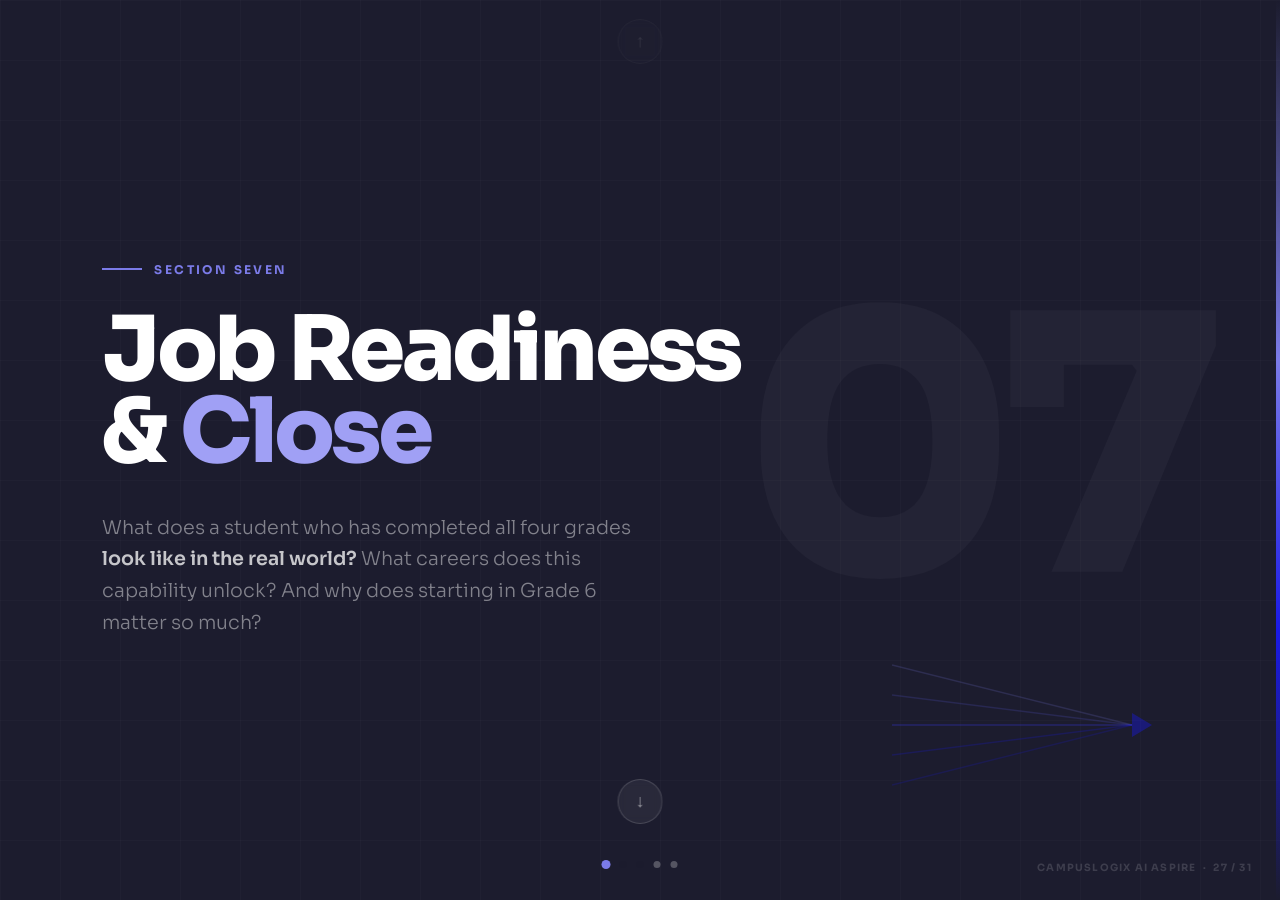
<file: section_07_complete.html>
<!DOCTYPE html>
<html lang="en">
<head>
<meta charset="UTF-8">
<meta name="viewport" content="width=device-width, initial-scale=1.0">
<title>Campuslogix AI Aspire — Section 7</title>
<link rel="preconnect" href="https://fonts.googleapis.com">
<link rel="preconnect" href="https://fonts.gstatic.com" crossorigin>
<link href="https://fonts.googleapis.com/css2?family=Sora:wght@300;400;600;700;800&display=swap" rel="stylesheet">
<style>
*,*::before,*::after{box-sizing:border-box;margin:0;padding:0}
:root{
  --deep-blue:#1A1AE6;--mid-blue:#3333CC;--periwinkle:#7B7BE8;
  --pale-blue:#A0A0F5;--off-white:#F4F4FB;--dark-navy:#1C1C2E;
  --white:#FFFFFF;--mid-grey:#4A4A6A;--light-grey:#8888A8;
}
html,body{width:100%;height:100%;font-family:'Sora',sans-serif;overflow:hidden}
.deck{width:100vw;height:100vh;position:relative;overflow:hidden}
.slide{position:absolute;inset:0;width:100%;height:100%;transform:translateY(100%);transition:transform .45s cubic-bezier(.65,0,.35,1);will-change:transform;overflow:hidden}
.slide.active{transform:translateY(0)}.slide.prev{transform:translateY(-100%)}
.nav-dots{position:fixed;bottom:clamp(18px,2.5vw,32px);left:50%;transform:translateX(-50%);display:flex;gap:10px;z-index:100}
.nav-dot{width:7px;height:7px;border-radius:50%;border:none;cursor:pointer;padding:0;transition:background .25s,transform .25s}
.nav-dot.light{background:rgba(255,255,255,.25)}.nav-dot.dark{background:rgba(28,28,46,.18)}
.nav-dot.active.light{background:var(--periwinkle);transform:scale(1.3)}.nav-dot.active.dark{background:var(--deep-blue);transform:scale(1.3)}
.nav-arrow{position:fixed;left:50%;transform:translateX(-50%);z-index:100;width:clamp(36px,3.5vw,48px);height:clamp(36px,3.5vw,48px);border-radius:50%;font-size:clamp(14px,1.4vw,18px);cursor:pointer;display:flex;align-items:center;justify-content:center;transition:background .2s,border-color .2s,color .2s;backdrop-filter:blur(4px)}
.nav-arrow.light{border:1px solid rgba(255,255,255,.15);background:rgba(255,255,255,.06);color:rgba(255,255,255,.5)}
.nav-arrow.dark{border:1px solid rgba(26,26,230,.2);background:rgba(26,26,230,.06);color:var(--mid-grey)}
.nav-arrow.light:hover{background:rgba(123,123,232,.2);border-color:rgba(123,123,232,.4);color:var(--white)}
.nav-arrow.dark:hover{background:rgba(26,26,230,.12);border-color:rgba(26,26,230,.4);color:var(--deep-blue)}
.nav-arrow.up{top:clamp(12px,1.5vw,24px)}.nav-arrow.down{bottom:clamp(52px,6vw,76px)}
.nav-arrow:disabled{opacity:.2;cursor:default}
.slide-badge{position:absolute;bottom:clamp(16px,2vw,28px);right:clamp(20px,2.2vw,32px);font-size:10px;font-weight:700;letter-spacing:.12em;text-transform:uppercase;z-index:10}
.badge-light{color:rgba(255,255,255,.15)}.badge-dark{color:rgba(28,28,46,.22)}
.top-bar{background:var(--deep-blue);padding:clamp(18px,2.2vw,28px) clamp(48px,5.5vw,80px);display:flex;align-items:center;justify-content:space-between;position:relative;z-index:2;flex-shrink:0}
.top-bar-label{font-size:clamp(10px,.95vw,12px);font-weight:700;letter-spacing:.18em;text-transform:uppercase;color:var(--pale-blue);display:flex;align-items:center;gap:12px}
.top-bar-label::before{content:'';display:block;width:24px;height:2px;background:var(--pale-blue)}
.top-bar-title{font-size:clamp(13px,1.3vw,17px);font-weight:700;color:var(--white)}

/* ══ SLIDE 27 ══════════════════════════════════════════════════════════════ */
#slide-27{background:var(--dark-navy);display:flex;flex-direction:column;justify-content:center;align-items:flex-start;padding:clamp(60px,8vw,120px)}
#slide-27::before{content:'';position:absolute;inset:0;background-image:linear-gradient(rgba(255,255,255,.02) 1px,transparent 1px),linear-gradient(90deg,rgba(255,255,255,.02) 1px,transparent 1px);background-size:60px 60px;pointer-events:none}
.s27-bg-num{position:absolute;right:clamp(40px,6vw,80px);top:50%;transform:translateY(-50%);font-size:clamp(200px,28vw,360px);font-weight:800;line-height:1;color:rgba(255,255,255,.03);letter-spacing:-.05em;pointer-events:none;user-select:none}
.s27-accent{position:absolute;right:0;top:0;bottom:0;width:4px;background:linear-gradient(to bottom,transparent,var(--periwinkle) 40%,var(--deep-blue) 70%,transparent)}
.s27-deco{position:absolute;right:clamp(80px,10vw,160px);bottom:clamp(56px,7vw,108px);pointer-events:none}
.s27-content{position:relative;z-index:2}
.s27-kicker{font-size:clamp(10px,.95vw,12px);font-weight:700;letter-spacing:.2em;text-transform:uppercase;color:var(--periwinkle);display:flex;align-items:center;gap:12px;margin-bottom:clamp(20px,2.5vw,36px)}
.s27-kicker::before{content:'';display:block;width:40px;height:2px;background:var(--periwinkle)}
.s27-title{font-size:clamp(42px,7vw,108px);font-weight:800;line-height:.92;letter-spacing:-.04em;color:var(--white);margin-bottom:clamp(24px,3vw,44px)}
.s27-title .a{color:var(--pale-blue)}
.s27-desc{font-size:clamp(14px,1.5vw,20px);font-weight:300;color:rgba(255,255,255,.45);line-height:1.65;max-width:560px}
.s27-desc strong{color:rgba(255,255,255,.75);font-weight:600}

/* ══ SLIDE 28 ══════════════════════════════════════════════════════════════ */
#slide-28{background:var(--white);display:grid;grid-template-rows:auto 1fr}
#slide-28::before{content:'';position:absolute;inset:0;background-image:radial-gradient(circle,rgba(26,26,230,.05) 1px,transparent 1px);background-size:28px 28px;pointer-events:none;z-index:0}
.s28-body{display:grid;grid-template-columns:1fr 1.5fr;position:relative;z-index:1;overflow:hidden}
.s28-left{display:flex;flex-direction:column;justify-content:center;padding:clamp(32px,4vw,52px) clamp(40px,5vw,64px) clamp(44px,5.5vw,60px);border-right:1px solid rgba(26,26,230,.08);position:relative;overflow:hidden}
.s28-bgw{position:absolute;bottom:-30px;left:-20px;font-size:clamp(80px,11vw,140px);font-weight:800;line-height:1;color:rgba(26,26,230,.04);letter-spacing:-.04em;pointer-events:none;user-select:none}
.s28-i{position:relative;z-index:1}
.eyebrow{font-size:clamp(10px,.95vw,12px);font-weight:700;letter-spacing:.2em;text-transform:uppercase;color:var(--deep-blue);display:flex;align-items:center;gap:12px;margin-bottom:clamp(14px,1.8vw,24px)}
.eyebrow::before{content:'';display:block;width:28px;height:2px;background:var(--deep-blue)}
.hl{font-size:clamp(22px,3vw,42px);font-weight:800;line-height:1.1;letter-spacing:-.02em;color:var(--dark-navy);margin-bottom:clamp(12px,1.5vw,20px)}
.hl .a{color:var(--deep-blue)}
.bt{font-size:clamp(12px,1.15vw,15px);font-weight:400;color:var(--mid-grey);line-height:1.7;border-left:3px solid rgba(26,26,230,.2);padding-left:14px;margin-bottom:clamp(16px,2vw,28px)}
.bt strong{color:var(--dark-navy);font-weight:700}
.s28-meta{font-size:clamp(11px,1.05vw,14px);font-weight:600;color:var(--light-grey);display:flex;align-items:center;gap:8px}
.s28-meta::before{content:'';display:block;width:24px;height:2px;background:rgba(26,26,230,.25)}
.s28-right{background:var(--off-white);display:grid;grid-template-columns:1fr 1fr;gap:clamp(10px,1.2vw,16px);padding:clamp(28px,3.5vw,48px) clamp(36px,4.5vw,60px) clamp(44px,5.5vw,56px)}
.pc{background:var(--white);border-radius:14px;border:1px solid rgba(26,26,230,.08);padding:clamp(18px,2.2vw,28px) clamp(18px,2vw,26px);display:flex;flex-direction:column;gap:clamp(8px,1vw,14px);transition:border-color .2s,box-shadow .2s;position:relative;overflow:hidden}
.pc:hover{border-color:rgba(26,26,230,.2);box-shadow:0 4px 24px rgba(26,26,230,.06)}
.pc::before{content:'';position:absolute;top:0;left:0;right:0;height:3px}
.pc:nth-child(1)::before{background:var(--pale-blue)}.pc:nth-child(2)::before{background:var(--periwinkle)}
.pc:nth-child(3)::before{background:var(--mid-blue)}.pc:nth-child(4)::before{background:var(--deep-blue)}
.pc-h{display:flex;align-items:center;gap:10px}
.pc-ico{width:clamp(32px,3.2vw,42px);height:clamp(32px,3.2vw,42px);border-radius:9px;display:flex;align-items:center;justify-content:center;font-size:clamp(14px,1.5vw,19px);flex-shrink:0}
.ic1{background:rgba(160,160,245,.15)}.ic2{background:rgba(123,123,232,.12)}.ic3{background:rgba(51,51,204,.12)}.ic4{background:rgba(26,26,230,.12)}
.pc-role{font-size:clamp(13px,1.3vw,17px);font-weight:800;color:var(--dark-navy);line-height:1}
.pc-sec{font-size:clamp(9px,.85vw,11px);font-weight:600;letter-spacing:.08em;text-transform:uppercase;color:var(--light-grey);margin-top:3px}
.pc-cap{font-size:clamp(11px,1.05vw,13px);font-weight:400;color:var(--mid-grey);line-height:1.6}
.pc-cap strong{color:var(--dark-navy);font-weight:700}
.pc-out{margin-top:auto;padding:clamp(8px,1vw,12px) clamp(10px,1.2vw,16px);border-radius:8px;background:rgba(26,26,230,.05);border:1px solid rgba(26,26,230,.1);font-size:clamp(10px,.95vw,12px);font-weight:600;color:var(--deep-blue);line-height:1.4}

/* ══ SLIDE 29 ══════════════════════════════════════════════════════════════ */
#slide-29{background:var(--white);display:grid;grid-template-rows:auto 1fr}
#slide-29::before{content:'';position:absolute;inset:0;background-image:radial-gradient(circle,rgba(26,26,230,.05) 1px,transparent 1px);background-size:28px 28px;pointer-events:none;z-index:0}
.s29-body{display:grid;grid-template-columns:1fr 1.2fr;position:relative;z-index:1;overflow:hidden}
.s29-left{display:flex;flex-direction:column;justify-content:center;padding:clamp(32px,4vw,52px) clamp(40px,5vw,64px) clamp(44px,5.5vw,60px);border-right:1px solid rgba(26,26,230,.08);position:relative;overflow:hidden}
.s29-bgn{position:absolute;bottom:-30px;left:-20px;font-size:clamp(100px,14vw,180px);font-weight:800;line-height:1;color:rgba(26,26,230,.04);letter-spacing:-.05em;pointer-events:none;user-select:none}
.s29-i{position:relative;z-index:1}
.s29-facts{display:flex;flex-direction:column;gap:clamp(8px,1vw,12px)}
.s29-fact{display:flex;align-items:flex-start;gap:12px;padding:clamp(10px,1.2vw,14px) clamp(14px,1.6vw,20px);border-radius:10px;background:rgba(26,26,230,.04);border:1px solid rgba(26,26,230,.1)}
.s29-fi{font-size:clamp(15px,1.5vw,19px);flex-shrink:0;margin-top:1px}
.s29-ft{font-size:clamp(12px,1.15vw,15px);font-weight:700;color:var(--dark-navy);margin-bottom:3px}
.s29-fs{font-size:clamp(10px,.95vw,12px);color:var(--light-grey);line-height:1.5}
.s29-right{background:var(--off-white);display:flex;flex-direction:column;justify-content:center;align-items:center;padding:clamp(28px,3.5vw,48px) clamp(36px,4.5vw,60px) clamp(44px,5.5vw,56px);gap:clamp(12px,1.5vw,20px)}
.s29-vl{font-size:clamp(9px,.85vw,11px);font-weight:700;letter-spacing:.14em;text-transform:uppercase;color:var(--light-grey);align-self:flex-start}
.cw{display:flex;gap:clamp(20px,3vw,48px);align-items:flex-end;width:100%}
.cc{display:flex;flex-direction:column;align-items:center;flex:1}
.ch{font-size:clamp(11px,1.05vw,13px);font-weight:800;color:var(--dark-navy);margin-bottom:clamp(10px,1.2vw,16px);text-align:center;padding:clamp(6px,.7vw,9px) clamp(12px,1.4vw,18px);border-radius:100px;background:rgba(26,26,230,.06);border:1px solid rgba(26,26,230,.14)}
.ys{display:flex;flex-direction:column-reverse;gap:3px;width:100%}
.yb{border-radius:8px;padding:clamp(8px,1vw,12px) clamp(10px,1.2vw,16px);display:flex;align-items:center;gap:8px}
.yg{font-size:clamp(9px,.85vw,11px);font-weight:800;letter-spacing:.08em;flex-shrink:0}
.yt{font-size:clamp(8px,.78vw,10px);font-weight:600;letter-spacing:.04em;opacity:.8}
.sa .yb:nth-child(1){background:rgba(26,26,230,.18);border:1px solid rgba(26,26,230,.3)}.sa .yb:nth-child(1) .yg,.sa .yb:nth-child(1) .yt{color:#2222CC}
.sa .yb:nth-child(2){background:rgba(51,51,204,.14);border:1px solid rgba(51,51,204,.25)}.sa .yb:nth-child(2) .yg,.sa .yb:nth-child(2) .yt{color:#3333AA}
.sa .yb:nth-child(3){background:rgba(123,123,232,.12);border:1px solid rgba(123,123,232,.22)}.sa .yb:nth-child(3) .yg,.sa .yb:nth-child(3) .yt{color:#4444AA}
.sa .yb:nth-child(4){background:rgba(160,160,245,.12);border:1px solid rgba(160,160,245,.22)}.sa .yb:nth-child(4) .yg,.sa .yb:nth-child(4) .yt{color:#5555AA}
.sb .yb:nth-child(1){background:rgba(26,26,230,.18);border:1px solid rgba(26,26,230,.3)}.sb .yb:nth-child(1) .yg,.sb .yb:nth-child(1) .yt{color:#2222CC}
.co{margin-top:clamp(10px,1.2vw,16px);text-align:center;font-size:clamp(11px,1.05vw,13px);font-weight:700;line-height:1.4}
.sa-o{color:var(--deep-blue)}.sb-o{color:var(--light-grey)}
.gc{width:100%;text-align:center;padding:clamp(12px,1.4vw,18px) clamp(16px,1.8vw,24px);border-radius:12px;background:rgba(26,26,230,.07);border:1px solid rgba(26,26,230,.15)}
.gcn{font-size:clamp(28px,3.5vw,46px);font-weight:800;color:var(--deep-blue);letter-spacing:-.03em;line-height:1}
.gcl{font-size:clamp(11px,1.05vw,14px);font-weight:600;color:var(--mid-grey);margin-top:4px}

/* ══ SLIDE 30 ══════════════════════════════════════════════════════════════ */
#slide-30{background:var(--dark-navy);display:flex;flex-direction:column;justify-content:center;align-items:center;padding:clamp(60px,8vw,120px);position:relative}
#slide-30::before{content:'';position:absolute;inset:0;background-image:linear-gradient(rgba(255,255,255,.015) 1px,transparent 1px),linear-gradient(90deg,rgba(255,255,255,.015) 1px,transparent 1px);background-size:60px 60px;pointer-events:none;z-index:0}
.s30-glow{position:absolute;top:50%;left:50%;transform:translate(-50%,-50%);width:60vw;height:60vh;background:radial-gradient(ellipse,rgba(26,26,230,.08) 0%,transparent 70%);pointer-events:none;z-index:0}
.s30-c{position:relative;z-index:1;text-align:center;max-width:900px}
.s30-rt{width:clamp(40px,5vw,72px);height:3px;background:linear-gradient(to right,transparent,var(--periwinkle),var(--deep-blue),transparent);border-radius:2px;margin:0 auto clamp(28px,3.5vw,52px)}
.s30-pre{font-size:clamp(13px,1.4vw,18px);font-weight:300;color:rgba(255,255,255,.4);letter-spacing:.06em;text-transform:uppercase;margin-bottom:clamp(20px,2.5vw,36px)}
.s30-st{font-size:clamp(20px,3vw,44px);font-weight:400;color:rgba(255,255,255,.75);line-height:1.45;letter-spacing:-.01em;margin-bottom:clamp(8px,1vw,14px)}
.s30-st .em{font-weight:800;color:var(--white)}
.s30-st .ac{font-weight:700;color:var(--pale-blue)}
.s30-rb{width:clamp(40px,5vw,72px);height:3px;background:linear-gradient(to right,var(--deep-blue),var(--periwinkle),transparent);border-radius:2px;margin:clamp(28px,3.5vw,52px) auto 0}

/* ══ SLIDE 31 ══════════════════════════════════════════════════════════════ */
#slide-31{background:var(--dark-navy);display:flex;flex-direction:column;justify-content:center;align-items:center}
#slide-31::before{content:'';position:absolute;inset:0;background-image:linear-gradient(rgba(255,255,255,.018) 1px,transparent 1px),linear-gradient(90deg,rgba(255,255,255,.018) 1px,transparent 1px);background-size:60px 60px;pointer-events:none;z-index:0}
.s31-c{position:relative;z-index:1;display:flex;flex-direction:column;align-items:center;gap:clamp(8px,1vw,14px);text-align:center}
.s31-wm{font-size:clamp(52px,8vw,112px);font-weight:800;line-height:1;letter-spacing:-.03em;color:var(--white)}
.s31-wm em{font-style:normal;color:var(--pale-blue)}
.s31-pg{font-size:clamp(16px,2.2vw,30px);font-weight:300;color:rgba(255,255,255,.5);letter-spacing:.04em}
.s31-div{width:clamp(40px,5vw,72px);height:2px;margin-top:clamp(8px,1vw,14px);background:linear-gradient(to right,transparent,var(--periwinkle),var(--deep-blue),transparent);border-radius:2px}
</style>
</head>
<body>
<div class="deck">

<div class="slide active" id="slide-27">
  <div class="s27-accent"></div>
  <div class="s27-bg-num">07</div>
  <div class="s27-deco">
    <svg width="260" height="160" viewBox="0 0 260 160" fill="none">
      <line x1="0" y1="20"  x2="240" y2="80" stroke="rgba(123,123,232,.18)" stroke-width="1.5"/>
      <line x1="0" y1="50"  x2="240" y2="80" stroke="rgba(85,85,204,.22)"   stroke-width="1.5"/>
      <line x1="0" y1="80"  x2="240" y2="80" stroke="rgba(51,51,204,.28)"   stroke-width="2"/>
      <line x1="0" y1="110" x2="240" y2="80" stroke="rgba(26,26,230,.22)"   stroke-width="1.5"/>
      <line x1="0" y1="140" x2="240" y2="80" stroke="rgba(26,26,230,.18)"   stroke-width="1.5"/>
      <polygon points="240,68 260,80 240,92" fill="rgba(26,26,230,.4)"/>
    </svg>
  </div>
  <div class="s27-content">
    <div class="s27-kicker">Section Seven</div>
    <div class="s27-title">Job Readiness<br>&amp; <span class="a">Close</span></div>
    <p class="s27-desc">What does a student who has completed all four grades <strong>look like in the real world?</strong> What careers does this capability unlock? And why does starting in Grade 6 matter so much?</p>
  </div>
  <div class="slide-badge badge-light">Campuslogix AI Aspire &nbsp;·&nbsp; 27 / 31</div>
</div>

<div class="slide" id="slide-28">
  <div class="top-bar"><div class="top-bar-label">Job Readiness</div><div class="top-bar-title">Four Profiles. One Capability.</div></div>
  <div class="s28-body">
    <div class="s28-left">
      <div class="s28-bgw">FUTURE</div>
      <div class="s28-i">
        <div class="eyebrow">The Real-World Payoff</div>
        <h2 class="hl">Every industry.<br>Every role.<br><span class="a">One advantage.</span></h2>
        <p class="bt">AI literacy is not a technology skill. It is a <strong>thinking and working skill</strong> that compounds across every profession. The student who can direct AI precisely, evaluate its output critically, and build with it confidently will outperform peers who cannot — in any field they choose.</p>
        <div class="s28-meta">Medicine · Law · Business · Design · Finance · Education</div>
      </div>
    </div>
    <div class="s28-right">
      <div class="pc">
        <div class="pc-h"><div class="pc-ico ic1">📊</div><div><div class="pc-role">The Analyst</div><div class="pc-sec">Data · Business · Research</div></div></div>
        <div class="pc-cap">Processes large datasets, generates structured reports, and surfaces patterns using AI as a precision tool — not a shortcut. <strong>Works with a depth and speed that peers without AI literacy cannot match.</strong></div>
        <div class="pc-out">Answers questions in hours that take others days</div>
      </div>
      <div class="pc">
        <div class="pc-h"><div class="pc-ico ic2">📣</div><div><div class="pc-role">The Marketer</div><div class="pc-sec">Marketing · Content · Communications</div></div></div>
        <div class="pc-cap">Generates content strategies, tests and iterates copy variants, analyses campaign performance, and adapts in real time. <strong>Creates at scale without losing voice or quality.</strong></div>
        <div class="pc-out">Ships in a day what once took a team a week</div>
      </div>
      <div class="pc">
        <div class="pc-h"><div class="pc-ico ic3">⚖️</div><div><div class="pc-role">The Professional</div><div class="pc-sec">Law · Medicine · Finance · Education</div></div></div>
        <div class="pc-cap">Researches faster, drafts more accurately, flags edge cases others miss — and knows exactly when <strong>not</strong> to trust the AI's output. <strong>Delivers better work with better judgment.</strong></div>
        <div class="pc-out">Trusted precisely because they know AI's limits</div>
      </div>
      <div class="pc">
        <div class="pc-h"><div class="pc-ico ic4">🚀</div><div><div class="pc-role">The Entrepreneur</div><div class="pc-sec">Founders · Innovators · Problem-Solvers</div></div></div>
        <div class="pc-cap">Describes a product idea in plain English, builds a working prototype, and presents it — <strong>without needing a technical co-founder.</strong></div>
        <div class="pc-out">Builds what others only conceptualise</div>
      </div>
    </div>
  </div>
  <div class="slide-badge badge-dark">Campuslogix AI Aspire &nbsp;·&nbsp; 28 / 31</div>
</div>

<div class="slide" id="slide-29">
  <div class="top-bar"><div class="top-bar-label">Job Readiness</div><div class="top-bar-title">Why Now. Why Grade 6.</div></div>
  <div class="s29-body">
    <div class="s29-left">
      <div class="s29-bgn">4×</div>
      <div class="s29-i">
        <div class="eyebrow">The Compounding Argument</div>
        <h2 class="hl">Starting early<br>is not an<br><span class="a">advantage.</span><br>It is the point.</h2>
        <p class="bt">A student who starts in Grade 6 arrives at Grade 9 with <strong>four years of compounded capability.</strong> A student who starts in Grade 9 gets one year. The gap by the time they enter higher education or the workforce is not marginal — it is structural.</p>
        <div class="s29-facts">
          <div class="s29-fact"><div class="s29-fi">🔗</div><div><div class="s29-ft">Each year requires the previous</div><div class="s29-fs">Grade 8 vibe coding is only possible because Grade 7 built the prompt engineering foundation.</div></div></div>
          <div class="s29-fact"><div class="s29-fi">⏱️</div><div><div class="s29-ft">The window is now</div><div class="s29-fs">Every year a school waits is a year of compound capability that cannot be recovered later.</div></div></div>
        </div>
      </div>
    </div>
    <div class="s29-right">
      <div class="s29-vl">Capability at Grade 9 — By Start Year</div>
      <div class="cw">
        <div class="cc">
          <div class="ch">Starts Grade 6</div>
          <div class="ys sa">
            <div class="yb"><div class="yg">G9</div><div class="yt">Evaluate &amp; Create</div></div>
            <div class="yb"><div class="yg">G8</div><div class="yt">Apply</div></div>
            <div class="yb"><div class="yg">G7</div><div class="yt">Understand</div></div>
            <div class="yb"><div class="yg">G6</div><div class="yt">Discover</div></div>
          </div>
          <div class="co sa-o">4 years of<br>compound capability</div>
        </div>
        <div class="cc">
          <div class="ch">Starts Grade 9</div>
          <div class="ys sb">
            <div class="yb"><div class="yg">G9</div><div class="yt">Evaluate &amp; Create</div></div>
          </div>
          <div class="co sb-o">1 year —<br>no foundation beneath it</div>
        </div>
      </div>
      <div class="gc">
        <div class="gcn">3 years</div>
        <div class="gcl">of unreachable compound capability separating the two students — by Grade 9</div>
      </div>
    </div>
  </div>
  <div class="slide-badge badge-dark">Campuslogix AI Aspire &nbsp;·&nbsp; 29 / 31</div>
</div>

<div class="slide" id="slide-30">
  <div class="s30-glow"></div>
  <div class="s30-c">
    <div class="s30-rt"></div>
    <div class="s30-pre">Campuslogix AI Aspire for Schools</div>
    <div class="s30-st">
      A student who completes this programme<br>
      does not just <span class="em">know about AI.</span><br><br>
      They know how to <span class="ac">think</span> in a world shaped by it —<br>
      and they have the skills, judgment, and confidence<br>
      to use it <span class="em">responsibly, creatively,</span><br>
      and <span class="em">effectively.</span>
    </div>
    <div class="s30-rb"></div>
  </div>
  <div class="slide-badge badge-light">Campuslogix AI Aspire &nbsp;·&nbsp; 30 / 31</div>
</div>

<div class="slide" id="slide-31">
  <div class="s31-c">
    <div class="s31-wm">Campus<em>logix</em></div>
    <div class="s31-pg">AI Aspire for Schools</div>
    <div class="s31-div"></div>
  </div>
  <div class="slide-badge badge-light">Campuslogix AI Aspire &nbsp;·&nbsp; 31 / 31</div>
</div>

</div>

<div class="nav-dots" id="dots"></div>
<button class="nav-arrow up light" id="btn-up" disabled>&#8593;</button>
<button class="nav-arrow down light" id="btn-down">&#8595;</button>

<script>
const slides=Array.from(document.querySelectorAll('.slide'));
const dotsEl=document.getElementById('dots');
const btnUp=document.getElementById('btn-up');
const btnDown=document.getElementById('btn-down');
let current=0;
const themes=['light','dark','dark','light','light'];
slides.forEach((_,i)=>{
  const d=document.createElement('button');
  d.className='nav-dot '+themes[i]+(i===0?' active':'');
  d.setAttribute('aria-label','Slide '+(i+1));
  d.addEventListener('click',()=>goTo(i));
  dotsEl.appendChild(d);
});
const dots=Array.from(dotsEl.querySelectorAll('.nav-dot'));
function setArrows(idx){[btnUp,btnDown].forEach(b=>{b.className=b.className.replace(/\b(light|dark)\b/,themes[idx]);})}
function goTo(idx){
  if(idx<0||idx>=slides.length)return;
  slides[current].classList.remove('active');slides[current].classList.add('prev');
  const prev=slides[current];setTimeout(()=>prev.classList.remove('prev'),500);
  current=idx;slides[current].classList.remove('prev');slides[current].classList.add('active');
  dots.forEach((d,i)=>d.classList.toggle('active',i===current));
  btnUp.disabled=current===0;btnDown.disabled=current===slides.length-1;setArrows(current);
}
btnUp.addEventListener('click',()=>goTo(current-1));
btnDown.addEventListener('click',()=>goTo(current+1));
document.addEventListener('keydown',e=>{
  if(['ArrowDown','ArrowRight',' '].includes(e.key)){e.preventDefault();goTo(current+1);}
  if(['ArrowUp','ArrowLeft'].includes(e.key)){e.preventDefault();goTo(current-1);}
});
let ty=0;
document.addEventListener('touchstart',e=>{ty=e.touches[0].clientY;},{passive:true});
document.addEventListener('touchend',e=>{const dy=e.changedTouches[0].clientY-ty;if(Math.abs(dy)>50){dy<0?goTo(current+1):goTo(current-1);}});
</script>
</body>
</html>
</file>
